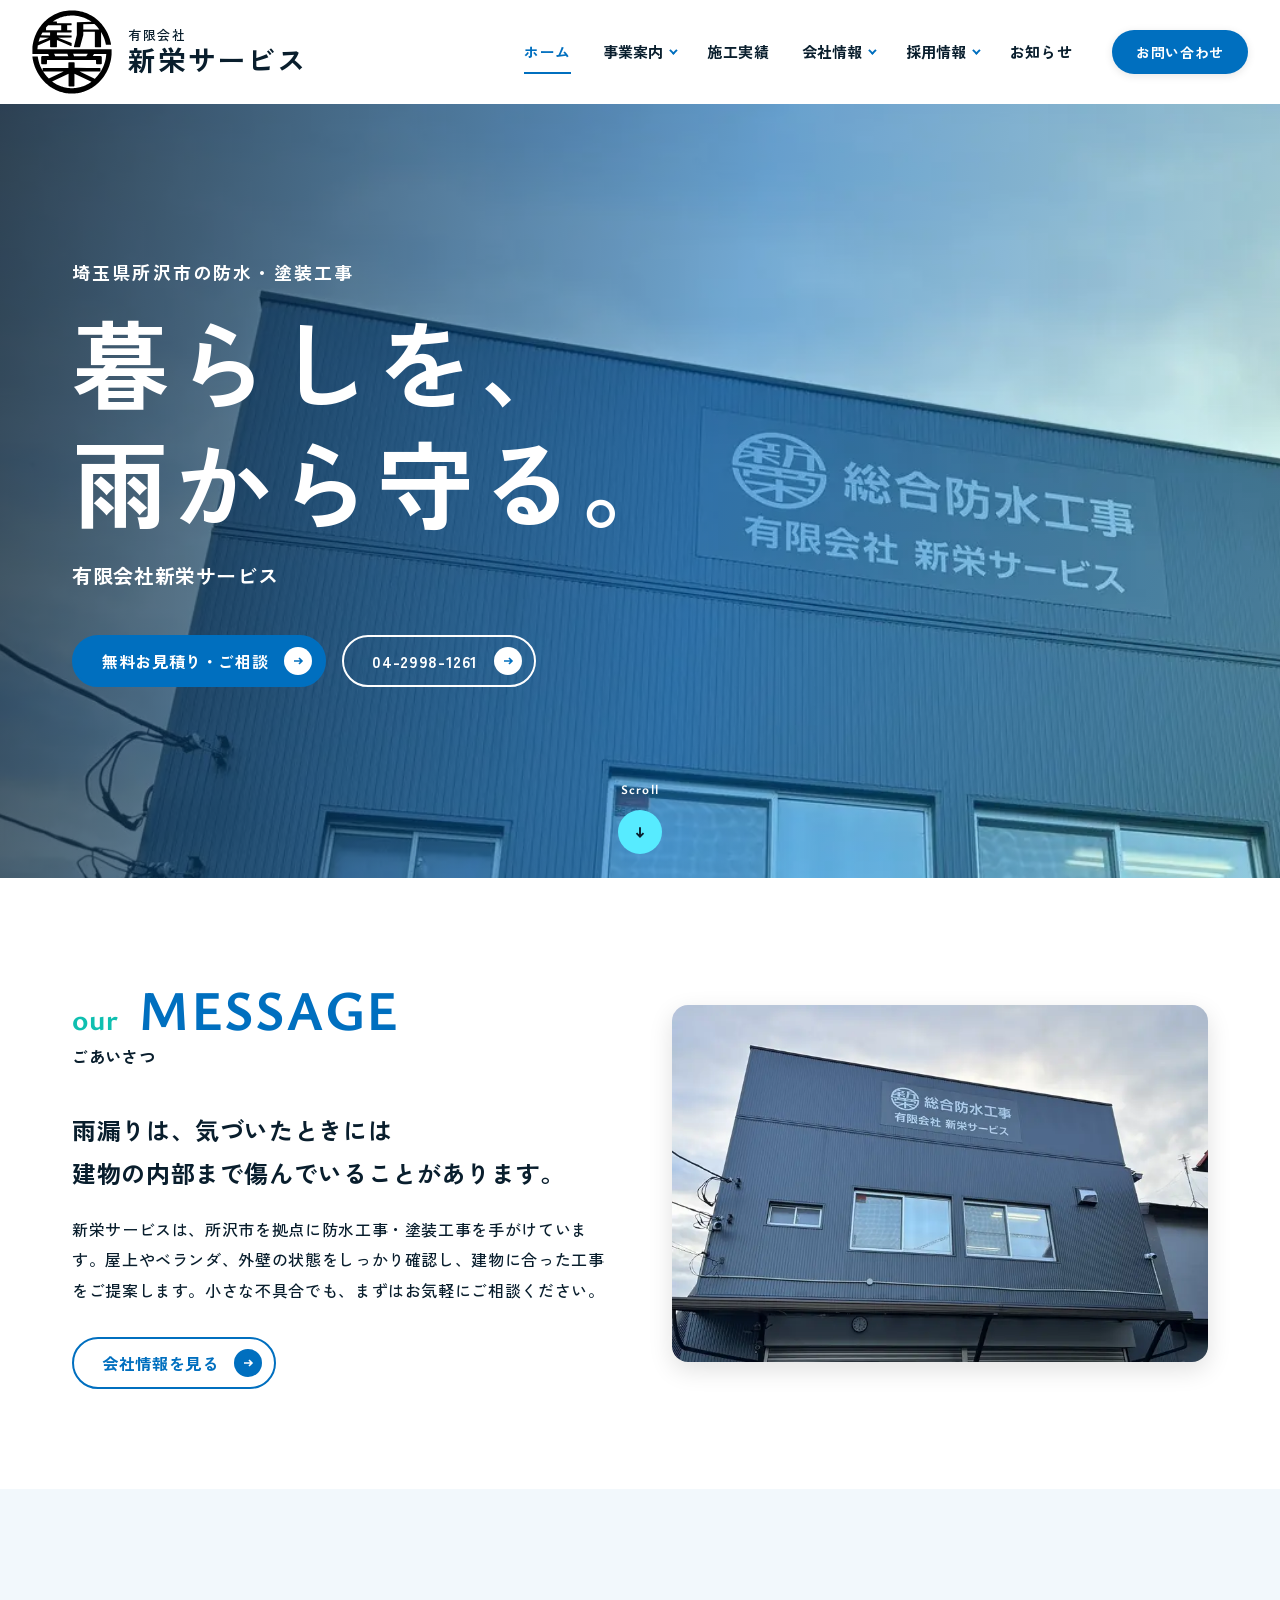
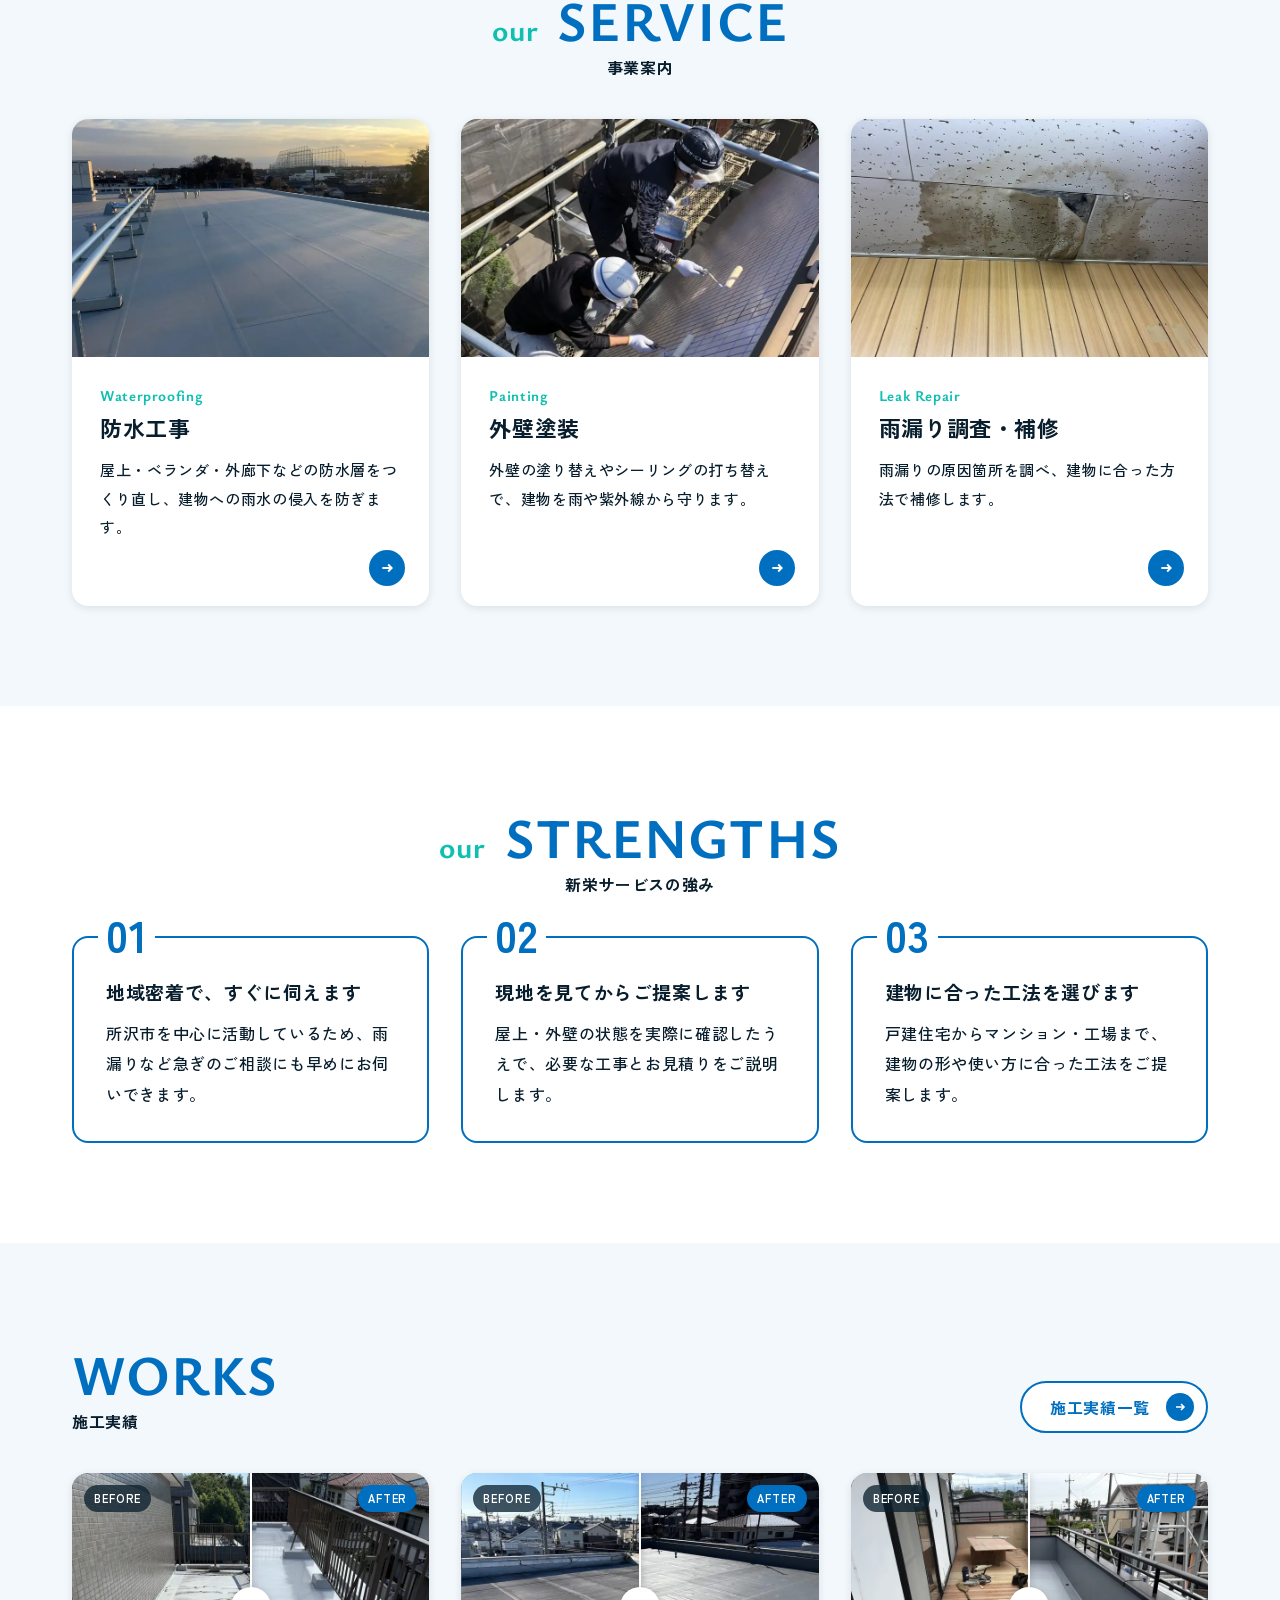
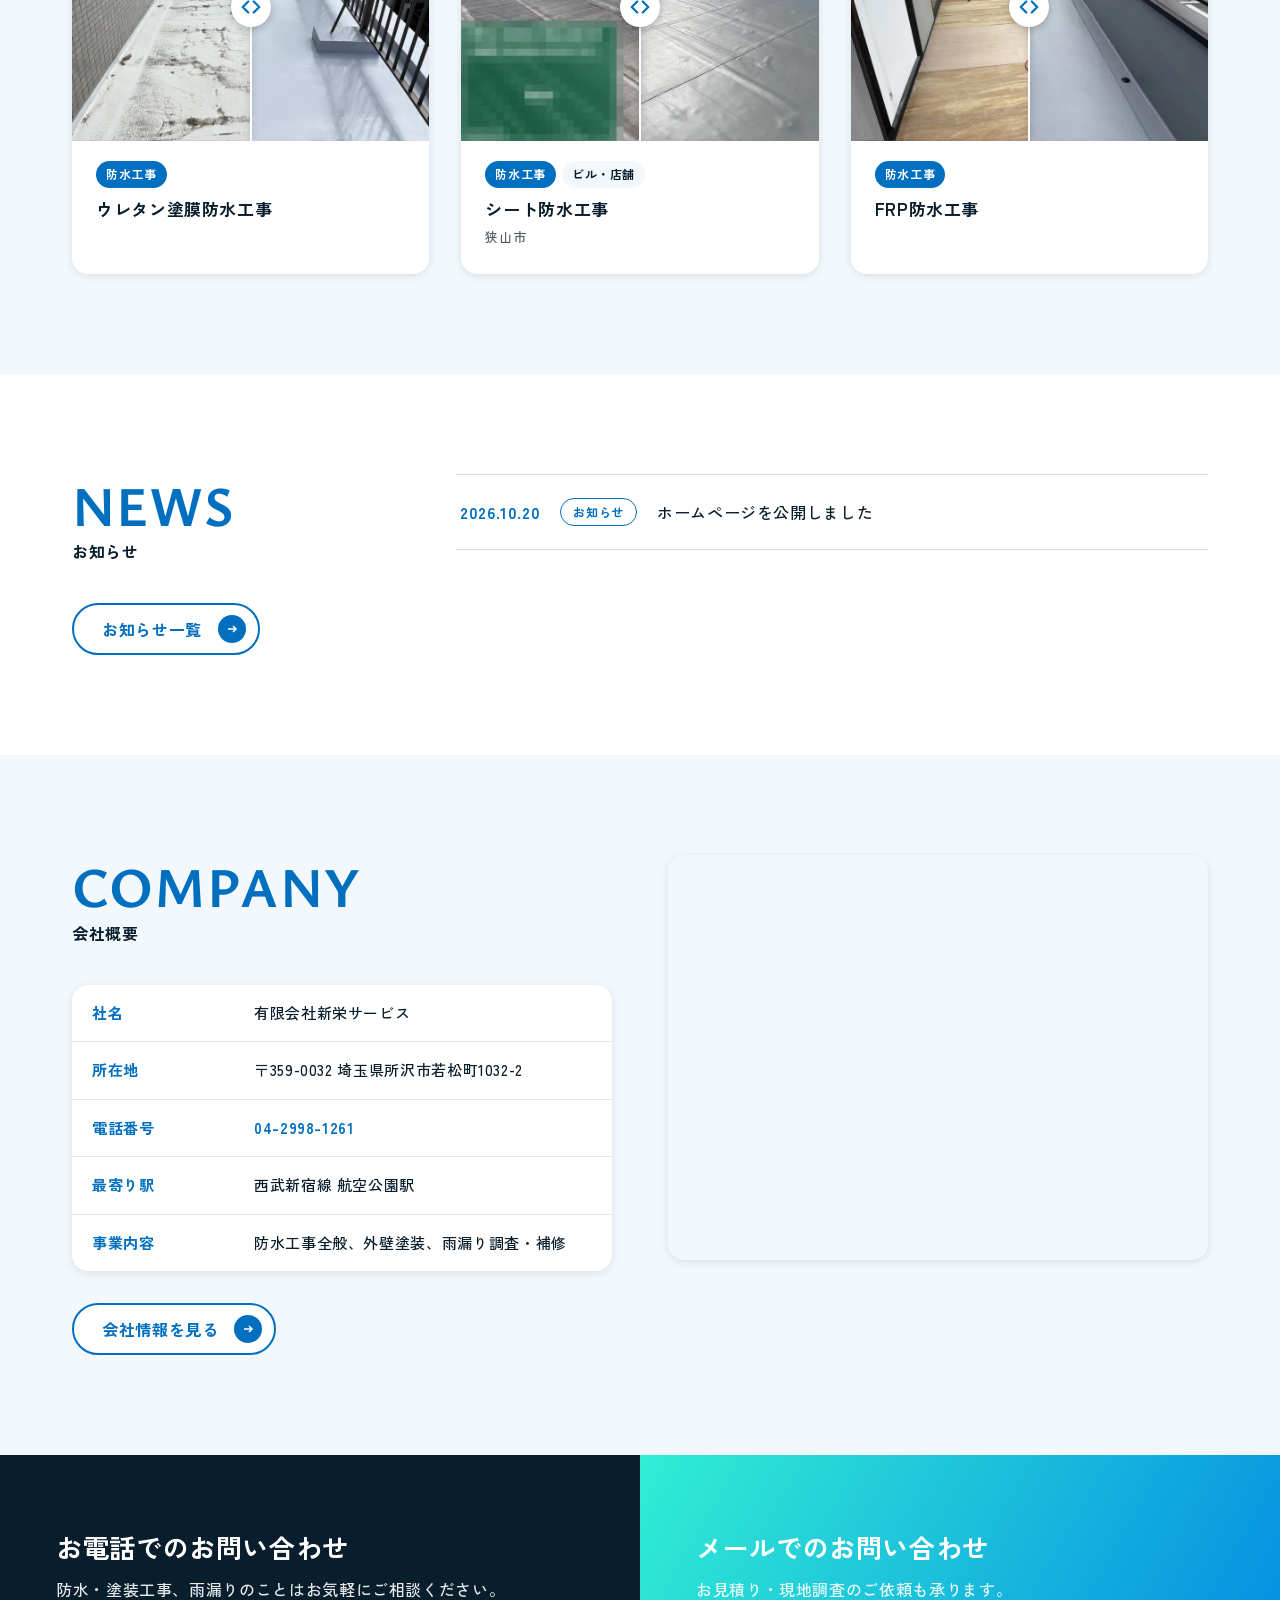
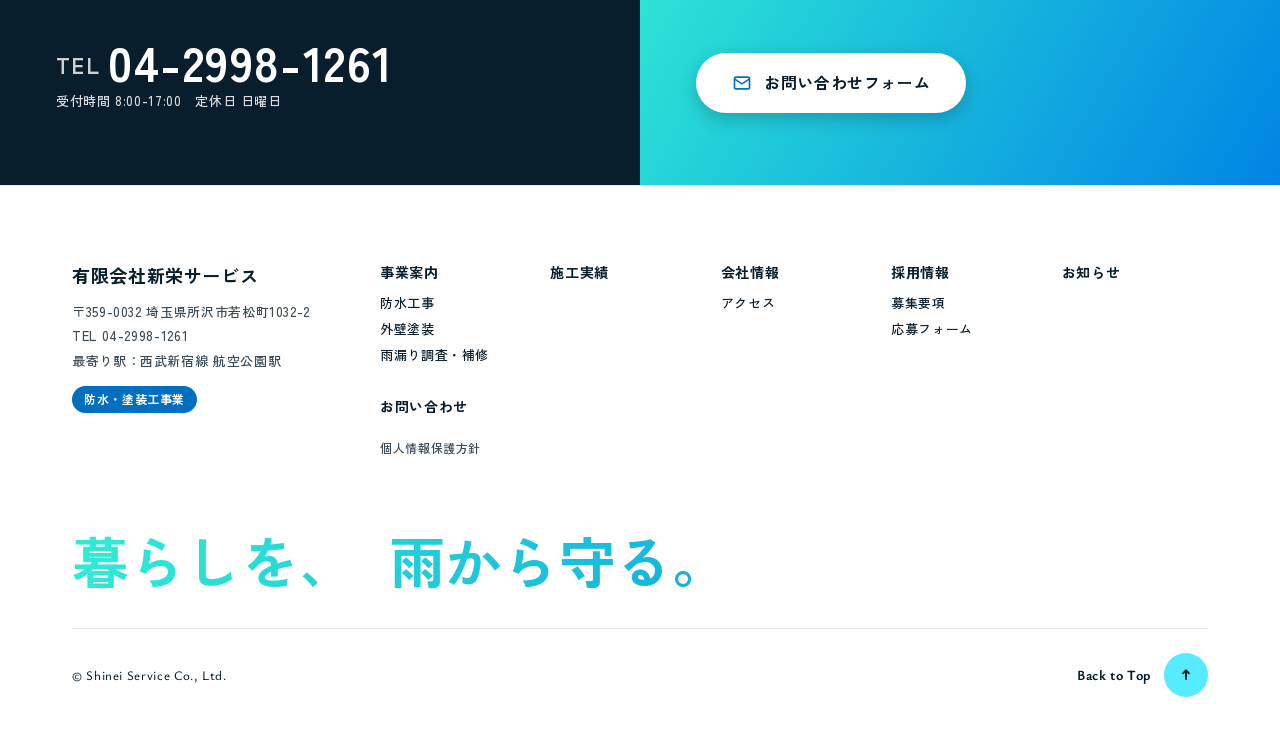
<file: index.html>
<!doctype html>
<html lang="ja">
<head>
<meta charset="UTF-8">
<meta name="viewport" content="width=device-width, initial-scale=1.0">
<title>所沢市の防水工事・外壁塗装・雨漏り補修｜有限会社新栄サービス</title>
<meta name="description" content="有限会社新栄サービスは埼玉県所沢市の防水・塗装工事会社です（1991年創業）。屋上・ベランダの防水工事、外壁塗装、雨漏りの調査・補修は無料でお見積りします。所沢市・狭山市・入間市など埼玉県西部と東京都多摩北部に対応。">
<meta property="og:locale" content="ja_JP">
<meta property="og:site_name" content="有限会社新栄サービス">
<meta property="og:type" content="website">
<meta property="og:title" content="所沢市の防水工事・外壁塗装・雨漏り補修｜有限会社新栄サービス">
<meta property="og:description" content="有限会社新栄サービスは埼玉県所沢市の防水・塗装工事会社です（1991年創業）。屋上・ベランダの防水工事、外壁塗装、雨漏りの調査・補修は無料でお見積りします。所沢市・狭山市・入間市など埼玉県西部と東京都多摩北部に対応。">
<meta property="og:image" content="https://shinei1991.jp/assets/img/common/ogp.jpg">
<meta property="og:image:width" content="1200">
<meta property="og:image:height" content="630">
<meta name="twitter:card" content="summary_large_image">
<!-- ▼ 計測タグ（Google アナリティクス / タグマネージャー）は公開時にここへ追加 -->
<link rel="preload" as="image" href="assets/img/top/hero.webp" imagesrcset="assets/img/top/hero-800.webp 800w, assets/img/top/hero-1200.webp 1200w, assets/img/top/hero.webp 1477w" imagesizes="(max-width: 768px) 160vw, 140vw" fetchpriority="high">
<link rel="preconnect" href="https://fonts.googleapis.com">
<link rel="preconnect" href="https://fonts.gstatic.com" crossorigin>
<link rel="preload" as="style" href="https://fonts.googleapis.com/css2?family=Ysabeau:wght@700&family=Zen+Kaku+Gothic+New:wght@500;700&display=swap">
<link rel="stylesheet" href="https://fonts.googleapis.com/css2?family=Ysabeau:wght@700&family=Zen+Kaku+Gothic+New:wght@500;700&display=swap" media="print" onload="this.media='all'">
<noscript><link rel="stylesheet" href="https://fonts.googleapis.com/css2?family=Ysabeau:wght@700&family=Zen+Kaku+Gothic+New:wght@500;700&display=swap"></noscript>
<link rel="stylesheet" href="assets/css/style.css?v=20261025">
<!-- ▼ SEO（canonical / 構造化データ） -->
<link rel="canonical" href="https://shinei1991.jp/">
<meta property="og:url" content="https://shinei1991.jp/">
<link rel="icon" href="assets/img/common/logo.svg" type="image/svg+xml">
<link rel="apple-touch-icon" href="assets/img/common/apple-touch-icon.png">
<meta name="theme-color" content="#0084E4">
<script type="application/ld+json">
{
  "@context": "https://schema.org",
  "@type": "HomeAndConstructionBusiness",
  "@id": "https://shinei1991.jp/#organization",
  "name": "有限会社新栄サービス",
  "alternateName": "新栄サービス",
  "url": "https://shinei1991.jp/",
  "logo": "https://shinei1991.jp/assets/img/common/logo.svg",
  "image": "https://shinei1991.jp/assets/img/common/ogp.jpg",
  "description": "埼玉県所沢市の防水工事・外壁塗装・雨漏り調査と補修の専門会社。",
  "telephone": "+81-4-2998-1261",
  "foundingDate": "1991-03",
  "address": {
    "@type": "PostalAddress",
    "postalCode": "359-0032",
    "addressRegion": "埼玉県",
    "addressLocality": "所沢市",
    "streetAddress": "若松町1032-2",
    "addressCountry": "JP"
  },
  "openingHoursSpecification": [
    {
      "@type": "OpeningHoursSpecification",
      "dayOfWeek": [
        "Monday",
        "Tuesday",
        "Wednesday",
        "Thursday",
        "Friday",
        "Saturday"
      ],
      "opens": "08:00",
      "closes": "17:00"
    }
  ],
  "areaServed": [
    {
      "@type": "City",
      "name": "所沢市"
    },
    {
      "@type": "City",
      "name": "狭山市"
    },
    {
      "@type": "City",
      "name": "入間市"
    },
    {
      "@type": "City",
      "name": "川越市"
    },
    {
      "@type": "City",
      "name": "新座市"
    },
    {
      "@type": "City",
      "name": "三芳町"
    },
    {
      "@type": "City",
      "name": "東村山市"
    },
    {
      "@type": "City",
      "name": "清瀬市"
    },
    {
      "@type": "City",
      "name": "東大和市"
    }
  ],
  "hasOfferCatalog": {
    "@type": "OfferCatalog",
    "name": "事業内容",
    "itemListElement": [
      {
        "@type": "Offer",
        "itemOffered": {
          "@type": "Service",
          "name": "防水工事",
          "url": "https://shinei1991.jp/waterproofing.html"
        }
      },
      {
        "@type": "Offer",
        "itemOffered": {
          "@type": "Service",
          "name": "外壁塗装",
          "url": "https://shinei1991.jp/painting.html"
        }
      },
      {
        "@type": "Offer",
        "itemOffered": {
          "@type": "Service",
          "name": "雨漏り調査・補修",
          "url": "https://shinei1991.jp/repair.html"
        }
      }
    ]
  }
}
</script>
<script type="application/ld+json">
{
  "@context": "https://schema.org",
  "@type": "WebSite",
  "@id": "https://shinei1991.jp/#website",
  "url": "https://shinei1991.jp/",
  "name": "有限会社新栄サービス",
  "inLanguage": "ja",
  "publisher": {
    "@id": "https://shinei1991.jp/#organization"
  }
}
</script>
</head>

<body class="page-home">

<div class="c-loading" id="loading" aria-hidden="true">
  <div class="c-loading__center">
    <svg class="c-loading__emblem" viewBox="0 0 3956 4135" focusable="false">
      <defs>
        <clipPath id="loadingClip"><path fill-rule="evenodd" clip-rule="evenodd" d="M524.3,2984.4 502.8,2948.4 481.4,2910.1 442.8,2833.5 424.7,2793.6 406.9,2751.2 375.4,2667.0 347.4,2579.3 322.5,2486.3 301.4,2390.2 284.1,2291.4 272.6,2286.5 147.8,2286.3 23.3,2288.1 20.0,2298.8 20.0,2303.6 27.3,2359.0 40.0,2435.8 56.2,2513.9 72.4,2579.8 90.8,2645.1 111.3,2709.9 134.5,2776.0 159.2,2839.6 186.7,2904.3 215.3,2966.5 246.7,3029.7 277.1,3086.5 310.2,3143.8 345.1,3200.1 381.7,3255.1 418.8,3307.2 458.7,3359.7 500.2,3410.9 543.2,3460.7 587.8,3509.1 633.9,3556.1 680.4,3600.8 728.8,3644.2 776.8,3684.6 827.6,3724.5 877.9,3761.5 930.9,3797.9 983.2,3831.4 1038.2,3864.1 1094.1,3894.9 1150.9,3923.8 1208.6,3950.8 1267.1,3975.8 1326.4,3998.9 1384.5,4019.3 1445.1,4038.4 1504.4,4054.9 1566.2,4069.9 1626.5,4082.5 1689.3,4093.3 1750.5,4101.8 1814.0,4108.5 1875.9,4112.9 1938.0,4115.2 2000.4,4115.4 2062.9,4113.5 2125.6,4109.5 2188.0,4103.4 2249.9,4095.2 2311.3,4085.0 2372.0,4072.8 2432.2,4058.6 2493.6,4041.8 2552.5,4023.7 2612.4,4003.0 2671.6,3980.3 2729.9,3955.6 2787.3,3929.1 2843.9,3900.6 2899.4,3870.3 2954.0,3838.2 3007.5,3804.2 3060.0,3768.6 3111.3,3731.1 3163.0,3690.8 3213.5,3648.6 3262.7,3604.8 3310.5,3559.2 3356.9,3511.9 3401.8,3463.1 3444.0,3414.2 3486.0,3362.2 3525.2,3310.3 3562.9,3257.1 3599.1,3202.4 3635.0,3144.2 3668.9,3085.3 3701.0,3025.4 3731.2,2964.6 3759.4,2903.0 3785.8,2840.4 3810.1,2777.1 3831.9,2714.9 3852.3,2650.1 3870.1,2586.6 3885.9,2522.6 3899.8,2458.0 3912.6,2386.9 3922.7,2317.3 3932.1,2229.1 3931.3,2211.6 3932.7,2208.2 3935.9,2205.5 3935.9,1933.5 267.3,1934.1 287.8,1741.6 894.5,1480.1 895.4,1814.4 896.1,1817.8 898.2,1820.8 903.2,1824.5 909.5,1827.3 925.3,1830.7 1201.3,1830.7 1213.0,1828.9 1221.2,1825.9 1228.1,1821.3 1231.5,1816.7 1232.8,1811.1 1233.5,1478.3 1922.8,1772.3 1934.9,1776.3 1942.9,1777.1 1950.7,1775.6 1958.0,1770.9 1959.9,1628.0 1289.8,1360.2 1928.5,1357.9 1939.3,1355.1 1947.3,1351.3 1953.4,1346.4 1956.4,1340.4 1959.2,1313.8 1958.7,1285.3 1956.1,1263.2 1954.5,1260.3 1950.5,1256.5 1938.7,1251.1 1926.3,1249.2 1233.3,1248.9 1233.3,1103.4 1919.5,1103.2 1932.8,1101.6 1943.8,1098.3 1952.3,1092.9 1955.9,1087.0 1958.1,1075.0 1959.1,1063.0 1958.3,1010.6 1951.3,1003.5 1942.9,998.5 1933.5,995.3 1921.3,993.7 1739.3,991.9 1739.2,753.0 1920.4,752.7 1932.8,751.2 1944.3,747.3 1952.6,742.0 1958.2,736.3 1956.5,663.6 1955.1,659.2 1949.7,654.4 1937.3,649.6 1922.2,647.6 1234.0,647.5 1231.6,581.9 1228.1,575.3 1219.5,569.7 1211.2,567.2 1203.4,566.3 1029.4,563.9 1086.9,526.0 1145.6,490.8 1205.6,458.1 1268.4,427.3 1330.5,400.0 1395.4,374.7 1459.4,352.7 1526.2,332.9 1570.5,321.5 1615.2,311.2 1660.1,302.2 1707.3,294.0 1752.8,287.5 1800.6,282.0 1848.5,277.8 1894.7,275.0 1941.0,273.5 1989.3,273.2 2035.4,274.3 2083.4,276.6 2131.3,280.3 2177.0,285.2 2224.4,291.5 2269.7,298.8 2316.6,307.8 2361.4,317.6 2405.8,328.7 2449.9,341.0 2495.6,355.1 2538.9,369.8 2581.9,385.8 2624.5,403.0 2666.6,421.4 2708.3,441.0 2749.5,461.8 2790.2,483.8 2830.3,507.0 2869.8,531.4 2908.8,557.0 2945.5,582.7 2247.4,599.2 2238.6,600.2 2230.9,602.6 2224.1,606.7 2217.9,612.7 2217.6,1229.5 2071.7,1811.5 2071.9,1817.1 2075.0,1821.7 2082.1,1826.4 2090.7,1829.4 2101.7,1831.0 2347.9,1830.7 2357.1,1829.3 2364.3,1826.4 2369.9,1821.9 2374.2,1816.0 2378.3,1806.9 2381.6,1796.0 2536.6,1228.8 2536.9,1072.2 3108.1,1072.2 3108.6,1815.4 3110.5,1820.5 3117.3,1825.5 3129.0,1829.1 3140.5,1830.6 3388.8,1830.3 3396.2,1829.3 3404.2,1826.2 3411.1,1821.2 3414.6,1816.3 3415.9,1810.5 3416.5,1086.6 3457.6,1155.7 3495.9,1228.2 3530.5,1302.3 3561.4,1377.9 3589.5,1456.7 3614.6,1538.9 3636.1,1622.4 3654.6,1709.0 3911.2,1708.9 3900.5,1651.1 3888.0,1592.0 3874.0,1533.5 3858.4,1475.7 3841.3,1418.4 3822.6,1361.7 3802.3,1305.5 3780.6,1249.8 3756.4,1192.7 3730.6,1136.2 3709.4,1093.4 3683.9,1045.5 3655.3,994.9 3624.4,943.6 3593.4,895.2 3560.0,846.3 3503.2,769.6 3442.1,694.7 3377.8,623.3 3310.6,555.5 3240.5,491.4 3167.6,430.9 3092.1,374.3 3014.0,321.6 2933.6,272.9 2851.0,228.2 2766.2,187.6 2679.4,151.2 2590.7,119.0 2500.2,91.2 2408.1,67.9 2316.4,49.4 2221.4,35.0 2127.2,25.4 2078.6,22.3 2029.7,20.3 1933.3,20.0 1837.0,24.3 1743.0,33.0 1648.0,46.6 1553.9,64.9 1461.0,87.7 1369.4,115.1 1279.4,147.0 1192.8,182.6 1106.3,223.2 1023.5,267.3 982.1,291.4 941.2,316.5 862.9,368.8 822.2,398.3 783.8,427.7 746.1,458.1 709.1,489.5 671.3,523.3 634.5,558.0 598.7,593.4 563.9,629.7 530.1,666.7 497.3,704.4 465.5,742.9 434.8,782.1 405.0,822.0 376.3,862.5 348.6,903.7 320.9,947.3 295.3,989.8 270.8,1032.8 247.3,1076.5 224.0,1122.5 202.7,1167.3 181.6,1214.5 162.5,1260.4 143.7,1308.6 126.7,1355.5 110.2,1404.7 95.4,1452.4 81.2,1502.6 68.2,1553.1 56.8,1602.1 37.0,1703.2 28.7,1755.3 21.6,1807.7 20.0,2158.6 25.7,2168.0 800.7,2167.9 802.4,2171.7 823.2,2220.7 839.8,2266.6 504.4,2268.7 489.1,2272.9 478.3,2277.4 469.6,2283.5 463.8,2290.2 458.3,2300.7 454.5,2314.5 455.0,2639.7 460.8,2651.8 469.1,2659.8 475.8,2663.3 483.3,2665.8 502.3,2668.7 570.5,2669.6 638.5,2668.4 716.2,2664.4 735.7,2650.9 740.7,2555.4 741.3,2459.0 1630.4,2455.7 2512.7,2456.2 3166.1,2459.2 3167.6,2638.0 3172.9,2650.5 3179.9,2658.8 3189.1,2664.1 3205.9,2668.5 3413.3,2668.0 3429.9,2663.0 3439.6,2657.4 3447.0,2649.0 3452.0,2636.3 3451.1,2309.8 3448.2,2300.8 3443.3,2291.6 3435.8,2283.3 3425.1,2276.5 3412.3,2271.9 3393.3,2267.7 3005.2,2266.6 3068.6,2167.4 3672.0,2167.5 3667.2,2228.0 3660.2,2290.1 3648.2,2369.5 3633.3,2446.1 3615.2,2521.9 3593.9,2596.7 3569.5,2670.4 3542.0,2743.1 3511.2,2814.7 3477.4,2885.0 3442.4,2950.6 3404.9,3014.3 3366.8,3073.1 3325.1,3131.6 3280.7,3188.9 3231.8,3247.4 3175.3,3310.9 3100.1,3392.0 3101.3,3388.8 2353.6,3032.6 3354.1,3030.7 3365.7,3026.6 3375.3,3019.4 3382.6,3009.7 3386.6,2999.0 3387.1,2943.8 3385.6,2885.4 3383.3,2877.6 3379.6,2870.1 3376.3,2865.4 3371.0,2860.4 3359.4,2854.4 3342.3,2851.4 2724.3,2851.7 2108.4,2848.3 2107.8,2602.9 2103.7,2591.1 2096.4,2581.9 2086.6,2575.6 2072.9,2571.6 1835.2,2571.5 1819.7,2576.4 1810.9,2582.3 1804.1,2592.5 1798.6,2610.3 1798.7,2850.1 1795.3,2851.1 562.8,2851.7 551.0,2854.5 540.6,2859.9 532.1,2868.1 527.4,2876.3 525.5,2892.3 524.2,2921.5ZM3327.2,954.4 3328.3,956.9 2536.9,957.1 2536.3,702.6 3085.9,690.0 3152.3,752.4 3213.9,816.4 3271.6,883.0ZM2098.0,3740.8 2099.4,3134.8 2939.3,3533.7 2889.1,3568.6 2831.5,3605.2 2774.5,3638.5 2714.5,3670.5 2653.1,3700.4 2592.1,3727.2 2533.8,3750.3 2473.0,3771.5 2413.6,3789.6 2351.7,3805.7 2289.3,3819.4 2226.6,3830.4 2163.5,3839.0 2100.1,3845.0 2036.5,3848.5 1970.8,3849.4 1907.0,3847.7 1841.2,3843.4 1775.4,3836.4 1711.7,3827.1 1646.2,3814.8 1579.3,3799.7 1519.2,3783.6 1458.1,3764.4 1397.9,3742.8 1338.7,3718.9 1278.6,3691.8 1219.6,3662.4 1161.8,3630.7 1103.4,3595.8 1044.7,3557.6 993.6,3521.4 1807.9,3137.4 1808.3,3738.4 1809.9,3742.5 1814.3,3749.3 1821.8,3755.4 1830.9,3759.4 1841.2,3762.0 2069.1,3761.9 2081.9,3758.6 2091.4,3753.6 2096.6,3747.2ZM2759.4,2157.7 2681.4,2276.8 2081.1,2277.2 2035.5,2158.0ZM1748.4,2157.6 1793.0,2277.0 1147.8,2277.0 1095.3,2158.0ZM531.3,3005.1 536.2,3010.9 539.4,3012.5 541.4,3020.4 546.3,3025.7 555.3,3029.5 570.0,3031.4 1566.1,3033.5 834.2,3376.3 796.7,3340.0 760.6,3302.4 724.5,3262.2 687.1,3217.8 653.4,3175.4 619.5,3130.6 584.3,3081.8 547.7,3029.0 533.8,3018.0ZM1444.5,752.7 1444.9,992.6 695.2,993.1 694.0,863.5 797.4,752.5ZM894.5,1102.9 894.2,1249.2 441.7,1248.9 519.8,1103.3ZM837.9,1359.9 838.1,1360.8 325.2,1568.5 336.2,1525.0 350.4,1478.4 367.7,1428.0 393.7,1357.9Z"/></clipPath>
        <linearGradient id="loadingGrad" x1="0" y1="0" x2="1" y2="1">
          <stop offset="0" stop-color="#31EED4"/><stop offset="1" stop-color="#0084E4"/>
        </linearGradient>
      </defs>
      <g clip-path="url(#loadingClip)">
        <rect width="3956" height="4135" fill="#DCE7EF"/>
        <g id="loadingLevel" transform="translate(0 4175)">
          <path class="c-loading__wave -back" d="M0,105 L82,92 L165,74 L247,50 L330,23 L412,-6 L494,-34 L577,-60 L659,-82 L742,-98 L824,-108 L907,-110 L989,-105 L1071,-92 L1154,-74 L1236,-50 L1319,-23 L1401,6 L1484,34 L1566,60 L1648,82 L1731,98 L1813,108 L1896,110 L1978,105 L2060,92 L2143,74 L2225,50 L2308,23 L2390,-6 L2472,-34 L2555,-60 L2637,-82 L2720,-98 L2802,-108 L2885,-110 L2967,-105 L3049,-92 L3132,-74 L3214,-50 L3297,-23 L3379,6 L3462,34 L3544,60 L3626,82 L3709,98 L3791,108 L3874,110 L3956,105 L4038,92 L4121,74 L4203,50 L4286,23 L4368,-6 L4450,-34 L4533,-60 L4615,-82 L4698,-98 L4780,-108 L4863,-110 L4945,-105 L5027,-92 L5110,-74 L5192,-50 L5275,-23 L5357,6 L5440,34 L5522,60 L5604,82 L5687,98 L5769,108 L5852,110 L5934,105 L6016,92 L6099,74 L6181,50 L6264,23 L6346,-6 L6428,-34 L6511,-60 L6593,-82 L6676,-98 L6758,-108 L6841,-110 L6923,-105 L7005,-92 L7088,-74 L7170,-50 L7253,-23 L7335,6 L7418,34 L7500,60 L7582,82 L7665,98 L7747,108 L7830,110 L7912,105 V4535 H0 Z" fill="#0FBFB0" opacity=".45"/>
          <path class="c-loading__wave -front" d="M0,0 L82,31 L165,60 L247,85 L330,104 L412,116 L494,120 L577,116 L659,104 L742,85 L824,60 L907,31 L989,0 L1071,-31 L1154,-60 L1236,-85 L1319,-104 L1401,-116 L1484,-120 L1566,-116 L1648,-104 L1731,-85 L1813,-60 L1896,-31 L1978,-0 L2060,31 L2143,60 L2225,85 L2308,104 L2390,116 L2472,120 L2555,116 L2637,104 L2720,85 L2802,60 L2885,31 L2967,0 L3049,-31 L3132,-60 L3214,-85 L3297,-104 L3379,-116 L3462,-120 L3544,-116 L3626,-104 L3709,-85 L3791,-60 L3874,-31 L3956,-0 L4038,31 L4121,60 L4203,85 L4286,104 L4368,116 L4450,120 L4533,116 L4615,104 L4698,85 L4780,60 L4863,31 L4945,0 L5027,-31 L5110,-60 L5192,-85 L5275,-104 L5357,-116 L5440,-120 L5522,-116 L5604,-104 L5687,-85 L5769,-60 L5852,-31 L5934,-0 L6016,31 L6099,60 L6181,85 L6264,104 L6346,116 L6428,120 L6511,116 L6593,104 L6676,85 L6758,60 L6841,31 L6923,0 L7005,-31 L7088,-60 L7170,-85 L7253,-104 L7335,-116 L7418,-120 L7500,-116 L7582,-104 L7665,-85 L7747,-60 L7830,-31 L7912,-0 V4535 H0 Z" fill="url(#loadingGrad)"/>
        </g>
      </g>
    </svg>
    <p class="c-loading__num"><span id="loadingNum">0</span>%</p>
  </div>
  <div class="c-loading__flood"></div>
</div>
<script>/* トップページは毎回表示。下層ページは同じ訪問中の2回目以降は省略 */try{if(!document.body.classList.contains('page-home')&&sessionStorage.getItem('shinei-loaded')){document.getElementById('loading').className+=' is-done';}}catch(e){}</script>

<header class="l-header" id="header">
  <div class="l-header__inner">
    <div class="l-header__logo"><a href="index.html"><img src="assets/img/common/logo.svg" alt="" width="81" height="84"><span class="l-header__name"><small>有限会社</small>新栄サービス</span></a></div>
    <nav class="c-gmenu" aria-label="グローバルメニュー">
      <ul class="c-gmenu__list">
        <li class="-here"><a href="index.html" aria-current="page">ホーム</a></li>
        <li class="-mega">
          <button class="c-gmenu__trigger" type="button" aria-expanded="false">事業案内</button>
          <div class="c-mega"><div class="c-mega__inner">
            <a class="c-mega__top" href="service.html">事業案内トップ</a>
            <ul class="c-mega__links"><li><a href="waterproofing.html">防水工事</a></li><li><a href="painting.html">外壁塗装</a></li><li><a href="repair.html">雨漏り調査・補修</a></li></ul>
          </div></div>
        </li>
        <li class=""><a href="works.html">施工実績</a></li>
        <li class="-mega">
          <button class="c-gmenu__trigger" type="button" aria-expanded="false">会社情報</button>
          <div class="c-mega"><div class="c-mega__inner">
            <a class="c-mega__top" href="company.html">会社概要</a>
            <ul class="c-mega__links"><li><a href="company.html#access">アクセス</a></li></ul>
          </div></div>
        </li>
        <li class="-mega">
          <button class="c-gmenu__trigger" type="button" aria-expanded="false">採用情報</button>
          <div class="c-mega"><div class="c-mega__inner">
            <a class="c-mega__top" href="recruit.html">採用情報トップ</a>
            <ul class="c-mega__links"><li><a href="recruit.html#requirements">募集要項</a></li><li><a href="contact.html?type=recruit">応募フォーム</a></li></ul>
          </div></div>
        </li>
        <li class=""><a href="news.html">お知らせ</a></li>
      </ul>
    </nav>
    <div class="l-header__btns">
      <a href="tel:0429981261" class="c-header-tel">04-2998-1261</a>
      <a href="contact.html" class="c-btn-contact">お問い合わせ</a>
    </div>
    <button class="c-hamburger" id="hamburger" type="button" aria-label="メニューを開く" aria-expanded="false" aria-controls="spnav">
      <span></span><span></span><span></span>
    </button>
  </div>
</header>

<div class="c-spnav" id="spnav" aria-hidden="true">
  <div class="c-spnav__inner">
    <ul class="c-spnav__list">
      <li><a href="index.html">ホーム</a></li>
      <li class="-acc">
        <button type="button" class="c-spnav__toggle" aria-expanded="false">事業案内</button>
        <ul><li><a href="service.html">事業案内トップ</a></li><li><a href="waterproofing.html">防水工事</a></li><li><a href="painting.html">外壁塗装</a></li><li><a href="repair.html">雨漏り調査・補修</a></li></ul>
      </li>
      <li><a href="works.html">施工実績</a></li>
      <li class="-acc">
        <button type="button" class="c-spnav__toggle" aria-expanded="false">会社情報</button>
        <ul><li><a href="company.html">会社概要</a></li><li><a href="company.html#access">アクセス</a></li></ul>
      </li>
      <li class="-acc">
        <button type="button" class="c-spnav__toggle" aria-expanded="false">採用情報</button>
        <ul><li><a href="recruit.html">採用情報トップ</a></li><li><a href="recruit.html#requirements">募集要項</a></li><li><a href="contact.html?type=recruit">応募フォーム</a></li></ul>
      </li>
      <li><a href="news.html">お知らせ</a></li>
      <li><a href="contact.html">お問い合わせ</a></li>
      <li><a href="tel:0429981261">お電話：04-2998-1261</a></li>
      <li class="-small"><a href="privacy.html">個人情報保護方針</a></li>
    </ul>
  </div>
</div>

<main class="l-main">

<section class="p-hero">
  <!-- 画像差し替え：assets/img/top/hero.jpg -->
  <div class="p-hero__img"><img src="assets/img/top/hero.webp" srcset="assets/img/top/hero-800.webp 800w, assets/img/top/hero-1200.webp 1200w, assets/img/top/hero.webp 1477w" sizes="(max-width: 768px) 160vw, 140vw" width="1477" height="1108" alt="" class="c-img" fetchpriority="high" decoding="async"></div>
  <div class="p-hero__inner">
    <p class="p-hero__sub">埼玉県所沢市の防水・塗装工事</p>
    <h1 class="p-hero__catch -draft">暮らしを、<br>雨から守る。</h1>
    <p class="p-hero__name">有限会社新栄サービス</p>
    <div class="p-hero__btns">
      <a href="contact.html" class="c-btn -fill"><span>無料お見積り・ご相談</span></a>
      <a href="tel:0429981261" class="c-btn -white"><span>04-2998-1261</span></a>
    </div>
  </div>
  <a href="#message" class="c-scroll" aria-label="下へスクロール"><span>Scroll</span></a>
</section>

<section class="l-sec" id="message">
  <div class="l-container p-message">
    <div class="p-message__text">
      <h2 class="c-sec-title"><span class="-en"><small>our</small> MESSAGE</span><span class="-jp">ごあいさつ</span></h2>
      <p class="p-message__lead">雨漏りは、気づいたときには<br>建物の内部まで傷んでいることがあります。</p>
      <p>新栄サービスは、所沢市を拠点に防水工事・塗装工事を手がけています。屋上やベランダ、外壁の状態をしっかり確認し、建物に合った工事をご提案します。小さな不具合でも、まずはお気軽にご相談ください。</p>
      <div class="c-align-l"><a href="company.html" class="c-btn"><span>会社情報を見る</span></a></div>
    </div>
    <!-- 画像差し替え：assets/img/top/message.jpg -->
    <figure class="p-message__img"><img src="assets/img/top/message.webp" srcset="assets/img/top/message-800.webp 800w, assets/img/top/message.webp 1200w" sizes="(max-width: 768px) 92vw, 50vw" width="1200" height="800" alt="有限会社新栄サービスの社屋" class="c-img" decoding="async" loading="lazy"></figure>
  </div>
</section>

<section class="l-sec -pale">
  <div class="l-container">
    <h2 class="c-sec-title -center"><span class="-en"><small>our</small> SERVICE</span><span class="-jp">事業案内</span></h2>
    <ul class="c-svc-grid">
      <li>
        <a href="waterproofing.html" class="c-svc-card">
          <!-- 画像：assets/img/service/waterproofing-roof.jpg -->
          <figure><img src="assets/img/service/waterproofing-roof.webp" srcset="assets/img/service/waterproofing-roof-800.webp 800w, assets/img/service/waterproofing-roof.webp 1200w" sizes="(max-width: 768px) 92vw, 50vw" width="1200" height="800" alt="防水工事" class="c-img" decoding="async" loading="lazy"></figure>
          <div class="c-svc-card__body">
            <p class="-en">Waterproofing</p>
            <h3>防水工事</h3>
            <p>屋上・ベランダ・外廊下などの防水層をつくり直し、建物への雨水の侵入を防ぎます。</p>
            <span class="c-arrow" aria-hidden="true"></span>
          </div>
        </a>
      </li>
      <li>
        <a href="painting.html" class="c-svc-card">
          <!-- 画像：assets/img/service/painting-work.jpg -->
          <figure><img src="assets/img/service/painting-work.webp" srcset="assets/img/service/painting-work-800.webp 800w, assets/img/service/painting-work.webp 1200w" sizes="(max-width: 768px) 92vw, 50vw" width="1200" height="800" alt="外壁塗装" class="c-img" decoding="async" loading="lazy"></figure>
          <div class="c-svc-card__body">
            <p class="-en">Painting</p>
            <h3>外壁塗装</h3>
            <p class="-draft">外壁の塗り替えやシーリングの打ち替えで、建物を雨や紫外線から守ります。</p>
            <span class="c-arrow" aria-hidden="true"></span>
          </div>
        </a>
      </li>
      <li>
        <a href="repair.html" class="c-svc-card">
          <!-- 画像：assets/img/service/repair-leak.jpg -->
          <figure><img src="assets/img/service/repair-leak.webp" srcset="assets/img/service/repair-leak-800.webp 800w, assets/img/service/repair-leak.webp 1200w" sizes="(max-width: 768px) 92vw, 50vw" width="1200" height="800" alt="雨漏り調査・補修" class="c-img" decoding="async" loading="lazy"></figure>
          <div class="c-svc-card__body">
            <p class="-en">Leak Repair</p>
            <h3>雨漏り調査・補修</h3>
            <p>雨漏りの原因箇所を調べ、建物に合った方法で補修します。</p>
            <span class="c-arrow" aria-hidden="true"></span>
          </div>
        </a>
      </li>
    </ul>
  </div>
</section>

<section class="l-sec">
  <div class="l-container">
    <h2 class="c-sec-title -center"><span class="-en"><small>our</small> STRENGTHS</span><span class="-jp">新栄サービスの強み</span></h2>
    <ol class="c-points">
      <li><span class="-num">01</span><h3>地域密着で、すぐに伺えます</h3><p>所沢市を中心に活動しているため、雨漏りなど急ぎのご相談にも早めにお伺いできます。</p></li>
      <li><span class="-num">02</span><h3>現地を見てからご提案します</h3><p>屋上・外壁の状態を実際に確認したうえで、必要な工事とお見積りをご説明します。</p></li>
      <li><span class="-num">03</span><h3>建物に合った工法を選びます</h3><p>戸建住宅からマンション・工場まで、建物の形や使い方に合った工法をご提案します。</p></li>
    </ol>
  </div>
</section>

<section class="l-sec -pale">
  <div class="l-container">
    <div class="c-sec-head">
      <h2 class="c-sec-title"><span class="-en">WORKS</span><span class="-jp">施工実績</span></h2>
      <a href="works.html" class="c-btn"><span>施工実績一覧</span></a>
    </div>
    <ul class="c-works-grid">
      <li class="c-works-card" data-cat="waterproofing">
        <!-- 画像：assets/img/works/urethane_before.jpg（施工前）／urethane_after.jpg（施工後） -->
        <div class="c-ba" style="--pos:50%">
          <img src="assets/img/works/urethane_after.webp" srcset="assets/img/works/urethane_after-800.webp 800w, assets/img/works/urethane_after.webp 1200w" sizes="(max-width: 768px) 92vw, 380px" width="1200" height="900" alt="ウレタン塗膜防水工事の施工後" class="c-ba__img" loading="lazy" decoding="async">
          <div class="c-ba__before"><img src="assets/img/works/urethane_before.webp" srcset="assets/img/works/urethane_before-800.webp 800w, assets/img/works/urethane_before.webp 1200w" sizes="(max-width: 768px) 92vw, 380px" width="1200" height="900" alt="ウレタン塗膜防水工事の施工前" class="c-ba__img" loading="lazy" decoding="async"></div>
          <span class="c-ba__label -before" aria-hidden="true">BEFORE</span>
          <span class="c-ba__label -after" aria-hidden="true">AFTER</span>
          <span class="c-ba__handle" aria-hidden="true"></span>
          <input type="range" class="c-ba__range" min="0" max="100" value="50" aria-label="ウレタン塗膜防水工事：施工前と施工後を見比べる">
        </div>
        <div class="c-works-card__body">
          <p class="c-works-card__tags"><span class="-waterproofing">防水工事</span></p>
          <h3>ウレタン塗膜防水工事</h3>
        </div>
      </li>
      <li class="c-works-card" data-cat="waterproofing">
        <!-- 画像：assets/img/works/sheet_before.jpg（施工前）／sheet_after.jpg（施工後） -->
        <div class="c-ba" style="--pos:50%">
          <img src="assets/img/works/sheet_after.webp" srcset="assets/img/works/sheet_after-800.webp 800w, assets/img/works/sheet_after.webp 1200w" sizes="(max-width: 768px) 92vw, 380px" width="1200" height="900" alt="シート防水工事の施工後" class="c-ba__img" loading="lazy" decoding="async">
          <div class="c-ba__before"><img src="assets/img/works/sheet_before.webp" srcset="assets/img/works/sheet_before-800.webp 800w, assets/img/works/sheet_before.webp 1200w" sizes="(max-width: 768px) 92vw, 380px" width="1200" height="900" alt="シート防水工事の施工前" class="c-ba__img" loading="lazy" decoding="async"></div>
          <span class="c-ba__label -before" aria-hidden="true">BEFORE</span>
          <span class="c-ba__label -after" aria-hidden="true">AFTER</span>
          <span class="c-ba__handle" aria-hidden="true"></span>
          <input type="range" class="c-ba__range" min="0" max="100" value="50" aria-label="シート防水工事：施工前と施工後を見比べる">
        </div>
        <div class="c-works-card__body">
          <p class="c-works-card__tags"><span class="-waterproofing">防水工事</span><span>ビル・店舗</span></p>
          <h3>シート防水工事</h3>
          <p class="c-works-card__place">狭山市</p>
        </div>
      </li>
      <li class="c-works-card" data-cat="waterproofing">
        <!-- 画像：assets/img/works/frp_before.jpg（施工前）／frp_after.jpg（施工後） -->
        <div class="c-ba" style="--pos:50%">
          <img src="assets/img/works/frp_after.webp" srcset="assets/img/works/frp_after-800.webp 800w, assets/img/works/frp_after.webp 1200w" sizes="(max-width: 768px) 92vw, 380px" width="1200" height="900" alt="FRP防水工事の施工後" class="c-ba__img" loading="lazy" decoding="async">
          <div class="c-ba__before"><img src="assets/img/works/frp_before.webp" srcset="assets/img/works/frp_before-800.webp 800w, assets/img/works/frp_before.webp 1200w" sizes="(max-width: 768px) 92vw, 380px" width="1200" height="900" alt="FRP防水工事の施工前" class="c-ba__img" loading="lazy" decoding="async"></div>
          <span class="c-ba__label -before" aria-hidden="true">BEFORE</span>
          <span class="c-ba__label -after" aria-hidden="true">AFTER</span>
          <span class="c-ba__handle" aria-hidden="true"></span>
          <input type="range" class="c-ba__range" min="0" max="100" value="50" aria-label="FRP防水工事：施工前と施工後を見比べる">
        </div>
        <div class="c-works-card__body">
          <p class="c-works-card__tags"><span class="-waterproofing">防水工事</span></p>
          <h3>FRP防水工事</h3>
        </div>
      </li>
    </ul>
  </div>
</section>

<section class="l-sec">
  <div class="l-container p-top-news">
    <div>
      <h2 class="c-sec-title"><span class="-en">NEWS</span><span class="-jp">お知らせ</span></h2>
      <div class="c-align-l"><a href="news.html" class="c-btn"><span>お知らせ一覧</span></a></div>
    </div>
    <ul class="c-news">
      <li><span class="-date">2026.10.20</span><span class="-cat">お知らせ</span><span class="-ttl">ホームページを公開しました</span></li>
    </ul>
  </div>
</section>

<section class="l-sec -pale">
  <div class="l-container p-top-company">
    <div>
      <h2 class="c-sec-title"><span class="-en">COMPANY</span><span class="-jp">会社概要</span></h2>
      <table class="c-table -compact"><tbody>
        <tr><th scope="row">社名</th><td>有限会社新栄サービス</td></tr>
        <tr><th scope="row">所在地</th><td>〒359-0032 埼玉県所沢市若松町1032-2</td></tr>
        <tr><th scope="row">電話番号</th><td><a href="tel:0429981261">04-2998-1261</a></td></tr>
        <tr><th scope="row">最寄り駅</th><td>西武新宿線 航空公園駅</td></tr>
        <tr><th scope="row">事業内容</th><td>防水工事全般、外壁塗装、雨漏り調査・補修</td></tr>
      </tbody></table>
      <div class="c-align-l"><a href="company.html" class="c-btn"><span>会社情報を見る</span></a></div>
    </div>
    <div class="c-map">
      <iframe src="https://www.google.com/maps?q=埼玉県所沢市若松町1032-2&amp;output=embed" title="有限会社新栄サービスの地図" loading="lazy" referrerpolicy="no-referrer-when-downgrade"></iframe>
    </div>
  </div>
</section>

</main>

<section class="c-cta">
  <div class="c-cta__box -main">
    <div class="c-cta__head">
      <h2>お電話でのお問い合わせ</h2>
      <p>防水・塗装工事、雨漏りのことはお気軽にご相談ください。</p>
    </div>
    <div class="c-cta__actions">
      <div class="c-cta__tel">
        <a href="tel:0429981261">04-2998-1261</a>
        <p>受付時間 8:00-17:00　定休日 日曜日</p>
      </div>
    </div>
  </div>
  <div class="c-cta__box -sub">
    <div class="c-cta__head">
      <h2>メールでのお問い合わせ</h2>
      <p>お見積り・現地調査のご依頼も承ります。</p>
    </div>
    <div class="c-cta__actions">
      <a href="contact.html" class="c-cta__form">お問い合わせフォーム</a>
    </div>
  </div>
</section>

<footer class="l-footer">
  <div class="l-footer__inner">
    <div class="l-footer__top">
      <div class="l-footer__title">
        有限会社新栄サービス
        <address>
          〒359-0032 埼玉県所沢市若松町1032-2<br>
          TEL <a href="tel:0429981261">04-2998-1261</a><br>
          最寄り駅：西武新宿線 航空公園駅
        </address>
        <p class="l-footer__biz">防水・塗装工事業</p>
      </div>
      <nav class="l-footer__nav" aria-label="フッターメニュー">
        <div><p class="-head"><a href="service.html">事業案内</a></p><ul><li><a href="waterproofing.html">防水工事</a></li><li><a href="painting.html">外壁塗装</a></li><li><a href="repair.html">雨漏り調査・補修</a></li></ul></div><div><p class="-head"><a href="works.html">施工実績</a></p></div><div><p class="-head"><a href="company.html">会社情報</a></p><ul><li><a href="company.html#access">アクセス</a></li></ul></div><div><p class="-head"><a href="recruit.html">採用情報</a></p><ul><li><a href="recruit.html#requirements">募集要項</a></li><li><a href="contact.html?type=recruit">応募フォーム</a></li></ul></div><div><p class="-head"><a href="news.html">お知らせ</a></p></div><div><p class="-head"><a href="contact.html">お問い合わせ</a></p><p class="-small"><a href="privacy.html">個人情報保護方針</a></p></div>
      </nav>
    </div>
    <div class="l-footer__copy">
      <p class="-draft"><span>暮らしを、</span><span>雨から守る。</span></p>
    </div>
    <div class="l-footer__bottom">
      <small>&copy; Shinei Service Co., Ltd.</small>
      <a class="c-pagetop" href="#" aria-label="ページトップへ戻る"><span>Back to Top</span></a>
    </div>
  </div>
</footer>

<script src="assets/js/main.js?v=20261025"></script>
</body>
</html>
</file>
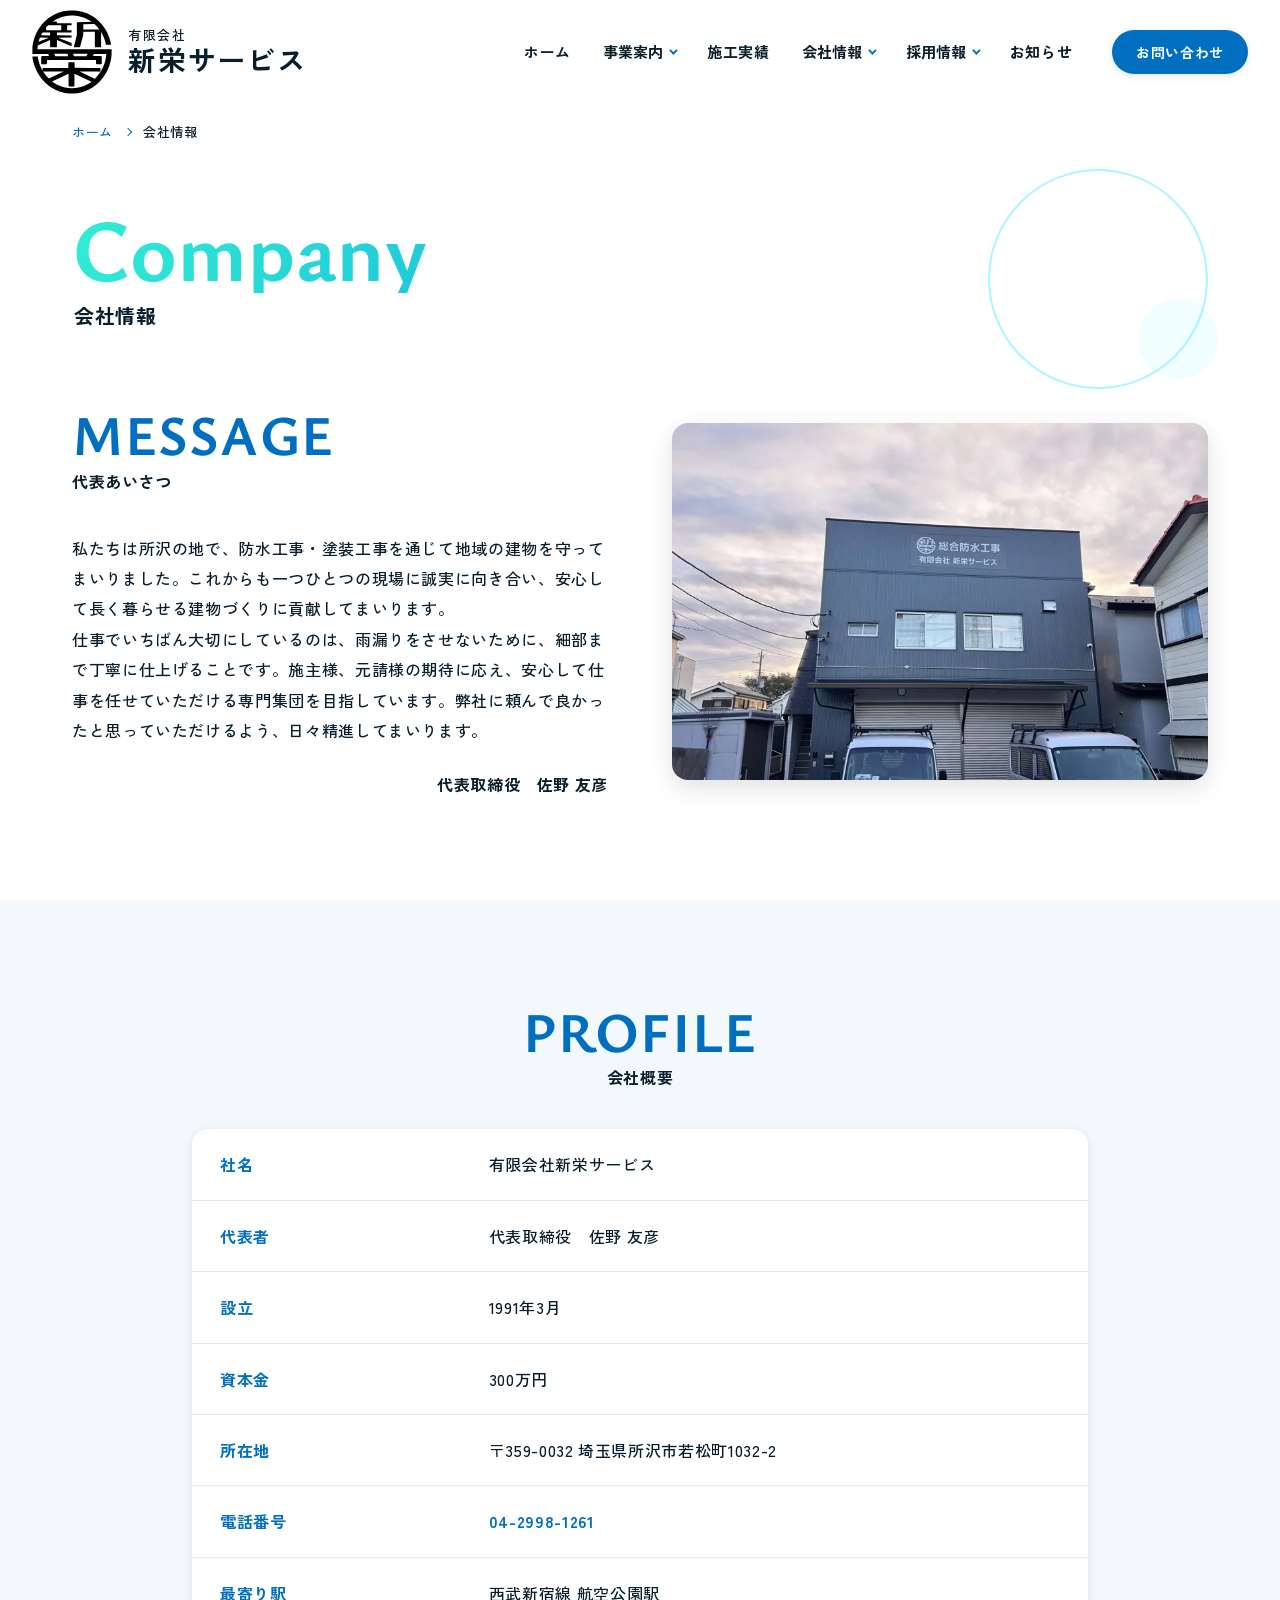
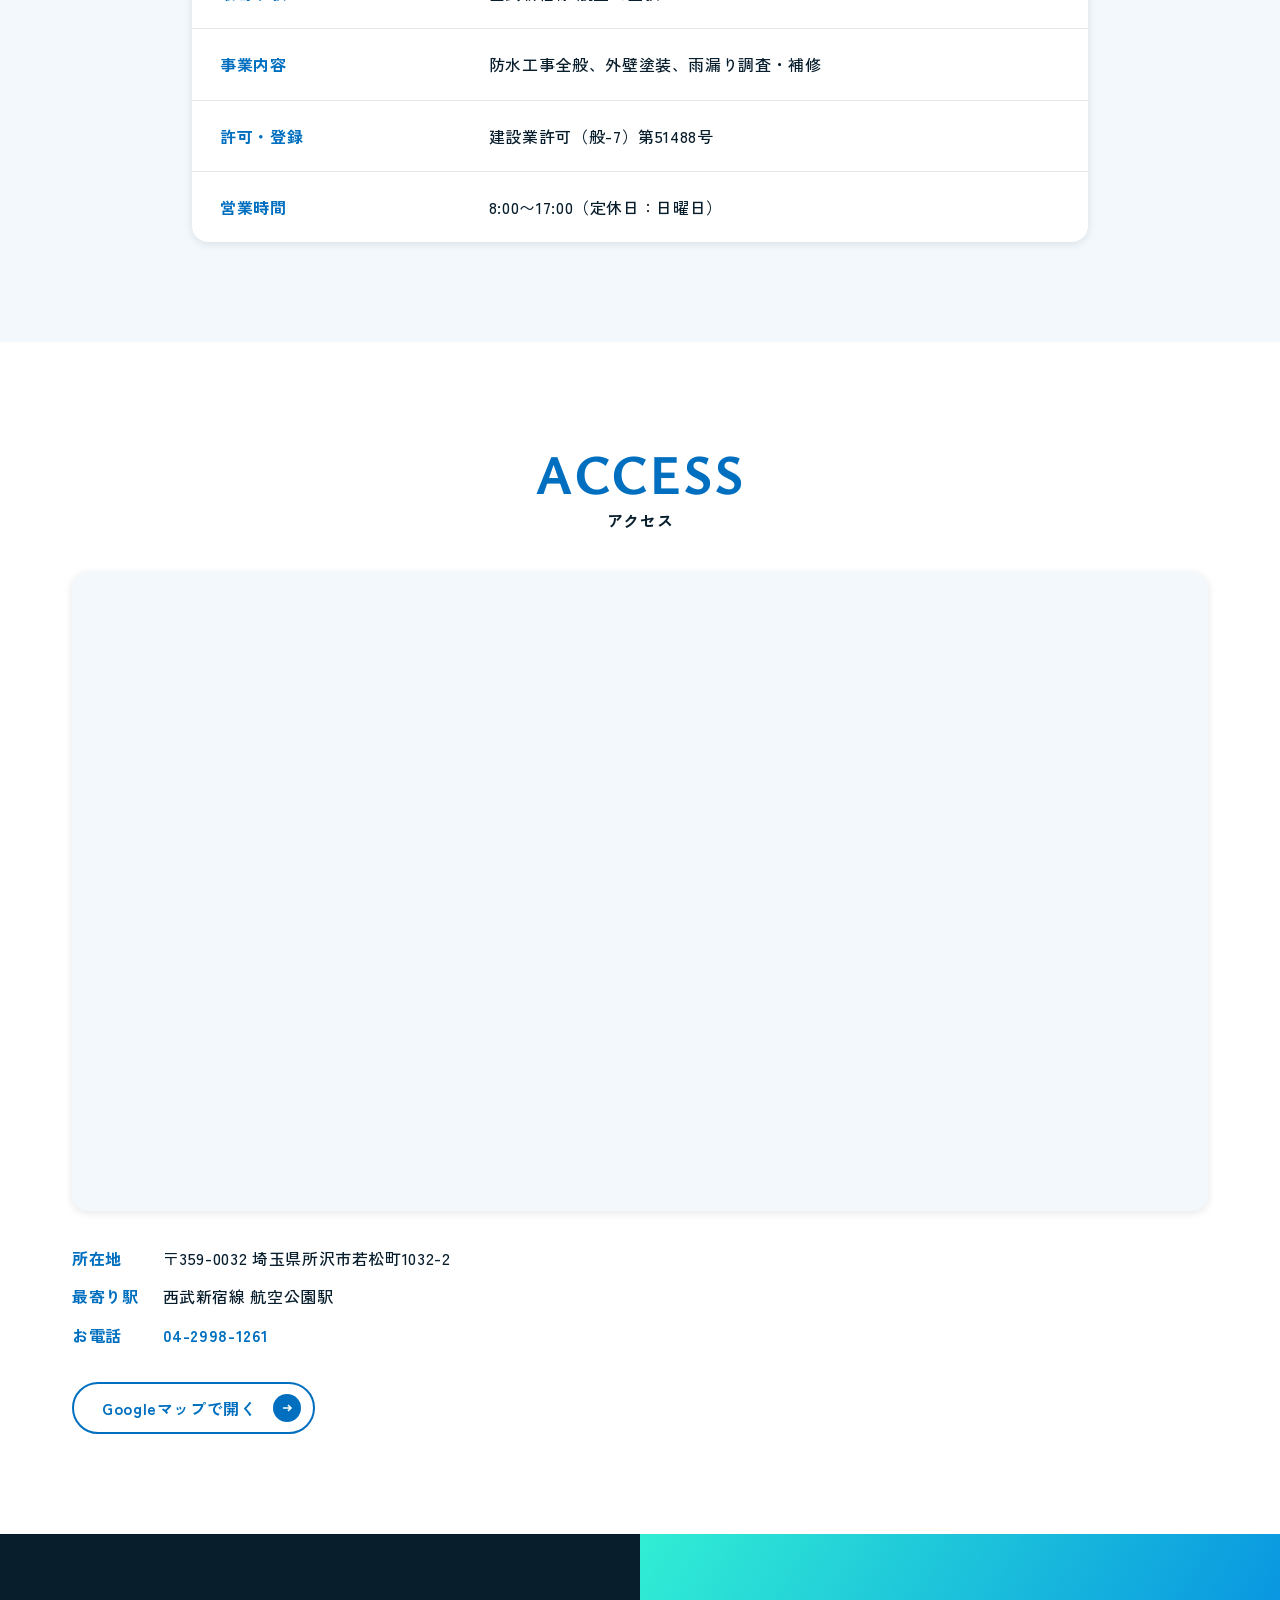
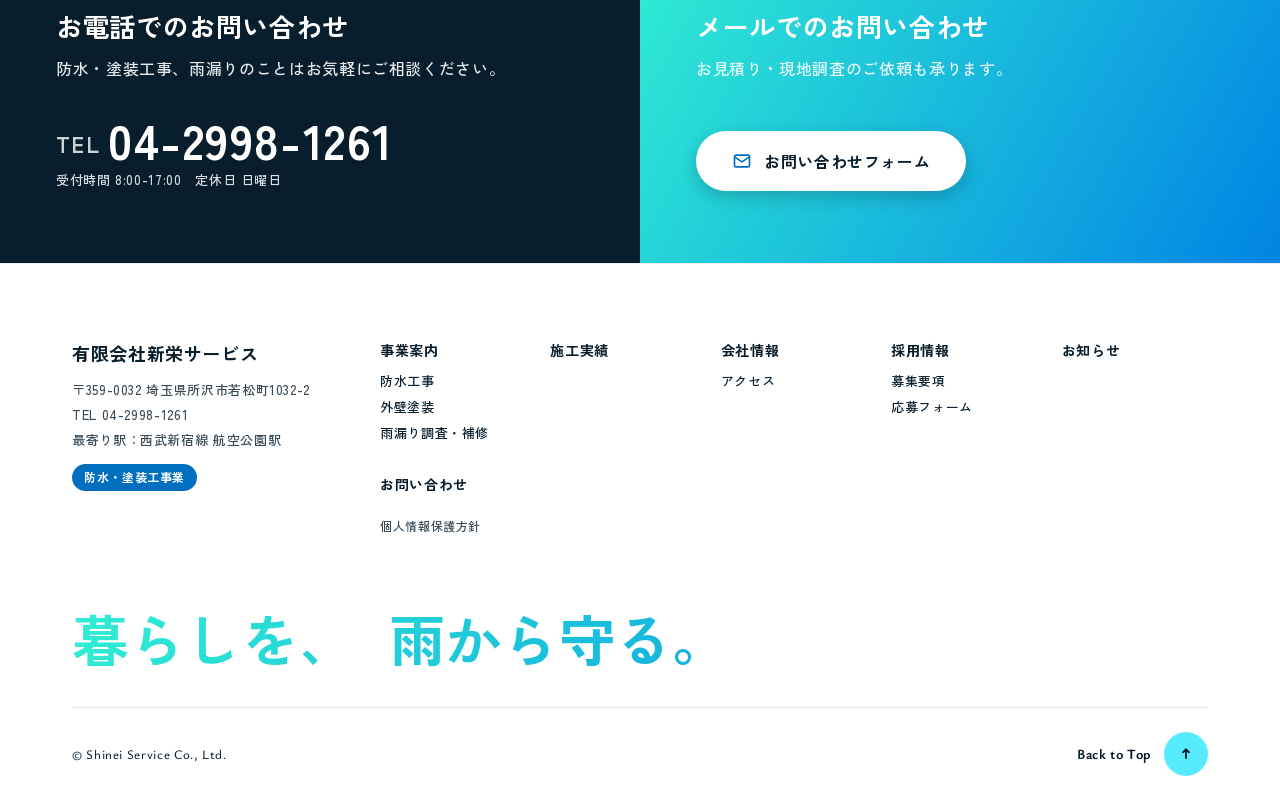
<file: company.html>
<!doctype html>
<html lang="ja">
<head>
<meta charset="UTF-8">
<meta name="viewport" content="width=device-width, initial-scale=1.0">
<title>会社情報｜埼玉県所沢市の防水・塗装工事｜有限会社新栄サービス</title>
<meta name="description" content="有限会社新栄サービスの会社概要とアクセス。〒359-0032 埼玉県所沢市若松町1032-2（最寄り駅：航空公園駅）。">
<meta property="og:locale" content="ja_JP">
<meta property="og:site_name" content="有限会社新栄サービス">
<meta property="og:type" content="article">
<meta property="og:title" content="会社情報｜埼玉県所沢市の防水・塗装工事｜有限会社新栄サービス">
<meta property="og:description" content="有限会社新栄サービスの会社概要とアクセス。〒359-0032 埼玉県所沢市若松町1032-2（最寄り駅：航空公園駅）。">
<meta property="og:image" content="https://shinei1991.jp/assets/img/common/ogp.jpg">
<meta property="og:image:width" content="1200">
<meta property="og:image:height" content="630">
<meta name="twitter:card" content="summary_large_image">
<!-- ▼ 計測タグ（Google アナリティクス / タグマネージャー）は公開時にここへ追加 -->
<link rel="preconnect" href="https://fonts.googleapis.com">
<link rel="preconnect" href="https://fonts.gstatic.com" crossorigin>
<link rel="preload" as="style" href="https://fonts.googleapis.com/css2?family=Ysabeau:wght@700&family=Zen+Kaku+Gothic+New:wght@500;700&display=swap">
<link rel="stylesheet" href="https://fonts.googleapis.com/css2?family=Ysabeau:wght@700&family=Zen+Kaku+Gothic+New:wght@500;700&display=swap" media="print" onload="this.media='all'">
<noscript><link rel="stylesheet" href="https://fonts.googleapis.com/css2?family=Ysabeau:wght@700&family=Zen+Kaku+Gothic+New:wght@500;700&display=swap"></noscript>
<link rel="stylesheet" href="assets/css/style.css?v=20261025">
<!-- ▼ SEO（canonical / 構造化データ） -->
<link rel="canonical" href="https://shinei1991.jp/company.html">
<meta property="og:url" content="https://shinei1991.jp/company.html">
<link rel="icon" href="assets/img/common/logo.svg" type="image/svg+xml">
<link rel="apple-touch-icon" href="assets/img/common/apple-touch-icon.png">
<meta name="theme-color" content="#0084E4">
<script type="application/ld+json">
{
  "@context": "https://schema.org",
  "@type": "BreadcrumbList",
  "itemListElement": [
    {
      "@type": "ListItem",
      "position": 1,
      "name": "ホーム",
      "item": "https://shinei1991.jp/"
    },
    {
      "@type": "ListItem",
      "position": 2,
      "name": "会社情報",
      "item": "https://shinei1991.jp/company.html"
    }
  ]
}
</script>
</head>

<body class="page-company">

<div class="c-loading" id="loading" aria-hidden="true">
  <div class="c-loading__center">
    <svg class="c-loading__emblem" viewBox="0 0 3956 4135" focusable="false">
      <defs>
        <clipPath id="loadingClip"><path fill-rule="evenodd" clip-rule="evenodd" d="M524.3,2984.4 502.8,2948.4 481.4,2910.1 442.8,2833.5 424.7,2793.6 406.9,2751.2 375.4,2667.0 347.4,2579.3 322.5,2486.3 301.4,2390.2 284.1,2291.4 272.6,2286.5 147.8,2286.3 23.3,2288.1 20.0,2298.8 20.0,2303.6 27.3,2359.0 40.0,2435.8 56.2,2513.9 72.4,2579.8 90.8,2645.1 111.3,2709.9 134.5,2776.0 159.2,2839.6 186.7,2904.3 215.3,2966.5 246.7,3029.7 277.1,3086.5 310.2,3143.8 345.1,3200.1 381.7,3255.1 418.8,3307.2 458.7,3359.7 500.2,3410.9 543.2,3460.7 587.8,3509.1 633.9,3556.1 680.4,3600.8 728.8,3644.2 776.8,3684.6 827.6,3724.5 877.9,3761.5 930.9,3797.9 983.2,3831.4 1038.2,3864.1 1094.1,3894.9 1150.9,3923.8 1208.6,3950.8 1267.1,3975.8 1326.4,3998.9 1384.5,4019.3 1445.1,4038.4 1504.4,4054.9 1566.2,4069.9 1626.5,4082.5 1689.3,4093.3 1750.5,4101.8 1814.0,4108.5 1875.9,4112.9 1938.0,4115.2 2000.4,4115.4 2062.9,4113.5 2125.6,4109.5 2188.0,4103.4 2249.9,4095.2 2311.3,4085.0 2372.0,4072.8 2432.2,4058.6 2493.6,4041.8 2552.5,4023.7 2612.4,4003.0 2671.6,3980.3 2729.9,3955.6 2787.3,3929.1 2843.9,3900.6 2899.4,3870.3 2954.0,3838.2 3007.5,3804.2 3060.0,3768.6 3111.3,3731.1 3163.0,3690.8 3213.5,3648.6 3262.7,3604.8 3310.5,3559.2 3356.9,3511.9 3401.8,3463.1 3444.0,3414.2 3486.0,3362.2 3525.2,3310.3 3562.9,3257.1 3599.1,3202.4 3635.0,3144.2 3668.9,3085.3 3701.0,3025.4 3731.2,2964.6 3759.4,2903.0 3785.8,2840.4 3810.1,2777.1 3831.9,2714.9 3852.3,2650.1 3870.1,2586.6 3885.9,2522.6 3899.8,2458.0 3912.6,2386.9 3922.7,2317.3 3932.1,2229.1 3931.3,2211.6 3932.7,2208.2 3935.9,2205.5 3935.9,1933.5 267.3,1934.1 287.8,1741.6 894.5,1480.1 895.4,1814.4 896.1,1817.8 898.2,1820.8 903.2,1824.5 909.5,1827.3 925.3,1830.7 1201.3,1830.7 1213.0,1828.9 1221.2,1825.9 1228.1,1821.3 1231.5,1816.7 1232.8,1811.1 1233.5,1478.3 1922.8,1772.3 1934.9,1776.3 1942.9,1777.1 1950.7,1775.6 1958.0,1770.9 1959.9,1628.0 1289.8,1360.2 1928.5,1357.9 1939.3,1355.1 1947.3,1351.3 1953.4,1346.4 1956.4,1340.4 1959.2,1313.8 1958.7,1285.3 1956.1,1263.2 1954.5,1260.3 1950.5,1256.5 1938.7,1251.1 1926.3,1249.2 1233.3,1248.9 1233.3,1103.4 1919.5,1103.2 1932.8,1101.6 1943.8,1098.3 1952.3,1092.9 1955.9,1087.0 1958.1,1075.0 1959.1,1063.0 1958.3,1010.6 1951.3,1003.5 1942.9,998.5 1933.5,995.3 1921.3,993.7 1739.3,991.9 1739.2,753.0 1920.4,752.7 1932.8,751.2 1944.3,747.3 1952.6,742.0 1958.2,736.3 1956.5,663.6 1955.1,659.2 1949.7,654.4 1937.3,649.6 1922.2,647.6 1234.0,647.5 1231.6,581.9 1228.1,575.3 1219.5,569.7 1211.2,567.2 1203.4,566.3 1029.4,563.9 1086.9,526.0 1145.6,490.8 1205.6,458.1 1268.4,427.3 1330.5,400.0 1395.4,374.7 1459.4,352.7 1526.2,332.9 1570.5,321.5 1615.2,311.2 1660.1,302.2 1707.3,294.0 1752.8,287.5 1800.6,282.0 1848.5,277.8 1894.7,275.0 1941.0,273.5 1989.3,273.2 2035.4,274.3 2083.4,276.6 2131.3,280.3 2177.0,285.2 2224.4,291.5 2269.7,298.8 2316.6,307.8 2361.4,317.6 2405.8,328.7 2449.9,341.0 2495.6,355.1 2538.9,369.8 2581.9,385.8 2624.5,403.0 2666.6,421.4 2708.3,441.0 2749.5,461.8 2790.2,483.8 2830.3,507.0 2869.8,531.4 2908.8,557.0 2945.5,582.7 2247.4,599.2 2238.6,600.2 2230.9,602.6 2224.1,606.7 2217.9,612.7 2217.6,1229.5 2071.7,1811.5 2071.9,1817.1 2075.0,1821.7 2082.1,1826.4 2090.7,1829.4 2101.7,1831.0 2347.9,1830.7 2357.1,1829.3 2364.3,1826.4 2369.9,1821.9 2374.2,1816.0 2378.3,1806.9 2381.6,1796.0 2536.6,1228.8 2536.9,1072.2 3108.1,1072.2 3108.6,1815.4 3110.5,1820.5 3117.3,1825.5 3129.0,1829.1 3140.5,1830.6 3388.8,1830.3 3396.2,1829.3 3404.2,1826.2 3411.1,1821.2 3414.6,1816.3 3415.9,1810.5 3416.5,1086.6 3457.6,1155.7 3495.9,1228.2 3530.5,1302.3 3561.4,1377.9 3589.5,1456.7 3614.6,1538.9 3636.1,1622.4 3654.6,1709.0 3911.2,1708.9 3900.5,1651.1 3888.0,1592.0 3874.0,1533.5 3858.4,1475.7 3841.3,1418.4 3822.6,1361.7 3802.3,1305.5 3780.6,1249.8 3756.4,1192.7 3730.6,1136.2 3709.4,1093.4 3683.9,1045.5 3655.3,994.9 3624.4,943.6 3593.4,895.2 3560.0,846.3 3503.2,769.6 3442.1,694.7 3377.8,623.3 3310.6,555.5 3240.5,491.4 3167.6,430.9 3092.1,374.3 3014.0,321.6 2933.6,272.9 2851.0,228.2 2766.2,187.6 2679.4,151.2 2590.7,119.0 2500.2,91.2 2408.1,67.9 2316.4,49.4 2221.4,35.0 2127.2,25.4 2078.6,22.3 2029.7,20.3 1933.3,20.0 1837.0,24.3 1743.0,33.0 1648.0,46.6 1553.9,64.9 1461.0,87.7 1369.4,115.1 1279.4,147.0 1192.8,182.6 1106.3,223.2 1023.5,267.3 982.1,291.4 941.2,316.5 862.9,368.8 822.2,398.3 783.8,427.7 746.1,458.1 709.1,489.5 671.3,523.3 634.5,558.0 598.7,593.4 563.9,629.7 530.1,666.7 497.3,704.4 465.5,742.9 434.8,782.1 405.0,822.0 376.3,862.5 348.6,903.7 320.9,947.3 295.3,989.8 270.8,1032.8 247.3,1076.5 224.0,1122.5 202.7,1167.3 181.6,1214.5 162.5,1260.4 143.7,1308.6 126.7,1355.5 110.2,1404.7 95.4,1452.4 81.2,1502.6 68.2,1553.1 56.8,1602.1 37.0,1703.2 28.7,1755.3 21.6,1807.7 20.0,2158.6 25.7,2168.0 800.7,2167.9 802.4,2171.7 823.2,2220.7 839.8,2266.6 504.4,2268.7 489.1,2272.9 478.3,2277.4 469.6,2283.5 463.8,2290.2 458.3,2300.7 454.5,2314.5 455.0,2639.7 460.8,2651.8 469.1,2659.8 475.8,2663.3 483.3,2665.8 502.3,2668.7 570.5,2669.6 638.5,2668.4 716.2,2664.4 735.7,2650.9 740.7,2555.4 741.3,2459.0 1630.4,2455.7 2512.7,2456.2 3166.1,2459.2 3167.6,2638.0 3172.9,2650.5 3179.9,2658.8 3189.1,2664.1 3205.9,2668.5 3413.3,2668.0 3429.9,2663.0 3439.6,2657.4 3447.0,2649.0 3452.0,2636.3 3451.1,2309.8 3448.2,2300.8 3443.3,2291.6 3435.8,2283.3 3425.1,2276.5 3412.3,2271.9 3393.3,2267.7 3005.2,2266.6 3068.6,2167.4 3672.0,2167.5 3667.2,2228.0 3660.2,2290.1 3648.2,2369.5 3633.3,2446.1 3615.2,2521.9 3593.9,2596.7 3569.5,2670.4 3542.0,2743.1 3511.2,2814.7 3477.4,2885.0 3442.4,2950.6 3404.9,3014.3 3366.8,3073.1 3325.1,3131.6 3280.7,3188.9 3231.8,3247.4 3175.3,3310.9 3100.1,3392.0 3101.3,3388.8 2353.6,3032.6 3354.1,3030.7 3365.7,3026.6 3375.3,3019.4 3382.6,3009.7 3386.6,2999.0 3387.1,2943.8 3385.6,2885.4 3383.3,2877.6 3379.6,2870.1 3376.3,2865.4 3371.0,2860.4 3359.4,2854.4 3342.3,2851.4 2724.3,2851.7 2108.4,2848.3 2107.8,2602.9 2103.7,2591.1 2096.4,2581.9 2086.6,2575.6 2072.9,2571.6 1835.2,2571.5 1819.7,2576.4 1810.9,2582.3 1804.1,2592.5 1798.6,2610.3 1798.7,2850.1 1795.3,2851.1 562.8,2851.7 551.0,2854.5 540.6,2859.9 532.1,2868.1 527.4,2876.3 525.5,2892.3 524.2,2921.5ZM3327.2,954.4 3328.3,956.9 2536.9,957.1 2536.3,702.6 3085.9,690.0 3152.3,752.4 3213.9,816.4 3271.6,883.0ZM2098.0,3740.8 2099.4,3134.8 2939.3,3533.7 2889.1,3568.6 2831.5,3605.2 2774.5,3638.5 2714.5,3670.5 2653.1,3700.4 2592.1,3727.2 2533.8,3750.3 2473.0,3771.5 2413.6,3789.6 2351.7,3805.7 2289.3,3819.4 2226.6,3830.4 2163.5,3839.0 2100.1,3845.0 2036.5,3848.5 1970.8,3849.4 1907.0,3847.7 1841.2,3843.4 1775.4,3836.4 1711.7,3827.1 1646.2,3814.8 1579.3,3799.7 1519.2,3783.6 1458.1,3764.4 1397.9,3742.8 1338.7,3718.9 1278.6,3691.8 1219.6,3662.4 1161.8,3630.7 1103.4,3595.8 1044.7,3557.6 993.6,3521.4 1807.9,3137.4 1808.3,3738.4 1809.9,3742.5 1814.3,3749.3 1821.8,3755.4 1830.9,3759.4 1841.2,3762.0 2069.1,3761.9 2081.9,3758.6 2091.4,3753.6 2096.6,3747.2ZM2759.4,2157.7 2681.4,2276.8 2081.1,2277.2 2035.5,2158.0ZM1748.4,2157.6 1793.0,2277.0 1147.8,2277.0 1095.3,2158.0ZM531.3,3005.1 536.2,3010.9 539.4,3012.5 541.4,3020.4 546.3,3025.7 555.3,3029.5 570.0,3031.4 1566.1,3033.5 834.2,3376.3 796.7,3340.0 760.6,3302.4 724.5,3262.2 687.1,3217.8 653.4,3175.4 619.5,3130.6 584.3,3081.8 547.7,3029.0 533.8,3018.0ZM1444.5,752.7 1444.9,992.6 695.2,993.1 694.0,863.5 797.4,752.5ZM894.5,1102.9 894.2,1249.2 441.7,1248.9 519.8,1103.3ZM837.9,1359.9 838.1,1360.8 325.2,1568.5 336.2,1525.0 350.4,1478.4 367.7,1428.0 393.7,1357.9Z"/></clipPath>
        <linearGradient id="loadingGrad" x1="0" y1="0" x2="1" y2="1">
          <stop offset="0" stop-color="#31EED4"/><stop offset="1" stop-color="#0084E4"/>
        </linearGradient>
      </defs>
      <g clip-path="url(#loadingClip)">
        <rect width="3956" height="4135" fill="#DCE7EF"/>
        <g id="loadingLevel" transform="translate(0 4175)">
          <path class="c-loading__wave -back" d="M0,105 L82,92 L165,74 L247,50 L330,23 L412,-6 L494,-34 L577,-60 L659,-82 L742,-98 L824,-108 L907,-110 L989,-105 L1071,-92 L1154,-74 L1236,-50 L1319,-23 L1401,6 L1484,34 L1566,60 L1648,82 L1731,98 L1813,108 L1896,110 L1978,105 L2060,92 L2143,74 L2225,50 L2308,23 L2390,-6 L2472,-34 L2555,-60 L2637,-82 L2720,-98 L2802,-108 L2885,-110 L2967,-105 L3049,-92 L3132,-74 L3214,-50 L3297,-23 L3379,6 L3462,34 L3544,60 L3626,82 L3709,98 L3791,108 L3874,110 L3956,105 L4038,92 L4121,74 L4203,50 L4286,23 L4368,-6 L4450,-34 L4533,-60 L4615,-82 L4698,-98 L4780,-108 L4863,-110 L4945,-105 L5027,-92 L5110,-74 L5192,-50 L5275,-23 L5357,6 L5440,34 L5522,60 L5604,82 L5687,98 L5769,108 L5852,110 L5934,105 L6016,92 L6099,74 L6181,50 L6264,23 L6346,-6 L6428,-34 L6511,-60 L6593,-82 L6676,-98 L6758,-108 L6841,-110 L6923,-105 L7005,-92 L7088,-74 L7170,-50 L7253,-23 L7335,6 L7418,34 L7500,60 L7582,82 L7665,98 L7747,108 L7830,110 L7912,105 V4535 H0 Z" fill="#0FBFB0" opacity=".45"/>
          <path class="c-loading__wave -front" d="M0,0 L82,31 L165,60 L247,85 L330,104 L412,116 L494,120 L577,116 L659,104 L742,85 L824,60 L907,31 L989,0 L1071,-31 L1154,-60 L1236,-85 L1319,-104 L1401,-116 L1484,-120 L1566,-116 L1648,-104 L1731,-85 L1813,-60 L1896,-31 L1978,-0 L2060,31 L2143,60 L2225,85 L2308,104 L2390,116 L2472,120 L2555,116 L2637,104 L2720,85 L2802,60 L2885,31 L2967,0 L3049,-31 L3132,-60 L3214,-85 L3297,-104 L3379,-116 L3462,-120 L3544,-116 L3626,-104 L3709,-85 L3791,-60 L3874,-31 L3956,-0 L4038,31 L4121,60 L4203,85 L4286,104 L4368,116 L4450,120 L4533,116 L4615,104 L4698,85 L4780,60 L4863,31 L4945,0 L5027,-31 L5110,-60 L5192,-85 L5275,-104 L5357,-116 L5440,-120 L5522,-116 L5604,-104 L5687,-85 L5769,-60 L5852,-31 L5934,-0 L6016,31 L6099,60 L6181,85 L6264,104 L6346,116 L6428,120 L6511,116 L6593,104 L6676,85 L6758,60 L6841,31 L6923,0 L7005,-31 L7088,-60 L7170,-85 L7253,-104 L7335,-116 L7418,-120 L7500,-116 L7582,-104 L7665,-85 L7747,-60 L7830,-31 L7912,-0 V4535 H0 Z" fill="url(#loadingGrad)"/>
        </g>
      </g>
    </svg>
    <p class="c-loading__num"><span id="loadingNum">0</span>%</p>
  </div>
  <div class="c-loading__flood"></div>
</div>
<script>/* トップページは毎回表示。下層ページは同じ訪問中の2回目以降は省略 */try{if(!document.body.classList.contains('page-home')&&sessionStorage.getItem('shinei-loaded')){document.getElementById('loading').className+=' is-done';}}catch(e){}</script>

<header class="l-header" id="header">
  <div class="l-header__inner">
    <div class="l-header__logo"><a href="index.html"><img src="assets/img/common/logo.svg" alt="" width="81" height="84"><span class="l-header__name"><small>有限会社</small>新栄サービス</span></a></div>
    <nav class="c-gmenu" aria-label="グローバルメニュー">
      <ul class="c-gmenu__list">
        <li class=""><a href="index.html">ホーム</a></li>
        <li class="-mega">
          <button class="c-gmenu__trigger" type="button" aria-expanded="false">事業案内</button>
          <div class="c-mega"><div class="c-mega__inner">
            <a class="c-mega__top" href="service.html">事業案内トップ</a>
            <ul class="c-mega__links"><li><a href="waterproofing.html">防水工事</a></li><li><a href="painting.html">外壁塗装</a></li><li><a href="repair.html">雨漏り調査・補修</a></li></ul>
          </div></div>
        </li>
        <li class=""><a href="works.html">施工実績</a></li>
        <li class="-mega -here">
          <button class="c-gmenu__trigger" type="button" aria-expanded="false">会社情報</button>
          <div class="c-mega"><div class="c-mega__inner">
            <a class="c-mega__top" href="company.html">会社概要</a>
            <ul class="c-mega__links"><li><a href="company.html#access">アクセス</a></li></ul>
          </div></div>
        </li>
        <li class="-mega">
          <button class="c-gmenu__trigger" type="button" aria-expanded="false">採用情報</button>
          <div class="c-mega"><div class="c-mega__inner">
            <a class="c-mega__top" href="recruit.html">採用情報トップ</a>
            <ul class="c-mega__links"><li><a href="recruit.html#requirements">募集要項</a></li><li><a href="contact.html?type=recruit">応募フォーム</a></li></ul>
          </div></div>
        </li>
        <li class=""><a href="news.html">お知らせ</a></li>
      </ul>
    </nav>
    <div class="l-header__btns">
      <a href="tel:0429981261" class="c-header-tel">04-2998-1261</a>
      <a href="contact.html" class="c-btn-contact">お問い合わせ</a>
    </div>
    <button class="c-hamburger" id="hamburger" type="button" aria-label="メニューを開く" aria-expanded="false" aria-controls="spnav">
      <span></span><span></span><span></span>
    </button>
  </div>
</header>

<div class="c-spnav" id="spnav" aria-hidden="true">
  <div class="c-spnav__inner">
    <ul class="c-spnav__list">
      <li><a href="index.html">ホーム</a></li>
      <li class="-acc">
        <button type="button" class="c-spnav__toggle" aria-expanded="false">事業案内</button>
        <ul><li><a href="service.html">事業案内トップ</a></li><li><a href="waterproofing.html">防水工事</a></li><li><a href="painting.html">外壁塗装</a></li><li><a href="repair.html">雨漏り調査・補修</a></li></ul>
      </li>
      <li><a href="works.html">施工実績</a></li>
      <li class="-acc">
        <button type="button" class="c-spnav__toggle" aria-expanded="false">会社情報</button>
        <ul><li><a href="company.html">会社概要</a></li><li><a href="company.html#access">アクセス</a></li></ul>
      </li>
      <li class="-acc">
        <button type="button" class="c-spnav__toggle" aria-expanded="false">採用情報</button>
        <ul><li><a href="recruit.html">採用情報トップ</a></li><li><a href="recruit.html#requirements">募集要項</a></li><li><a href="contact.html?type=recruit">応募フォーム</a></li></ul>
      </li>
      <li><a href="news.html">お知らせ</a></li>
      <li><a href="contact.html">お問い合わせ</a></li>
      <li><a href="tel:0429981261">お電話：04-2998-1261</a></li>
      <li class="-small"><a href="privacy.html">個人情報保護方針</a></li>
    </ul>
  </div>
</div>

<nav class="c-breadcrumb" aria-label="パンくずリスト"><ol><li><a href="index.html">ホーム</a></li><li aria-current="page">会社情報</li></ol></nav>

<section class="c-pagetitle">
  <h1><span class="-en">Company</span><span class="-jp">会社情報</span></h1>
  <span class="c-pagetitle__deco" aria-hidden="true"></span>
</section>

<main class="l-main">

<section class="l-sec -top0">
  <div class="l-container p-message">
    <div class="p-message__text">
      <h2 class="c-sec-title"><span class="-en">MESSAGE</span><span class="-jp">代表あいさつ</span></h2>
      <p>私たちは所沢の地で、防水工事・塗装工事を通じて地域の建物を守ってまいりました。これからも一つひとつの現場に誠実に向き合い、安心して長く暮らせる建物づくりに貢献してまいります。</p>
      <p class="-draft">仕事でいちばん大切にしているのは、雨漏りをさせないために、細部まで丁寧に仕上げることです。施主様、元請様の期待に応え、安心して仕事を任せていただける専門集団を目指しています。弊社に頼んで良かったと思っていただけるよう、日々精進してまいります。</p>
      <p class="p-message__sign">代表取締役　佐野 友彦</p>
    </div>
    <!-- 画像差し替え：assets/img/company/company.jpg -->
    <figure class="p-message__img"><img src="assets/img/company/company.webp" srcset="assets/img/company/company-800.webp 800w, assets/img/company/company.webp 1200w" sizes="(max-width: 768px) 92vw, 50vw" width="1200" height="800" alt="有限会社新栄サービスの社屋" class="c-img" decoding="async" loading="lazy"></figure>
  </div>
</section>

<section class="l-sec -pale">
  <div class="l-container -narrow">
    <h2 class="c-sec-title -center"><span class="-en">PROFILE</span><span class="-jp">会社概要</span></h2>
    <table class="c-table"><tbody>
        <tr><th scope="row">社名</th><td>有限会社新栄サービス</td></tr>
        <tr><th scope="row">代表者</th><td>代表取締役　佐野 友彦</td></tr>
        <tr><th scope="row">設立</th><td>1991年3月</td></tr>
        <tr><th scope="row">資本金</th><td>300万円</td></tr>
        <tr><th scope="row">所在地</th><td>〒359-0032 埼玉県所沢市若松町1032-2</td></tr>
        <tr><th scope="row">電話番号</th><td><a href="tel:0429981261">04-2998-1261</a></td></tr>
        <tr><th scope="row">最寄り駅</th><td>西武新宿線 航空公園駅</td></tr>
        <tr><th scope="row">事業内容</th><td>防水工事全般、外壁塗装、雨漏り調査・補修</td></tr>
        <tr><th scope="row">許可・登録</th><td>建設業許可（般-7）第51488号</td></tr>
        <tr><th scope="row">営業時間</th><td>8:00〜17:00（定休日：日曜日）</td></tr>
      </tbody></table>
  </div>
</section>

<section class="l-sec" id="access">
  <div class="l-container">
    <h2 class="c-sec-title -center"><span class="-en">ACCESS</span><span class="-jp">アクセス</span></h2>
    <div class="p-access">
      <div class="c-map -tall">
        <iframe src="https://www.google.com/maps?q=埼玉県所沢市若松町1032-2&amp;output=embed" title="有限会社新栄サービスの地図" loading="lazy" referrerpolicy="no-referrer-when-downgrade"></iframe>
      </div>
      <dl class="p-access__info">
        <dt>所在地</dt><dd>〒359-0032 埼玉県所沢市若松町1032-2</dd>
        <dt>最寄り駅</dt><dd>西武新宿線 航空公園駅</dd>
        <dt>お電話</dt><dd><a href="tel:0429981261">04-2998-1261</a></dd>
      </dl>
      <a href="https://www.google.com/maps/search/?api=1&amp;query=埼玉県所沢市若松町1032-2" class="c-btn" target="_blank" rel="noopener"><span>Googleマップで開く</span></a>
    </div>
  </div>
</section>

</main>

<section class="c-cta">
  <div class="c-cta__box -main">
    <div class="c-cta__head">
      <h2>お電話でのお問い合わせ</h2>
      <p>防水・塗装工事、雨漏りのことはお気軽にご相談ください。</p>
    </div>
    <div class="c-cta__actions">
      <div class="c-cta__tel">
        <a href="tel:0429981261">04-2998-1261</a>
        <p>受付時間 8:00-17:00　定休日 日曜日</p>
      </div>
    </div>
  </div>
  <div class="c-cta__box -sub">
    <div class="c-cta__head">
      <h2>メールでのお問い合わせ</h2>
      <p>お見積り・現地調査のご依頼も承ります。</p>
    </div>
    <div class="c-cta__actions">
      <a href="contact.html" class="c-cta__form">お問い合わせフォーム</a>
    </div>
  </div>
</section>

<footer class="l-footer">
  <div class="l-footer__inner">
    <div class="l-footer__top">
      <div class="l-footer__title">
        有限会社新栄サービス
        <address>
          〒359-0032 埼玉県所沢市若松町1032-2<br>
          TEL <a href="tel:0429981261">04-2998-1261</a><br>
          最寄り駅：西武新宿線 航空公園駅
        </address>
        <p class="l-footer__biz">防水・塗装工事業</p>
      </div>
      <nav class="l-footer__nav" aria-label="フッターメニュー">
        <div><p class="-head"><a href="service.html">事業案内</a></p><ul><li><a href="waterproofing.html">防水工事</a></li><li><a href="painting.html">外壁塗装</a></li><li><a href="repair.html">雨漏り調査・補修</a></li></ul></div><div><p class="-head"><a href="works.html">施工実績</a></p></div><div><p class="-head"><a href="company.html">会社情報</a></p><ul><li><a href="company.html#access">アクセス</a></li></ul></div><div><p class="-head"><a href="recruit.html">採用情報</a></p><ul><li><a href="recruit.html#requirements">募集要項</a></li><li><a href="contact.html?type=recruit">応募フォーム</a></li></ul></div><div><p class="-head"><a href="news.html">お知らせ</a></p></div><div><p class="-head"><a href="contact.html">お問い合わせ</a></p><p class="-small"><a href="privacy.html">個人情報保護方針</a></p></div>
      </nav>
    </div>
    <div class="l-footer__copy">
      <p class="-draft"><span>暮らしを、</span><span>雨から守る。</span></p>
    </div>
    <div class="l-footer__bottom">
      <small>&copy; Shinei Service Co., Ltd.</small>
      <a class="c-pagetop" href="#" aria-label="ページトップへ戻る"><span>Back to Top</span></a>
    </div>
  </div>
</footer>

<script src="assets/js/main.js?v=20261025"></script>
</body>
</html>
</file>
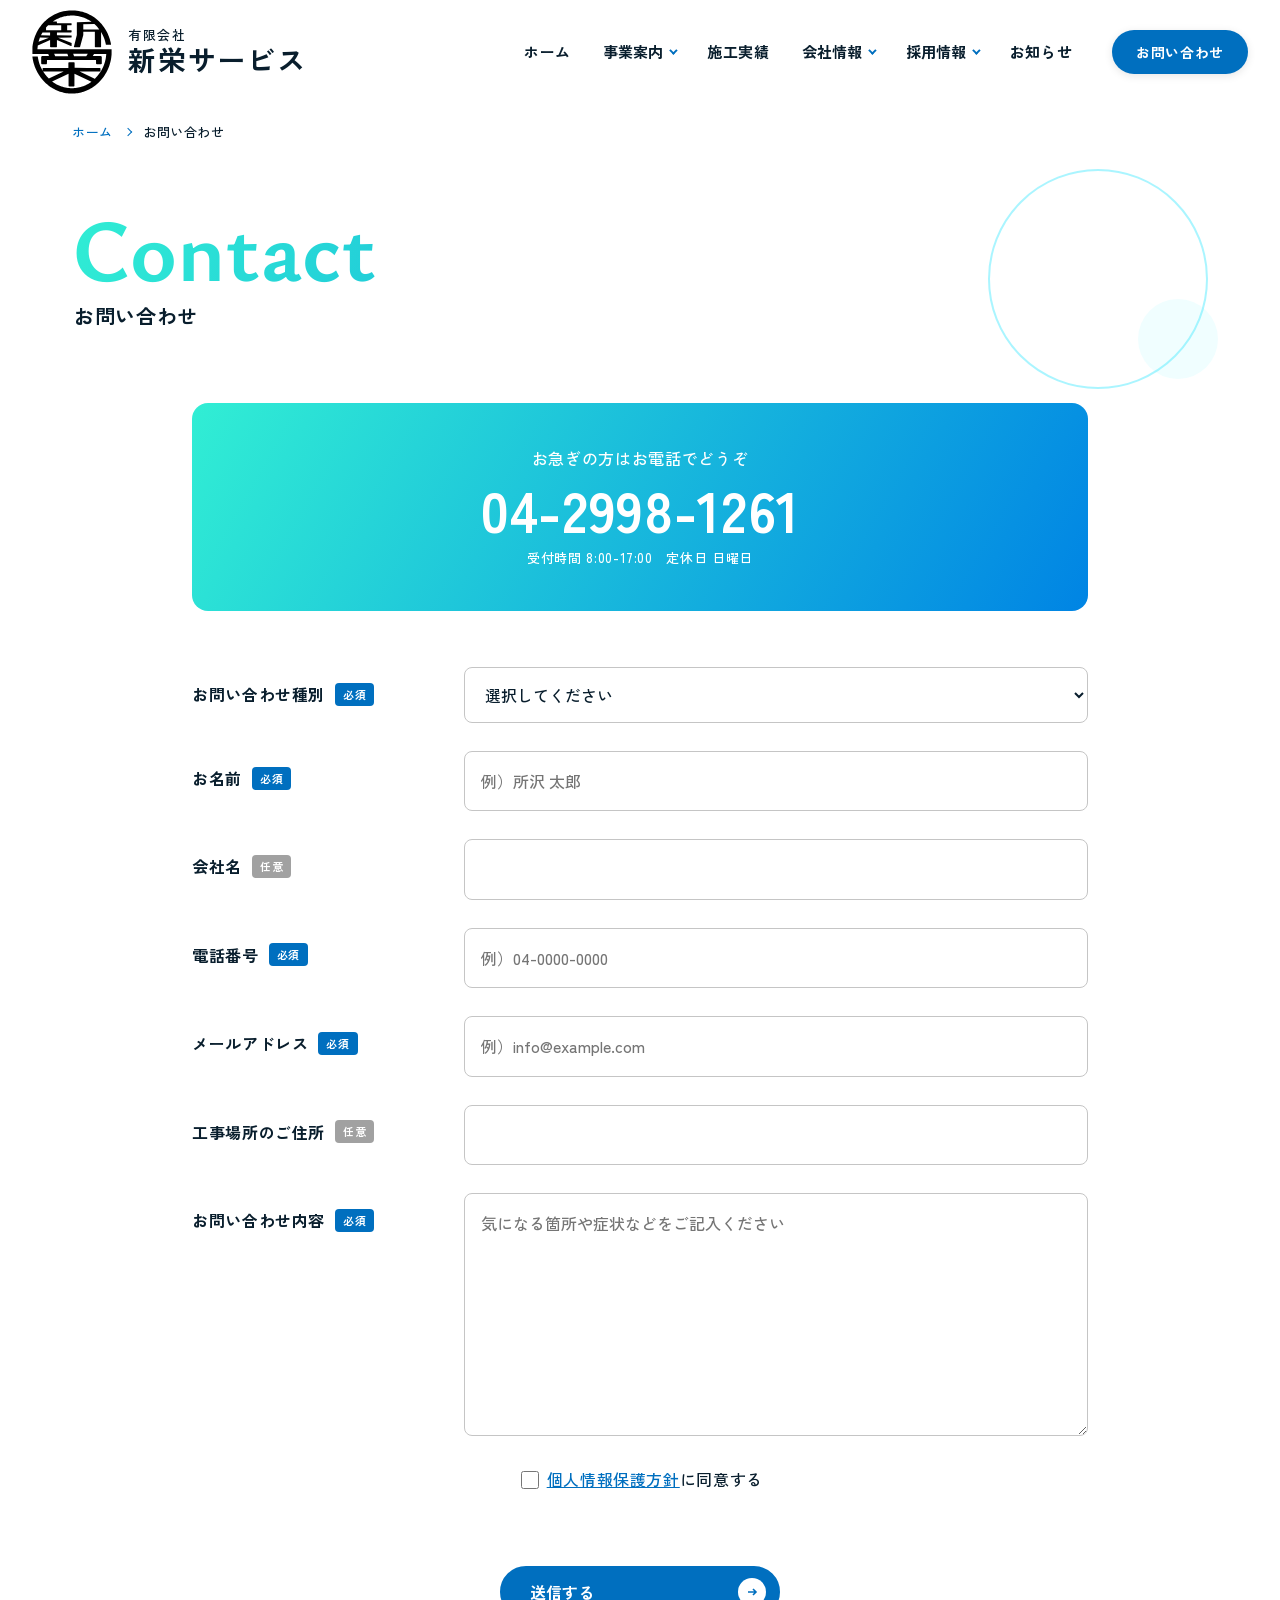
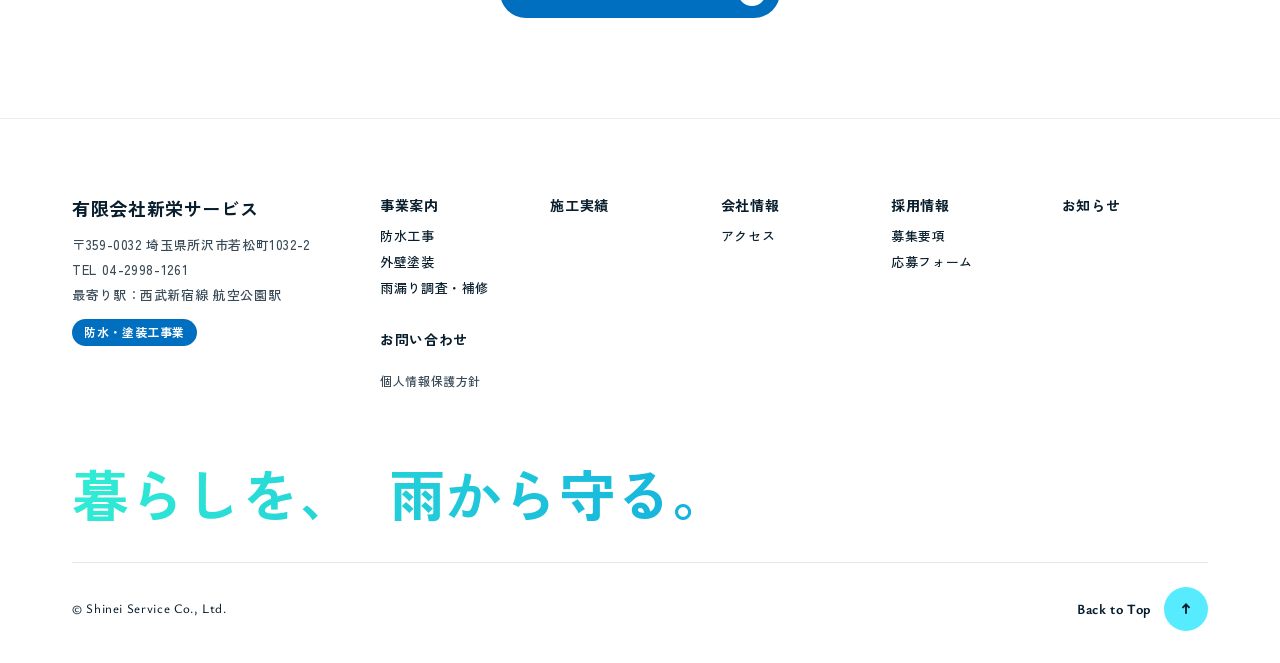
<file: contact.html>
<!doctype html>
<html lang="ja">
<head>
<meta charset="UTF-8">
<meta name="viewport" content="width=device-width, initial-scale=1.0">
<title>お問い合わせ｜埼玉県所沢市の防水・塗装工事｜有限会社新栄サービス</title>
<meta name="description" content="有限会社新栄サービスへのお問い合わせ。防水工事・外壁塗装・雨漏りのご相談、お見積りのご依頼はこちらから。">
<meta property="og:locale" content="ja_JP">
<meta property="og:site_name" content="有限会社新栄サービス">
<meta property="og:type" content="article">
<meta property="og:title" content="お問い合わせ｜埼玉県所沢市の防水・塗装工事｜有限会社新栄サービス">
<meta property="og:description" content="有限会社新栄サービスへのお問い合わせ。防水工事・外壁塗装・雨漏りのご相談、お見積りのご依頼はこちらから。">
<meta property="og:image" content="https://shinei1991.jp/assets/img/common/ogp.jpg">
<meta property="og:image:width" content="1200">
<meta property="og:image:height" content="630">
<meta name="twitter:card" content="summary_large_image">
<!-- ▼ 計測タグ（Google アナリティクス / タグマネージャー）は公開時にここへ追加 -->
<link rel="preconnect" href="https://fonts.googleapis.com">
<link rel="preconnect" href="https://fonts.gstatic.com" crossorigin>
<link rel="preload" as="style" href="https://fonts.googleapis.com/css2?family=Ysabeau:wght@700&family=Zen+Kaku+Gothic+New:wght@500;700&display=swap">
<link rel="stylesheet" href="https://fonts.googleapis.com/css2?family=Ysabeau:wght@700&family=Zen+Kaku+Gothic+New:wght@500;700&display=swap" media="print" onload="this.media='all'">
<noscript><link rel="stylesheet" href="https://fonts.googleapis.com/css2?family=Ysabeau:wght@700&family=Zen+Kaku+Gothic+New:wght@500;700&display=swap"></noscript>
<link rel="stylesheet" href="assets/css/style.css?v=20261025">
<!-- ▼ SEO（canonical / 構造化データ） -->
<link rel="canonical" href="https://shinei1991.jp/contact.html">
<meta property="og:url" content="https://shinei1991.jp/contact.html">
<link rel="icon" href="assets/img/common/logo.svg" type="image/svg+xml">
<link rel="apple-touch-icon" href="assets/img/common/apple-touch-icon.png">
<meta name="theme-color" content="#0084E4">
<script type="application/ld+json">
{
  "@context": "https://schema.org",
  "@type": "BreadcrumbList",
  "itemListElement": [
    {
      "@type": "ListItem",
      "position": 1,
      "name": "ホーム",
      "item": "https://shinei1991.jp/"
    },
    {
      "@type": "ListItem",
      "position": 2,
      "name": "お問い合わせ",
      "item": "https://shinei1991.jp/contact.html"
    }
  ]
}
</script>
</head>

<body class="page-contact">

<div class="c-loading" id="loading" aria-hidden="true">
  <div class="c-loading__center">
    <svg class="c-loading__emblem" viewBox="0 0 3956 4135" focusable="false">
      <defs>
        <clipPath id="loadingClip"><path fill-rule="evenodd" clip-rule="evenodd" d="M524.3,2984.4 502.8,2948.4 481.4,2910.1 442.8,2833.5 424.7,2793.6 406.9,2751.2 375.4,2667.0 347.4,2579.3 322.5,2486.3 301.4,2390.2 284.1,2291.4 272.6,2286.5 147.8,2286.3 23.3,2288.1 20.0,2298.8 20.0,2303.6 27.3,2359.0 40.0,2435.8 56.2,2513.9 72.4,2579.8 90.8,2645.1 111.3,2709.9 134.5,2776.0 159.2,2839.6 186.7,2904.3 215.3,2966.5 246.7,3029.7 277.1,3086.5 310.2,3143.8 345.1,3200.1 381.7,3255.1 418.8,3307.2 458.7,3359.7 500.2,3410.9 543.2,3460.7 587.8,3509.1 633.9,3556.1 680.4,3600.8 728.8,3644.2 776.8,3684.6 827.6,3724.5 877.9,3761.5 930.9,3797.9 983.2,3831.4 1038.2,3864.1 1094.1,3894.9 1150.9,3923.8 1208.6,3950.8 1267.1,3975.8 1326.4,3998.9 1384.5,4019.3 1445.1,4038.4 1504.4,4054.9 1566.2,4069.9 1626.5,4082.5 1689.3,4093.3 1750.5,4101.8 1814.0,4108.5 1875.9,4112.9 1938.0,4115.2 2000.4,4115.4 2062.9,4113.5 2125.6,4109.5 2188.0,4103.4 2249.9,4095.2 2311.3,4085.0 2372.0,4072.8 2432.2,4058.6 2493.6,4041.8 2552.5,4023.7 2612.4,4003.0 2671.6,3980.3 2729.9,3955.6 2787.3,3929.1 2843.9,3900.6 2899.4,3870.3 2954.0,3838.2 3007.5,3804.2 3060.0,3768.6 3111.3,3731.1 3163.0,3690.8 3213.5,3648.6 3262.7,3604.8 3310.5,3559.2 3356.9,3511.9 3401.8,3463.1 3444.0,3414.2 3486.0,3362.2 3525.2,3310.3 3562.9,3257.1 3599.1,3202.4 3635.0,3144.2 3668.9,3085.3 3701.0,3025.4 3731.2,2964.6 3759.4,2903.0 3785.8,2840.4 3810.1,2777.1 3831.9,2714.9 3852.3,2650.1 3870.1,2586.6 3885.9,2522.6 3899.8,2458.0 3912.6,2386.9 3922.7,2317.3 3932.1,2229.1 3931.3,2211.6 3932.7,2208.2 3935.9,2205.5 3935.9,1933.5 267.3,1934.1 287.8,1741.6 894.5,1480.1 895.4,1814.4 896.1,1817.8 898.2,1820.8 903.2,1824.5 909.5,1827.3 925.3,1830.7 1201.3,1830.7 1213.0,1828.9 1221.2,1825.9 1228.1,1821.3 1231.5,1816.7 1232.8,1811.1 1233.5,1478.3 1922.8,1772.3 1934.9,1776.3 1942.9,1777.1 1950.7,1775.6 1958.0,1770.9 1959.9,1628.0 1289.8,1360.2 1928.5,1357.9 1939.3,1355.1 1947.3,1351.3 1953.4,1346.4 1956.4,1340.4 1959.2,1313.8 1958.7,1285.3 1956.1,1263.2 1954.5,1260.3 1950.5,1256.5 1938.7,1251.1 1926.3,1249.2 1233.3,1248.9 1233.3,1103.4 1919.5,1103.2 1932.8,1101.6 1943.8,1098.3 1952.3,1092.9 1955.9,1087.0 1958.1,1075.0 1959.1,1063.0 1958.3,1010.6 1951.3,1003.5 1942.9,998.5 1933.5,995.3 1921.3,993.7 1739.3,991.9 1739.2,753.0 1920.4,752.7 1932.8,751.2 1944.3,747.3 1952.6,742.0 1958.2,736.3 1956.5,663.6 1955.1,659.2 1949.7,654.4 1937.3,649.6 1922.2,647.6 1234.0,647.5 1231.6,581.9 1228.1,575.3 1219.5,569.7 1211.2,567.2 1203.4,566.3 1029.4,563.9 1086.9,526.0 1145.6,490.8 1205.6,458.1 1268.4,427.3 1330.5,400.0 1395.4,374.7 1459.4,352.7 1526.2,332.9 1570.5,321.5 1615.2,311.2 1660.1,302.2 1707.3,294.0 1752.8,287.5 1800.6,282.0 1848.5,277.8 1894.7,275.0 1941.0,273.5 1989.3,273.2 2035.4,274.3 2083.4,276.6 2131.3,280.3 2177.0,285.2 2224.4,291.5 2269.7,298.8 2316.6,307.8 2361.4,317.6 2405.8,328.7 2449.9,341.0 2495.6,355.1 2538.9,369.8 2581.9,385.8 2624.5,403.0 2666.6,421.4 2708.3,441.0 2749.5,461.8 2790.2,483.8 2830.3,507.0 2869.8,531.4 2908.8,557.0 2945.5,582.7 2247.4,599.2 2238.6,600.2 2230.9,602.6 2224.1,606.7 2217.9,612.7 2217.6,1229.5 2071.7,1811.5 2071.9,1817.1 2075.0,1821.7 2082.1,1826.4 2090.7,1829.4 2101.7,1831.0 2347.9,1830.7 2357.1,1829.3 2364.3,1826.4 2369.9,1821.9 2374.2,1816.0 2378.3,1806.9 2381.6,1796.0 2536.6,1228.8 2536.9,1072.2 3108.1,1072.2 3108.6,1815.4 3110.5,1820.5 3117.3,1825.5 3129.0,1829.1 3140.5,1830.6 3388.8,1830.3 3396.2,1829.3 3404.2,1826.2 3411.1,1821.2 3414.6,1816.3 3415.9,1810.5 3416.5,1086.6 3457.6,1155.7 3495.9,1228.2 3530.5,1302.3 3561.4,1377.9 3589.5,1456.7 3614.6,1538.9 3636.1,1622.4 3654.6,1709.0 3911.2,1708.9 3900.5,1651.1 3888.0,1592.0 3874.0,1533.5 3858.4,1475.7 3841.3,1418.4 3822.6,1361.7 3802.3,1305.5 3780.6,1249.8 3756.4,1192.7 3730.6,1136.2 3709.4,1093.4 3683.9,1045.5 3655.3,994.9 3624.4,943.6 3593.4,895.2 3560.0,846.3 3503.2,769.6 3442.1,694.7 3377.8,623.3 3310.6,555.5 3240.5,491.4 3167.6,430.9 3092.1,374.3 3014.0,321.6 2933.6,272.9 2851.0,228.2 2766.2,187.6 2679.4,151.2 2590.7,119.0 2500.2,91.2 2408.1,67.9 2316.4,49.4 2221.4,35.0 2127.2,25.4 2078.6,22.3 2029.7,20.3 1933.3,20.0 1837.0,24.3 1743.0,33.0 1648.0,46.6 1553.9,64.9 1461.0,87.7 1369.4,115.1 1279.4,147.0 1192.8,182.6 1106.3,223.2 1023.5,267.3 982.1,291.4 941.2,316.5 862.9,368.8 822.2,398.3 783.8,427.7 746.1,458.1 709.1,489.5 671.3,523.3 634.5,558.0 598.7,593.4 563.9,629.7 530.1,666.7 497.3,704.4 465.5,742.9 434.8,782.1 405.0,822.0 376.3,862.5 348.6,903.7 320.9,947.3 295.3,989.8 270.8,1032.8 247.3,1076.5 224.0,1122.5 202.7,1167.3 181.6,1214.5 162.5,1260.4 143.7,1308.6 126.7,1355.5 110.2,1404.7 95.4,1452.4 81.2,1502.6 68.2,1553.1 56.8,1602.1 37.0,1703.2 28.7,1755.3 21.6,1807.7 20.0,2158.6 25.7,2168.0 800.7,2167.9 802.4,2171.7 823.2,2220.7 839.8,2266.6 504.4,2268.7 489.1,2272.9 478.3,2277.4 469.6,2283.5 463.8,2290.2 458.3,2300.7 454.5,2314.5 455.0,2639.7 460.8,2651.8 469.1,2659.8 475.8,2663.3 483.3,2665.8 502.3,2668.7 570.5,2669.6 638.5,2668.4 716.2,2664.4 735.7,2650.9 740.7,2555.4 741.3,2459.0 1630.4,2455.7 2512.7,2456.2 3166.1,2459.2 3167.6,2638.0 3172.9,2650.5 3179.9,2658.8 3189.1,2664.1 3205.9,2668.5 3413.3,2668.0 3429.9,2663.0 3439.6,2657.4 3447.0,2649.0 3452.0,2636.3 3451.1,2309.8 3448.2,2300.8 3443.3,2291.6 3435.8,2283.3 3425.1,2276.5 3412.3,2271.9 3393.3,2267.7 3005.2,2266.6 3068.6,2167.4 3672.0,2167.5 3667.2,2228.0 3660.2,2290.1 3648.2,2369.5 3633.3,2446.1 3615.2,2521.9 3593.9,2596.7 3569.5,2670.4 3542.0,2743.1 3511.2,2814.7 3477.4,2885.0 3442.4,2950.6 3404.9,3014.3 3366.8,3073.1 3325.1,3131.6 3280.7,3188.9 3231.8,3247.4 3175.3,3310.9 3100.1,3392.0 3101.3,3388.8 2353.6,3032.6 3354.1,3030.7 3365.7,3026.6 3375.3,3019.4 3382.6,3009.7 3386.6,2999.0 3387.1,2943.8 3385.6,2885.4 3383.3,2877.6 3379.6,2870.1 3376.3,2865.4 3371.0,2860.4 3359.4,2854.4 3342.3,2851.4 2724.3,2851.7 2108.4,2848.3 2107.8,2602.9 2103.7,2591.1 2096.4,2581.9 2086.6,2575.6 2072.9,2571.6 1835.2,2571.5 1819.7,2576.4 1810.9,2582.3 1804.1,2592.5 1798.6,2610.3 1798.7,2850.1 1795.3,2851.1 562.8,2851.7 551.0,2854.5 540.6,2859.9 532.1,2868.1 527.4,2876.3 525.5,2892.3 524.2,2921.5ZM3327.2,954.4 3328.3,956.9 2536.9,957.1 2536.3,702.6 3085.9,690.0 3152.3,752.4 3213.9,816.4 3271.6,883.0ZM2098.0,3740.8 2099.4,3134.8 2939.3,3533.7 2889.1,3568.6 2831.5,3605.2 2774.5,3638.5 2714.5,3670.5 2653.1,3700.4 2592.1,3727.2 2533.8,3750.3 2473.0,3771.5 2413.6,3789.6 2351.7,3805.7 2289.3,3819.4 2226.6,3830.4 2163.5,3839.0 2100.1,3845.0 2036.5,3848.5 1970.8,3849.4 1907.0,3847.7 1841.2,3843.4 1775.4,3836.4 1711.7,3827.1 1646.2,3814.8 1579.3,3799.7 1519.2,3783.6 1458.1,3764.4 1397.9,3742.8 1338.7,3718.9 1278.6,3691.8 1219.6,3662.4 1161.8,3630.7 1103.4,3595.8 1044.7,3557.6 993.6,3521.4 1807.9,3137.4 1808.3,3738.4 1809.9,3742.5 1814.3,3749.3 1821.8,3755.4 1830.9,3759.4 1841.2,3762.0 2069.1,3761.9 2081.9,3758.6 2091.4,3753.6 2096.6,3747.2ZM2759.4,2157.7 2681.4,2276.8 2081.1,2277.2 2035.5,2158.0ZM1748.4,2157.6 1793.0,2277.0 1147.8,2277.0 1095.3,2158.0ZM531.3,3005.1 536.2,3010.9 539.4,3012.5 541.4,3020.4 546.3,3025.7 555.3,3029.5 570.0,3031.4 1566.1,3033.5 834.2,3376.3 796.7,3340.0 760.6,3302.4 724.5,3262.2 687.1,3217.8 653.4,3175.4 619.5,3130.6 584.3,3081.8 547.7,3029.0 533.8,3018.0ZM1444.5,752.7 1444.9,992.6 695.2,993.1 694.0,863.5 797.4,752.5ZM894.5,1102.9 894.2,1249.2 441.7,1248.9 519.8,1103.3ZM837.9,1359.9 838.1,1360.8 325.2,1568.5 336.2,1525.0 350.4,1478.4 367.7,1428.0 393.7,1357.9Z"/></clipPath>
        <linearGradient id="loadingGrad" x1="0" y1="0" x2="1" y2="1">
          <stop offset="0" stop-color="#31EED4"/><stop offset="1" stop-color="#0084E4"/>
        </linearGradient>
      </defs>
      <g clip-path="url(#loadingClip)">
        <rect width="3956" height="4135" fill="#DCE7EF"/>
        <g id="loadingLevel" transform="translate(0 4175)">
          <path class="c-loading__wave -back" d="M0,105 L82,92 L165,74 L247,50 L330,23 L412,-6 L494,-34 L577,-60 L659,-82 L742,-98 L824,-108 L907,-110 L989,-105 L1071,-92 L1154,-74 L1236,-50 L1319,-23 L1401,6 L1484,34 L1566,60 L1648,82 L1731,98 L1813,108 L1896,110 L1978,105 L2060,92 L2143,74 L2225,50 L2308,23 L2390,-6 L2472,-34 L2555,-60 L2637,-82 L2720,-98 L2802,-108 L2885,-110 L2967,-105 L3049,-92 L3132,-74 L3214,-50 L3297,-23 L3379,6 L3462,34 L3544,60 L3626,82 L3709,98 L3791,108 L3874,110 L3956,105 L4038,92 L4121,74 L4203,50 L4286,23 L4368,-6 L4450,-34 L4533,-60 L4615,-82 L4698,-98 L4780,-108 L4863,-110 L4945,-105 L5027,-92 L5110,-74 L5192,-50 L5275,-23 L5357,6 L5440,34 L5522,60 L5604,82 L5687,98 L5769,108 L5852,110 L5934,105 L6016,92 L6099,74 L6181,50 L6264,23 L6346,-6 L6428,-34 L6511,-60 L6593,-82 L6676,-98 L6758,-108 L6841,-110 L6923,-105 L7005,-92 L7088,-74 L7170,-50 L7253,-23 L7335,6 L7418,34 L7500,60 L7582,82 L7665,98 L7747,108 L7830,110 L7912,105 V4535 H0 Z" fill="#0FBFB0" opacity=".45"/>
          <path class="c-loading__wave -front" d="M0,0 L82,31 L165,60 L247,85 L330,104 L412,116 L494,120 L577,116 L659,104 L742,85 L824,60 L907,31 L989,0 L1071,-31 L1154,-60 L1236,-85 L1319,-104 L1401,-116 L1484,-120 L1566,-116 L1648,-104 L1731,-85 L1813,-60 L1896,-31 L1978,-0 L2060,31 L2143,60 L2225,85 L2308,104 L2390,116 L2472,120 L2555,116 L2637,104 L2720,85 L2802,60 L2885,31 L2967,0 L3049,-31 L3132,-60 L3214,-85 L3297,-104 L3379,-116 L3462,-120 L3544,-116 L3626,-104 L3709,-85 L3791,-60 L3874,-31 L3956,-0 L4038,31 L4121,60 L4203,85 L4286,104 L4368,116 L4450,120 L4533,116 L4615,104 L4698,85 L4780,60 L4863,31 L4945,0 L5027,-31 L5110,-60 L5192,-85 L5275,-104 L5357,-116 L5440,-120 L5522,-116 L5604,-104 L5687,-85 L5769,-60 L5852,-31 L5934,-0 L6016,31 L6099,60 L6181,85 L6264,104 L6346,116 L6428,120 L6511,116 L6593,104 L6676,85 L6758,60 L6841,31 L6923,0 L7005,-31 L7088,-60 L7170,-85 L7253,-104 L7335,-116 L7418,-120 L7500,-116 L7582,-104 L7665,-85 L7747,-60 L7830,-31 L7912,-0 V4535 H0 Z" fill="url(#loadingGrad)"/>
        </g>
      </g>
    </svg>
    <p class="c-loading__num"><span id="loadingNum">0</span>%</p>
  </div>
  <div class="c-loading__flood"></div>
</div>
<script>/* トップページは毎回表示。下層ページは同じ訪問中の2回目以降は省略 */try{if(!document.body.classList.contains('page-home')&&sessionStorage.getItem('shinei-loaded')){document.getElementById('loading').className+=' is-done';}}catch(e){}</script>

<header class="l-header" id="header">
  <div class="l-header__inner">
    <div class="l-header__logo"><a href="index.html"><img src="assets/img/common/logo.svg" alt="" width="81" height="84"><span class="l-header__name"><small>有限会社</small>新栄サービス</span></a></div>
    <nav class="c-gmenu" aria-label="グローバルメニュー">
      <ul class="c-gmenu__list">
        <li class=""><a href="index.html">ホーム</a></li>
        <li class="-mega">
          <button class="c-gmenu__trigger" type="button" aria-expanded="false">事業案内</button>
          <div class="c-mega"><div class="c-mega__inner">
            <a class="c-mega__top" href="service.html">事業案内トップ</a>
            <ul class="c-mega__links"><li><a href="waterproofing.html">防水工事</a></li><li><a href="painting.html">外壁塗装</a></li><li><a href="repair.html">雨漏り調査・補修</a></li></ul>
          </div></div>
        </li>
        <li class=""><a href="works.html">施工実績</a></li>
        <li class="-mega">
          <button class="c-gmenu__trigger" type="button" aria-expanded="false">会社情報</button>
          <div class="c-mega"><div class="c-mega__inner">
            <a class="c-mega__top" href="company.html">会社概要</a>
            <ul class="c-mega__links"><li><a href="company.html#access">アクセス</a></li></ul>
          </div></div>
        </li>
        <li class="-mega">
          <button class="c-gmenu__trigger" type="button" aria-expanded="false">採用情報</button>
          <div class="c-mega"><div class="c-mega__inner">
            <a class="c-mega__top" href="recruit.html">採用情報トップ</a>
            <ul class="c-mega__links"><li><a href="recruit.html#requirements">募集要項</a></li><li><a href="contact.html?type=recruit">応募フォーム</a></li></ul>
          </div></div>
        </li>
        <li class=""><a href="news.html">お知らせ</a></li>
      </ul>
    </nav>
    <div class="l-header__btns">
      <a href="tel:0429981261" class="c-header-tel">04-2998-1261</a>
      <a href="contact.html" class="c-btn-contact">お問い合わせ</a>
    </div>
    <button class="c-hamburger" id="hamburger" type="button" aria-label="メニューを開く" aria-expanded="false" aria-controls="spnav">
      <span></span><span></span><span></span>
    </button>
  </div>
</header>

<div class="c-spnav" id="spnav" aria-hidden="true">
  <div class="c-spnav__inner">
    <ul class="c-spnav__list">
      <li><a href="index.html">ホーム</a></li>
      <li class="-acc">
        <button type="button" class="c-spnav__toggle" aria-expanded="false">事業案内</button>
        <ul><li><a href="service.html">事業案内トップ</a></li><li><a href="waterproofing.html">防水工事</a></li><li><a href="painting.html">外壁塗装</a></li><li><a href="repair.html">雨漏り調査・補修</a></li></ul>
      </li>
      <li><a href="works.html">施工実績</a></li>
      <li class="-acc">
        <button type="button" class="c-spnav__toggle" aria-expanded="false">会社情報</button>
        <ul><li><a href="company.html">会社概要</a></li><li><a href="company.html#access">アクセス</a></li></ul>
      </li>
      <li class="-acc">
        <button type="button" class="c-spnav__toggle" aria-expanded="false">採用情報</button>
        <ul><li><a href="recruit.html">採用情報トップ</a></li><li><a href="recruit.html#requirements">募集要項</a></li><li><a href="contact.html?type=recruit">応募フォーム</a></li></ul>
      </li>
      <li><a href="news.html">お知らせ</a></li>
      <li><a href="contact.html">お問い合わせ</a></li>
      <li><a href="tel:0429981261">お電話：04-2998-1261</a></li>
      <li class="-small"><a href="privacy.html">個人情報保護方針</a></li>
    </ul>
  </div>
</div>

<nav class="c-breadcrumb" aria-label="パンくずリスト"><ol><li><a href="index.html">ホーム</a></li><li aria-current="page">お問い合わせ</li></ol></nav>

<section class="c-pagetitle">
  <h1><span class="-en">Contact</span><span class="-jp">お問い合わせ</span></h1>
  <span class="c-pagetitle__deco" aria-hidden="true"></span>
</section>

<main class="l-main">

<section class="l-sec -top0">
  <div class="l-container -narrow">
    <div class="p-contact-tel">
      <p>お急ぎの方はお電話でどうぞ</p>
      <a href="tel:0429981261">04-2998-1261</a>
      <p class="-small">受付時間 8:00-17:00　定休日 日曜日</p>
    </div>

    <!--
      ▼ 送信先の設定
      このフォームは見た目のみで、まだ送信先がありません。
      form の action にフォーム送信サービス（formrun、Googleフォーム連携、サーバーのPHP等）のURLを入れ、
      data-endpoint="ready" に変更すると送信されます。
    -->
    <form class="c-form" id="contactForm" action="" method="post" data-endpoint="" novalidate>
      <div class="c-form__row">
        <label for="f-type">お問い合わせ種別<span class="-req">必須</span></label>
        <select id="f-type" name="type" required>
          <option value="">選択してください</option>
          <option value="estimate">お見積り・現地調査のご依頼</option>
          <option value="leak">雨漏りのご相談</option>
          <option value="recruit">採用への応募・お問い合わせ</option>
          <option value="other">その他</option>
        </select>
      </div>
      <div class="c-form__row">
        <label for="f-name">お名前<span class="-req">必須</span></label>
        <input id="f-name" name="name" type="text" autocomplete="name" required placeholder="例）所沢 太郎">
      </div>
      <div class="c-form__row">
        <label for="f-company">会社名<span class="-opt">任意</span></label>
        <input id="f-company" name="company" type="text" autocomplete="organization">
      </div>
      <div class="c-form__row">
        <label for="f-tel">電話番号<span class="-req">必須</span></label>
        <input id="f-tel" name="tel" type="tel" autocomplete="tel" required placeholder="例）04-0000-0000">
      </div>
      <div class="c-form__row">
        <label for="f-mail">メールアドレス<span class="-req">必須</span></label>
        <input id="f-mail" name="email" type="email" autocomplete="email" required placeholder="例）info@example.com">
      </div>
      <div class="c-form__row">
        <label for="f-addr">工事場所のご住所<span class="-opt">任意</span></label>
        <input id="f-addr" name="address" type="text" autocomplete="street-address">
      </div>
      <div class="c-form__row">
        <label for="f-msg">お問い合わせ内容<span class="-req">必須</span></label>
        <textarea id="f-msg" name="message" rows="7" required placeholder="気になる箇所や症状などをご記入ください"></textarea>
      </div>
      <div class="c-form__agree">
        <label><input type="checkbox" name="agree" required> <a href="privacy.html" target="_blank">個人情報保護方針</a>に同意する</label>
      </div>
      <p class="c-form__msg" id="formMsg" role="status" aria-live="polite"></p>
      <div class="c-form__submit"><button type="submit" class="c-btn -fill"><span>送信する</span></button></div>
    </form>
  </div>
</section>

</main>


<footer class="l-footer">
  <div class="l-footer__inner">
    <div class="l-footer__top">
      <div class="l-footer__title">
        有限会社新栄サービス
        <address>
          〒359-0032 埼玉県所沢市若松町1032-2<br>
          TEL <a href="tel:0429981261">04-2998-1261</a><br>
          最寄り駅：西武新宿線 航空公園駅
        </address>
        <p class="l-footer__biz">防水・塗装工事業</p>
      </div>
      <nav class="l-footer__nav" aria-label="フッターメニュー">
        <div><p class="-head"><a href="service.html">事業案内</a></p><ul><li><a href="waterproofing.html">防水工事</a></li><li><a href="painting.html">外壁塗装</a></li><li><a href="repair.html">雨漏り調査・補修</a></li></ul></div><div><p class="-head"><a href="works.html">施工実績</a></p></div><div><p class="-head"><a href="company.html">会社情報</a></p><ul><li><a href="company.html#access">アクセス</a></li></ul></div><div><p class="-head"><a href="recruit.html">採用情報</a></p><ul><li><a href="recruit.html#requirements">募集要項</a></li><li><a href="contact.html?type=recruit">応募フォーム</a></li></ul></div><div><p class="-head"><a href="news.html">お知らせ</a></p></div><div><p class="-head"><a href="contact.html">お問い合わせ</a></p><p class="-small"><a href="privacy.html">個人情報保護方針</a></p></div>
      </nav>
    </div>
    <div class="l-footer__copy">
      <p class="-draft"><span>暮らしを、</span><span>雨から守る。</span></p>
    </div>
    <div class="l-footer__bottom">
      <small>&copy; Shinei Service Co., Ltd.</small>
      <a class="c-pagetop" href="#" aria-label="ページトップへ戻る"><span>Back to Top</span></a>
    </div>
  </div>
</footer>

<script src="assets/js/main.js?v=20261025"></script>
</body>
</html>
</file>
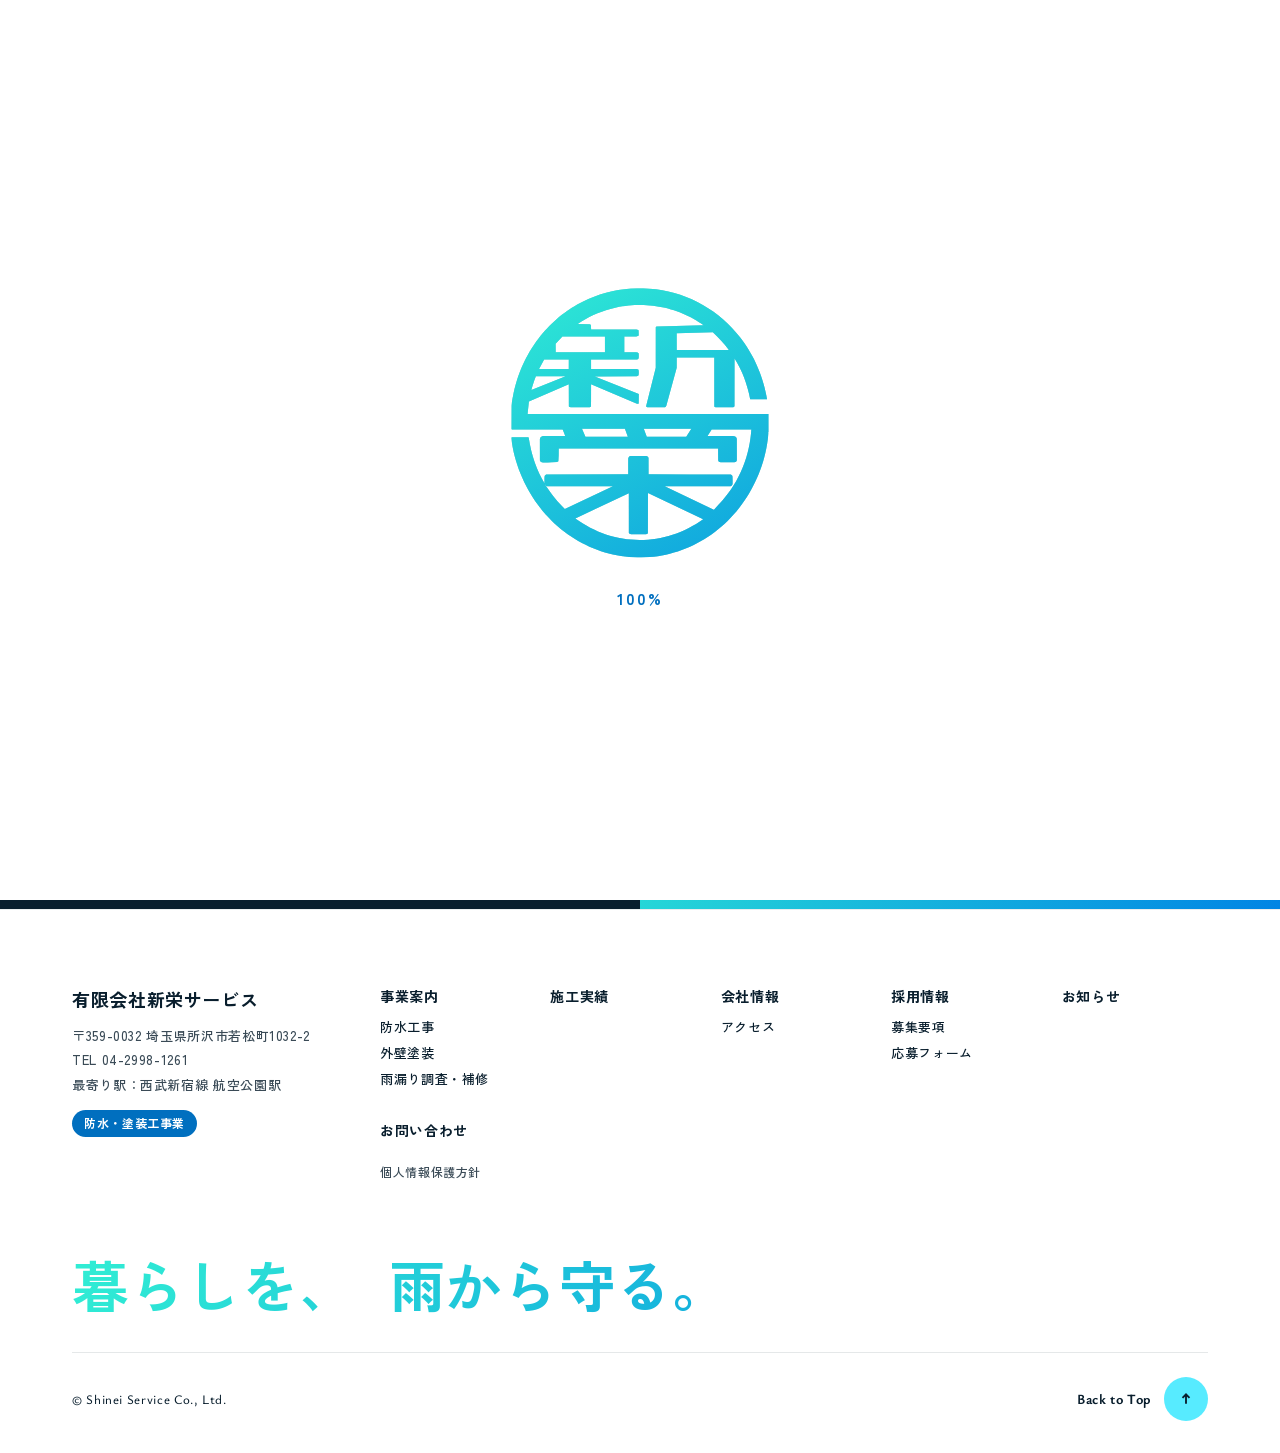
<file: news.html>
<!doctype html>
<html lang="ja">
<head>
<meta charset="UTF-8">
<meta name="viewport" content="width=device-width, initial-scale=1.0">
<title>お知らせ｜埼玉県所沢市の防水・塗装工事｜有限会社新栄サービス</title>
<meta name="description" content="有限会社新栄サービスからのお知らせ。">
<meta property="og:locale" content="ja_JP">
<meta property="og:site_name" content="有限会社新栄サービス">
<meta property="og:type" content="article">
<meta property="og:title" content="お知らせ｜埼玉県所沢市の防水・塗装工事｜有限会社新栄サービス">
<meta property="og:description" content="有限会社新栄サービスからのお知らせ。">
<meta property="og:image" content="https://shinei1991.jp/assets/img/common/ogp.jpg">
<meta property="og:image:width" content="1200">
<meta property="og:image:height" content="630">
<meta name="twitter:card" content="summary_large_image">
<!-- ▼ 計測タグ（Google アナリティクス / タグマネージャー）は公開時にここへ追加 -->
<link rel="preconnect" href="https://fonts.googleapis.com">
<link rel="preconnect" href="https://fonts.gstatic.com" crossorigin>
<link rel="preload" as="style" href="https://fonts.googleapis.com/css2?family=Ysabeau:wght@700&family=Zen+Kaku+Gothic+New:wght@500;700&display=swap">
<link rel="stylesheet" href="https://fonts.googleapis.com/css2?family=Ysabeau:wght@700&family=Zen+Kaku+Gothic+New:wght@500;700&display=swap" media="print" onload="this.media='all'">
<noscript><link rel="stylesheet" href="https://fonts.googleapis.com/css2?family=Ysabeau:wght@700&family=Zen+Kaku+Gothic+New:wght@500;700&display=swap"></noscript>
<link rel="stylesheet" href="assets/css/style.css?v=20261025">
<!-- ▼ SEO（canonical / 構造化データ） -->
<link rel="canonical" href="https://shinei1991.jp/news.html">
<meta property="og:url" content="https://shinei1991.jp/news.html">
<link rel="icon" href="assets/img/common/logo.svg" type="image/svg+xml">
<link rel="apple-touch-icon" href="assets/img/common/apple-touch-icon.png">
<meta name="theme-color" content="#0084E4">
<script type="application/ld+json">
{
  "@context": "https://schema.org",
  "@type": "BreadcrumbList",
  "itemListElement": [
    {
      "@type": "ListItem",
      "position": 1,
      "name": "ホーム",
      "item": "https://shinei1991.jp/"
    },
    {
      "@type": "ListItem",
      "position": 2,
      "name": "お知らせ",
      "item": "https://shinei1991.jp/news.html"
    }
  ]
}
</script>
</head>

<body class="page-news">

<div class="c-loading" id="loading" aria-hidden="true">
  <div class="c-loading__center">
    <svg class="c-loading__emblem" viewBox="0 0 3956 4135" focusable="false">
      <defs>
        <clipPath id="loadingClip"><path fill-rule="evenodd" clip-rule="evenodd" d="M524.3,2984.4 502.8,2948.4 481.4,2910.1 442.8,2833.5 424.7,2793.6 406.9,2751.2 375.4,2667.0 347.4,2579.3 322.5,2486.3 301.4,2390.2 284.1,2291.4 272.6,2286.5 147.8,2286.3 23.3,2288.1 20.0,2298.8 20.0,2303.6 27.3,2359.0 40.0,2435.8 56.2,2513.9 72.4,2579.8 90.8,2645.1 111.3,2709.9 134.5,2776.0 159.2,2839.6 186.7,2904.3 215.3,2966.5 246.7,3029.7 277.1,3086.5 310.2,3143.8 345.1,3200.1 381.7,3255.1 418.8,3307.2 458.7,3359.7 500.2,3410.9 543.2,3460.7 587.8,3509.1 633.9,3556.1 680.4,3600.8 728.8,3644.2 776.8,3684.6 827.6,3724.5 877.9,3761.5 930.9,3797.9 983.2,3831.4 1038.2,3864.1 1094.1,3894.9 1150.9,3923.8 1208.6,3950.8 1267.1,3975.8 1326.4,3998.9 1384.5,4019.3 1445.1,4038.4 1504.4,4054.9 1566.2,4069.9 1626.5,4082.5 1689.3,4093.3 1750.5,4101.8 1814.0,4108.5 1875.9,4112.9 1938.0,4115.2 2000.4,4115.4 2062.9,4113.5 2125.6,4109.5 2188.0,4103.4 2249.9,4095.2 2311.3,4085.0 2372.0,4072.8 2432.2,4058.6 2493.6,4041.8 2552.5,4023.7 2612.4,4003.0 2671.6,3980.3 2729.9,3955.6 2787.3,3929.1 2843.9,3900.6 2899.4,3870.3 2954.0,3838.2 3007.5,3804.2 3060.0,3768.6 3111.3,3731.1 3163.0,3690.8 3213.5,3648.6 3262.7,3604.8 3310.5,3559.2 3356.9,3511.9 3401.8,3463.1 3444.0,3414.2 3486.0,3362.2 3525.2,3310.3 3562.9,3257.1 3599.1,3202.4 3635.0,3144.2 3668.9,3085.3 3701.0,3025.4 3731.2,2964.6 3759.4,2903.0 3785.8,2840.4 3810.1,2777.1 3831.9,2714.9 3852.3,2650.1 3870.1,2586.6 3885.9,2522.6 3899.8,2458.0 3912.6,2386.9 3922.7,2317.3 3932.1,2229.1 3931.3,2211.6 3932.7,2208.2 3935.9,2205.5 3935.9,1933.5 267.3,1934.1 287.8,1741.6 894.5,1480.1 895.4,1814.4 896.1,1817.8 898.2,1820.8 903.2,1824.5 909.5,1827.3 925.3,1830.7 1201.3,1830.7 1213.0,1828.9 1221.2,1825.9 1228.1,1821.3 1231.5,1816.7 1232.8,1811.1 1233.5,1478.3 1922.8,1772.3 1934.9,1776.3 1942.9,1777.1 1950.7,1775.6 1958.0,1770.9 1959.9,1628.0 1289.8,1360.2 1928.5,1357.9 1939.3,1355.1 1947.3,1351.3 1953.4,1346.4 1956.4,1340.4 1959.2,1313.8 1958.7,1285.3 1956.1,1263.2 1954.5,1260.3 1950.5,1256.5 1938.7,1251.1 1926.3,1249.2 1233.3,1248.9 1233.3,1103.4 1919.5,1103.2 1932.8,1101.6 1943.8,1098.3 1952.3,1092.9 1955.9,1087.0 1958.1,1075.0 1959.1,1063.0 1958.3,1010.6 1951.3,1003.5 1942.9,998.5 1933.5,995.3 1921.3,993.7 1739.3,991.9 1739.2,753.0 1920.4,752.7 1932.8,751.2 1944.3,747.3 1952.6,742.0 1958.2,736.3 1956.5,663.6 1955.1,659.2 1949.7,654.4 1937.3,649.6 1922.2,647.6 1234.0,647.5 1231.6,581.9 1228.1,575.3 1219.5,569.7 1211.2,567.2 1203.4,566.3 1029.4,563.9 1086.9,526.0 1145.6,490.8 1205.6,458.1 1268.4,427.3 1330.5,400.0 1395.4,374.7 1459.4,352.7 1526.2,332.9 1570.5,321.5 1615.2,311.2 1660.1,302.2 1707.3,294.0 1752.8,287.5 1800.6,282.0 1848.5,277.8 1894.7,275.0 1941.0,273.5 1989.3,273.2 2035.4,274.3 2083.4,276.6 2131.3,280.3 2177.0,285.2 2224.4,291.5 2269.7,298.8 2316.6,307.8 2361.4,317.6 2405.8,328.7 2449.9,341.0 2495.6,355.1 2538.9,369.8 2581.9,385.8 2624.5,403.0 2666.6,421.4 2708.3,441.0 2749.5,461.8 2790.2,483.8 2830.3,507.0 2869.8,531.4 2908.8,557.0 2945.5,582.7 2247.4,599.2 2238.6,600.2 2230.9,602.6 2224.1,606.7 2217.9,612.7 2217.6,1229.5 2071.7,1811.5 2071.9,1817.1 2075.0,1821.7 2082.1,1826.4 2090.7,1829.4 2101.7,1831.0 2347.9,1830.7 2357.1,1829.3 2364.3,1826.4 2369.9,1821.9 2374.2,1816.0 2378.3,1806.9 2381.6,1796.0 2536.6,1228.8 2536.9,1072.2 3108.1,1072.2 3108.6,1815.4 3110.5,1820.5 3117.3,1825.5 3129.0,1829.1 3140.5,1830.6 3388.8,1830.3 3396.2,1829.3 3404.2,1826.2 3411.1,1821.2 3414.6,1816.3 3415.9,1810.5 3416.5,1086.6 3457.6,1155.7 3495.9,1228.2 3530.5,1302.3 3561.4,1377.9 3589.5,1456.7 3614.6,1538.9 3636.1,1622.4 3654.6,1709.0 3911.2,1708.9 3900.5,1651.1 3888.0,1592.0 3874.0,1533.5 3858.4,1475.7 3841.3,1418.4 3822.6,1361.7 3802.3,1305.5 3780.6,1249.8 3756.4,1192.7 3730.6,1136.2 3709.4,1093.4 3683.9,1045.5 3655.3,994.9 3624.4,943.6 3593.4,895.2 3560.0,846.3 3503.2,769.6 3442.1,694.7 3377.8,623.3 3310.6,555.5 3240.5,491.4 3167.6,430.9 3092.1,374.3 3014.0,321.6 2933.6,272.9 2851.0,228.2 2766.2,187.6 2679.4,151.2 2590.7,119.0 2500.2,91.2 2408.1,67.9 2316.4,49.4 2221.4,35.0 2127.2,25.4 2078.6,22.3 2029.7,20.3 1933.3,20.0 1837.0,24.3 1743.0,33.0 1648.0,46.6 1553.9,64.9 1461.0,87.7 1369.4,115.1 1279.4,147.0 1192.8,182.6 1106.3,223.2 1023.5,267.3 982.1,291.4 941.2,316.5 862.9,368.8 822.2,398.3 783.8,427.7 746.1,458.1 709.1,489.5 671.3,523.3 634.5,558.0 598.7,593.4 563.9,629.7 530.1,666.7 497.3,704.4 465.5,742.9 434.8,782.1 405.0,822.0 376.3,862.5 348.6,903.7 320.9,947.3 295.3,989.8 270.8,1032.8 247.3,1076.5 224.0,1122.5 202.7,1167.3 181.6,1214.5 162.5,1260.4 143.7,1308.6 126.7,1355.5 110.2,1404.7 95.4,1452.4 81.2,1502.6 68.2,1553.1 56.8,1602.1 37.0,1703.2 28.7,1755.3 21.6,1807.7 20.0,2158.6 25.7,2168.0 800.7,2167.9 802.4,2171.7 823.2,2220.7 839.8,2266.6 504.4,2268.7 489.1,2272.9 478.3,2277.4 469.6,2283.5 463.8,2290.2 458.3,2300.7 454.5,2314.5 455.0,2639.7 460.8,2651.8 469.1,2659.8 475.8,2663.3 483.3,2665.8 502.3,2668.7 570.5,2669.6 638.5,2668.4 716.2,2664.4 735.7,2650.9 740.7,2555.4 741.3,2459.0 1630.4,2455.7 2512.7,2456.2 3166.1,2459.2 3167.6,2638.0 3172.9,2650.5 3179.9,2658.8 3189.1,2664.1 3205.9,2668.5 3413.3,2668.0 3429.9,2663.0 3439.6,2657.4 3447.0,2649.0 3452.0,2636.3 3451.1,2309.8 3448.2,2300.8 3443.3,2291.6 3435.8,2283.3 3425.1,2276.5 3412.3,2271.9 3393.3,2267.7 3005.2,2266.6 3068.6,2167.4 3672.0,2167.5 3667.2,2228.0 3660.2,2290.1 3648.2,2369.5 3633.3,2446.1 3615.2,2521.9 3593.9,2596.7 3569.5,2670.4 3542.0,2743.1 3511.2,2814.7 3477.4,2885.0 3442.4,2950.6 3404.9,3014.3 3366.8,3073.1 3325.1,3131.6 3280.7,3188.9 3231.8,3247.4 3175.3,3310.9 3100.1,3392.0 3101.3,3388.8 2353.6,3032.6 3354.1,3030.7 3365.7,3026.6 3375.3,3019.4 3382.6,3009.7 3386.6,2999.0 3387.1,2943.8 3385.6,2885.4 3383.3,2877.6 3379.6,2870.1 3376.3,2865.4 3371.0,2860.4 3359.4,2854.4 3342.3,2851.4 2724.3,2851.7 2108.4,2848.3 2107.8,2602.9 2103.7,2591.1 2096.4,2581.9 2086.6,2575.6 2072.9,2571.6 1835.2,2571.5 1819.7,2576.4 1810.9,2582.3 1804.1,2592.5 1798.6,2610.3 1798.7,2850.1 1795.3,2851.1 562.8,2851.7 551.0,2854.5 540.6,2859.9 532.1,2868.1 527.4,2876.3 525.5,2892.3 524.2,2921.5ZM3327.2,954.4 3328.3,956.9 2536.9,957.1 2536.3,702.6 3085.9,690.0 3152.3,752.4 3213.9,816.4 3271.6,883.0ZM2098.0,3740.8 2099.4,3134.8 2939.3,3533.7 2889.1,3568.6 2831.5,3605.2 2774.5,3638.5 2714.5,3670.5 2653.1,3700.4 2592.1,3727.2 2533.8,3750.3 2473.0,3771.5 2413.6,3789.6 2351.7,3805.7 2289.3,3819.4 2226.6,3830.4 2163.5,3839.0 2100.1,3845.0 2036.5,3848.5 1970.8,3849.4 1907.0,3847.7 1841.2,3843.4 1775.4,3836.4 1711.7,3827.1 1646.2,3814.8 1579.3,3799.7 1519.2,3783.6 1458.1,3764.4 1397.9,3742.8 1338.7,3718.9 1278.6,3691.8 1219.6,3662.4 1161.8,3630.7 1103.4,3595.8 1044.7,3557.6 993.6,3521.4 1807.9,3137.4 1808.3,3738.4 1809.9,3742.5 1814.3,3749.3 1821.8,3755.4 1830.9,3759.4 1841.2,3762.0 2069.1,3761.9 2081.9,3758.6 2091.4,3753.6 2096.6,3747.2ZM2759.4,2157.7 2681.4,2276.8 2081.1,2277.2 2035.5,2158.0ZM1748.4,2157.6 1793.0,2277.0 1147.8,2277.0 1095.3,2158.0ZM531.3,3005.1 536.2,3010.9 539.4,3012.5 541.4,3020.4 546.3,3025.7 555.3,3029.5 570.0,3031.4 1566.1,3033.5 834.2,3376.3 796.7,3340.0 760.6,3302.4 724.5,3262.2 687.1,3217.8 653.4,3175.4 619.5,3130.6 584.3,3081.8 547.7,3029.0 533.8,3018.0ZM1444.5,752.7 1444.9,992.6 695.2,993.1 694.0,863.5 797.4,752.5ZM894.5,1102.9 894.2,1249.2 441.7,1248.9 519.8,1103.3ZM837.9,1359.9 838.1,1360.8 325.2,1568.5 336.2,1525.0 350.4,1478.4 367.7,1428.0 393.7,1357.9Z"/></clipPath>
        <linearGradient id="loadingGrad" x1="0" y1="0" x2="1" y2="1">
          <stop offset="0" stop-color="#31EED4"/><stop offset="1" stop-color="#0084E4"/>
        </linearGradient>
      </defs>
      <g clip-path="url(#loadingClip)">
        <rect width="3956" height="4135" fill="#DCE7EF"/>
        <g id="loadingLevel" transform="translate(0 4175)">
          <path class="c-loading__wave -back" d="M0,105 L82,92 L165,74 L247,50 L330,23 L412,-6 L494,-34 L577,-60 L659,-82 L742,-98 L824,-108 L907,-110 L989,-105 L1071,-92 L1154,-74 L1236,-50 L1319,-23 L1401,6 L1484,34 L1566,60 L1648,82 L1731,98 L1813,108 L1896,110 L1978,105 L2060,92 L2143,74 L2225,50 L2308,23 L2390,-6 L2472,-34 L2555,-60 L2637,-82 L2720,-98 L2802,-108 L2885,-110 L2967,-105 L3049,-92 L3132,-74 L3214,-50 L3297,-23 L3379,6 L3462,34 L3544,60 L3626,82 L3709,98 L3791,108 L3874,110 L3956,105 L4038,92 L4121,74 L4203,50 L4286,23 L4368,-6 L4450,-34 L4533,-60 L4615,-82 L4698,-98 L4780,-108 L4863,-110 L4945,-105 L5027,-92 L5110,-74 L5192,-50 L5275,-23 L5357,6 L5440,34 L5522,60 L5604,82 L5687,98 L5769,108 L5852,110 L5934,105 L6016,92 L6099,74 L6181,50 L6264,23 L6346,-6 L6428,-34 L6511,-60 L6593,-82 L6676,-98 L6758,-108 L6841,-110 L6923,-105 L7005,-92 L7088,-74 L7170,-50 L7253,-23 L7335,6 L7418,34 L7500,60 L7582,82 L7665,98 L7747,108 L7830,110 L7912,105 V4535 H0 Z" fill="#0FBFB0" opacity=".45"/>
          <path class="c-loading__wave -front" d="M0,0 L82,31 L165,60 L247,85 L330,104 L412,116 L494,120 L577,116 L659,104 L742,85 L824,60 L907,31 L989,0 L1071,-31 L1154,-60 L1236,-85 L1319,-104 L1401,-116 L1484,-120 L1566,-116 L1648,-104 L1731,-85 L1813,-60 L1896,-31 L1978,-0 L2060,31 L2143,60 L2225,85 L2308,104 L2390,116 L2472,120 L2555,116 L2637,104 L2720,85 L2802,60 L2885,31 L2967,0 L3049,-31 L3132,-60 L3214,-85 L3297,-104 L3379,-116 L3462,-120 L3544,-116 L3626,-104 L3709,-85 L3791,-60 L3874,-31 L3956,-0 L4038,31 L4121,60 L4203,85 L4286,104 L4368,116 L4450,120 L4533,116 L4615,104 L4698,85 L4780,60 L4863,31 L4945,0 L5027,-31 L5110,-60 L5192,-85 L5275,-104 L5357,-116 L5440,-120 L5522,-116 L5604,-104 L5687,-85 L5769,-60 L5852,-31 L5934,-0 L6016,31 L6099,60 L6181,85 L6264,104 L6346,116 L6428,120 L6511,116 L6593,104 L6676,85 L6758,60 L6841,31 L6923,0 L7005,-31 L7088,-60 L7170,-85 L7253,-104 L7335,-116 L7418,-120 L7500,-116 L7582,-104 L7665,-85 L7747,-60 L7830,-31 L7912,-0 V4535 H0 Z" fill="url(#loadingGrad)"/>
        </g>
      </g>
    </svg>
    <p class="c-loading__num"><span id="loadingNum">0</span>%</p>
  </div>
  <div class="c-loading__flood"></div>
</div>
<script>/* トップページは毎回表示。下層ページは同じ訪問中の2回目以降は省略 */try{if(!document.body.classList.contains('page-home')&&sessionStorage.getItem('shinei-loaded')){document.getElementById('loading').className+=' is-done';}}catch(e){}</script>

<header class="l-header" id="header">
  <div class="l-header__inner">
    <div class="l-header__logo"><a href="index.html"><img src="assets/img/common/logo.svg" alt="" width="81" height="84"><span class="l-header__name"><small>有限会社</small>新栄サービス</span></a></div>
    <nav class="c-gmenu" aria-label="グローバルメニュー">
      <ul class="c-gmenu__list">
        <li class=""><a href="index.html">ホーム</a></li>
        <li class="-mega">
          <button class="c-gmenu__trigger" type="button" aria-expanded="false">事業案内</button>
          <div class="c-mega"><div class="c-mega__inner">
            <a class="c-mega__top" href="service.html">事業案内トップ</a>
            <ul class="c-mega__links"><li><a href="waterproofing.html">防水工事</a></li><li><a href="painting.html">外壁塗装</a></li><li><a href="repair.html">雨漏り調査・補修</a></li></ul>
          </div></div>
        </li>
        <li class=""><a href="works.html">施工実績</a></li>
        <li class="-mega">
          <button class="c-gmenu__trigger" type="button" aria-expanded="false">会社情報</button>
          <div class="c-mega"><div class="c-mega__inner">
            <a class="c-mega__top" href="company.html">会社概要</a>
            <ul class="c-mega__links"><li><a href="company.html#access">アクセス</a></li></ul>
          </div></div>
        </li>
        <li class="-mega">
          <button class="c-gmenu__trigger" type="button" aria-expanded="false">採用情報</button>
          <div class="c-mega"><div class="c-mega__inner">
            <a class="c-mega__top" href="recruit.html">採用情報トップ</a>
            <ul class="c-mega__links"><li><a href="recruit.html#requirements">募集要項</a></li><li><a href="contact.html?type=recruit">応募フォーム</a></li></ul>
          </div></div>
        </li>
        <li class="-here"><a href="news.html" aria-current="page">お知らせ</a></li>
      </ul>
    </nav>
    <div class="l-header__btns">
      <a href="tel:0429981261" class="c-header-tel">04-2998-1261</a>
      <a href="contact.html" class="c-btn-contact">お問い合わせ</a>
    </div>
    <button class="c-hamburger" id="hamburger" type="button" aria-label="メニューを開く" aria-expanded="false" aria-controls="spnav">
      <span></span><span></span><span></span>
    </button>
  </div>
</header>

<div class="c-spnav" id="spnav" aria-hidden="true">
  <div class="c-spnav__inner">
    <ul class="c-spnav__list">
      <li><a href="index.html">ホーム</a></li>
      <li class="-acc">
        <button type="button" class="c-spnav__toggle" aria-expanded="false">事業案内</button>
        <ul><li><a href="service.html">事業案内トップ</a></li><li><a href="waterproofing.html">防水工事</a></li><li><a href="painting.html">外壁塗装</a></li><li><a href="repair.html">雨漏り調査・補修</a></li></ul>
      </li>
      <li><a href="works.html">施工実績</a></li>
      <li class="-acc">
        <button type="button" class="c-spnav__toggle" aria-expanded="false">会社情報</button>
        <ul><li><a href="company.html">会社概要</a></li><li><a href="company.html#access">アクセス</a></li></ul>
      </li>
      <li class="-acc">
        <button type="button" class="c-spnav__toggle" aria-expanded="false">採用情報</button>
        <ul><li><a href="recruit.html">採用情報トップ</a></li><li><a href="recruit.html#requirements">募集要項</a></li><li><a href="contact.html?type=recruit">応募フォーム</a></li></ul>
      </li>
      <li><a href="news.html">お知らせ</a></li>
      <li><a href="contact.html">お問い合わせ</a></li>
      <li><a href="tel:0429981261">お電話：04-2998-1261</a></li>
      <li class="-small"><a href="privacy.html">個人情報保護方針</a></li>
    </ul>
  </div>
</div>

<nav class="c-breadcrumb" aria-label="パンくずリスト"><ol><li><a href="index.html">ホーム</a></li><li aria-current="page">お知らせ</li></ol></nav>

<section class="c-pagetitle">
  <h1><span class="-en">News</span><span class="-jp">お知らせ</span></h1>
  <span class="c-pagetitle__deco" aria-hidden="true"></span>
</section>

<main class="l-main">

<section class="l-sec -top0">
  <div class="l-container -narrow">
    <ul class="c-news">
      <li><span class="-date">2026.10.20</span><span class="-cat">お知らせ</span><span class="-ttl">ホームページを公開しました</span></li>
    </ul>
  </div>
</section>

</main>

<section class="c-cta">
  <div class="c-cta__box -main">
    <div class="c-cta__head">
      <h2>お電話でのお問い合わせ</h2>
      <p>防水・塗装工事、雨漏りのことはお気軽にご相談ください。</p>
    </div>
    <div class="c-cta__actions">
      <div class="c-cta__tel">
        <a href="tel:0429981261">04-2998-1261</a>
        <p>受付時間 8:00-17:00　定休日 日曜日</p>
      </div>
    </div>
  </div>
  <div class="c-cta__box -sub">
    <div class="c-cta__head">
      <h2>メールでのお問い合わせ</h2>
      <p>お見積り・現地調査のご依頼も承ります。</p>
    </div>
    <div class="c-cta__actions">
      <a href="contact.html" class="c-cta__form">お問い合わせフォーム</a>
    </div>
  </div>
</section>

<footer class="l-footer">
  <div class="l-footer__inner">
    <div class="l-footer__top">
      <div class="l-footer__title">
        有限会社新栄サービス
        <address>
          〒359-0032 埼玉県所沢市若松町1032-2<br>
          TEL <a href="tel:0429981261">04-2998-1261</a><br>
          最寄り駅：西武新宿線 航空公園駅
        </address>
        <p class="l-footer__biz">防水・塗装工事業</p>
      </div>
      <nav class="l-footer__nav" aria-label="フッターメニュー">
        <div><p class="-head"><a href="service.html">事業案内</a></p><ul><li><a href="waterproofing.html">防水工事</a></li><li><a href="painting.html">外壁塗装</a></li><li><a href="repair.html">雨漏り調査・補修</a></li></ul></div><div><p class="-head"><a href="works.html">施工実績</a></p></div><div><p class="-head"><a href="company.html">会社情報</a></p><ul><li><a href="company.html#access">アクセス</a></li></ul></div><div><p class="-head"><a href="recruit.html">採用情報</a></p><ul><li><a href="recruit.html#requirements">募集要項</a></li><li><a href="contact.html?type=recruit">応募フォーム</a></li></ul></div><div><p class="-head"><a href="news.html">お知らせ</a></p></div><div><p class="-head"><a href="contact.html">お問い合わせ</a></p><p class="-small"><a href="privacy.html">個人情報保護方針</a></p></div>
      </nav>
    </div>
    <div class="l-footer__copy">
      <p class="-draft"><span>暮らしを、</span><span>雨から守る。</span></p>
    </div>
    <div class="l-footer__bottom">
      <small>&copy; Shinei Service Co., Ltd.</small>
      <a class="c-pagetop" href="#" aria-label="ページトップへ戻る"><span>Back to Top</span></a>
    </div>
  </div>
</footer>

<script src="assets/js/main.js?v=20261025"></script>
</body>
</html>
</file>
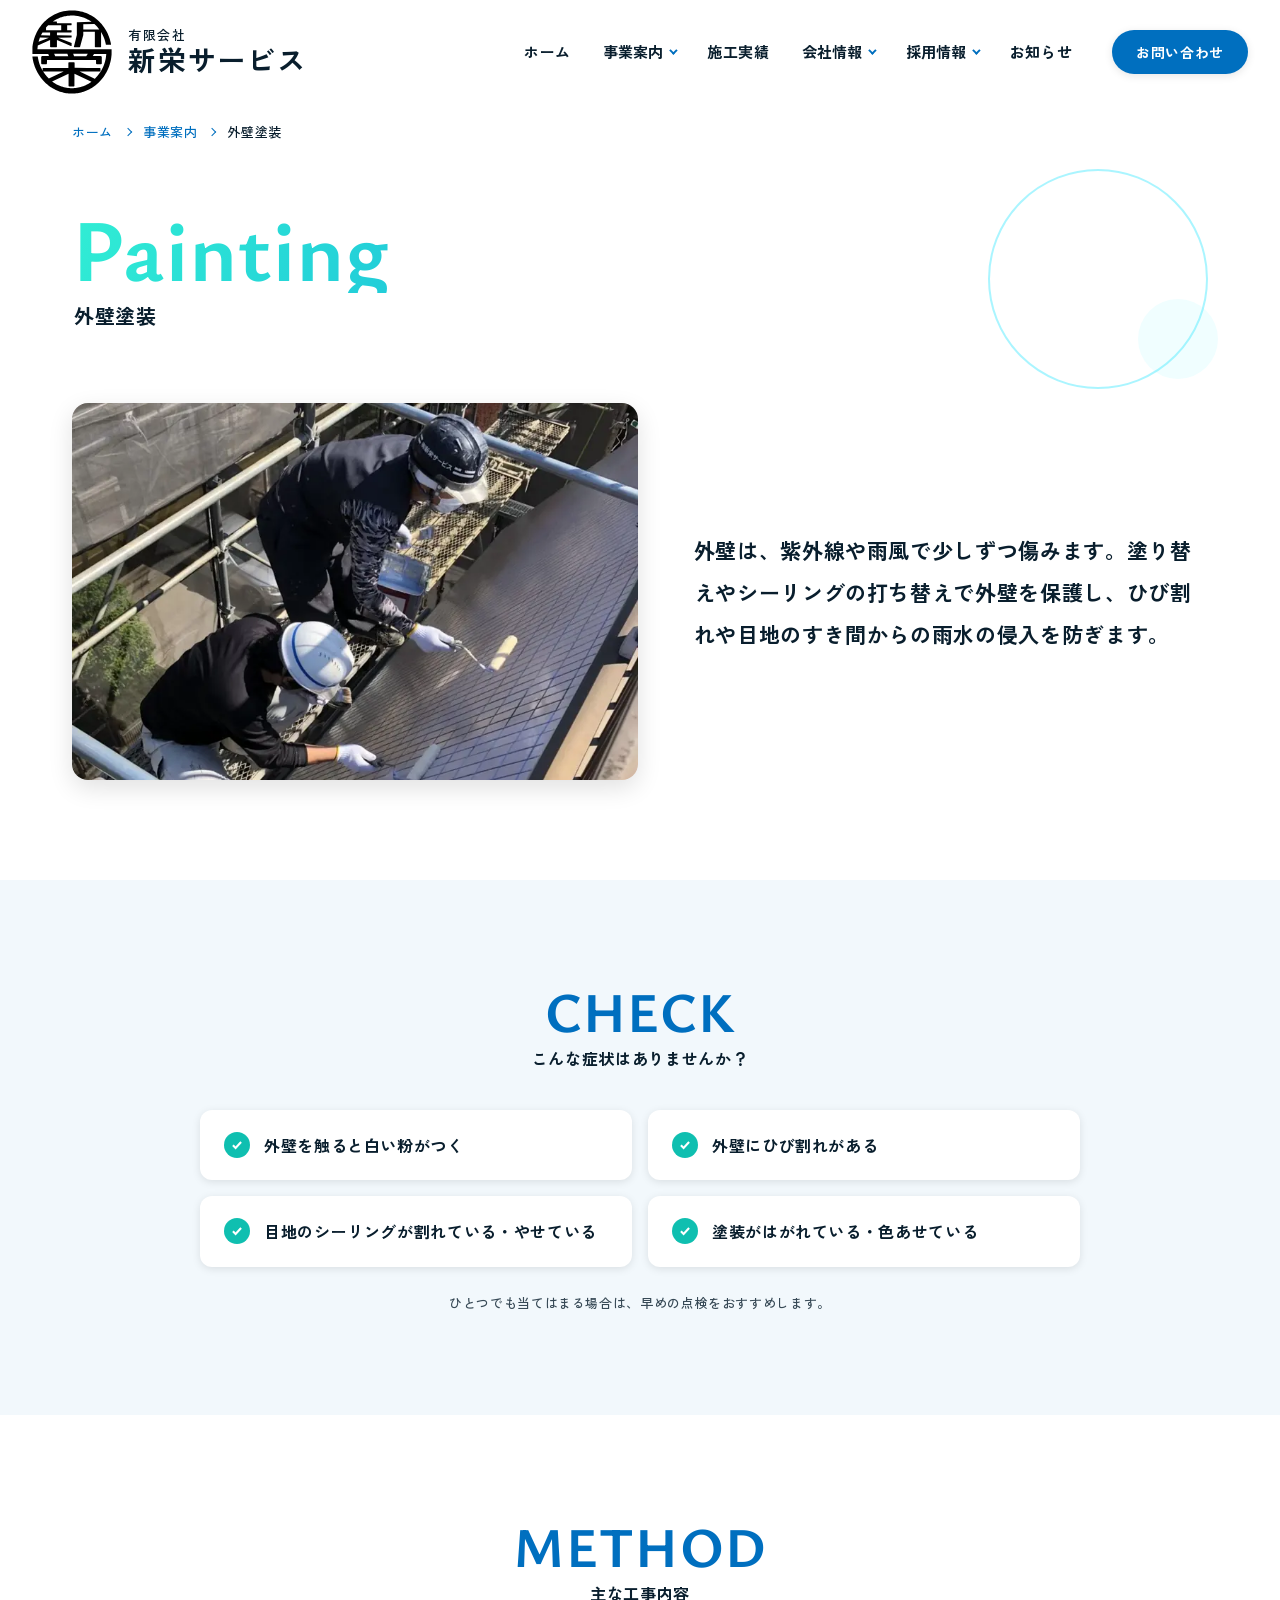
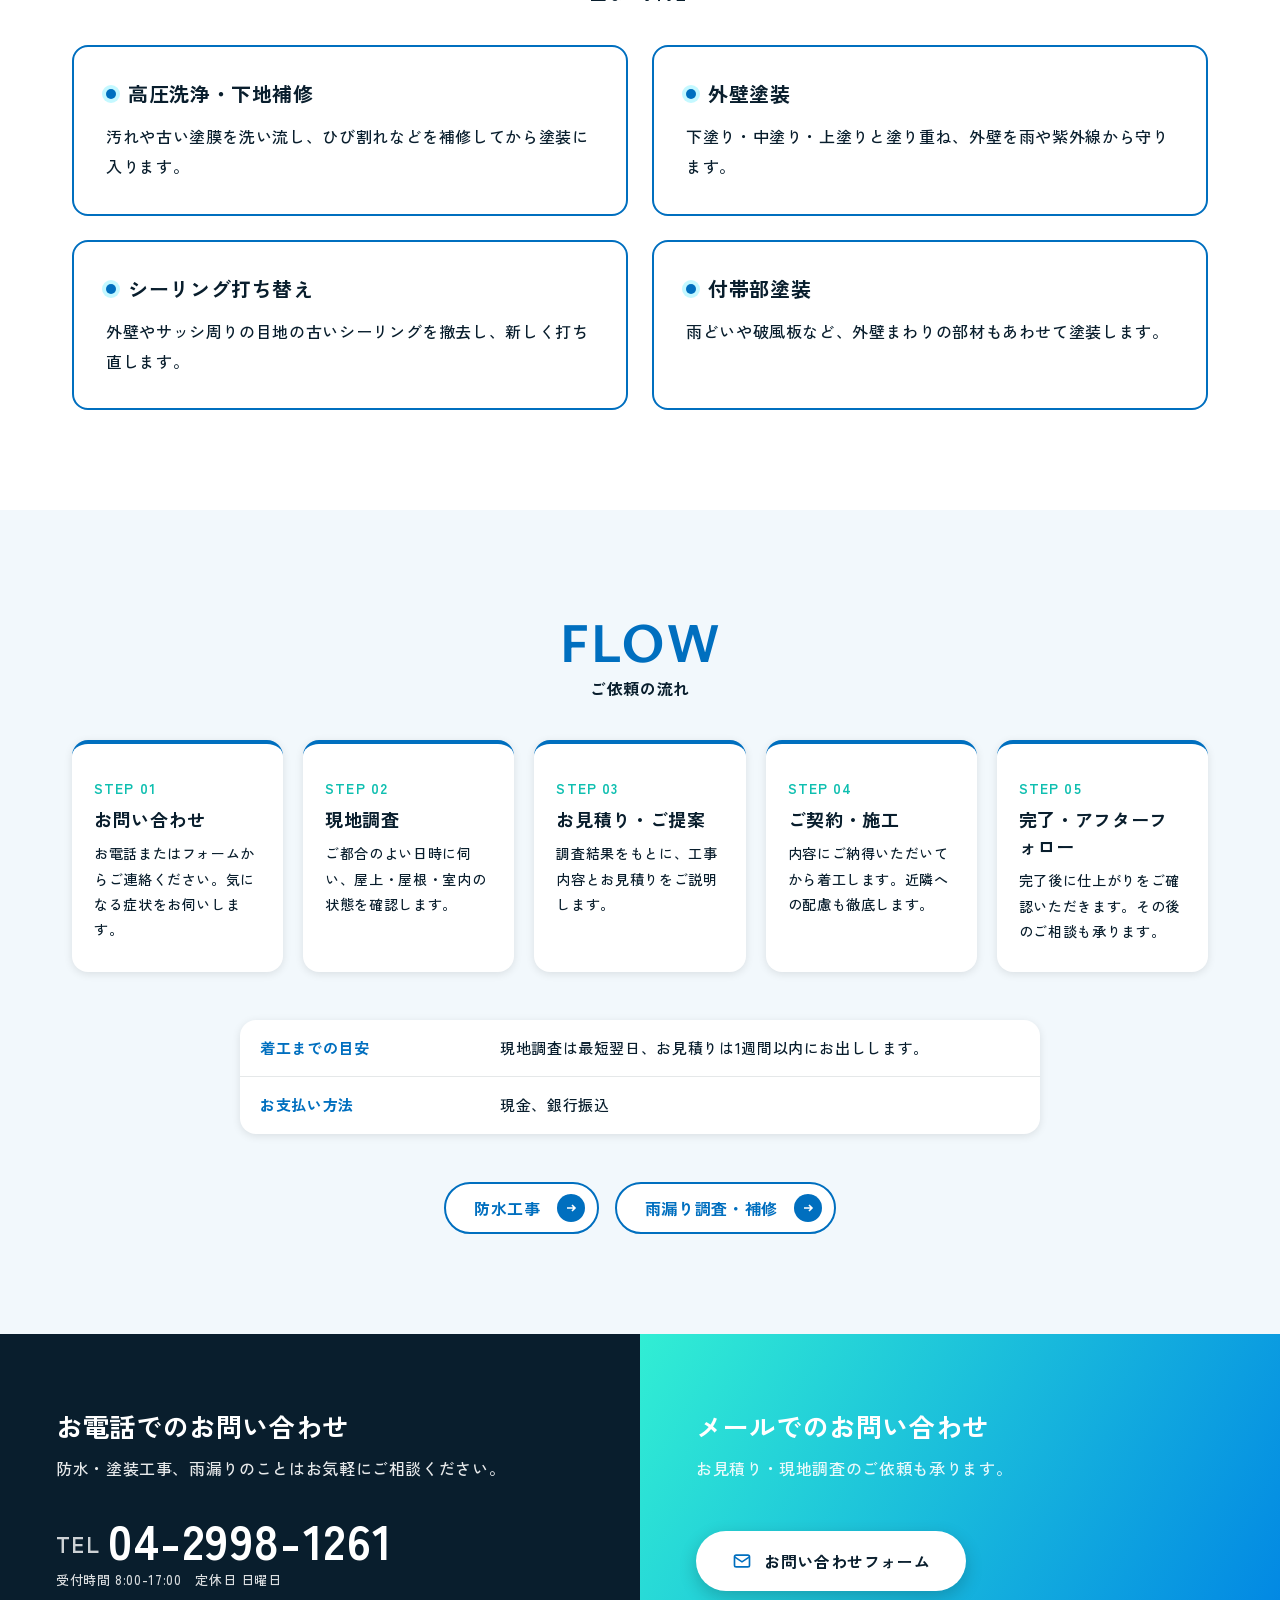
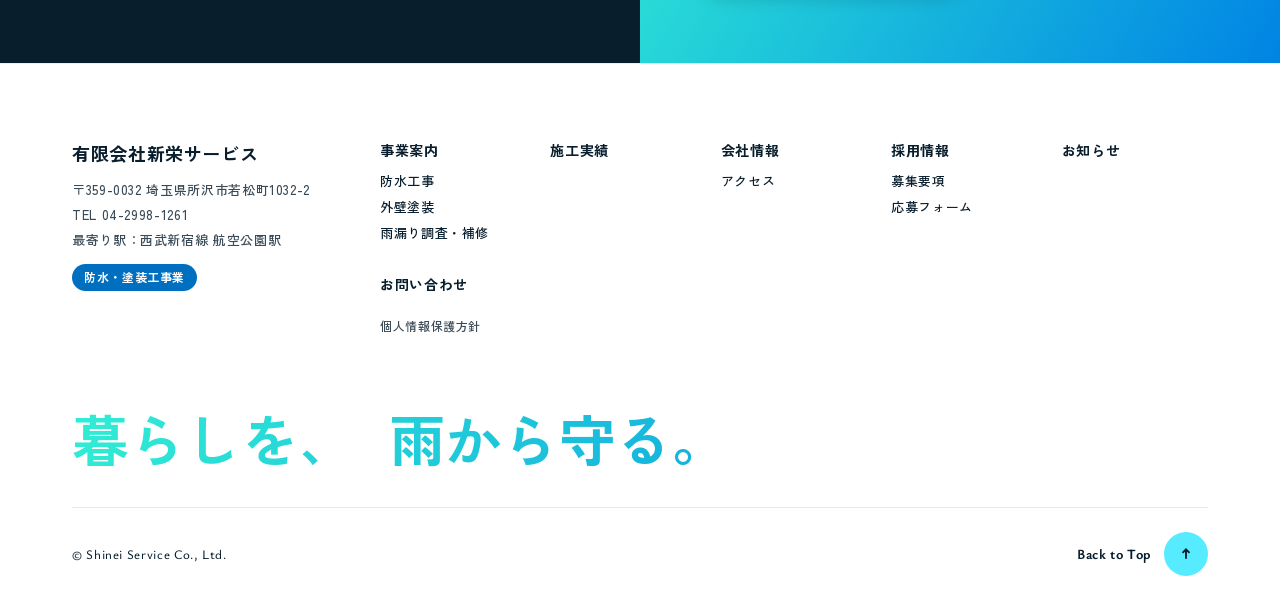
<file: painting.html>
<!doctype html>
<html lang="ja">
<head>
<meta charset="UTF-8">
<meta name="viewport" content="width=device-width, initial-scale=1.0">
<title>所沢市の外壁塗装・シーリング打ち替え｜有限会社新栄サービス</title>
<meta name="description" content="所沢市の外壁塗装なら有限会社新栄サービス。外壁の塗り替えやシーリングの打ち替えで、建物を雨や紫外線から守ります。高圧洗浄・下地補修から付帯部塗装まで対応。">
<meta property="og:locale" content="ja_JP">
<meta property="og:site_name" content="有限会社新栄サービス">
<meta property="og:type" content="article">
<meta property="og:title" content="所沢市の外壁塗装・シーリング打ち替え｜有限会社新栄サービス">
<meta property="og:description" content="所沢市の外壁塗装なら有限会社新栄サービス。外壁の塗り替えやシーリングの打ち替えで、建物を雨や紫外線から守ります。高圧洗浄・下地補修から付帯部塗装まで対応。">
<meta property="og:image" content="https://shinei1991.jp/assets/img/common/ogp.jpg">
<meta property="og:image:width" content="1200">
<meta property="og:image:height" content="630">
<meta name="twitter:card" content="summary_large_image">
<!-- ▼ 計測タグ（Google アナリティクス / タグマネージャー）は公開時にここへ追加 -->
<link rel="preconnect" href="https://fonts.googleapis.com">
<link rel="preconnect" href="https://fonts.gstatic.com" crossorigin>
<link rel="preload" as="style" href="https://fonts.googleapis.com/css2?family=Ysabeau:wght@700&family=Zen+Kaku+Gothic+New:wght@500;700&display=swap">
<link rel="stylesheet" href="https://fonts.googleapis.com/css2?family=Ysabeau:wght@700&family=Zen+Kaku+Gothic+New:wght@500;700&display=swap" media="print" onload="this.media='all'">
<noscript><link rel="stylesheet" href="https://fonts.googleapis.com/css2?family=Ysabeau:wght@700&family=Zen+Kaku+Gothic+New:wght@500;700&display=swap"></noscript>
<link rel="stylesheet" href="assets/css/style.css?v=20261025">
<!-- ▼ SEO（canonical / 構造化データ） -->
<link rel="canonical" href="https://shinei1991.jp/painting.html">
<meta property="og:url" content="https://shinei1991.jp/painting.html">
<link rel="icon" href="assets/img/common/logo.svg" type="image/svg+xml">
<link rel="apple-touch-icon" href="assets/img/common/apple-touch-icon.png">
<meta name="theme-color" content="#0084E4">
<script type="application/ld+json">
{
  "@context": "https://schema.org",
  "@type": "BreadcrumbList",
  "itemListElement": [
    {
      "@type": "ListItem",
      "position": 1,
      "name": "ホーム",
      "item": "https://shinei1991.jp/"
    },
    {
      "@type": "ListItem",
      "position": 2,
      "name": "事業案内",
      "item": "https://shinei1991.jp/service.html"
    },
    {
      "@type": "ListItem",
      "position": 3,
      "name": "外壁塗装",
      "item": "https://shinei1991.jp/painting.html"
    }
  ]
}
</script>
<script type="application/ld+json">
{
  "@context": "https://schema.org",
  "@type": "Service",
  "name": "外壁塗装",
  "serviceType": "外壁塗装",
  "description": "外壁の塗り替え、シーリング打ち替え、付帯部塗装",
  "url": "https://shinei1991.jp/painting.html",
  "provider": {
    "@id": "https://shinei1991.jp/#organization"
  },
  "areaServed": [
    {
      "@type": "City",
      "name": "所沢市"
    },
    {
      "@type": "City",
      "name": "狭山市"
    },
    {
      "@type": "City",
      "name": "入間市"
    },
    {
      "@type": "City",
      "name": "川越市"
    },
    {
      "@type": "City",
      "name": "新座市"
    },
    {
      "@type": "City",
      "name": "三芳町"
    },
    {
      "@type": "City",
      "name": "東村山市"
    },
    {
      "@type": "City",
      "name": "清瀬市"
    },
    {
      "@type": "City",
      "name": "東大和市"
    }
  ]
}
</script>
</head>

<body class="page-service">

<div class="c-loading" id="loading" aria-hidden="true">
  <div class="c-loading__center">
    <svg class="c-loading__emblem" viewBox="0 0 3956 4135" focusable="false">
      <defs>
        <clipPath id="loadingClip"><path fill-rule="evenodd" clip-rule="evenodd" d="M524.3,2984.4 502.8,2948.4 481.4,2910.1 442.8,2833.5 424.7,2793.6 406.9,2751.2 375.4,2667.0 347.4,2579.3 322.5,2486.3 301.4,2390.2 284.1,2291.4 272.6,2286.5 147.8,2286.3 23.3,2288.1 20.0,2298.8 20.0,2303.6 27.3,2359.0 40.0,2435.8 56.2,2513.9 72.4,2579.8 90.8,2645.1 111.3,2709.9 134.5,2776.0 159.2,2839.6 186.7,2904.3 215.3,2966.5 246.7,3029.7 277.1,3086.5 310.2,3143.8 345.1,3200.1 381.7,3255.1 418.8,3307.2 458.7,3359.7 500.2,3410.9 543.2,3460.7 587.8,3509.1 633.9,3556.1 680.4,3600.8 728.8,3644.2 776.8,3684.6 827.6,3724.5 877.9,3761.5 930.9,3797.9 983.2,3831.4 1038.2,3864.1 1094.1,3894.9 1150.9,3923.8 1208.6,3950.8 1267.1,3975.8 1326.4,3998.9 1384.5,4019.3 1445.1,4038.4 1504.4,4054.9 1566.2,4069.9 1626.5,4082.5 1689.3,4093.3 1750.5,4101.8 1814.0,4108.5 1875.9,4112.9 1938.0,4115.2 2000.4,4115.4 2062.9,4113.5 2125.6,4109.5 2188.0,4103.4 2249.9,4095.2 2311.3,4085.0 2372.0,4072.8 2432.2,4058.6 2493.6,4041.8 2552.5,4023.7 2612.4,4003.0 2671.6,3980.3 2729.9,3955.6 2787.3,3929.1 2843.9,3900.6 2899.4,3870.3 2954.0,3838.2 3007.5,3804.2 3060.0,3768.6 3111.3,3731.1 3163.0,3690.8 3213.5,3648.6 3262.7,3604.8 3310.5,3559.2 3356.9,3511.9 3401.8,3463.1 3444.0,3414.2 3486.0,3362.2 3525.2,3310.3 3562.9,3257.1 3599.1,3202.4 3635.0,3144.2 3668.9,3085.3 3701.0,3025.4 3731.2,2964.6 3759.4,2903.0 3785.8,2840.4 3810.1,2777.1 3831.9,2714.9 3852.3,2650.1 3870.1,2586.6 3885.9,2522.6 3899.8,2458.0 3912.6,2386.9 3922.7,2317.3 3932.1,2229.1 3931.3,2211.6 3932.7,2208.2 3935.9,2205.5 3935.9,1933.5 267.3,1934.1 287.8,1741.6 894.5,1480.1 895.4,1814.4 896.1,1817.8 898.2,1820.8 903.2,1824.5 909.5,1827.3 925.3,1830.7 1201.3,1830.7 1213.0,1828.9 1221.2,1825.9 1228.1,1821.3 1231.5,1816.7 1232.8,1811.1 1233.5,1478.3 1922.8,1772.3 1934.9,1776.3 1942.9,1777.1 1950.7,1775.6 1958.0,1770.9 1959.9,1628.0 1289.8,1360.2 1928.5,1357.9 1939.3,1355.1 1947.3,1351.3 1953.4,1346.4 1956.4,1340.4 1959.2,1313.8 1958.7,1285.3 1956.1,1263.2 1954.5,1260.3 1950.5,1256.5 1938.7,1251.1 1926.3,1249.2 1233.3,1248.9 1233.3,1103.4 1919.5,1103.2 1932.8,1101.6 1943.8,1098.3 1952.3,1092.9 1955.9,1087.0 1958.1,1075.0 1959.1,1063.0 1958.3,1010.6 1951.3,1003.5 1942.9,998.5 1933.5,995.3 1921.3,993.7 1739.3,991.9 1739.2,753.0 1920.4,752.7 1932.8,751.2 1944.3,747.3 1952.6,742.0 1958.2,736.3 1956.5,663.6 1955.1,659.2 1949.7,654.4 1937.3,649.6 1922.2,647.6 1234.0,647.5 1231.6,581.9 1228.1,575.3 1219.5,569.7 1211.2,567.2 1203.4,566.3 1029.4,563.9 1086.9,526.0 1145.6,490.8 1205.6,458.1 1268.4,427.3 1330.5,400.0 1395.4,374.7 1459.4,352.7 1526.2,332.9 1570.5,321.5 1615.2,311.2 1660.1,302.2 1707.3,294.0 1752.8,287.5 1800.6,282.0 1848.5,277.8 1894.7,275.0 1941.0,273.5 1989.3,273.2 2035.4,274.3 2083.4,276.6 2131.3,280.3 2177.0,285.2 2224.4,291.5 2269.7,298.8 2316.6,307.8 2361.4,317.6 2405.8,328.7 2449.9,341.0 2495.6,355.1 2538.9,369.8 2581.9,385.8 2624.5,403.0 2666.6,421.4 2708.3,441.0 2749.5,461.8 2790.2,483.8 2830.3,507.0 2869.8,531.4 2908.8,557.0 2945.5,582.7 2247.4,599.2 2238.6,600.2 2230.9,602.6 2224.1,606.7 2217.9,612.7 2217.6,1229.5 2071.7,1811.5 2071.9,1817.1 2075.0,1821.7 2082.1,1826.4 2090.7,1829.4 2101.7,1831.0 2347.9,1830.7 2357.1,1829.3 2364.3,1826.4 2369.9,1821.9 2374.2,1816.0 2378.3,1806.9 2381.6,1796.0 2536.6,1228.8 2536.9,1072.2 3108.1,1072.2 3108.6,1815.4 3110.5,1820.5 3117.3,1825.5 3129.0,1829.1 3140.5,1830.6 3388.8,1830.3 3396.2,1829.3 3404.2,1826.2 3411.1,1821.2 3414.6,1816.3 3415.9,1810.5 3416.5,1086.6 3457.6,1155.7 3495.9,1228.2 3530.5,1302.3 3561.4,1377.9 3589.5,1456.7 3614.6,1538.9 3636.1,1622.4 3654.6,1709.0 3911.2,1708.9 3900.5,1651.1 3888.0,1592.0 3874.0,1533.5 3858.4,1475.7 3841.3,1418.4 3822.6,1361.7 3802.3,1305.5 3780.6,1249.8 3756.4,1192.7 3730.6,1136.2 3709.4,1093.4 3683.9,1045.5 3655.3,994.9 3624.4,943.6 3593.4,895.2 3560.0,846.3 3503.2,769.6 3442.1,694.7 3377.8,623.3 3310.6,555.5 3240.5,491.4 3167.6,430.9 3092.1,374.3 3014.0,321.6 2933.6,272.9 2851.0,228.2 2766.2,187.6 2679.4,151.2 2590.7,119.0 2500.2,91.2 2408.1,67.9 2316.4,49.4 2221.4,35.0 2127.2,25.4 2078.6,22.3 2029.7,20.3 1933.3,20.0 1837.0,24.3 1743.0,33.0 1648.0,46.6 1553.9,64.9 1461.0,87.7 1369.4,115.1 1279.4,147.0 1192.8,182.6 1106.3,223.2 1023.5,267.3 982.1,291.4 941.2,316.5 862.9,368.8 822.2,398.3 783.8,427.7 746.1,458.1 709.1,489.5 671.3,523.3 634.5,558.0 598.7,593.4 563.9,629.7 530.1,666.7 497.3,704.4 465.5,742.9 434.8,782.1 405.0,822.0 376.3,862.5 348.6,903.7 320.9,947.3 295.3,989.8 270.8,1032.8 247.3,1076.5 224.0,1122.5 202.7,1167.3 181.6,1214.5 162.5,1260.4 143.7,1308.6 126.7,1355.5 110.2,1404.7 95.4,1452.4 81.2,1502.6 68.2,1553.1 56.8,1602.1 37.0,1703.2 28.7,1755.3 21.6,1807.7 20.0,2158.6 25.7,2168.0 800.7,2167.9 802.4,2171.7 823.2,2220.7 839.8,2266.6 504.4,2268.7 489.1,2272.9 478.3,2277.4 469.6,2283.5 463.8,2290.2 458.3,2300.7 454.5,2314.5 455.0,2639.7 460.8,2651.8 469.1,2659.8 475.8,2663.3 483.3,2665.8 502.3,2668.7 570.5,2669.6 638.5,2668.4 716.2,2664.4 735.7,2650.9 740.7,2555.4 741.3,2459.0 1630.4,2455.7 2512.7,2456.2 3166.1,2459.2 3167.6,2638.0 3172.9,2650.5 3179.9,2658.8 3189.1,2664.1 3205.9,2668.5 3413.3,2668.0 3429.9,2663.0 3439.6,2657.4 3447.0,2649.0 3452.0,2636.3 3451.1,2309.8 3448.2,2300.8 3443.3,2291.6 3435.8,2283.3 3425.1,2276.5 3412.3,2271.9 3393.3,2267.7 3005.2,2266.6 3068.6,2167.4 3672.0,2167.5 3667.2,2228.0 3660.2,2290.1 3648.2,2369.5 3633.3,2446.1 3615.2,2521.9 3593.9,2596.7 3569.5,2670.4 3542.0,2743.1 3511.2,2814.7 3477.4,2885.0 3442.4,2950.6 3404.9,3014.3 3366.8,3073.1 3325.1,3131.6 3280.7,3188.9 3231.8,3247.4 3175.3,3310.9 3100.1,3392.0 3101.3,3388.8 2353.6,3032.6 3354.1,3030.7 3365.7,3026.6 3375.3,3019.4 3382.6,3009.7 3386.6,2999.0 3387.1,2943.8 3385.6,2885.4 3383.3,2877.6 3379.6,2870.1 3376.3,2865.4 3371.0,2860.4 3359.4,2854.4 3342.3,2851.4 2724.3,2851.7 2108.4,2848.3 2107.8,2602.9 2103.7,2591.1 2096.4,2581.9 2086.6,2575.6 2072.9,2571.6 1835.2,2571.5 1819.7,2576.4 1810.9,2582.3 1804.1,2592.5 1798.6,2610.3 1798.7,2850.1 1795.3,2851.1 562.8,2851.7 551.0,2854.5 540.6,2859.9 532.1,2868.1 527.4,2876.3 525.5,2892.3 524.2,2921.5ZM3327.2,954.4 3328.3,956.9 2536.9,957.1 2536.3,702.6 3085.9,690.0 3152.3,752.4 3213.9,816.4 3271.6,883.0ZM2098.0,3740.8 2099.4,3134.8 2939.3,3533.7 2889.1,3568.6 2831.5,3605.2 2774.5,3638.5 2714.5,3670.5 2653.1,3700.4 2592.1,3727.2 2533.8,3750.3 2473.0,3771.5 2413.6,3789.6 2351.7,3805.7 2289.3,3819.4 2226.6,3830.4 2163.5,3839.0 2100.1,3845.0 2036.5,3848.5 1970.8,3849.4 1907.0,3847.7 1841.2,3843.4 1775.4,3836.4 1711.7,3827.1 1646.2,3814.8 1579.3,3799.7 1519.2,3783.6 1458.1,3764.4 1397.9,3742.8 1338.7,3718.9 1278.6,3691.8 1219.6,3662.4 1161.8,3630.7 1103.4,3595.8 1044.7,3557.6 993.6,3521.4 1807.9,3137.4 1808.3,3738.4 1809.9,3742.5 1814.3,3749.3 1821.8,3755.4 1830.9,3759.4 1841.2,3762.0 2069.1,3761.9 2081.9,3758.6 2091.4,3753.6 2096.6,3747.2ZM2759.4,2157.7 2681.4,2276.8 2081.1,2277.2 2035.5,2158.0ZM1748.4,2157.6 1793.0,2277.0 1147.8,2277.0 1095.3,2158.0ZM531.3,3005.1 536.2,3010.9 539.4,3012.5 541.4,3020.4 546.3,3025.7 555.3,3029.5 570.0,3031.4 1566.1,3033.5 834.2,3376.3 796.7,3340.0 760.6,3302.4 724.5,3262.2 687.1,3217.8 653.4,3175.4 619.5,3130.6 584.3,3081.8 547.7,3029.0 533.8,3018.0ZM1444.5,752.7 1444.9,992.6 695.2,993.1 694.0,863.5 797.4,752.5ZM894.5,1102.9 894.2,1249.2 441.7,1248.9 519.8,1103.3ZM837.9,1359.9 838.1,1360.8 325.2,1568.5 336.2,1525.0 350.4,1478.4 367.7,1428.0 393.7,1357.9Z"/></clipPath>
        <linearGradient id="loadingGrad" x1="0" y1="0" x2="1" y2="1">
          <stop offset="0" stop-color="#31EED4"/><stop offset="1" stop-color="#0084E4"/>
        </linearGradient>
      </defs>
      <g clip-path="url(#loadingClip)">
        <rect width="3956" height="4135" fill="#DCE7EF"/>
        <g id="loadingLevel" transform="translate(0 4175)">
          <path class="c-loading__wave -back" d="M0,105 L82,92 L165,74 L247,50 L330,23 L412,-6 L494,-34 L577,-60 L659,-82 L742,-98 L824,-108 L907,-110 L989,-105 L1071,-92 L1154,-74 L1236,-50 L1319,-23 L1401,6 L1484,34 L1566,60 L1648,82 L1731,98 L1813,108 L1896,110 L1978,105 L2060,92 L2143,74 L2225,50 L2308,23 L2390,-6 L2472,-34 L2555,-60 L2637,-82 L2720,-98 L2802,-108 L2885,-110 L2967,-105 L3049,-92 L3132,-74 L3214,-50 L3297,-23 L3379,6 L3462,34 L3544,60 L3626,82 L3709,98 L3791,108 L3874,110 L3956,105 L4038,92 L4121,74 L4203,50 L4286,23 L4368,-6 L4450,-34 L4533,-60 L4615,-82 L4698,-98 L4780,-108 L4863,-110 L4945,-105 L5027,-92 L5110,-74 L5192,-50 L5275,-23 L5357,6 L5440,34 L5522,60 L5604,82 L5687,98 L5769,108 L5852,110 L5934,105 L6016,92 L6099,74 L6181,50 L6264,23 L6346,-6 L6428,-34 L6511,-60 L6593,-82 L6676,-98 L6758,-108 L6841,-110 L6923,-105 L7005,-92 L7088,-74 L7170,-50 L7253,-23 L7335,6 L7418,34 L7500,60 L7582,82 L7665,98 L7747,108 L7830,110 L7912,105 V4535 H0 Z" fill="#0FBFB0" opacity=".45"/>
          <path class="c-loading__wave -front" d="M0,0 L82,31 L165,60 L247,85 L330,104 L412,116 L494,120 L577,116 L659,104 L742,85 L824,60 L907,31 L989,0 L1071,-31 L1154,-60 L1236,-85 L1319,-104 L1401,-116 L1484,-120 L1566,-116 L1648,-104 L1731,-85 L1813,-60 L1896,-31 L1978,-0 L2060,31 L2143,60 L2225,85 L2308,104 L2390,116 L2472,120 L2555,116 L2637,104 L2720,85 L2802,60 L2885,31 L2967,0 L3049,-31 L3132,-60 L3214,-85 L3297,-104 L3379,-116 L3462,-120 L3544,-116 L3626,-104 L3709,-85 L3791,-60 L3874,-31 L3956,-0 L4038,31 L4121,60 L4203,85 L4286,104 L4368,116 L4450,120 L4533,116 L4615,104 L4698,85 L4780,60 L4863,31 L4945,0 L5027,-31 L5110,-60 L5192,-85 L5275,-104 L5357,-116 L5440,-120 L5522,-116 L5604,-104 L5687,-85 L5769,-60 L5852,-31 L5934,-0 L6016,31 L6099,60 L6181,85 L6264,104 L6346,116 L6428,120 L6511,116 L6593,104 L6676,85 L6758,60 L6841,31 L6923,0 L7005,-31 L7088,-60 L7170,-85 L7253,-104 L7335,-116 L7418,-120 L7500,-116 L7582,-104 L7665,-85 L7747,-60 L7830,-31 L7912,-0 V4535 H0 Z" fill="url(#loadingGrad)"/>
        </g>
      </g>
    </svg>
    <p class="c-loading__num"><span id="loadingNum">0</span>%</p>
  </div>
  <div class="c-loading__flood"></div>
</div>
<script>/* トップページは毎回表示。下層ページは同じ訪問中の2回目以降は省略 */try{if(!document.body.classList.contains('page-home')&&sessionStorage.getItem('shinei-loaded')){document.getElementById('loading').className+=' is-done';}}catch(e){}</script>

<header class="l-header" id="header">
  <div class="l-header__inner">
    <div class="l-header__logo"><a href="index.html"><img src="assets/img/common/logo.svg" alt="" width="81" height="84"><span class="l-header__name"><small>有限会社</small>新栄サービス</span></a></div>
    <nav class="c-gmenu" aria-label="グローバルメニュー">
      <ul class="c-gmenu__list">
        <li class=""><a href="index.html">ホーム</a></li>
        <li class="-mega -here">
          <button class="c-gmenu__trigger" type="button" aria-expanded="false">事業案内</button>
          <div class="c-mega"><div class="c-mega__inner">
            <a class="c-mega__top" href="service.html">事業案内トップ</a>
            <ul class="c-mega__links"><li><a href="waterproofing.html">防水工事</a></li><li><a href="painting.html">外壁塗装</a></li><li><a href="repair.html">雨漏り調査・補修</a></li></ul>
          </div></div>
        </li>
        <li class=""><a href="works.html">施工実績</a></li>
        <li class="-mega">
          <button class="c-gmenu__trigger" type="button" aria-expanded="false">会社情報</button>
          <div class="c-mega"><div class="c-mega__inner">
            <a class="c-mega__top" href="company.html">会社概要</a>
            <ul class="c-mega__links"><li><a href="company.html#access">アクセス</a></li></ul>
          </div></div>
        </li>
        <li class="-mega">
          <button class="c-gmenu__trigger" type="button" aria-expanded="false">採用情報</button>
          <div class="c-mega"><div class="c-mega__inner">
            <a class="c-mega__top" href="recruit.html">採用情報トップ</a>
            <ul class="c-mega__links"><li><a href="recruit.html#requirements">募集要項</a></li><li><a href="contact.html?type=recruit">応募フォーム</a></li></ul>
          </div></div>
        </li>
        <li class=""><a href="news.html">お知らせ</a></li>
      </ul>
    </nav>
    <div class="l-header__btns">
      <a href="tel:0429981261" class="c-header-tel">04-2998-1261</a>
      <a href="contact.html" class="c-btn-contact">お問い合わせ</a>
    </div>
    <button class="c-hamburger" id="hamburger" type="button" aria-label="メニューを開く" aria-expanded="false" aria-controls="spnav">
      <span></span><span></span><span></span>
    </button>
  </div>
</header>

<div class="c-spnav" id="spnav" aria-hidden="true">
  <div class="c-spnav__inner">
    <ul class="c-spnav__list">
      <li><a href="index.html">ホーム</a></li>
      <li class="-acc">
        <button type="button" class="c-spnav__toggle" aria-expanded="false">事業案内</button>
        <ul><li><a href="service.html">事業案内トップ</a></li><li><a href="waterproofing.html">防水工事</a></li><li><a href="painting.html">外壁塗装</a></li><li><a href="repair.html">雨漏り調査・補修</a></li></ul>
      </li>
      <li><a href="works.html">施工実績</a></li>
      <li class="-acc">
        <button type="button" class="c-spnav__toggle" aria-expanded="false">会社情報</button>
        <ul><li><a href="company.html">会社概要</a></li><li><a href="company.html#access">アクセス</a></li></ul>
      </li>
      <li class="-acc">
        <button type="button" class="c-spnav__toggle" aria-expanded="false">採用情報</button>
        <ul><li><a href="recruit.html">採用情報トップ</a></li><li><a href="recruit.html#requirements">募集要項</a></li><li><a href="contact.html?type=recruit">応募フォーム</a></li></ul>
      </li>
      <li><a href="news.html">お知らせ</a></li>
      <li><a href="contact.html">お問い合わせ</a></li>
      <li><a href="tel:0429981261">お電話：04-2998-1261</a></li>
      <li class="-small"><a href="privacy.html">個人情報保護方針</a></li>
    </ul>
  </div>
</div>

<nav class="c-breadcrumb" aria-label="パンくずリスト"><ol><li><a href="index.html">ホーム</a></li><li><a href="service.html">事業案内</a></li><li aria-current="page">外壁塗装</li></ol></nav>

<section class="c-pagetitle">
  <h1><span class="-en">Painting</span><span class="-jp">外壁塗装</span></h1>
  <span class="c-pagetitle__deco" aria-hidden="true"></span>
</section>

<main class="l-main">

<section class="l-sec -top0">
  <div class="l-container p-detail-intro">
    <!-- 画像：assets/img/service/painting-work.jpg -->
    <figure><img src="assets/img/service/painting-work.webp" srcset="assets/img/service/painting-work-800.webp 800w, assets/img/service/painting-work.webp 1200w" sizes="(max-width: 768px) 92vw, 50vw" width="1200" height="800" alt="外壁塗装" class="c-img" decoding="async" loading="lazy"></figure>
    <div>
      <p class="c-lead -draft">外壁は、紫外線や雨風で少しずつ傷みます。塗り替えやシーリングの打ち替えで外壁を保護し、ひび割れや目地のすき間からの雨水の侵入を防ぎます。</p>
    </div>
  </div>
</section>

<section class="l-sec -pale">
  <div class="l-container">
    <h2 class="c-sec-title -center"><span class="-en">CHECK</span><span class="-jp">こんな症状はありませんか？</span></h2>
    <ul class="c-check -draft"><li>外壁を触ると白い粉がつく</li><li>外壁にひび割れがある</li><li>目地のシーリングが割れている・やせている</li><li>塗装がはがれている・色あせている</li></ul>
    <p class="c-note">ひとつでも当てはまる場合は、早めの点検をおすすめします。</p>
  </div>
</section>

<section class="l-sec">
  <div class="l-container">
    <h2 class="c-sec-title -center"><span class="-en">METHOD</span><span class="-jp">主な工事内容</span></h2>
    <ul class="c-method-grid -draft">
      <li class="c-method"><h3>高圧洗浄・下地補修</h3><p>汚れや古い塗膜を洗い流し、ひび割れなどを補修してから塗装に入ります。</p></li>
      <li class="c-method"><h3>外壁塗装</h3><p>下塗り・中塗り・上塗りと塗り重ね、外壁を雨や紫外線から守ります。</p></li>
      <li class="c-method"><h3>シーリング打ち替え</h3><p>外壁やサッシ周りの目地の古いシーリングを撤去し、新しく打ち直します。</p></li>
      <li class="c-method"><h3>付帯部塗装</h3><p>雨どいや破風板など、外壁まわりの部材もあわせて塗装します。</p></li>
    </ul>
  </div>
</section>

<section class="l-sec -pale">
  <div class="l-container">
    <h2 class="c-sec-title -center"><span class="-en">FLOW</span><span class="-jp">ご依頼の流れ</span></h2>
    <ol class="c-flow">
      <li><span class="-num">STEP 01</span><h3>お問い合わせ</h3><p>お電話またはフォームからご連絡ください。気になる症状をお伺いします。</p></li>
      <li><span class="-num">STEP 02</span><h3>現地調査</h3><p>ご都合のよい日時に伺い、屋上・屋根・室内の状態を確認します。</p></li>
      <li><span class="-num">STEP 03</span><h3>お見積り・ご提案</h3><p>調査結果をもとに、工事内容とお見積りをご説明します。</p></li>
      <li><span class="-num">STEP 04</span><h3>ご契約・施工</h3><p>内容にご納得いただいてから着工します。近隣への配慮も徹底します。</p></li>
      <li><span class="-num">STEP 05</span><h3>完了・アフターフォロー</h3><p>完了後に仕上がりをご確認いただきます。その後のご相談も承ります。</p></li>
    </ol>
    <div class="c-flow-info">
      <table class="c-table -compact"><tbody>
        <tr><th scope="row">着工までの目安</th><td>現地調査は最短翌日、お見積りは1週間以内にお出しします。</td></tr>
        <tr><th scope="row">お支払い方法</th><td>現金、銀行振込</td></tr>
      </tbody></table>
    </div>
    <ul class="c-btn-row"><li><a href="waterproofing.html" class="c-btn"><span>防水工事</span></a></li><li><a href="repair.html" class="c-btn"><span>雨漏り調査・補修</span></a></li></ul>
  </div>
</section>

</main>

<section class="c-cta">
  <div class="c-cta__box -main">
    <div class="c-cta__head">
      <h2>お電話でのお問い合わせ</h2>
      <p>防水・塗装工事、雨漏りのことはお気軽にご相談ください。</p>
    </div>
    <div class="c-cta__actions">
      <div class="c-cta__tel">
        <a href="tel:0429981261">04-2998-1261</a>
        <p>受付時間 8:00-17:00　定休日 日曜日</p>
      </div>
    </div>
  </div>
  <div class="c-cta__box -sub">
    <div class="c-cta__head">
      <h2>メールでのお問い合わせ</h2>
      <p>お見積り・現地調査のご依頼も承ります。</p>
    </div>
    <div class="c-cta__actions">
      <a href="contact.html" class="c-cta__form">お問い合わせフォーム</a>
    </div>
  </div>
</section>

<footer class="l-footer">
  <div class="l-footer__inner">
    <div class="l-footer__top">
      <div class="l-footer__title">
        有限会社新栄サービス
        <address>
          〒359-0032 埼玉県所沢市若松町1032-2<br>
          TEL <a href="tel:0429981261">04-2998-1261</a><br>
          最寄り駅：西武新宿線 航空公園駅
        </address>
        <p class="l-footer__biz">防水・塗装工事業</p>
      </div>
      <nav class="l-footer__nav" aria-label="フッターメニュー">
        <div><p class="-head"><a href="service.html">事業案内</a></p><ul><li><a href="waterproofing.html">防水工事</a></li><li><a href="painting.html">外壁塗装</a></li><li><a href="repair.html">雨漏り調査・補修</a></li></ul></div><div><p class="-head"><a href="works.html">施工実績</a></p></div><div><p class="-head"><a href="company.html">会社情報</a></p><ul><li><a href="company.html#access">アクセス</a></li></ul></div><div><p class="-head"><a href="recruit.html">採用情報</a></p><ul><li><a href="recruit.html#requirements">募集要項</a></li><li><a href="contact.html?type=recruit">応募フォーム</a></li></ul></div><div><p class="-head"><a href="news.html">お知らせ</a></p></div><div><p class="-head"><a href="contact.html">お問い合わせ</a></p><p class="-small"><a href="privacy.html">個人情報保護方針</a></p></div>
      </nav>
    </div>
    <div class="l-footer__copy">
      <p class="-draft"><span>暮らしを、</span><span>雨から守る。</span></p>
    </div>
    <div class="l-footer__bottom">
      <small>&copy; Shinei Service Co., Ltd.</small>
      <a class="c-pagetop" href="#" aria-label="ページトップへ戻る"><span>Back to Top</span></a>
    </div>
  </div>
</footer>

<script src="assets/js/main.js?v=20261025"></script>
</body>
</html>
</file>
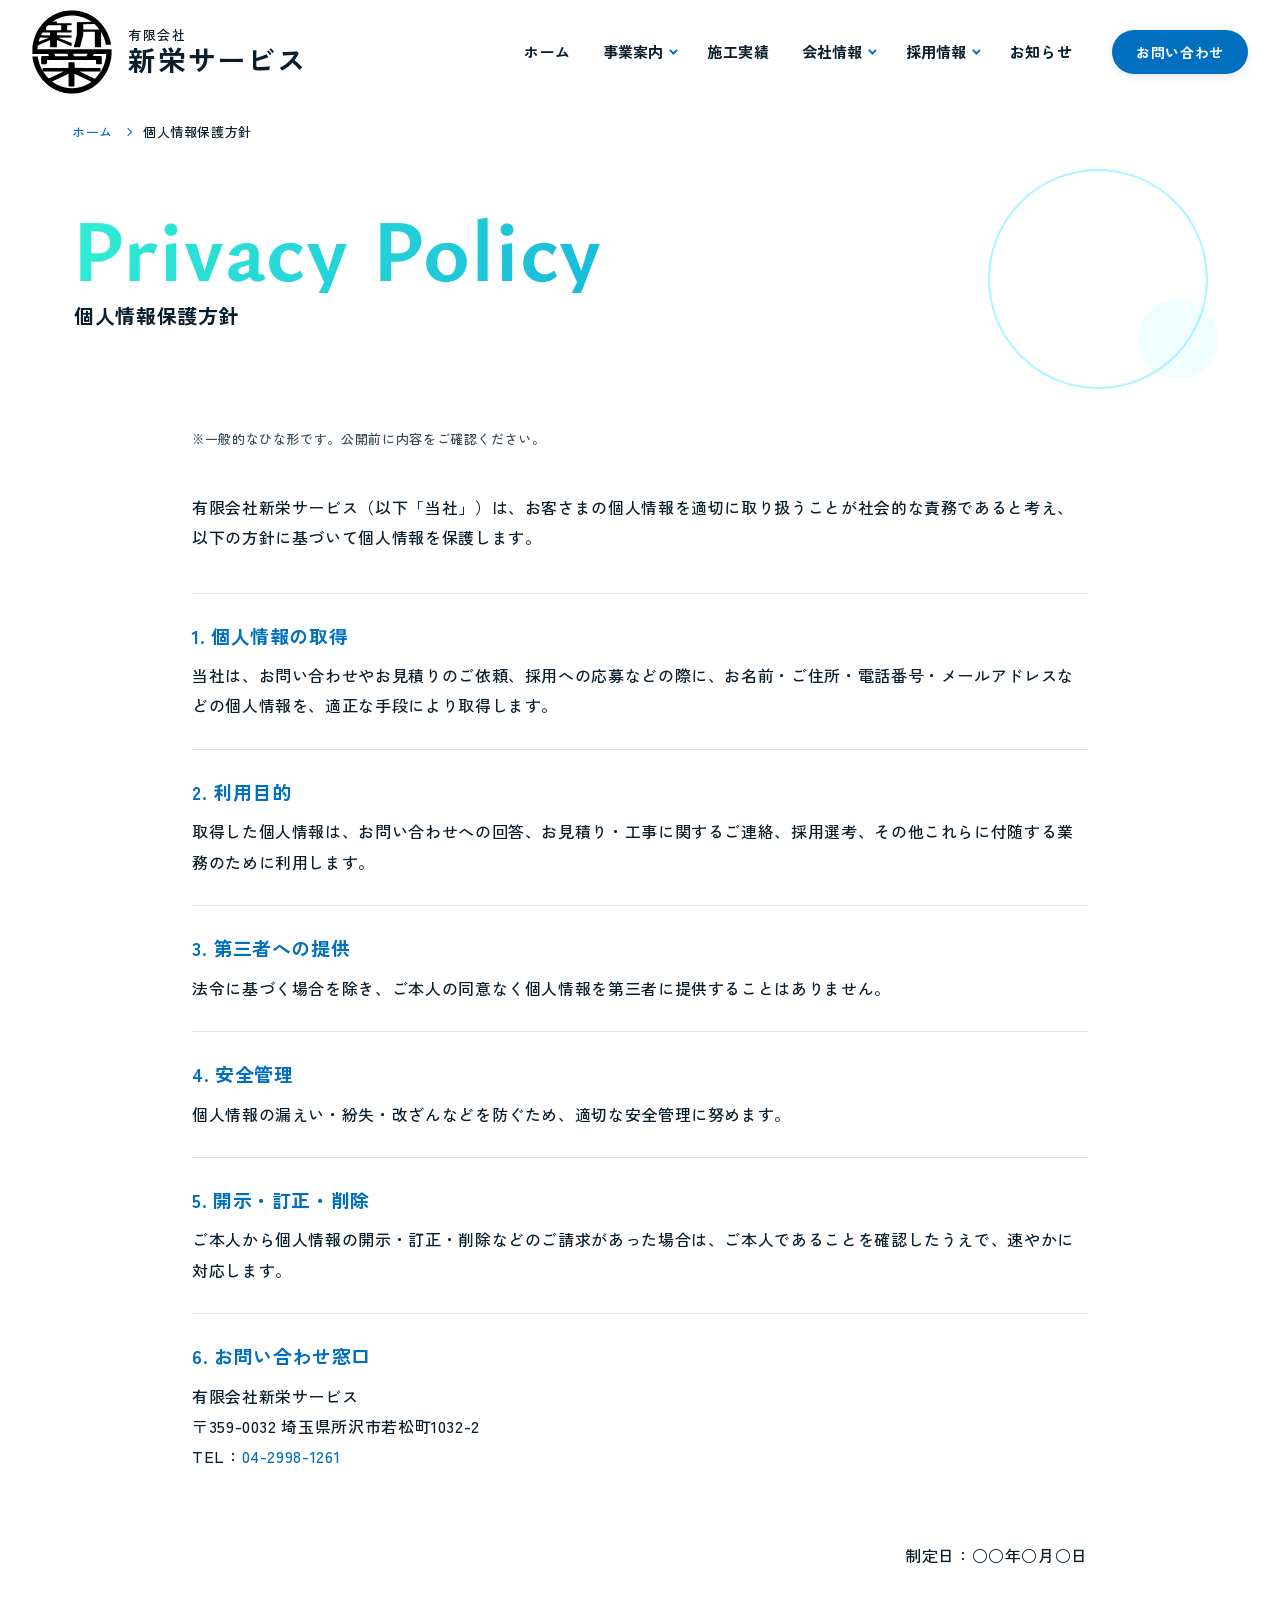
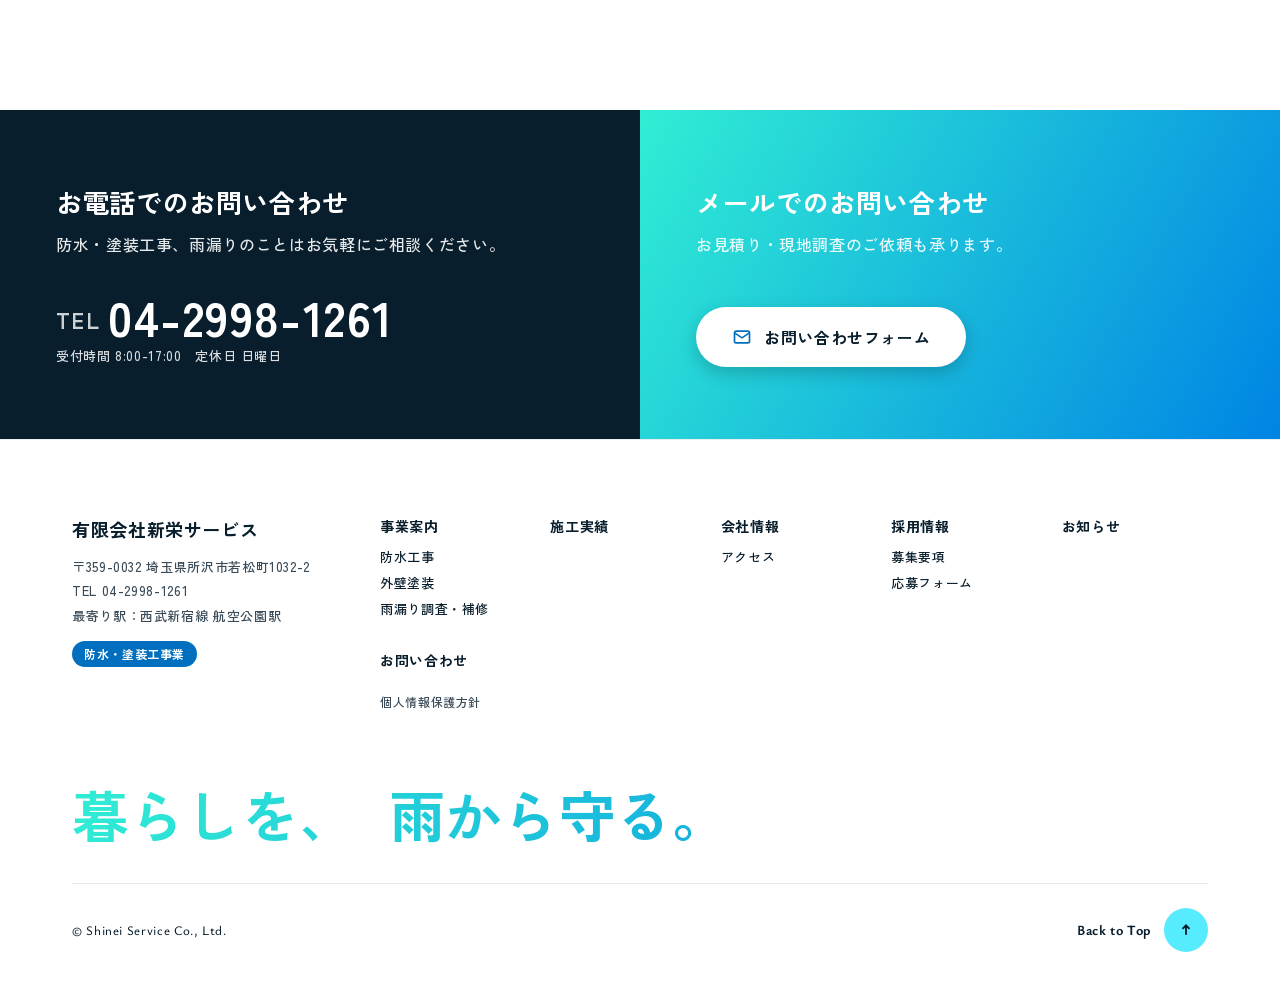
<file: privacy.html>
<!doctype html>
<html lang="ja">
<head>
<meta charset="UTF-8">
<meta name="viewport" content="width=device-width, initial-scale=1.0">
<title>個人情報保護方針｜埼玉県所沢市の防水・塗装工事｜有限会社新栄サービス</title>
<meta name="description" content="有限会社新栄サービスの個人情報保護方針。">
<meta property="og:locale" content="ja_JP">
<meta property="og:site_name" content="有限会社新栄サービス">
<meta property="og:type" content="article">
<meta property="og:title" content="個人情報保護方針｜埼玉県所沢市の防水・塗装工事｜有限会社新栄サービス">
<meta property="og:description" content="有限会社新栄サービスの個人情報保護方針。">
<meta property="og:image" content="https://shinei1991.jp/assets/img/common/ogp.jpg">
<meta property="og:image:width" content="1200">
<meta property="og:image:height" content="630">
<meta name="twitter:card" content="summary_large_image">
<!-- ▼ 計測タグ（Google アナリティクス / タグマネージャー）は公開時にここへ追加 -->
<link rel="preconnect" href="https://fonts.googleapis.com">
<link rel="preconnect" href="https://fonts.gstatic.com" crossorigin>
<link rel="preload" as="style" href="https://fonts.googleapis.com/css2?family=Ysabeau:wght@700&family=Zen+Kaku+Gothic+New:wght@500;700&display=swap">
<link rel="stylesheet" href="https://fonts.googleapis.com/css2?family=Ysabeau:wght@700&family=Zen+Kaku+Gothic+New:wght@500;700&display=swap" media="print" onload="this.media='all'">
<noscript><link rel="stylesheet" href="https://fonts.googleapis.com/css2?family=Ysabeau:wght@700&family=Zen+Kaku+Gothic+New:wght@500;700&display=swap"></noscript>
<link rel="stylesheet" href="assets/css/style.css?v=20261025">
<!-- ▼ SEO（canonical / 構造化データ） -->
<link rel="canonical" href="https://shinei1991.jp/privacy.html">
<meta property="og:url" content="https://shinei1991.jp/privacy.html">
<link rel="icon" href="assets/img/common/logo.svg" type="image/svg+xml">
<link rel="apple-touch-icon" href="assets/img/common/apple-touch-icon.png">
<meta name="theme-color" content="#0084E4">
<script type="application/ld+json">
{
  "@context": "https://schema.org",
  "@type": "BreadcrumbList",
  "itemListElement": [
    {
      "@type": "ListItem",
      "position": 1,
      "name": "ホーム",
      "item": "https://shinei1991.jp/"
    },
    {
      "@type": "ListItem",
      "position": 2,
      "name": "個人情報保護方針",
      "item": "https://shinei1991.jp/privacy.html"
    }
  ]
}
</script>
</head>

<body class="page-privacy">

<div class="c-loading" id="loading" aria-hidden="true">
  <div class="c-loading__center">
    <svg class="c-loading__emblem" viewBox="0 0 3956 4135" focusable="false">
      <defs>
        <clipPath id="loadingClip"><path fill-rule="evenodd" clip-rule="evenodd" d="M524.3,2984.4 502.8,2948.4 481.4,2910.1 442.8,2833.5 424.7,2793.6 406.9,2751.2 375.4,2667.0 347.4,2579.3 322.5,2486.3 301.4,2390.2 284.1,2291.4 272.6,2286.5 147.8,2286.3 23.3,2288.1 20.0,2298.8 20.0,2303.6 27.3,2359.0 40.0,2435.8 56.2,2513.9 72.4,2579.8 90.8,2645.1 111.3,2709.9 134.5,2776.0 159.2,2839.6 186.7,2904.3 215.3,2966.5 246.7,3029.7 277.1,3086.5 310.2,3143.8 345.1,3200.1 381.7,3255.1 418.8,3307.2 458.7,3359.7 500.2,3410.9 543.2,3460.7 587.8,3509.1 633.9,3556.1 680.4,3600.8 728.8,3644.2 776.8,3684.6 827.6,3724.5 877.9,3761.5 930.9,3797.9 983.2,3831.4 1038.2,3864.1 1094.1,3894.9 1150.9,3923.8 1208.6,3950.8 1267.1,3975.8 1326.4,3998.9 1384.5,4019.3 1445.1,4038.4 1504.4,4054.9 1566.2,4069.9 1626.5,4082.5 1689.3,4093.3 1750.5,4101.8 1814.0,4108.5 1875.9,4112.9 1938.0,4115.2 2000.4,4115.4 2062.9,4113.5 2125.6,4109.5 2188.0,4103.4 2249.9,4095.2 2311.3,4085.0 2372.0,4072.8 2432.2,4058.6 2493.6,4041.8 2552.5,4023.7 2612.4,4003.0 2671.6,3980.3 2729.9,3955.6 2787.3,3929.1 2843.9,3900.6 2899.4,3870.3 2954.0,3838.2 3007.5,3804.2 3060.0,3768.6 3111.3,3731.1 3163.0,3690.8 3213.5,3648.6 3262.7,3604.8 3310.5,3559.2 3356.9,3511.9 3401.8,3463.1 3444.0,3414.2 3486.0,3362.2 3525.2,3310.3 3562.9,3257.1 3599.1,3202.4 3635.0,3144.2 3668.9,3085.3 3701.0,3025.4 3731.2,2964.6 3759.4,2903.0 3785.8,2840.4 3810.1,2777.1 3831.9,2714.9 3852.3,2650.1 3870.1,2586.6 3885.9,2522.6 3899.8,2458.0 3912.6,2386.9 3922.7,2317.3 3932.1,2229.1 3931.3,2211.6 3932.7,2208.2 3935.9,2205.5 3935.9,1933.5 267.3,1934.1 287.8,1741.6 894.5,1480.1 895.4,1814.4 896.1,1817.8 898.2,1820.8 903.2,1824.5 909.5,1827.3 925.3,1830.7 1201.3,1830.7 1213.0,1828.9 1221.2,1825.9 1228.1,1821.3 1231.5,1816.7 1232.8,1811.1 1233.5,1478.3 1922.8,1772.3 1934.9,1776.3 1942.9,1777.1 1950.7,1775.6 1958.0,1770.9 1959.9,1628.0 1289.8,1360.2 1928.5,1357.9 1939.3,1355.1 1947.3,1351.3 1953.4,1346.4 1956.4,1340.4 1959.2,1313.8 1958.7,1285.3 1956.1,1263.2 1954.5,1260.3 1950.5,1256.5 1938.7,1251.1 1926.3,1249.2 1233.3,1248.9 1233.3,1103.4 1919.5,1103.2 1932.8,1101.6 1943.8,1098.3 1952.3,1092.9 1955.9,1087.0 1958.1,1075.0 1959.1,1063.0 1958.3,1010.6 1951.3,1003.5 1942.9,998.5 1933.5,995.3 1921.3,993.7 1739.3,991.9 1739.2,753.0 1920.4,752.7 1932.8,751.2 1944.3,747.3 1952.6,742.0 1958.2,736.3 1956.5,663.6 1955.1,659.2 1949.7,654.4 1937.3,649.6 1922.2,647.6 1234.0,647.5 1231.6,581.9 1228.1,575.3 1219.5,569.7 1211.2,567.2 1203.4,566.3 1029.4,563.9 1086.9,526.0 1145.6,490.8 1205.6,458.1 1268.4,427.3 1330.5,400.0 1395.4,374.7 1459.4,352.7 1526.2,332.9 1570.5,321.5 1615.2,311.2 1660.1,302.2 1707.3,294.0 1752.8,287.5 1800.6,282.0 1848.5,277.8 1894.7,275.0 1941.0,273.5 1989.3,273.2 2035.4,274.3 2083.4,276.6 2131.3,280.3 2177.0,285.2 2224.4,291.5 2269.7,298.8 2316.6,307.8 2361.4,317.6 2405.8,328.7 2449.9,341.0 2495.6,355.1 2538.9,369.8 2581.9,385.8 2624.5,403.0 2666.6,421.4 2708.3,441.0 2749.5,461.8 2790.2,483.8 2830.3,507.0 2869.8,531.4 2908.8,557.0 2945.5,582.7 2247.4,599.2 2238.6,600.2 2230.9,602.6 2224.1,606.7 2217.9,612.7 2217.6,1229.5 2071.7,1811.5 2071.9,1817.1 2075.0,1821.7 2082.1,1826.4 2090.7,1829.4 2101.7,1831.0 2347.9,1830.7 2357.1,1829.3 2364.3,1826.4 2369.9,1821.9 2374.2,1816.0 2378.3,1806.9 2381.6,1796.0 2536.6,1228.8 2536.9,1072.2 3108.1,1072.2 3108.6,1815.4 3110.5,1820.5 3117.3,1825.5 3129.0,1829.1 3140.5,1830.6 3388.8,1830.3 3396.2,1829.3 3404.2,1826.2 3411.1,1821.2 3414.6,1816.3 3415.9,1810.5 3416.5,1086.6 3457.6,1155.7 3495.9,1228.2 3530.5,1302.3 3561.4,1377.9 3589.5,1456.7 3614.6,1538.9 3636.1,1622.4 3654.6,1709.0 3911.2,1708.9 3900.5,1651.1 3888.0,1592.0 3874.0,1533.5 3858.4,1475.7 3841.3,1418.4 3822.6,1361.7 3802.3,1305.5 3780.6,1249.8 3756.4,1192.7 3730.6,1136.2 3709.4,1093.4 3683.9,1045.5 3655.3,994.9 3624.4,943.6 3593.4,895.2 3560.0,846.3 3503.2,769.6 3442.1,694.7 3377.8,623.3 3310.6,555.5 3240.5,491.4 3167.6,430.9 3092.1,374.3 3014.0,321.6 2933.6,272.9 2851.0,228.2 2766.2,187.6 2679.4,151.2 2590.7,119.0 2500.2,91.2 2408.1,67.9 2316.4,49.4 2221.4,35.0 2127.2,25.4 2078.6,22.3 2029.7,20.3 1933.3,20.0 1837.0,24.3 1743.0,33.0 1648.0,46.6 1553.9,64.9 1461.0,87.7 1369.4,115.1 1279.4,147.0 1192.8,182.6 1106.3,223.2 1023.5,267.3 982.1,291.4 941.2,316.5 862.9,368.8 822.2,398.3 783.8,427.7 746.1,458.1 709.1,489.5 671.3,523.3 634.5,558.0 598.7,593.4 563.9,629.7 530.1,666.7 497.3,704.4 465.5,742.9 434.8,782.1 405.0,822.0 376.3,862.5 348.6,903.7 320.9,947.3 295.3,989.8 270.8,1032.8 247.3,1076.5 224.0,1122.5 202.7,1167.3 181.6,1214.5 162.5,1260.4 143.7,1308.6 126.7,1355.5 110.2,1404.7 95.4,1452.4 81.2,1502.6 68.2,1553.1 56.8,1602.1 37.0,1703.2 28.7,1755.3 21.6,1807.7 20.0,2158.6 25.7,2168.0 800.7,2167.9 802.4,2171.7 823.2,2220.7 839.8,2266.6 504.4,2268.7 489.1,2272.9 478.3,2277.4 469.6,2283.5 463.8,2290.2 458.3,2300.7 454.5,2314.5 455.0,2639.7 460.8,2651.8 469.1,2659.8 475.8,2663.3 483.3,2665.8 502.3,2668.7 570.5,2669.6 638.5,2668.4 716.2,2664.4 735.7,2650.9 740.7,2555.4 741.3,2459.0 1630.4,2455.7 2512.7,2456.2 3166.1,2459.2 3167.6,2638.0 3172.9,2650.5 3179.9,2658.8 3189.1,2664.1 3205.9,2668.5 3413.3,2668.0 3429.9,2663.0 3439.6,2657.4 3447.0,2649.0 3452.0,2636.3 3451.1,2309.8 3448.2,2300.8 3443.3,2291.6 3435.8,2283.3 3425.1,2276.5 3412.3,2271.9 3393.3,2267.7 3005.2,2266.6 3068.6,2167.4 3672.0,2167.5 3667.2,2228.0 3660.2,2290.1 3648.2,2369.5 3633.3,2446.1 3615.2,2521.9 3593.9,2596.7 3569.5,2670.4 3542.0,2743.1 3511.2,2814.7 3477.4,2885.0 3442.4,2950.6 3404.9,3014.3 3366.8,3073.1 3325.1,3131.6 3280.7,3188.9 3231.8,3247.4 3175.3,3310.9 3100.1,3392.0 3101.3,3388.8 2353.6,3032.6 3354.1,3030.7 3365.7,3026.6 3375.3,3019.4 3382.6,3009.7 3386.6,2999.0 3387.1,2943.8 3385.6,2885.4 3383.3,2877.6 3379.6,2870.1 3376.3,2865.4 3371.0,2860.4 3359.4,2854.4 3342.3,2851.4 2724.3,2851.7 2108.4,2848.3 2107.8,2602.9 2103.7,2591.1 2096.4,2581.9 2086.6,2575.6 2072.9,2571.6 1835.2,2571.5 1819.7,2576.4 1810.9,2582.3 1804.1,2592.5 1798.6,2610.3 1798.7,2850.1 1795.3,2851.1 562.8,2851.7 551.0,2854.5 540.6,2859.9 532.1,2868.1 527.4,2876.3 525.5,2892.3 524.2,2921.5ZM3327.2,954.4 3328.3,956.9 2536.9,957.1 2536.3,702.6 3085.9,690.0 3152.3,752.4 3213.9,816.4 3271.6,883.0ZM2098.0,3740.8 2099.4,3134.8 2939.3,3533.7 2889.1,3568.6 2831.5,3605.2 2774.5,3638.5 2714.5,3670.5 2653.1,3700.4 2592.1,3727.2 2533.8,3750.3 2473.0,3771.5 2413.6,3789.6 2351.7,3805.7 2289.3,3819.4 2226.6,3830.4 2163.5,3839.0 2100.1,3845.0 2036.5,3848.5 1970.8,3849.4 1907.0,3847.7 1841.2,3843.4 1775.4,3836.4 1711.7,3827.1 1646.2,3814.8 1579.3,3799.7 1519.2,3783.6 1458.1,3764.4 1397.9,3742.8 1338.7,3718.9 1278.6,3691.8 1219.6,3662.4 1161.8,3630.7 1103.4,3595.8 1044.7,3557.6 993.6,3521.4 1807.9,3137.4 1808.3,3738.4 1809.9,3742.5 1814.3,3749.3 1821.8,3755.4 1830.9,3759.4 1841.2,3762.0 2069.1,3761.9 2081.9,3758.6 2091.4,3753.6 2096.6,3747.2ZM2759.4,2157.7 2681.4,2276.8 2081.1,2277.2 2035.5,2158.0ZM1748.4,2157.6 1793.0,2277.0 1147.8,2277.0 1095.3,2158.0ZM531.3,3005.1 536.2,3010.9 539.4,3012.5 541.4,3020.4 546.3,3025.7 555.3,3029.5 570.0,3031.4 1566.1,3033.5 834.2,3376.3 796.7,3340.0 760.6,3302.4 724.5,3262.2 687.1,3217.8 653.4,3175.4 619.5,3130.6 584.3,3081.8 547.7,3029.0 533.8,3018.0ZM1444.5,752.7 1444.9,992.6 695.2,993.1 694.0,863.5 797.4,752.5ZM894.5,1102.9 894.2,1249.2 441.7,1248.9 519.8,1103.3ZM837.9,1359.9 838.1,1360.8 325.2,1568.5 336.2,1525.0 350.4,1478.4 367.7,1428.0 393.7,1357.9Z"/></clipPath>
        <linearGradient id="loadingGrad" x1="0" y1="0" x2="1" y2="1">
          <stop offset="0" stop-color="#31EED4"/><stop offset="1" stop-color="#0084E4"/>
        </linearGradient>
      </defs>
      <g clip-path="url(#loadingClip)">
        <rect width="3956" height="4135" fill="#DCE7EF"/>
        <g id="loadingLevel" transform="translate(0 4175)">
          <path class="c-loading__wave -back" d="M0,105 L82,92 L165,74 L247,50 L330,23 L412,-6 L494,-34 L577,-60 L659,-82 L742,-98 L824,-108 L907,-110 L989,-105 L1071,-92 L1154,-74 L1236,-50 L1319,-23 L1401,6 L1484,34 L1566,60 L1648,82 L1731,98 L1813,108 L1896,110 L1978,105 L2060,92 L2143,74 L2225,50 L2308,23 L2390,-6 L2472,-34 L2555,-60 L2637,-82 L2720,-98 L2802,-108 L2885,-110 L2967,-105 L3049,-92 L3132,-74 L3214,-50 L3297,-23 L3379,6 L3462,34 L3544,60 L3626,82 L3709,98 L3791,108 L3874,110 L3956,105 L4038,92 L4121,74 L4203,50 L4286,23 L4368,-6 L4450,-34 L4533,-60 L4615,-82 L4698,-98 L4780,-108 L4863,-110 L4945,-105 L5027,-92 L5110,-74 L5192,-50 L5275,-23 L5357,6 L5440,34 L5522,60 L5604,82 L5687,98 L5769,108 L5852,110 L5934,105 L6016,92 L6099,74 L6181,50 L6264,23 L6346,-6 L6428,-34 L6511,-60 L6593,-82 L6676,-98 L6758,-108 L6841,-110 L6923,-105 L7005,-92 L7088,-74 L7170,-50 L7253,-23 L7335,6 L7418,34 L7500,60 L7582,82 L7665,98 L7747,108 L7830,110 L7912,105 V4535 H0 Z" fill="#0FBFB0" opacity=".45"/>
          <path class="c-loading__wave -front" d="M0,0 L82,31 L165,60 L247,85 L330,104 L412,116 L494,120 L577,116 L659,104 L742,85 L824,60 L907,31 L989,0 L1071,-31 L1154,-60 L1236,-85 L1319,-104 L1401,-116 L1484,-120 L1566,-116 L1648,-104 L1731,-85 L1813,-60 L1896,-31 L1978,-0 L2060,31 L2143,60 L2225,85 L2308,104 L2390,116 L2472,120 L2555,116 L2637,104 L2720,85 L2802,60 L2885,31 L2967,0 L3049,-31 L3132,-60 L3214,-85 L3297,-104 L3379,-116 L3462,-120 L3544,-116 L3626,-104 L3709,-85 L3791,-60 L3874,-31 L3956,-0 L4038,31 L4121,60 L4203,85 L4286,104 L4368,116 L4450,120 L4533,116 L4615,104 L4698,85 L4780,60 L4863,31 L4945,0 L5027,-31 L5110,-60 L5192,-85 L5275,-104 L5357,-116 L5440,-120 L5522,-116 L5604,-104 L5687,-85 L5769,-60 L5852,-31 L5934,-0 L6016,31 L6099,60 L6181,85 L6264,104 L6346,116 L6428,120 L6511,116 L6593,104 L6676,85 L6758,60 L6841,31 L6923,0 L7005,-31 L7088,-60 L7170,-85 L7253,-104 L7335,-116 L7418,-120 L7500,-116 L7582,-104 L7665,-85 L7747,-60 L7830,-31 L7912,-0 V4535 H0 Z" fill="url(#loadingGrad)"/>
        </g>
      </g>
    </svg>
    <p class="c-loading__num"><span id="loadingNum">0</span>%</p>
  </div>
  <div class="c-loading__flood"></div>
</div>
<script>/* トップページは毎回表示。下層ページは同じ訪問中の2回目以降は省略 */try{if(!document.body.classList.contains('page-home')&&sessionStorage.getItem('shinei-loaded')){document.getElementById('loading').className+=' is-done';}}catch(e){}</script>

<header class="l-header" id="header">
  <div class="l-header__inner">
    <div class="l-header__logo"><a href="index.html"><img src="assets/img/common/logo.svg" alt="" width="81" height="84"><span class="l-header__name"><small>有限会社</small>新栄サービス</span></a></div>
    <nav class="c-gmenu" aria-label="グローバルメニュー">
      <ul class="c-gmenu__list">
        <li class=""><a href="index.html">ホーム</a></li>
        <li class="-mega">
          <button class="c-gmenu__trigger" type="button" aria-expanded="false">事業案内</button>
          <div class="c-mega"><div class="c-mega__inner">
            <a class="c-mega__top" href="service.html">事業案内トップ</a>
            <ul class="c-mega__links"><li><a href="waterproofing.html">防水工事</a></li><li><a href="painting.html">外壁塗装</a></li><li><a href="repair.html">雨漏り調査・補修</a></li></ul>
          </div></div>
        </li>
        <li class=""><a href="works.html">施工実績</a></li>
        <li class="-mega">
          <button class="c-gmenu__trigger" type="button" aria-expanded="false">会社情報</button>
          <div class="c-mega"><div class="c-mega__inner">
            <a class="c-mega__top" href="company.html">会社概要</a>
            <ul class="c-mega__links"><li><a href="company.html#access">アクセス</a></li></ul>
          </div></div>
        </li>
        <li class="-mega">
          <button class="c-gmenu__trigger" type="button" aria-expanded="false">採用情報</button>
          <div class="c-mega"><div class="c-mega__inner">
            <a class="c-mega__top" href="recruit.html">採用情報トップ</a>
            <ul class="c-mega__links"><li><a href="recruit.html#requirements">募集要項</a></li><li><a href="contact.html?type=recruit">応募フォーム</a></li></ul>
          </div></div>
        </li>
        <li class=""><a href="news.html">お知らせ</a></li>
      </ul>
    </nav>
    <div class="l-header__btns">
      <a href="tel:0429981261" class="c-header-tel">04-2998-1261</a>
      <a href="contact.html" class="c-btn-contact">お問い合わせ</a>
    </div>
    <button class="c-hamburger" id="hamburger" type="button" aria-label="メニューを開く" aria-expanded="false" aria-controls="spnav">
      <span></span><span></span><span></span>
    </button>
  </div>
</header>

<div class="c-spnav" id="spnav" aria-hidden="true">
  <div class="c-spnav__inner">
    <ul class="c-spnav__list">
      <li><a href="index.html">ホーム</a></li>
      <li class="-acc">
        <button type="button" class="c-spnav__toggle" aria-expanded="false">事業案内</button>
        <ul><li><a href="service.html">事業案内トップ</a></li><li><a href="waterproofing.html">防水工事</a></li><li><a href="painting.html">外壁塗装</a></li><li><a href="repair.html">雨漏り調査・補修</a></li></ul>
      </li>
      <li><a href="works.html">施工実績</a></li>
      <li class="-acc">
        <button type="button" class="c-spnav__toggle" aria-expanded="false">会社情報</button>
        <ul><li><a href="company.html">会社概要</a></li><li><a href="company.html#access">アクセス</a></li></ul>
      </li>
      <li class="-acc">
        <button type="button" class="c-spnav__toggle" aria-expanded="false">採用情報</button>
        <ul><li><a href="recruit.html">採用情報トップ</a></li><li><a href="recruit.html#requirements">募集要項</a></li><li><a href="contact.html?type=recruit">応募フォーム</a></li></ul>
      </li>
      <li><a href="news.html">お知らせ</a></li>
      <li><a href="contact.html">お問い合わせ</a></li>
      <li><a href="tel:0429981261">お電話：04-2998-1261</a></li>
      <li class="-small"><a href="privacy.html">個人情報保護方針</a></li>
    </ul>
  </div>
</div>

<nav class="c-breadcrumb" aria-label="パンくずリスト"><ol><li><a href="index.html">ホーム</a></li><li aria-current="page">個人情報保護方針</li></ol></nav>

<section class="c-pagetitle">
  <h1><span class="-en">Privacy Policy</span><span class="-jp">個人情報保護方針</span></h1>
  <span class="c-pagetitle__deco" aria-hidden="true"></span>
</section>

<main class="l-main">

<section class="l-sec -top0">
  <div class="l-container -narrow p-privacy">
    <p class="c-note -draft">※一般的なひな形です。公開前に内容をご確認ください。</p>
    <p>有限会社新栄サービス（以下「当社」）は、お客さまの個人情報を適切に取り扱うことが社会的な責務であると考え、以下の方針に基づいて個人情報を保護します。</p>
    <section class="p-privacy__item"><h2>1. 個人情報の取得</h2><p>当社は、お問い合わせやお見積りのご依頼、採用への応募などの際に、お名前・ご住所・電話番号・メールアドレスなどの個人情報を、適正な手段により取得します。</p></section><section class="p-privacy__item"><h2>2. 利用目的</h2><p>取得した個人情報は、お問い合わせへの回答、お見積り・工事に関するご連絡、採用選考、その他これらに付随する業務のために利用します。</p></section><section class="p-privacy__item"><h2>3. 第三者への提供</h2><p>法令に基づく場合を除き、ご本人の同意なく個人情報を第三者に提供することはありません。</p></section><section class="p-privacy__item"><h2>4. 安全管理</h2><p>個人情報の漏えい・紛失・改ざんなどを防ぐため、適切な安全管理に努めます。</p></section><section class="p-privacy__item"><h2>5. 開示・訂正・削除</h2><p>ご本人から個人情報の開示・訂正・削除などのご請求があった場合は、ご本人であることを確認したうえで、速やかに対応します。</p></section><section class="p-privacy__item"><h2>6. お問い合わせ窓口</h2><p>有限会社新栄サービス<br>〒359-0032 埼玉県所沢市若松町1032-2<br>TEL：<a href="tel:0429981261">04-2998-1261</a></p></section>
    <p class="p-privacy__date -draft">制定日：○○年○月○日</p>
  </div>
</section>

</main>

<section class="c-cta">
  <div class="c-cta__box -main">
    <div class="c-cta__head">
      <h2>お電話でのお問い合わせ</h2>
      <p>防水・塗装工事、雨漏りのことはお気軽にご相談ください。</p>
    </div>
    <div class="c-cta__actions">
      <div class="c-cta__tel">
        <a href="tel:0429981261">04-2998-1261</a>
        <p>受付時間 8:00-17:00　定休日 日曜日</p>
      </div>
    </div>
  </div>
  <div class="c-cta__box -sub">
    <div class="c-cta__head">
      <h2>メールでのお問い合わせ</h2>
      <p>お見積り・現地調査のご依頼も承ります。</p>
    </div>
    <div class="c-cta__actions">
      <a href="contact.html" class="c-cta__form">お問い合わせフォーム</a>
    </div>
  </div>
</section>

<footer class="l-footer">
  <div class="l-footer__inner">
    <div class="l-footer__top">
      <div class="l-footer__title">
        有限会社新栄サービス
        <address>
          〒359-0032 埼玉県所沢市若松町1032-2<br>
          TEL <a href="tel:0429981261">04-2998-1261</a><br>
          最寄り駅：西武新宿線 航空公園駅
        </address>
        <p class="l-footer__biz">防水・塗装工事業</p>
      </div>
      <nav class="l-footer__nav" aria-label="フッターメニュー">
        <div><p class="-head"><a href="service.html">事業案内</a></p><ul><li><a href="waterproofing.html">防水工事</a></li><li><a href="painting.html">外壁塗装</a></li><li><a href="repair.html">雨漏り調査・補修</a></li></ul></div><div><p class="-head"><a href="works.html">施工実績</a></p></div><div><p class="-head"><a href="company.html">会社情報</a></p><ul><li><a href="company.html#access">アクセス</a></li></ul></div><div><p class="-head"><a href="recruit.html">採用情報</a></p><ul><li><a href="recruit.html#requirements">募集要項</a></li><li><a href="contact.html?type=recruit">応募フォーム</a></li></ul></div><div><p class="-head"><a href="news.html">お知らせ</a></p></div><div><p class="-head"><a href="contact.html">お問い合わせ</a></p><p class="-small"><a href="privacy.html">個人情報保護方針</a></p></div>
      </nav>
    </div>
    <div class="l-footer__copy">
      <p class="-draft"><span>暮らしを、</span><span>雨から守る。</span></p>
    </div>
    <div class="l-footer__bottom">
      <small>&copy; Shinei Service Co., Ltd.</small>
      <a class="c-pagetop" href="#" aria-label="ページトップへ戻る"><span>Back to Top</span></a>
    </div>
  </div>
</footer>

<script src="assets/js/main.js?v=20261025"></script>
</body>
</html>
</file>
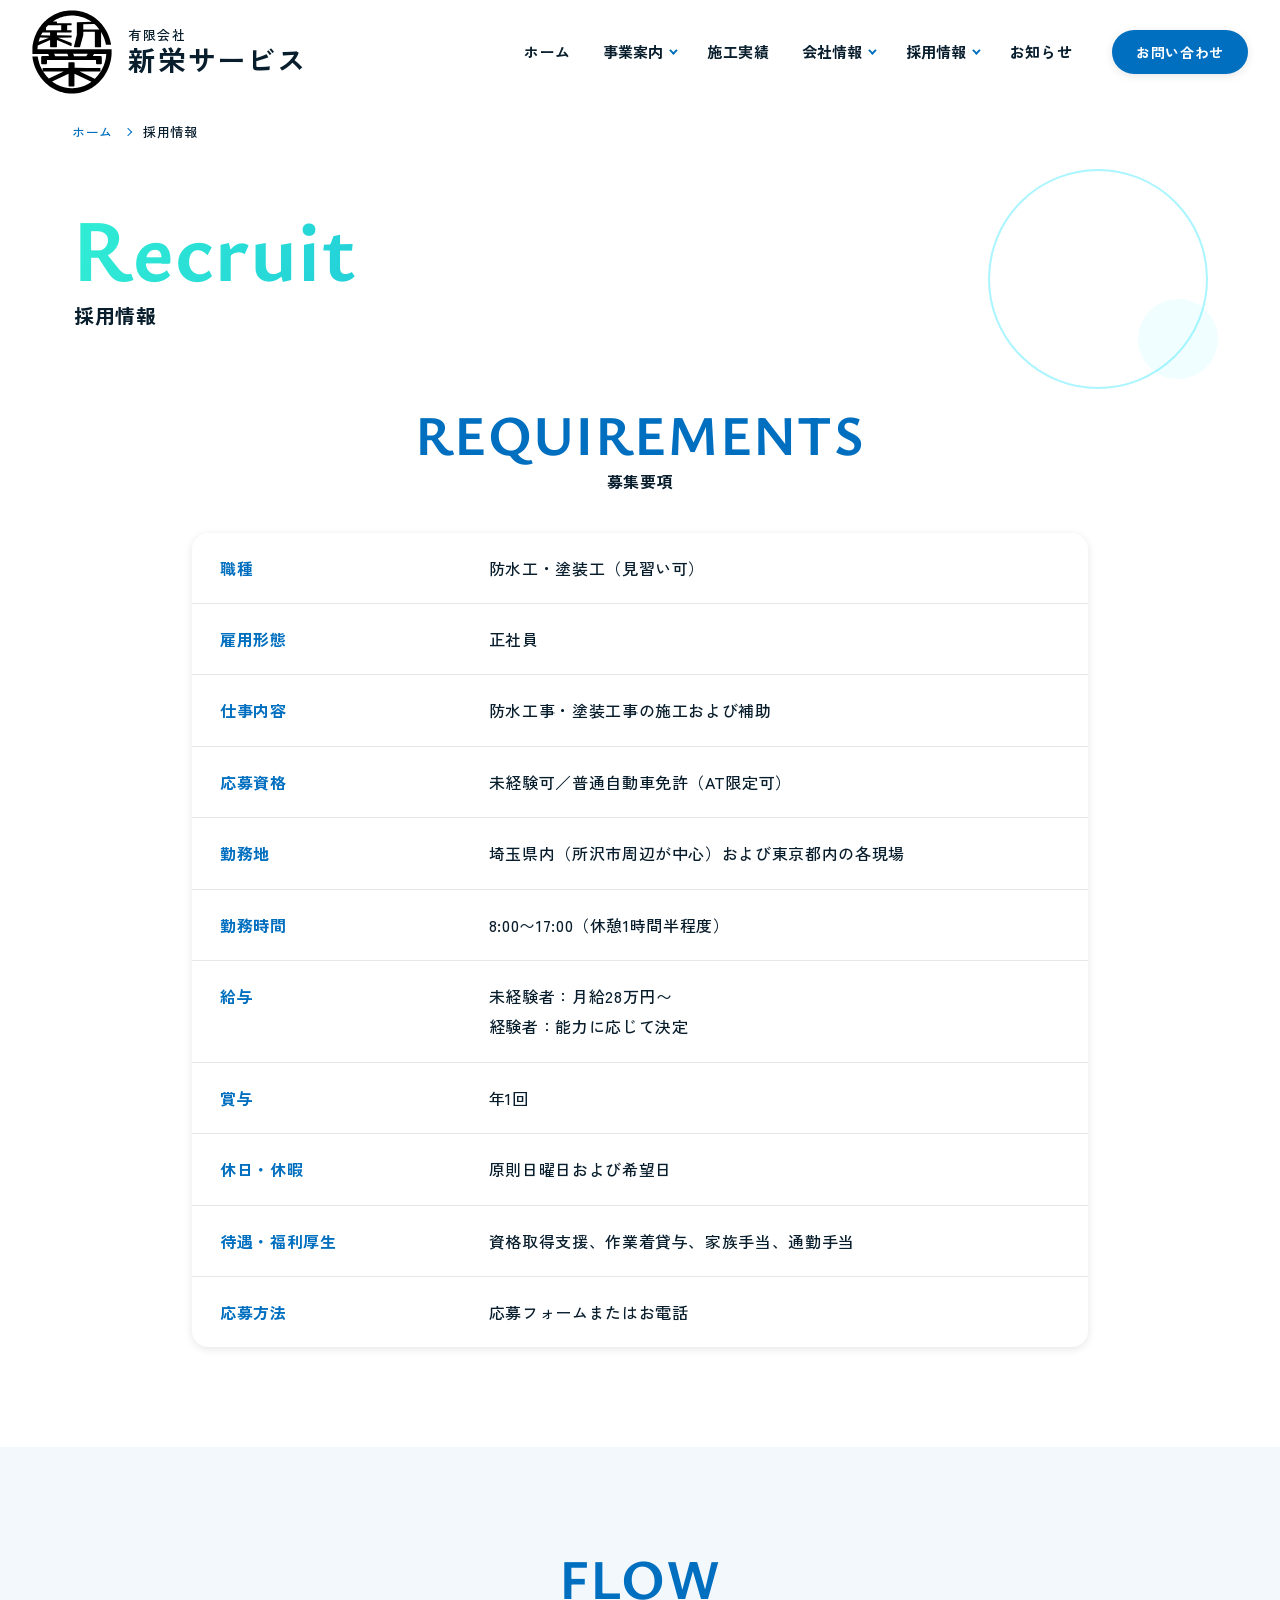
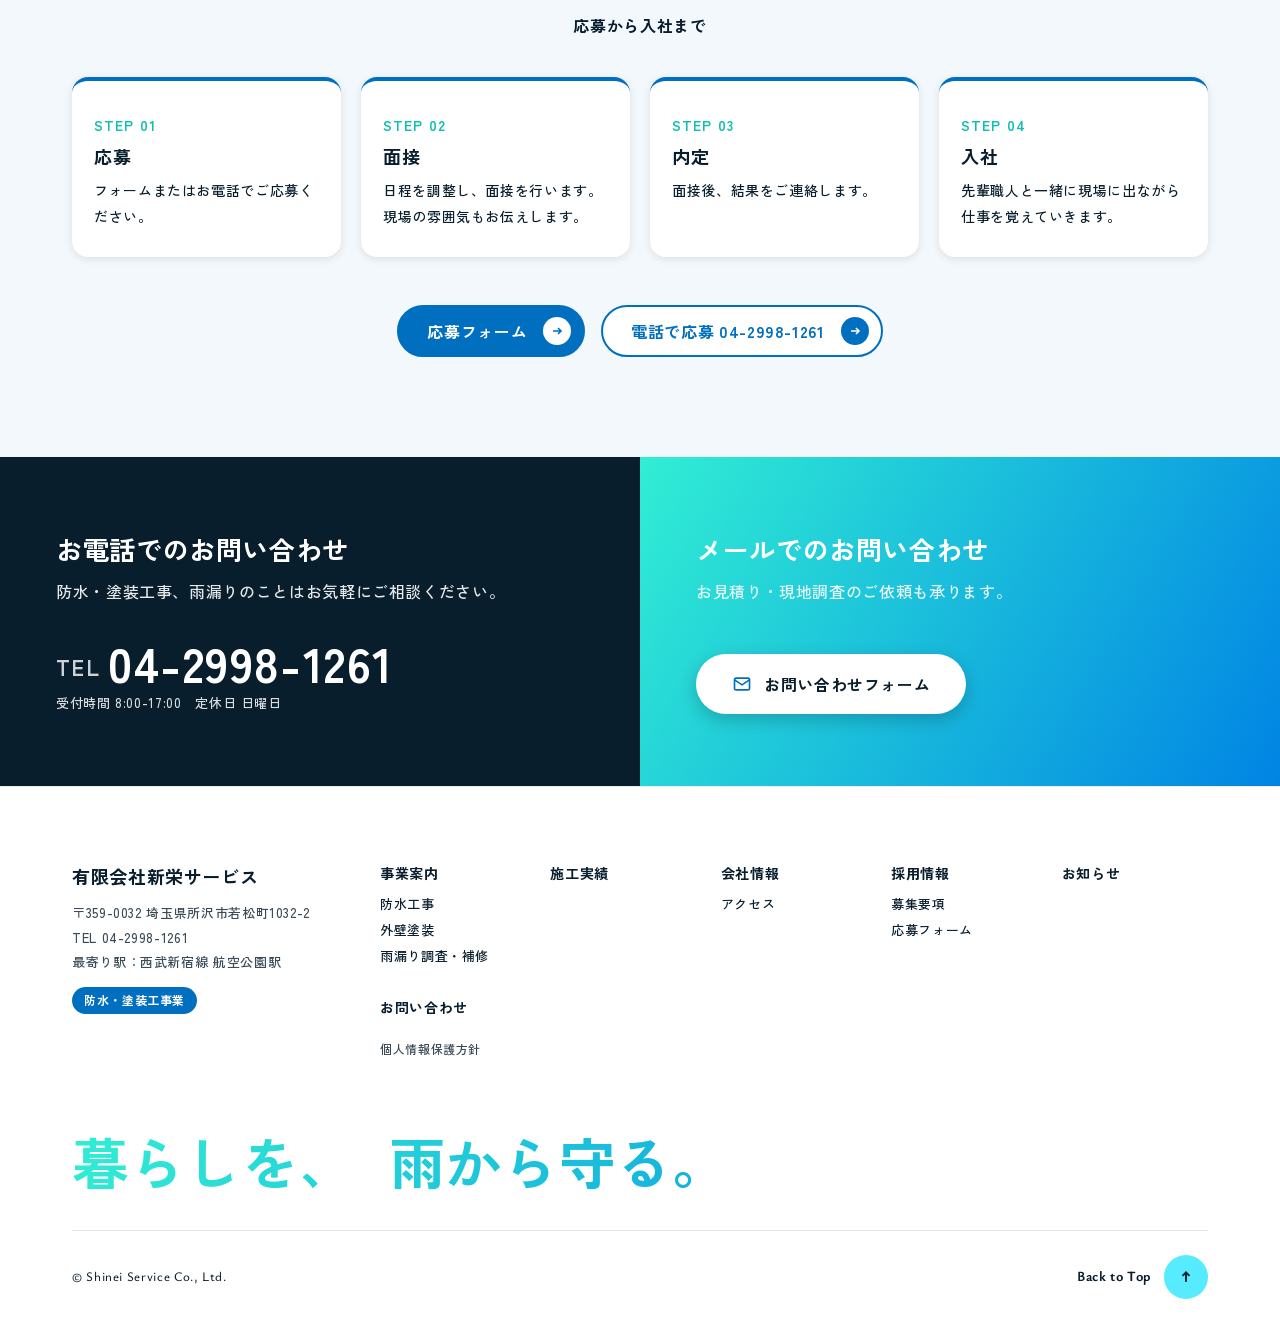
<file: recruit.html>
<!doctype html>
<html lang="ja">
<head>
<meta charset="UTF-8">
<meta name="viewport" content="width=device-width, initial-scale=1.0">
<title>採用情報｜所沢市の防水工・塗装工 求人（正社員・未経験可）｜有限会社新栄サービス</title>
<meta name="description" content="有限会社新栄サービスの採用情報。所沢市を拠点に防水工・塗装工を正社員で募集しています。未経験可、未経験者は月給28万円〜。資格取得支援あり。">
<meta property="og:locale" content="ja_JP">
<meta property="og:site_name" content="有限会社新栄サービス">
<meta property="og:type" content="article">
<meta property="og:title" content="採用情報｜所沢市の防水工・塗装工 求人（正社員・未経験可）｜有限会社新栄サービス">
<meta property="og:description" content="有限会社新栄サービスの採用情報。所沢市を拠点に防水工・塗装工を正社員で募集しています。未経験可、未経験者は月給28万円〜。資格取得支援あり。">
<meta property="og:image" content="https://shinei1991.jp/assets/img/common/ogp.jpg">
<meta property="og:image:width" content="1200">
<meta property="og:image:height" content="630">
<meta name="twitter:card" content="summary_large_image">
<!-- ▼ 計測タグ（Google アナリティクス / タグマネージャー）は公開時にここへ追加 -->
<link rel="preconnect" href="https://fonts.googleapis.com">
<link rel="preconnect" href="https://fonts.gstatic.com" crossorigin>
<link rel="preload" as="style" href="https://fonts.googleapis.com/css2?family=Ysabeau:wght@700&family=Zen+Kaku+Gothic+New:wght@500;700&display=swap">
<link rel="stylesheet" href="https://fonts.googleapis.com/css2?family=Ysabeau:wght@700&family=Zen+Kaku+Gothic+New:wght@500;700&display=swap" media="print" onload="this.media='all'">
<noscript><link rel="stylesheet" href="https://fonts.googleapis.com/css2?family=Ysabeau:wght@700&family=Zen+Kaku+Gothic+New:wght@500;700&display=swap"></noscript>
<link rel="stylesheet" href="assets/css/style.css?v=20261025">
<!-- ▼ SEO（canonical / 構造化データ） -->
<link rel="canonical" href="https://shinei1991.jp/recruit.html">
<meta property="og:url" content="https://shinei1991.jp/recruit.html">
<link rel="icon" href="assets/img/common/logo.svg" type="image/svg+xml">
<link rel="apple-touch-icon" href="assets/img/common/apple-touch-icon.png">
<meta name="theme-color" content="#0084E4">
<script type="application/ld+json">
{
  "@context": "https://schema.org",
  "@type": "BreadcrumbList",
  "itemListElement": [
    {
      "@type": "ListItem",
      "position": 1,
      "name": "ホーム",
      "item": "https://shinei1991.jp/"
    },
    {
      "@type": "ListItem",
      "position": 2,
      "name": "採用情報",
      "item": "https://shinei1991.jp/recruit.html"
    }
  ]
}
</script>
<script type="application/ld+json">
{
  "@context": "https://schema.org",
  "@type": "JobPosting",
  "title": "防水工・塗装工（正社員・未経験可）",
  "description": "<p>埼玉県所沢市の防水・塗装工事会社、有限会社新栄サービスで防水工・塗装工を募集しています。未経験の方も先輩が丁寧に指導します。</p><ul><li>仕事内容：防水工事・塗装工事の施工および補助</li><li>応募資格：未経験可／普通自動車免許（AT限定可）</li><li>勤務時間：8:00〜17:00（休憩1時間半程度）</li><li>給与：未経験者 月給28万円〜、経験者 能力に応じて決定</li><li>賞与：年1回</li><li>休日：原則日曜日および希望日</li><li>待遇：資格取得支援、作業着貸与、家族手当、通勤手当</li></ul>",
  "datePosted": "2026-10-01",
  "validThrough": "2027-03-31T23:59:59+09:00",
  "employmentType": "FULL_TIME",
  "hiringOrganization": {
    "@type": "Organization",
    "@id": "https://shinei1991.jp/#organization",
    "name": "有限会社新栄サービス",
    "sameAs": "https://shinei1991.jp/",
    "logo": "https://shinei1991.jp/assets/img/common/logo.svg"
  },
  "jobLocation": {
    "@type": "Place",
    "address": {
      "@type": "PostalAddress",
      "postalCode": "359-0032",
      "addressRegion": "埼玉県",
      "addressLocality": "所沢市",
      "streetAddress": "若松町1032-2",
      "addressCountry": "JP"
    }
  },
  "baseSalary": {
    "@type": "MonetaryAmount",
    "currency": "JPY",
    "value": {
      "@type": "QuantitativeValue",
      "minValue": 280000,
      "unitText": "MONTH"
    }
  },
  "directApply": true
}
</script>
</head>

<body class="page-recruit">

<div class="c-loading" id="loading" aria-hidden="true">
  <div class="c-loading__center">
    <svg class="c-loading__emblem" viewBox="0 0 3956 4135" focusable="false">
      <defs>
        <clipPath id="loadingClip"><path fill-rule="evenodd" clip-rule="evenodd" d="M524.3,2984.4 502.8,2948.4 481.4,2910.1 442.8,2833.5 424.7,2793.6 406.9,2751.2 375.4,2667.0 347.4,2579.3 322.5,2486.3 301.4,2390.2 284.1,2291.4 272.6,2286.5 147.8,2286.3 23.3,2288.1 20.0,2298.8 20.0,2303.6 27.3,2359.0 40.0,2435.8 56.2,2513.9 72.4,2579.8 90.8,2645.1 111.3,2709.9 134.5,2776.0 159.2,2839.6 186.7,2904.3 215.3,2966.5 246.7,3029.7 277.1,3086.5 310.2,3143.8 345.1,3200.1 381.7,3255.1 418.8,3307.2 458.7,3359.7 500.2,3410.9 543.2,3460.7 587.8,3509.1 633.9,3556.1 680.4,3600.8 728.8,3644.2 776.8,3684.6 827.6,3724.5 877.9,3761.5 930.9,3797.9 983.2,3831.4 1038.2,3864.1 1094.1,3894.9 1150.9,3923.8 1208.6,3950.8 1267.1,3975.8 1326.4,3998.9 1384.5,4019.3 1445.1,4038.4 1504.4,4054.9 1566.2,4069.9 1626.5,4082.5 1689.3,4093.3 1750.5,4101.8 1814.0,4108.5 1875.9,4112.9 1938.0,4115.2 2000.4,4115.4 2062.9,4113.5 2125.6,4109.5 2188.0,4103.4 2249.9,4095.2 2311.3,4085.0 2372.0,4072.8 2432.2,4058.6 2493.6,4041.8 2552.5,4023.7 2612.4,4003.0 2671.6,3980.3 2729.9,3955.6 2787.3,3929.1 2843.9,3900.6 2899.4,3870.3 2954.0,3838.2 3007.5,3804.2 3060.0,3768.6 3111.3,3731.1 3163.0,3690.8 3213.5,3648.6 3262.7,3604.8 3310.5,3559.2 3356.9,3511.9 3401.8,3463.1 3444.0,3414.2 3486.0,3362.2 3525.2,3310.3 3562.9,3257.1 3599.1,3202.4 3635.0,3144.2 3668.9,3085.3 3701.0,3025.4 3731.2,2964.6 3759.4,2903.0 3785.8,2840.4 3810.1,2777.1 3831.9,2714.9 3852.3,2650.1 3870.1,2586.6 3885.9,2522.6 3899.8,2458.0 3912.6,2386.9 3922.7,2317.3 3932.1,2229.1 3931.3,2211.6 3932.7,2208.2 3935.9,2205.5 3935.9,1933.5 267.3,1934.1 287.8,1741.6 894.5,1480.1 895.4,1814.4 896.1,1817.8 898.2,1820.8 903.2,1824.5 909.5,1827.3 925.3,1830.7 1201.3,1830.7 1213.0,1828.9 1221.2,1825.9 1228.1,1821.3 1231.5,1816.7 1232.8,1811.1 1233.5,1478.3 1922.8,1772.3 1934.9,1776.3 1942.9,1777.1 1950.7,1775.6 1958.0,1770.9 1959.9,1628.0 1289.8,1360.2 1928.5,1357.9 1939.3,1355.1 1947.3,1351.3 1953.4,1346.4 1956.4,1340.4 1959.2,1313.8 1958.7,1285.3 1956.1,1263.2 1954.5,1260.3 1950.5,1256.5 1938.7,1251.1 1926.3,1249.2 1233.3,1248.9 1233.3,1103.4 1919.5,1103.2 1932.8,1101.6 1943.8,1098.3 1952.3,1092.9 1955.9,1087.0 1958.1,1075.0 1959.1,1063.0 1958.3,1010.6 1951.3,1003.5 1942.9,998.5 1933.5,995.3 1921.3,993.7 1739.3,991.9 1739.2,753.0 1920.4,752.7 1932.8,751.2 1944.3,747.3 1952.6,742.0 1958.2,736.3 1956.5,663.6 1955.1,659.2 1949.7,654.4 1937.3,649.6 1922.2,647.6 1234.0,647.5 1231.6,581.9 1228.1,575.3 1219.5,569.7 1211.2,567.2 1203.4,566.3 1029.4,563.9 1086.9,526.0 1145.6,490.8 1205.6,458.1 1268.4,427.3 1330.5,400.0 1395.4,374.7 1459.4,352.7 1526.2,332.9 1570.5,321.5 1615.2,311.2 1660.1,302.2 1707.3,294.0 1752.8,287.5 1800.6,282.0 1848.5,277.8 1894.7,275.0 1941.0,273.5 1989.3,273.2 2035.4,274.3 2083.4,276.6 2131.3,280.3 2177.0,285.2 2224.4,291.5 2269.7,298.8 2316.6,307.8 2361.4,317.6 2405.8,328.7 2449.9,341.0 2495.6,355.1 2538.9,369.8 2581.9,385.8 2624.5,403.0 2666.6,421.4 2708.3,441.0 2749.5,461.8 2790.2,483.8 2830.3,507.0 2869.8,531.4 2908.8,557.0 2945.5,582.7 2247.4,599.2 2238.6,600.2 2230.9,602.6 2224.1,606.7 2217.9,612.7 2217.6,1229.5 2071.7,1811.5 2071.9,1817.1 2075.0,1821.7 2082.1,1826.4 2090.7,1829.4 2101.7,1831.0 2347.9,1830.7 2357.1,1829.3 2364.3,1826.4 2369.9,1821.9 2374.2,1816.0 2378.3,1806.9 2381.6,1796.0 2536.6,1228.8 2536.9,1072.2 3108.1,1072.2 3108.6,1815.4 3110.5,1820.5 3117.3,1825.5 3129.0,1829.1 3140.5,1830.6 3388.8,1830.3 3396.2,1829.3 3404.2,1826.2 3411.1,1821.2 3414.6,1816.3 3415.9,1810.5 3416.5,1086.6 3457.6,1155.7 3495.9,1228.2 3530.5,1302.3 3561.4,1377.9 3589.5,1456.7 3614.6,1538.9 3636.1,1622.4 3654.6,1709.0 3911.2,1708.9 3900.5,1651.1 3888.0,1592.0 3874.0,1533.5 3858.4,1475.7 3841.3,1418.4 3822.6,1361.7 3802.3,1305.5 3780.6,1249.8 3756.4,1192.7 3730.6,1136.2 3709.4,1093.4 3683.9,1045.5 3655.3,994.9 3624.4,943.6 3593.4,895.2 3560.0,846.3 3503.2,769.6 3442.1,694.7 3377.8,623.3 3310.6,555.5 3240.5,491.4 3167.6,430.9 3092.1,374.3 3014.0,321.6 2933.6,272.9 2851.0,228.2 2766.2,187.6 2679.4,151.2 2590.7,119.0 2500.2,91.2 2408.1,67.9 2316.4,49.4 2221.4,35.0 2127.2,25.4 2078.6,22.3 2029.7,20.3 1933.3,20.0 1837.0,24.3 1743.0,33.0 1648.0,46.6 1553.9,64.9 1461.0,87.7 1369.4,115.1 1279.4,147.0 1192.8,182.6 1106.3,223.2 1023.5,267.3 982.1,291.4 941.2,316.5 862.9,368.8 822.2,398.3 783.8,427.7 746.1,458.1 709.1,489.5 671.3,523.3 634.5,558.0 598.7,593.4 563.9,629.7 530.1,666.7 497.3,704.4 465.5,742.9 434.8,782.1 405.0,822.0 376.3,862.5 348.6,903.7 320.9,947.3 295.3,989.8 270.8,1032.8 247.3,1076.5 224.0,1122.5 202.7,1167.3 181.6,1214.5 162.5,1260.4 143.7,1308.6 126.7,1355.5 110.2,1404.7 95.4,1452.4 81.2,1502.6 68.2,1553.1 56.8,1602.1 37.0,1703.2 28.7,1755.3 21.6,1807.7 20.0,2158.6 25.7,2168.0 800.7,2167.9 802.4,2171.7 823.2,2220.7 839.8,2266.6 504.4,2268.7 489.1,2272.9 478.3,2277.4 469.6,2283.5 463.8,2290.2 458.3,2300.7 454.5,2314.5 455.0,2639.7 460.8,2651.8 469.1,2659.8 475.8,2663.3 483.3,2665.8 502.3,2668.7 570.5,2669.6 638.5,2668.4 716.2,2664.4 735.7,2650.9 740.7,2555.4 741.3,2459.0 1630.4,2455.7 2512.7,2456.2 3166.1,2459.2 3167.6,2638.0 3172.9,2650.5 3179.9,2658.8 3189.1,2664.1 3205.9,2668.5 3413.3,2668.0 3429.9,2663.0 3439.6,2657.4 3447.0,2649.0 3452.0,2636.3 3451.1,2309.8 3448.2,2300.8 3443.3,2291.6 3435.8,2283.3 3425.1,2276.5 3412.3,2271.9 3393.3,2267.7 3005.2,2266.6 3068.6,2167.4 3672.0,2167.5 3667.2,2228.0 3660.2,2290.1 3648.2,2369.5 3633.3,2446.1 3615.2,2521.9 3593.9,2596.7 3569.5,2670.4 3542.0,2743.1 3511.2,2814.7 3477.4,2885.0 3442.4,2950.6 3404.9,3014.3 3366.8,3073.1 3325.1,3131.6 3280.7,3188.9 3231.8,3247.4 3175.3,3310.9 3100.1,3392.0 3101.3,3388.8 2353.6,3032.6 3354.1,3030.7 3365.7,3026.6 3375.3,3019.4 3382.6,3009.7 3386.6,2999.0 3387.1,2943.8 3385.6,2885.4 3383.3,2877.6 3379.6,2870.1 3376.3,2865.4 3371.0,2860.4 3359.4,2854.4 3342.3,2851.4 2724.3,2851.7 2108.4,2848.3 2107.8,2602.9 2103.7,2591.1 2096.4,2581.9 2086.6,2575.6 2072.9,2571.6 1835.2,2571.5 1819.7,2576.4 1810.9,2582.3 1804.1,2592.5 1798.6,2610.3 1798.7,2850.1 1795.3,2851.1 562.8,2851.7 551.0,2854.5 540.6,2859.9 532.1,2868.1 527.4,2876.3 525.5,2892.3 524.2,2921.5ZM3327.2,954.4 3328.3,956.9 2536.9,957.1 2536.3,702.6 3085.9,690.0 3152.3,752.4 3213.9,816.4 3271.6,883.0ZM2098.0,3740.8 2099.4,3134.8 2939.3,3533.7 2889.1,3568.6 2831.5,3605.2 2774.5,3638.5 2714.5,3670.5 2653.1,3700.4 2592.1,3727.2 2533.8,3750.3 2473.0,3771.5 2413.6,3789.6 2351.7,3805.7 2289.3,3819.4 2226.6,3830.4 2163.5,3839.0 2100.1,3845.0 2036.5,3848.5 1970.8,3849.4 1907.0,3847.7 1841.2,3843.4 1775.4,3836.4 1711.7,3827.1 1646.2,3814.8 1579.3,3799.7 1519.2,3783.6 1458.1,3764.4 1397.9,3742.8 1338.7,3718.9 1278.6,3691.8 1219.6,3662.4 1161.8,3630.7 1103.4,3595.8 1044.7,3557.6 993.6,3521.4 1807.9,3137.4 1808.3,3738.4 1809.9,3742.5 1814.3,3749.3 1821.8,3755.4 1830.9,3759.4 1841.2,3762.0 2069.1,3761.9 2081.9,3758.6 2091.4,3753.6 2096.6,3747.2ZM2759.4,2157.7 2681.4,2276.8 2081.1,2277.2 2035.5,2158.0ZM1748.4,2157.6 1793.0,2277.0 1147.8,2277.0 1095.3,2158.0ZM531.3,3005.1 536.2,3010.9 539.4,3012.5 541.4,3020.4 546.3,3025.7 555.3,3029.5 570.0,3031.4 1566.1,3033.5 834.2,3376.3 796.7,3340.0 760.6,3302.4 724.5,3262.2 687.1,3217.8 653.4,3175.4 619.5,3130.6 584.3,3081.8 547.7,3029.0 533.8,3018.0ZM1444.5,752.7 1444.9,992.6 695.2,993.1 694.0,863.5 797.4,752.5ZM894.5,1102.9 894.2,1249.2 441.7,1248.9 519.8,1103.3ZM837.9,1359.9 838.1,1360.8 325.2,1568.5 336.2,1525.0 350.4,1478.4 367.7,1428.0 393.7,1357.9Z"/></clipPath>
        <linearGradient id="loadingGrad" x1="0" y1="0" x2="1" y2="1">
          <stop offset="0" stop-color="#31EED4"/><stop offset="1" stop-color="#0084E4"/>
        </linearGradient>
      </defs>
      <g clip-path="url(#loadingClip)">
        <rect width="3956" height="4135" fill="#DCE7EF"/>
        <g id="loadingLevel" transform="translate(0 4175)">
          <path class="c-loading__wave -back" d="M0,105 L82,92 L165,74 L247,50 L330,23 L412,-6 L494,-34 L577,-60 L659,-82 L742,-98 L824,-108 L907,-110 L989,-105 L1071,-92 L1154,-74 L1236,-50 L1319,-23 L1401,6 L1484,34 L1566,60 L1648,82 L1731,98 L1813,108 L1896,110 L1978,105 L2060,92 L2143,74 L2225,50 L2308,23 L2390,-6 L2472,-34 L2555,-60 L2637,-82 L2720,-98 L2802,-108 L2885,-110 L2967,-105 L3049,-92 L3132,-74 L3214,-50 L3297,-23 L3379,6 L3462,34 L3544,60 L3626,82 L3709,98 L3791,108 L3874,110 L3956,105 L4038,92 L4121,74 L4203,50 L4286,23 L4368,-6 L4450,-34 L4533,-60 L4615,-82 L4698,-98 L4780,-108 L4863,-110 L4945,-105 L5027,-92 L5110,-74 L5192,-50 L5275,-23 L5357,6 L5440,34 L5522,60 L5604,82 L5687,98 L5769,108 L5852,110 L5934,105 L6016,92 L6099,74 L6181,50 L6264,23 L6346,-6 L6428,-34 L6511,-60 L6593,-82 L6676,-98 L6758,-108 L6841,-110 L6923,-105 L7005,-92 L7088,-74 L7170,-50 L7253,-23 L7335,6 L7418,34 L7500,60 L7582,82 L7665,98 L7747,108 L7830,110 L7912,105 V4535 H0 Z" fill="#0FBFB0" opacity=".45"/>
          <path class="c-loading__wave -front" d="M0,0 L82,31 L165,60 L247,85 L330,104 L412,116 L494,120 L577,116 L659,104 L742,85 L824,60 L907,31 L989,0 L1071,-31 L1154,-60 L1236,-85 L1319,-104 L1401,-116 L1484,-120 L1566,-116 L1648,-104 L1731,-85 L1813,-60 L1896,-31 L1978,-0 L2060,31 L2143,60 L2225,85 L2308,104 L2390,116 L2472,120 L2555,116 L2637,104 L2720,85 L2802,60 L2885,31 L2967,0 L3049,-31 L3132,-60 L3214,-85 L3297,-104 L3379,-116 L3462,-120 L3544,-116 L3626,-104 L3709,-85 L3791,-60 L3874,-31 L3956,-0 L4038,31 L4121,60 L4203,85 L4286,104 L4368,116 L4450,120 L4533,116 L4615,104 L4698,85 L4780,60 L4863,31 L4945,0 L5027,-31 L5110,-60 L5192,-85 L5275,-104 L5357,-116 L5440,-120 L5522,-116 L5604,-104 L5687,-85 L5769,-60 L5852,-31 L5934,-0 L6016,31 L6099,60 L6181,85 L6264,104 L6346,116 L6428,120 L6511,116 L6593,104 L6676,85 L6758,60 L6841,31 L6923,0 L7005,-31 L7088,-60 L7170,-85 L7253,-104 L7335,-116 L7418,-120 L7500,-116 L7582,-104 L7665,-85 L7747,-60 L7830,-31 L7912,-0 V4535 H0 Z" fill="url(#loadingGrad)"/>
        </g>
      </g>
    </svg>
    <p class="c-loading__num"><span id="loadingNum">0</span>%</p>
  </div>
  <div class="c-loading__flood"></div>
</div>
<script>/* トップページは毎回表示。下層ページは同じ訪問中の2回目以降は省略 */try{if(!document.body.classList.contains('page-home')&&sessionStorage.getItem('shinei-loaded')){document.getElementById('loading').className+=' is-done';}}catch(e){}</script>

<header class="l-header" id="header">
  <div class="l-header__inner">
    <div class="l-header__logo"><a href="index.html"><img src="assets/img/common/logo.svg" alt="" width="81" height="84"><span class="l-header__name"><small>有限会社</small>新栄サービス</span></a></div>
    <nav class="c-gmenu" aria-label="グローバルメニュー">
      <ul class="c-gmenu__list">
        <li class=""><a href="index.html">ホーム</a></li>
        <li class="-mega">
          <button class="c-gmenu__trigger" type="button" aria-expanded="false">事業案内</button>
          <div class="c-mega"><div class="c-mega__inner">
            <a class="c-mega__top" href="service.html">事業案内トップ</a>
            <ul class="c-mega__links"><li><a href="waterproofing.html">防水工事</a></li><li><a href="painting.html">外壁塗装</a></li><li><a href="repair.html">雨漏り調査・補修</a></li></ul>
          </div></div>
        </li>
        <li class=""><a href="works.html">施工実績</a></li>
        <li class="-mega">
          <button class="c-gmenu__trigger" type="button" aria-expanded="false">会社情報</button>
          <div class="c-mega"><div class="c-mega__inner">
            <a class="c-mega__top" href="company.html">会社概要</a>
            <ul class="c-mega__links"><li><a href="company.html#access">アクセス</a></li></ul>
          </div></div>
        </li>
        <li class="-mega -here">
          <button class="c-gmenu__trigger" type="button" aria-expanded="false">採用情報</button>
          <div class="c-mega"><div class="c-mega__inner">
            <a class="c-mega__top" href="recruit.html">採用情報トップ</a>
            <ul class="c-mega__links"><li><a href="recruit.html#requirements">募集要項</a></li><li><a href="contact.html?type=recruit">応募フォーム</a></li></ul>
          </div></div>
        </li>
        <li class=""><a href="news.html">お知らせ</a></li>
      </ul>
    </nav>
    <div class="l-header__btns">
      <a href="tel:0429981261" class="c-header-tel">04-2998-1261</a>
      <a href="contact.html" class="c-btn-contact">お問い合わせ</a>
    </div>
    <button class="c-hamburger" id="hamburger" type="button" aria-label="メニューを開く" aria-expanded="false" aria-controls="spnav">
      <span></span><span></span><span></span>
    </button>
  </div>
</header>

<div class="c-spnav" id="spnav" aria-hidden="true">
  <div class="c-spnav__inner">
    <ul class="c-spnav__list">
      <li><a href="index.html">ホーム</a></li>
      <li class="-acc">
        <button type="button" class="c-spnav__toggle" aria-expanded="false">事業案内</button>
        <ul><li><a href="service.html">事業案内トップ</a></li><li><a href="waterproofing.html">防水工事</a></li><li><a href="painting.html">外壁塗装</a></li><li><a href="repair.html">雨漏り調査・補修</a></li></ul>
      </li>
      <li><a href="works.html">施工実績</a></li>
      <li class="-acc">
        <button type="button" class="c-spnav__toggle" aria-expanded="false">会社情報</button>
        <ul><li><a href="company.html">会社概要</a></li><li><a href="company.html#access">アクセス</a></li></ul>
      </li>
      <li class="-acc">
        <button type="button" class="c-spnav__toggle" aria-expanded="false">採用情報</button>
        <ul><li><a href="recruit.html">採用情報トップ</a></li><li><a href="recruit.html#requirements">募集要項</a></li><li><a href="contact.html?type=recruit">応募フォーム</a></li></ul>
      </li>
      <li><a href="news.html">お知らせ</a></li>
      <li><a href="contact.html">お問い合わせ</a></li>
      <li><a href="tel:0429981261">お電話：04-2998-1261</a></li>
      <li class="-small"><a href="privacy.html">個人情報保護方針</a></li>
    </ul>
  </div>
</div>

<nav class="c-breadcrumb" aria-label="パンくずリスト"><ol><li><a href="index.html">ホーム</a></li><li aria-current="page">採用情報</li></ol></nav>

<section class="c-pagetitle">
  <h1><span class="-en">Recruit</span><span class="-jp">採用情報</span></h1>
  <span class="c-pagetitle__deco" aria-hidden="true"></span>
</section>

<main class="l-main">

<section class="l-sec -top0" id="requirements">
  <div class="l-container -narrow">
    <h2 class="c-sec-title -center"><span class="-en">REQUIREMENTS</span><span class="-jp">募集要項</span></h2>
    <table class="c-table"><tbody>
        <tr><th scope="row">職種</th><td>防水工・塗装工（見習い可）</td></tr>
        <tr><th scope="row">雇用形態</th><td>正社員</td></tr>
        <tr class="-draft"><th scope="row">仕事内容</th><td>防水工事・塗装工事の施工および補助</td></tr>
        <tr><th scope="row">応募資格</th><td>未経験可／普通自動車免許（AT限定可）</td></tr>
        <tr><th scope="row">勤務地</th><td>埼玉県内（所沢市周辺が中心）および東京都内の各現場</td></tr>
        <tr><th scope="row">勤務時間</th><td>8:00〜17:00（休憩1時間半程度）</td></tr>
        <tr><th scope="row">給与</th><td>未経験者：月給28万円〜<br>経験者：能力に応じて決定</td></tr>
        <tr><th scope="row">賞与</th><td>年1回</td></tr>
        <tr><th scope="row">休日・休暇</th><td>原則日曜日および希望日</td></tr>
        <tr><th scope="row">待遇・福利厚生</th><td>資格取得支援、作業着貸与、家族手当、通勤手当</td></tr>
        <tr><th scope="row">応募方法</th><td>応募フォームまたはお電話</td></tr>
      </tbody></table>
  </div>
</section>

<section class="l-sec -pale">
  <div class="l-container">
    <h2 class="c-sec-title -center"><span class="-en">FLOW</span><span class="-jp">応募から入社まで</span></h2>
    <ol class="c-flow -draft">
      <li><span class="-num">STEP 01</span><h3>応募</h3><p>フォームまたはお電話でご応募ください。</p></li>
      <li><span class="-num">STEP 02</span><h3>面接</h3><p>日程を調整し、面接を行います。現場の雰囲気もお伝えします。</p></li>
      <li><span class="-num">STEP 03</span><h3>内定</h3><p>面接後、結果をご連絡します。</p></li>
      <li><span class="-num">STEP 04</span><h3>入社</h3><p>先輩職人と一緒に現場に出ながら仕事を覚えていきます。</p></li>
    </ol>
    <ul class="c-btn-row">
      <li><a href="contact.html?type=recruit" class="c-btn -fill"><span>応募フォーム</span></a></li>
      <li><a href="tel:0429981261" class="c-btn"><span>電話で応募 04-2998-1261</span></a></li>
    </ul>
  </div>
</section>

</main>

<section class="c-cta">
  <div class="c-cta__box -main">
    <div class="c-cta__head">
      <h2>お電話でのお問い合わせ</h2>
      <p>防水・塗装工事、雨漏りのことはお気軽にご相談ください。</p>
    </div>
    <div class="c-cta__actions">
      <div class="c-cta__tel">
        <a href="tel:0429981261">04-2998-1261</a>
        <p>受付時間 8:00-17:00　定休日 日曜日</p>
      </div>
    </div>
  </div>
  <div class="c-cta__box -sub">
    <div class="c-cta__head">
      <h2>メールでのお問い合わせ</h2>
      <p>お見積り・現地調査のご依頼も承ります。</p>
    </div>
    <div class="c-cta__actions">
      <a href="contact.html" class="c-cta__form">お問い合わせフォーム</a>
    </div>
  </div>
</section>

<footer class="l-footer">
  <div class="l-footer__inner">
    <div class="l-footer__top">
      <div class="l-footer__title">
        有限会社新栄サービス
        <address>
          〒359-0032 埼玉県所沢市若松町1032-2<br>
          TEL <a href="tel:0429981261">04-2998-1261</a><br>
          最寄り駅：西武新宿線 航空公園駅
        </address>
        <p class="l-footer__biz">防水・塗装工事業</p>
      </div>
      <nav class="l-footer__nav" aria-label="フッターメニュー">
        <div><p class="-head"><a href="service.html">事業案内</a></p><ul><li><a href="waterproofing.html">防水工事</a></li><li><a href="painting.html">外壁塗装</a></li><li><a href="repair.html">雨漏り調査・補修</a></li></ul></div><div><p class="-head"><a href="works.html">施工実績</a></p></div><div><p class="-head"><a href="company.html">会社情報</a></p><ul><li><a href="company.html#access">アクセス</a></li></ul></div><div><p class="-head"><a href="recruit.html">採用情報</a></p><ul><li><a href="recruit.html#requirements">募集要項</a></li><li><a href="contact.html?type=recruit">応募フォーム</a></li></ul></div><div><p class="-head"><a href="news.html">お知らせ</a></p></div><div><p class="-head"><a href="contact.html">お問い合わせ</a></p><p class="-small"><a href="privacy.html">個人情報保護方針</a></p></div>
      </nav>
    </div>
    <div class="l-footer__copy">
      <p class="-draft"><span>暮らしを、</span><span>雨から守る。</span></p>
    </div>
    <div class="l-footer__bottom">
      <small>&copy; Shinei Service Co., Ltd.</small>
      <a class="c-pagetop" href="#" aria-label="ページトップへ戻る"><span>Back to Top</span></a>
    </div>
  </div>
</footer>

<script src="assets/js/main.js?v=20261025"></script>
</body>
</html>
</file>
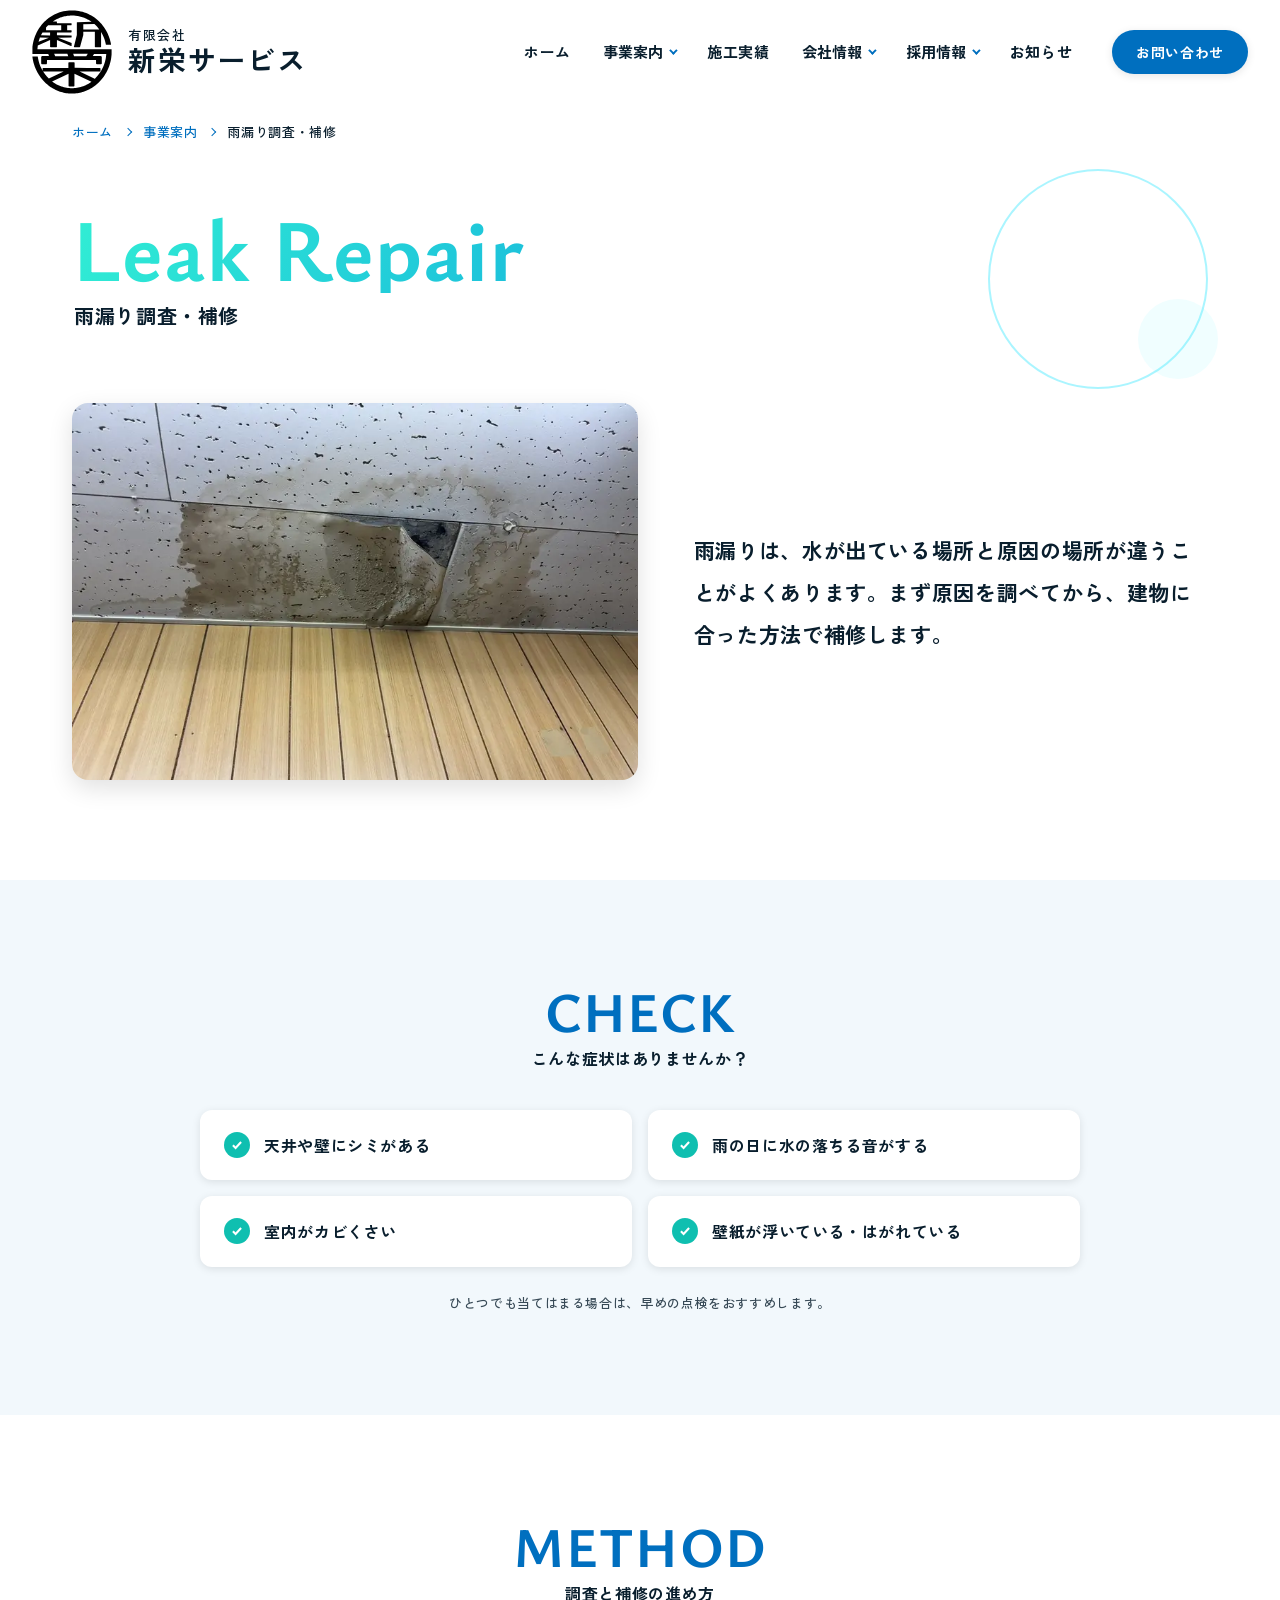
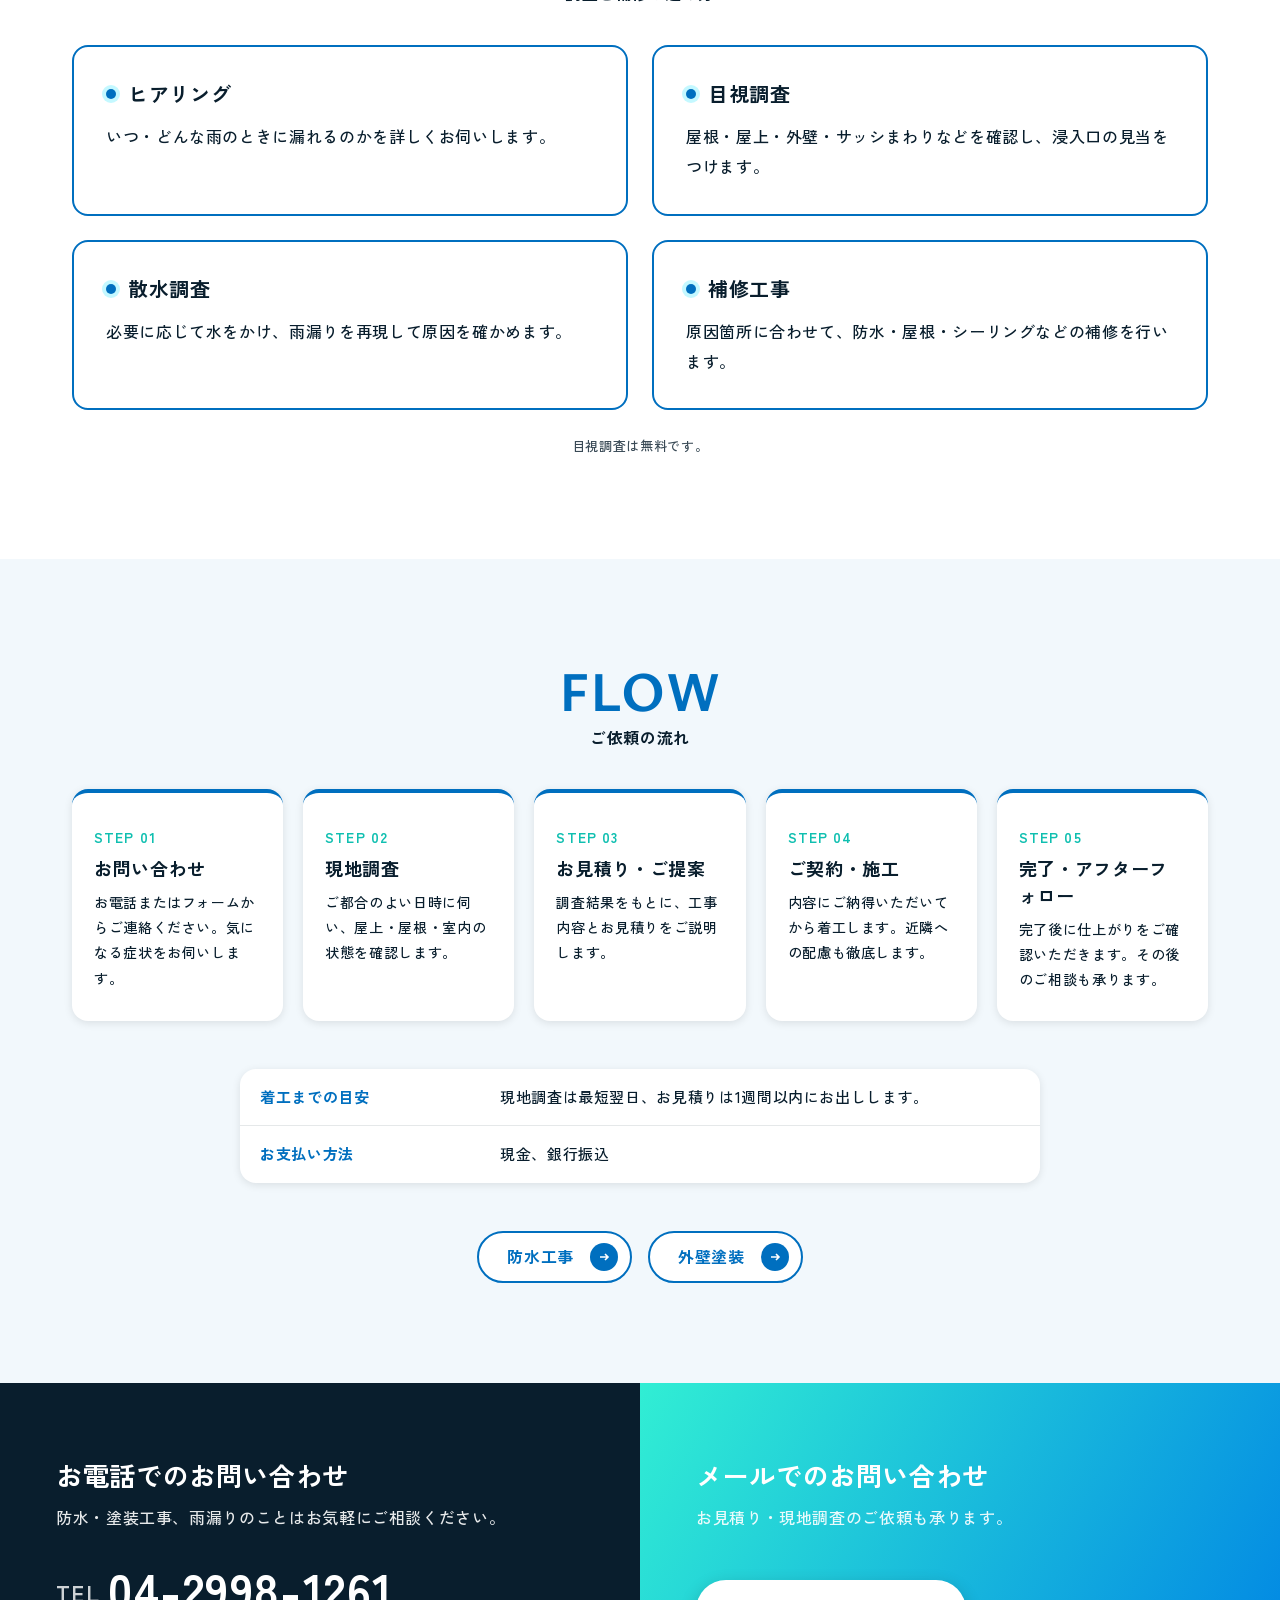
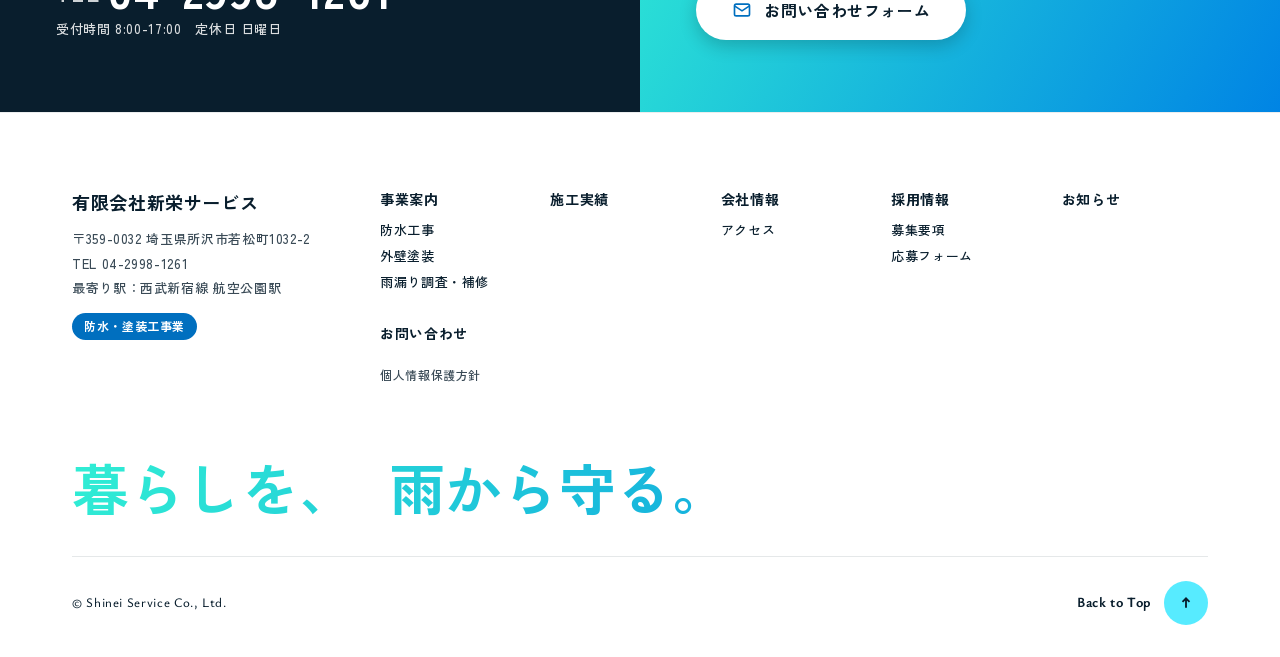
<file: repair.html>
<!doctype html>
<html lang="ja">
<head>
<meta charset="UTF-8">
<meta name="viewport" content="width=device-width, initial-scale=1.0">
<title>所沢市の雨漏り調査・補修｜原因を調べてから直します｜有限会社新栄サービス</title>
<meta name="description" content="所沢市の雨漏り修理なら有限会社新栄サービス。雨漏りは水が出ている場所と原因の場所が違うことがよくあります。目視・散水調査で原因を特定し、建物に合った方法で補修します。">
<meta property="og:locale" content="ja_JP">
<meta property="og:site_name" content="有限会社新栄サービス">
<meta property="og:type" content="article">
<meta property="og:title" content="所沢市の雨漏り調査・補修｜原因を調べてから直します｜有限会社新栄サービス">
<meta property="og:description" content="所沢市の雨漏り修理なら有限会社新栄サービス。雨漏りは水が出ている場所と原因の場所が違うことがよくあります。目視・散水調査で原因を特定し、建物に合った方法で補修します。">
<meta property="og:image" content="https://shinei1991.jp/assets/img/common/ogp.jpg">
<meta property="og:image:width" content="1200">
<meta property="og:image:height" content="630">
<meta name="twitter:card" content="summary_large_image">
<!-- ▼ 計測タグ（Google アナリティクス / タグマネージャー）は公開時にここへ追加 -->
<link rel="preconnect" href="https://fonts.googleapis.com">
<link rel="preconnect" href="https://fonts.gstatic.com" crossorigin>
<link rel="preload" as="style" href="https://fonts.googleapis.com/css2?family=Ysabeau:wght@700&family=Zen+Kaku+Gothic+New:wght@500;700&display=swap">
<link rel="stylesheet" href="https://fonts.googleapis.com/css2?family=Ysabeau:wght@700&family=Zen+Kaku+Gothic+New:wght@500;700&display=swap" media="print" onload="this.media='all'">
<noscript><link rel="stylesheet" href="https://fonts.googleapis.com/css2?family=Ysabeau:wght@700&family=Zen+Kaku+Gothic+New:wght@500;700&display=swap"></noscript>
<link rel="stylesheet" href="assets/css/style.css?v=20261025">
<!-- ▼ SEO（canonical / 構造化データ） -->
<link rel="canonical" href="https://shinei1991.jp/repair.html">
<meta property="og:url" content="https://shinei1991.jp/repair.html">
<link rel="icon" href="assets/img/common/logo.svg" type="image/svg+xml">
<link rel="apple-touch-icon" href="assets/img/common/apple-touch-icon.png">
<meta name="theme-color" content="#0084E4">
<script type="application/ld+json">
{
  "@context": "https://schema.org",
  "@type": "BreadcrumbList",
  "itemListElement": [
    {
      "@type": "ListItem",
      "position": 1,
      "name": "ホーム",
      "item": "https://shinei1991.jp/"
    },
    {
      "@type": "ListItem",
      "position": 2,
      "name": "事業案内",
      "item": "https://shinei1991.jp/service.html"
    },
    {
      "@type": "ListItem",
      "position": 3,
      "name": "雨漏り調査・補修",
      "item": "https://shinei1991.jp/repair.html"
    }
  ]
}
</script>
<script type="application/ld+json">
{
  "@context": "https://schema.org",
  "@type": "Service",
  "name": "雨漏り調査・補修",
  "serviceType": "雨漏り調査・補修",
  "description": "ヒアリング・目視調査・散水調査による雨漏り原因の特定と補修工事",
  "url": "https://shinei1991.jp/repair.html",
  "provider": {
    "@id": "https://shinei1991.jp/#organization"
  },
  "areaServed": [
    {
      "@type": "City",
      "name": "所沢市"
    },
    {
      "@type": "City",
      "name": "狭山市"
    },
    {
      "@type": "City",
      "name": "入間市"
    },
    {
      "@type": "City",
      "name": "川越市"
    },
    {
      "@type": "City",
      "name": "新座市"
    },
    {
      "@type": "City",
      "name": "三芳町"
    },
    {
      "@type": "City",
      "name": "東村山市"
    },
    {
      "@type": "City",
      "name": "清瀬市"
    },
    {
      "@type": "City",
      "name": "東大和市"
    }
  ]
}
</script>
</head>

<body class="page-service">

<div class="c-loading" id="loading" aria-hidden="true">
  <div class="c-loading__center">
    <svg class="c-loading__emblem" viewBox="0 0 3956 4135" focusable="false">
      <defs>
        <clipPath id="loadingClip"><path fill-rule="evenodd" clip-rule="evenodd" d="M524.3,2984.4 502.8,2948.4 481.4,2910.1 442.8,2833.5 424.7,2793.6 406.9,2751.2 375.4,2667.0 347.4,2579.3 322.5,2486.3 301.4,2390.2 284.1,2291.4 272.6,2286.5 147.8,2286.3 23.3,2288.1 20.0,2298.8 20.0,2303.6 27.3,2359.0 40.0,2435.8 56.2,2513.9 72.4,2579.8 90.8,2645.1 111.3,2709.9 134.5,2776.0 159.2,2839.6 186.7,2904.3 215.3,2966.5 246.7,3029.7 277.1,3086.5 310.2,3143.8 345.1,3200.1 381.7,3255.1 418.8,3307.2 458.7,3359.7 500.2,3410.9 543.2,3460.7 587.8,3509.1 633.9,3556.1 680.4,3600.8 728.8,3644.2 776.8,3684.6 827.6,3724.5 877.9,3761.5 930.9,3797.9 983.2,3831.4 1038.2,3864.1 1094.1,3894.9 1150.9,3923.8 1208.6,3950.8 1267.1,3975.8 1326.4,3998.9 1384.5,4019.3 1445.1,4038.4 1504.4,4054.9 1566.2,4069.9 1626.5,4082.5 1689.3,4093.3 1750.5,4101.8 1814.0,4108.5 1875.9,4112.9 1938.0,4115.2 2000.4,4115.4 2062.9,4113.5 2125.6,4109.5 2188.0,4103.4 2249.9,4095.2 2311.3,4085.0 2372.0,4072.8 2432.2,4058.6 2493.6,4041.8 2552.5,4023.7 2612.4,4003.0 2671.6,3980.3 2729.9,3955.6 2787.3,3929.1 2843.9,3900.6 2899.4,3870.3 2954.0,3838.2 3007.5,3804.2 3060.0,3768.6 3111.3,3731.1 3163.0,3690.8 3213.5,3648.6 3262.7,3604.8 3310.5,3559.2 3356.9,3511.9 3401.8,3463.1 3444.0,3414.2 3486.0,3362.2 3525.2,3310.3 3562.9,3257.1 3599.1,3202.4 3635.0,3144.2 3668.9,3085.3 3701.0,3025.4 3731.2,2964.6 3759.4,2903.0 3785.8,2840.4 3810.1,2777.1 3831.9,2714.9 3852.3,2650.1 3870.1,2586.6 3885.9,2522.6 3899.8,2458.0 3912.6,2386.9 3922.7,2317.3 3932.1,2229.1 3931.3,2211.6 3932.7,2208.2 3935.9,2205.5 3935.9,1933.5 267.3,1934.1 287.8,1741.6 894.5,1480.1 895.4,1814.4 896.1,1817.8 898.2,1820.8 903.2,1824.5 909.5,1827.3 925.3,1830.7 1201.3,1830.7 1213.0,1828.9 1221.2,1825.9 1228.1,1821.3 1231.5,1816.7 1232.8,1811.1 1233.5,1478.3 1922.8,1772.3 1934.9,1776.3 1942.9,1777.1 1950.7,1775.6 1958.0,1770.9 1959.9,1628.0 1289.8,1360.2 1928.5,1357.9 1939.3,1355.1 1947.3,1351.3 1953.4,1346.4 1956.4,1340.4 1959.2,1313.8 1958.7,1285.3 1956.1,1263.2 1954.5,1260.3 1950.5,1256.5 1938.7,1251.1 1926.3,1249.2 1233.3,1248.9 1233.3,1103.4 1919.5,1103.2 1932.8,1101.6 1943.8,1098.3 1952.3,1092.9 1955.9,1087.0 1958.1,1075.0 1959.1,1063.0 1958.3,1010.6 1951.3,1003.5 1942.9,998.5 1933.5,995.3 1921.3,993.7 1739.3,991.9 1739.2,753.0 1920.4,752.7 1932.8,751.2 1944.3,747.3 1952.6,742.0 1958.2,736.3 1956.5,663.6 1955.1,659.2 1949.7,654.4 1937.3,649.6 1922.2,647.6 1234.0,647.5 1231.6,581.9 1228.1,575.3 1219.5,569.7 1211.2,567.2 1203.4,566.3 1029.4,563.9 1086.9,526.0 1145.6,490.8 1205.6,458.1 1268.4,427.3 1330.5,400.0 1395.4,374.7 1459.4,352.7 1526.2,332.9 1570.5,321.5 1615.2,311.2 1660.1,302.2 1707.3,294.0 1752.8,287.5 1800.6,282.0 1848.5,277.8 1894.7,275.0 1941.0,273.5 1989.3,273.2 2035.4,274.3 2083.4,276.6 2131.3,280.3 2177.0,285.2 2224.4,291.5 2269.7,298.8 2316.6,307.8 2361.4,317.6 2405.8,328.7 2449.9,341.0 2495.6,355.1 2538.9,369.8 2581.9,385.8 2624.5,403.0 2666.6,421.4 2708.3,441.0 2749.5,461.8 2790.2,483.8 2830.3,507.0 2869.8,531.4 2908.8,557.0 2945.5,582.7 2247.4,599.2 2238.6,600.2 2230.9,602.6 2224.1,606.7 2217.9,612.7 2217.6,1229.5 2071.7,1811.5 2071.9,1817.1 2075.0,1821.7 2082.1,1826.4 2090.7,1829.4 2101.7,1831.0 2347.9,1830.7 2357.1,1829.3 2364.3,1826.4 2369.9,1821.9 2374.2,1816.0 2378.3,1806.9 2381.6,1796.0 2536.6,1228.8 2536.9,1072.2 3108.1,1072.2 3108.6,1815.4 3110.5,1820.5 3117.3,1825.5 3129.0,1829.1 3140.5,1830.6 3388.8,1830.3 3396.2,1829.3 3404.2,1826.2 3411.1,1821.2 3414.6,1816.3 3415.9,1810.5 3416.5,1086.6 3457.6,1155.7 3495.9,1228.2 3530.5,1302.3 3561.4,1377.9 3589.5,1456.7 3614.6,1538.9 3636.1,1622.4 3654.6,1709.0 3911.2,1708.9 3900.5,1651.1 3888.0,1592.0 3874.0,1533.5 3858.4,1475.7 3841.3,1418.4 3822.6,1361.7 3802.3,1305.5 3780.6,1249.8 3756.4,1192.7 3730.6,1136.2 3709.4,1093.4 3683.9,1045.5 3655.3,994.9 3624.4,943.6 3593.4,895.2 3560.0,846.3 3503.2,769.6 3442.1,694.7 3377.8,623.3 3310.6,555.5 3240.5,491.4 3167.6,430.9 3092.1,374.3 3014.0,321.6 2933.6,272.9 2851.0,228.2 2766.2,187.6 2679.4,151.2 2590.7,119.0 2500.2,91.2 2408.1,67.9 2316.4,49.4 2221.4,35.0 2127.2,25.4 2078.6,22.3 2029.7,20.3 1933.3,20.0 1837.0,24.3 1743.0,33.0 1648.0,46.6 1553.9,64.9 1461.0,87.7 1369.4,115.1 1279.4,147.0 1192.8,182.6 1106.3,223.2 1023.5,267.3 982.1,291.4 941.2,316.5 862.9,368.8 822.2,398.3 783.8,427.7 746.1,458.1 709.1,489.5 671.3,523.3 634.5,558.0 598.7,593.4 563.9,629.7 530.1,666.7 497.3,704.4 465.5,742.9 434.8,782.1 405.0,822.0 376.3,862.5 348.6,903.7 320.9,947.3 295.3,989.8 270.8,1032.8 247.3,1076.5 224.0,1122.5 202.7,1167.3 181.6,1214.5 162.5,1260.4 143.7,1308.6 126.7,1355.5 110.2,1404.7 95.4,1452.4 81.2,1502.6 68.2,1553.1 56.8,1602.1 37.0,1703.2 28.7,1755.3 21.6,1807.7 20.0,2158.6 25.7,2168.0 800.7,2167.9 802.4,2171.7 823.2,2220.7 839.8,2266.6 504.4,2268.7 489.1,2272.9 478.3,2277.4 469.6,2283.5 463.8,2290.2 458.3,2300.7 454.5,2314.5 455.0,2639.7 460.8,2651.8 469.1,2659.8 475.8,2663.3 483.3,2665.8 502.3,2668.7 570.5,2669.6 638.5,2668.4 716.2,2664.4 735.7,2650.9 740.7,2555.4 741.3,2459.0 1630.4,2455.7 2512.7,2456.2 3166.1,2459.2 3167.6,2638.0 3172.9,2650.5 3179.9,2658.8 3189.1,2664.1 3205.9,2668.5 3413.3,2668.0 3429.9,2663.0 3439.6,2657.4 3447.0,2649.0 3452.0,2636.3 3451.1,2309.8 3448.2,2300.8 3443.3,2291.6 3435.8,2283.3 3425.1,2276.5 3412.3,2271.9 3393.3,2267.7 3005.2,2266.6 3068.6,2167.4 3672.0,2167.5 3667.2,2228.0 3660.2,2290.1 3648.2,2369.5 3633.3,2446.1 3615.2,2521.9 3593.9,2596.7 3569.5,2670.4 3542.0,2743.1 3511.2,2814.7 3477.4,2885.0 3442.4,2950.6 3404.9,3014.3 3366.8,3073.1 3325.1,3131.6 3280.7,3188.9 3231.8,3247.4 3175.3,3310.9 3100.1,3392.0 3101.3,3388.8 2353.6,3032.6 3354.1,3030.7 3365.7,3026.6 3375.3,3019.4 3382.6,3009.7 3386.6,2999.0 3387.1,2943.8 3385.6,2885.4 3383.3,2877.6 3379.6,2870.1 3376.3,2865.4 3371.0,2860.4 3359.4,2854.4 3342.3,2851.4 2724.3,2851.7 2108.4,2848.3 2107.8,2602.9 2103.7,2591.1 2096.4,2581.9 2086.6,2575.6 2072.9,2571.6 1835.2,2571.5 1819.7,2576.4 1810.9,2582.3 1804.1,2592.5 1798.6,2610.3 1798.7,2850.1 1795.3,2851.1 562.8,2851.7 551.0,2854.5 540.6,2859.9 532.1,2868.1 527.4,2876.3 525.5,2892.3 524.2,2921.5ZM3327.2,954.4 3328.3,956.9 2536.9,957.1 2536.3,702.6 3085.9,690.0 3152.3,752.4 3213.9,816.4 3271.6,883.0ZM2098.0,3740.8 2099.4,3134.8 2939.3,3533.7 2889.1,3568.6 2831.5,3605.2 2774.5,3638.5 2714.5,3670.5 2653.1,3700.4 2592.1,3727.2 2533.8,3750.3 2473.0,3771.5 2413.6,3789.6 2351.7,3805.7 2289.3,3819.4 2226.6,3830.4 2163.5,3839.0 2100.1,3845.0 2036.5,3848.5 1970.8,3849.4 1907.0,3847.7 1841.2,3843.4 1775.4,3836.4 1711.7,3827.1 1646.2,3814.8 1579.3,3799.7 1519.2,3783.6 1458.1,3764.4 1397.9,3742.8 1338.7,3718.9 1278.6,3691.8 1219.6,3662.4 1161.8,3630.7 1103.4,3595.8 1044.7,3557.6 993.6,3521.4 1807.9,3137.4 1808.3,3738.4 1809.9,3742.5 1814.3,3749.3 1821.8,3755.4 1830.9,3759.4 1841.2,3762.0 2069.1,3761.9 2081.9,3758.6 2091.4,3753.6 2096.6,3747.2ZM2759.4,2157.7 2681.4,2276.8 2081.1,2277.2 2035.5,2158.0ZM1748.4,2157.6 1793.0,2277.0 1147.8,2277.0 1095.3,2158.0ZM531.3,3005.1 536.2,3010.9 539.4,3012.5 541.4,3020.4 546.3,3025.7 555.3,3029.5 570.0,3031.4 1566.1,3033.5 834.2,3376.3 796.7,3340.0 760.6,3302.4 724.5,3262.2 687.1,3217.8 653.4,3175.4 619.5,3130.6 584.3,3081.8 547.7,3029.0 533.8,3018.0ZM1444.5,752.7 1444.9,992.6 695.2,993.1 694.0,863.5 797.4,752.5ZM894.5,1102.9 894.2,1249.2 441.7,1248.9 519.8,1103.3ZM837.9,1359.9 838.1,1360.8 325.2,1568.5 336.2,1525.0 350.4,1478.4 367.7,1428.0 393.7,1357.9Z"/></clipPath>
        <linearGradient id="loadingGrad" x1="0" y1="0" x2="1" y2="1">
          <stop offset="0" stop-color="#31EED4"/><stop offset="1" stop-color="#0084E4"/>
        </linearGradient>
      </defs>
      <g clip-path="url(#loadingClip)">
        <rect width="3956" height="4135" fill="#DCE7EF"/>
        <g id="loadingLevel" transform="translate(0 4175)">
          <path class="c-loading__wave -back" d="M0,105 L82,92 L165,74 L247,50 L330,23 L412,-6 L494,-34 L577,-60 L659,-82 L742,-98 L824,-108 L907,-110 L989,-105 L1071,-92 L1154,-74 L1236,-50 L1319,-23 L1401,6 L1484,34 L1566,60 L1648,82 L1731,98 L1813,108 L1896,110 L1978,105 L2060,92 L2143,74 L2225,50 L2308,23 L2390,-6 L2472,-34 L2555,-60 L2637,-82 L2720,-98 L2802,-108 L2885,-110 L2967,-105 L3049,-92 L3132,-74 L3214,-50 L3297,-23 L3379,6 L3462,34 L3544,60 L3626,82 L3709,98 L3791,108 L3874,110 L3956,105 L4038,92 L4121,74 L4203,50 L4286,23 L4368,-6 L4450,-34 L4533,-60 L4615,-82 L4698,-98 L4780,-108 L4863,-110 L4945,-105 L5027,-92 L5110,-74 L5192,-50 L5275,-23 L5357,6 L5440,34 L5522,60 L5604,82 L5687,98 L5769,108 L5852,110 L5934,105 L6016,92 L6099,74 L6181,50 L6264,23 L6346,-6 L6428,-34 L6511,-60 L6593,-82 L6676,-98 L6758,-108 L6841,-110 L6923,-105 L7005,-92 L7088,-74 L7170,-50 L7253,-23 L7335,6 L7418,34 L7500,60 L7582,82 L7665,98 L7747,108 L7830,110 L7912,105 V4535 H0 Z" fill="#0FBFB0" opacity=".45"/>
          <path class="c-loading__wave -front" d="M0,0 L82,31 L165,60 L247,85 L330,104 L412,116 L494,120 L577,116 L659,104 L742,85 L824,60 L907,31 L989,0 L1071,-31 L1154,-60 L1236,-85 L1319,-104 L1401,-116 L1484,-120 L1566,-116 L1648,-104 L1731,-85 L1813,-60 L1896,-31 L1978,-0 L2060,31 L2143,60 L2225,85 L2308,104 L2390,116 L2472,120 L2555,116 L2637,104 L2720,85 L2802,60 L2885,31 L2967,0 L3049,-31 L3132,-60 L3214,-85 L3297,-104 L3379,-116 L3462,-120 L3544,-116 L3626,-104 L3709,-85 L3791,-60 L3874,-31 L3956,-0 L4038,31 L4121,60 L4203,85 L4286,104 L4368,116 L4450,120 L4533,116 L4615,104 L4698,85 L4780,60 L4863,31 L4945,0 L5027,-31 L5110,-60 L5192,-85 L5275,-104 L5357,-116 L5440,-120 L5522,-116 L5604,-104 L5687,-85 L5769,-60 L5852,-31 L5934,-0 L6016,31 L6099,60 L6181,85 L6264,104 L6346,116 L6428,120 L6511,116 L6593,104 L6676,85 L6758,60 L6841,31 L6923,0 L7005,-31 L7088,-60 L7170,-85 L7253,-104 L7335,-116 L7418,-120 L7500,-116 L7582,-104 L7665,-85 L7747,-60 L7830,-31 L7912,-0 V4535 H0 Z" fill="url(#loadingGrad)"/>
        </g>
      </g>
    </svg>
    <p class="c-loading__num"><span id="loadingNum">0</span>%</p>
  </div>
  <div class="c-loading__flood"></div>
</div>
<script>/* トップページは毎回表示。下層ページは同じ訪問中の2回目以降は省略 */try{if(!document.body.classList.contains('page-home')&&sessionStorage.getItem('shinei-loaded')){document.getElementById('loading').className+=' is-done';}}catch(e){}</script>

<header class="l-header" id="header">
  <div class="l-header__inner">
    <div class="l-header__logo"><a href="index.html"><img src="assets/img/common/logo.svg" alt="" width="81" height="84"><span class="l-header__name"><small>有限会社</small>新栄サービス</span></a></div>
    <nav class="c-gmenu" aria-label="グローバルメニュー">
      <ul class="c-gmenu__list">
        <li class=""><a href="index.html">ホーム</a></li>
        <li class="-mega -here">
          <button class="c-gmenu__trigger" type="button" aria-expanded="false">事業案内</button>
          <div class="c-mega"><div class="c-mega__inner">
            <a class="c-mega__top" href="service.html">事業案内トップ</a>
            <ul class="c-mega__links"><li><a href="waterproofing.html">防水工事</a></li><li><a href="painting.html">外壁塗装</a></li><li><a href="repair.html">雨漏り調査・補修</a></li></ul>
          </div></div>
        </li>
        <li class=""><a href="works.html">施工実績</a></li>
        <li class="-mega">
          <button class="c-gmenu__trigger" type="button" aria-expanded="false">会社情報</button>
          <div class="c-mega"><div class="c-mega__inner">
            <a class="c-mega__top" href="company.html">会社概要</a>
            <ul class="c-mega__links"><li><a href="company.html#access">アクセス</a></li></ul>
          </div></div>
        </li>
        <li class="-mega">
          <button class="c-gmenu__trigger" type="button" aria-expanded="false">採用情報</button>
          <div class="c-mega"><div class="c-mega__inner">
            <a class="c-mega__top" href="recruit.html">採用情報トップ</a>
            <ul class="c-mega__links"><li><a href="recruit.html#requirements">募集要項</a></li><li><a href="contact.html?type=recruit">応募フォーム</a></li></ul>
          </div></div>
        </li>
        <li class=""><a href="news.html">お知らせ</a></li>
      </ul>
    </nav>
    <div class="l-header__btns">
      <a href="tel:0429981261" class="c-header-tel">04-2998-1261</a>
      <a href="contact.html" class="c-btn-contact">お問い合わせ</a>
    </div>
    <button class="c-hamburger" id="hamburger" type="button" aria-label="メニューを開く" aria-expanded="false" aria-controls="spnav">
      <span></span><span></span><span></span>
    </button>
  </div>
</header>

<div class="c-spnav" id="spnav" aria-hidden="true">
  <div class="c-spnav__inner">
    <ul class="c-spnav__list">
      <li><a href="index.html">ホーム</a></li>
      <li class="-acc">
        <button type="button" class="c-spnav__toggle" aria-expanded="false">事業案内</button>
        <ul><li><a href="service.html">事業案内トップ</a></li><li><a href="waterproofing.html">防水工事</a></li><li><a href="painting.html">外壁塗装</a></li><li><a href="repair.html">雨漏り調査・補修</a></li></ul>
      </li>
      <li><a href="works.html">施工実績</a></li>
      <li class="-acc">
        <button type="button" class="c-spnav__toggle" aria-expanded="false">会社情報</button>
        <ul><li><a href="company.html">会社概要</a></li><li><a href="company.html#access">アクセス</a></li></ul>
      </li>
      <li class="-acc">
        <button type="button" class="c-spnav__toggle" aria-expanded="false">採用情報</button>
        <ul><li><a href="recruit.html">採用情報トップ</a></li><li><a href="recruit.html#requirements">募集要項</a></li><li><a href="contact.html?type=recruit">応募フォーム</a></li></ul>
      </li>
      <li><a href="news.html">お知らせ</a></li>
      <li><a href="contact.html">お問い合わせ</a></li>
      <li><a href="tel:0429981261">お電話：04-2998-1261</a></li>
      <li class="-small"><a href="privacy.html">個人情報保護方針</a></li>
    </ul>
  </div>
</div>

<nav class="c-breadcrumb" aria-label="パンくずリスト"><ol><li><a href="index.html">ホーム</a></li><li><a href="service.html">事業案内</a></li><li aria-current="page">雨漏り調査・補修</li></ol></nav>

<section class="c-pagetitle">
  <h1><span class="-en">Leak Repair</span><span class="-jp">雨漏り調査・補修</span></h1>
  <span class="c-pagetitle__deco" aria-hidden="true"></span>
</section>

<main class="l-main">

<section class="l-sec -top0">
  <div class="l-container p-detail-intro">
    <!-- 画像：assets/img/service/repair-leak.jpg -->
    <figure><img src="assets/img/service/repair-leak.webp" srcset="assets/img/service/repair-leak-800.webp 800w, assets/img/service/repair-leak.webp 1200w" sizes="(max-width: 768px) 92vw, 50vw" width="1200" height="800" alt="雨漏り調査・補修" class="c-img" decoding="async" loading="lazy"></figure>
    <div>
      <p class="c-lead">雨漏りは、水が出ている場所と原因の場所が違うことがよくあります。まず原因を調べてから、建物に合った方法で補修します。</p>
    </div>
  </div>
</section>

<section class="l-sec -pale">
  <div class="l-container">
    <h2 class="c-sec-title -center"><span class="-en">CHECK</span><span class="-jp">こんな症状はありませんか？</span></h2>
    <ul class="c-check"><li>天井や壁にシミがある</li><li>雨の日に水の落ちる音がする</li><li>室内がカビくさい</li><li>壁紙が浮いている・はがれている</li></ul>
    <p class="c-note">ひとつでも当てはまる場合は、早めの点検をおすすめします。</p>
  </div>
</section>

<section class="l-sec">
  <div class="l-container">
    <h2 class="c-sec-title -center"><span class="-en">METHOD</span><span class="-jp">調査と補修の進め方</span></h2>
    <ul class="c-method-grid">
      <li class="c-method"><h3>ヒアリング</h3><p>いつ・どんな雨のときに漏れるのかを詳しくお伺いします。</p></li>
      <li class="c-method"><h3>目視調査</h3><p>屋根・屋上・外壁・サッシまわりなどを確認し、浸入口の見当をつけます。</p></li>
      <li class="c-method"><h3>散水調査</h3><p>必要に応じて水をかけ、雨漏りを再現して原因を確かめます。</p></li>
      <li class="c-method"><h3>補修工事</h3><p>原因箇所に合わせて、防水・屋根・シーリングなどの補修を行います。</p></li>
    </ul>
    <p class="c-note" style="text-align:center">目視調査は無料です。</p>
  </div>
</section>

<section class="l-sec -pale">
  <div class="l-container">
    <h2 class="c-sec-title -center"><span class="-en">FLOW</span><span class="-jp">ご依頼の流れ</span></h2>
    <ol class="c-flow">
      <li><span class="-num">STEP 01</span><h3>お問い合わせ</h3><p>お電話またはフォームからご連絡ください。気になる症状をお伺いします。</p></li>
      <li><span class="-num">STEP 02</span><h3>現地調査</h3><p>ご都合のよい日時に伺い、屋上・屋根・室内の状態を確認します。</p></li>
      <li><span class="-num">STEP 03</span><h3>お見積り・ご提案</h3><p>調査結果をもとに、工事内容とお見積りをご説明します。</p></li>
      <li><span class="-num">STEP 04</span><h3>ご契約・施工</h3><p>内容にご納得いただいてから着工します。近隣への配慮も徹底します。</p></li>
      <li><span class="-num">STEP 05</span><h3>完了・アフターフォロー</h3><p>完了後に仕上がりをご確認いただきます。その後のご相談も承ります。</p></li>
    </ol>
    <div class="c-flow-info">
      <table class="c-table -compact"><tbody>
        <tr><th scope="row">着工までの目安</th><td>現地調査は最短翌日、お見積りは1週間以内にお出しします。</td></tr>
        <tr><th scope="row">お支払い方法</th><td>現金、銀行振込</td></tr>
      </tbody></table>
    </div>
    <ul class="c-btn-row"><li><a href="waterproofing.html" class="c-btn"><span>防水工事</span></a></li><li><a href="painting.html" class="c-btn"><span>外壁塗装</span></a></li></ul>
  </div>
</section>

</main>

<section class="c-cta">
  <div class="c-cta__box -main">
    <div class="c-cta__head">
      <h2>お電話でのお問い合わせ</h2>
      <p>防水・塗装工事、雨漏りのことはお気軽にご相談ください。</p>
    </div>
    <div class="c-cta__actions">
      <div class="c-cta__tel">
        <a href="tel:0429981261">04-2998-1261</a>
        <p>受付時間 8:00-17:00　定休日 日曜日</p>
      </div>
    </div>
  </div>
  <div class="c-cta__box -sub">
    <div class="c-cta__head">
      <h2>メールでのお問い合わせ</h2>
      <p>お見積り・現地調査のご依頼も承ります。</p>
    </div>
    <div class="c-cta__actions">
      <a href="contact.html" class="c-cta__form">お問い合わせフォーム</a>
    </div>
  </div>
</section>

<footer class="l-footer">
  <div class="l-footer__inner">
    <div class="l-footer__top">
      <div class="l-footer__title">
        有限会社新栄サービス
        <address>
          〒359-0032 埼玉県所沢市若松町1032-2<br>
          TEL <a href="tel:0429981261">04-2998-1261</a><br>
          最寄り駅：西武新宿線 航空公園駅
        </address>
        <p class="l-footer__biz">防水・塗装工事業</p>
      </div>
      <nav class="l-footer__nav" aria-label="フッターメニュー">
        <div><p class="-head"><a href="service.html">事業案内</a></p><ul><li><a href="waterproofing.html">防水工事</a></li><li><a href="painting.html">外壁塗装</a></li><li><a href="repair.html">雨漏り調査・補修</a></li></ul></div><div><p class="-head"><a href="works.html">施工実績</a></p></div><div><p class="-head"><a href="company.html">会社情報</a></p><ul><li><a href="company.html#access">アクセス</a></li></ul></div><div><p class="-head"><a href="recruit.html">採用情報</a></p><ul><li><a href="recruit.html#requirements">募集要項</a></li><li><a href="contact.html?type=recruit">応募フォーム</a></li></ul></div><div><p class="-head"><a href="news.html">お知らせ</a></p></div><div><p class="-head"><a href="contact.html">お問い合わせ</a></p><p class="-small"><a href="privacy.html">個人情報保護方針</a></p></div>
      </nav>
    </div>
    <div class="l-footer__copy">
      <p class="-draft"><span>暮らしを、</span><span>雨から守る。</span></p>
    </div>
    <div class="l-footer__bottom">
      <small>&copy; Shinei Service Co., Ltd.</small>
      <a class="c-pagetop" href="#" aria-label="ページトップへ戻る"><span>Back to Top</span></a>
    </div>
  </div>
</footer>

<script src="assets/js/main.js?v=20261025"></script>
</body>
</html>
</file>
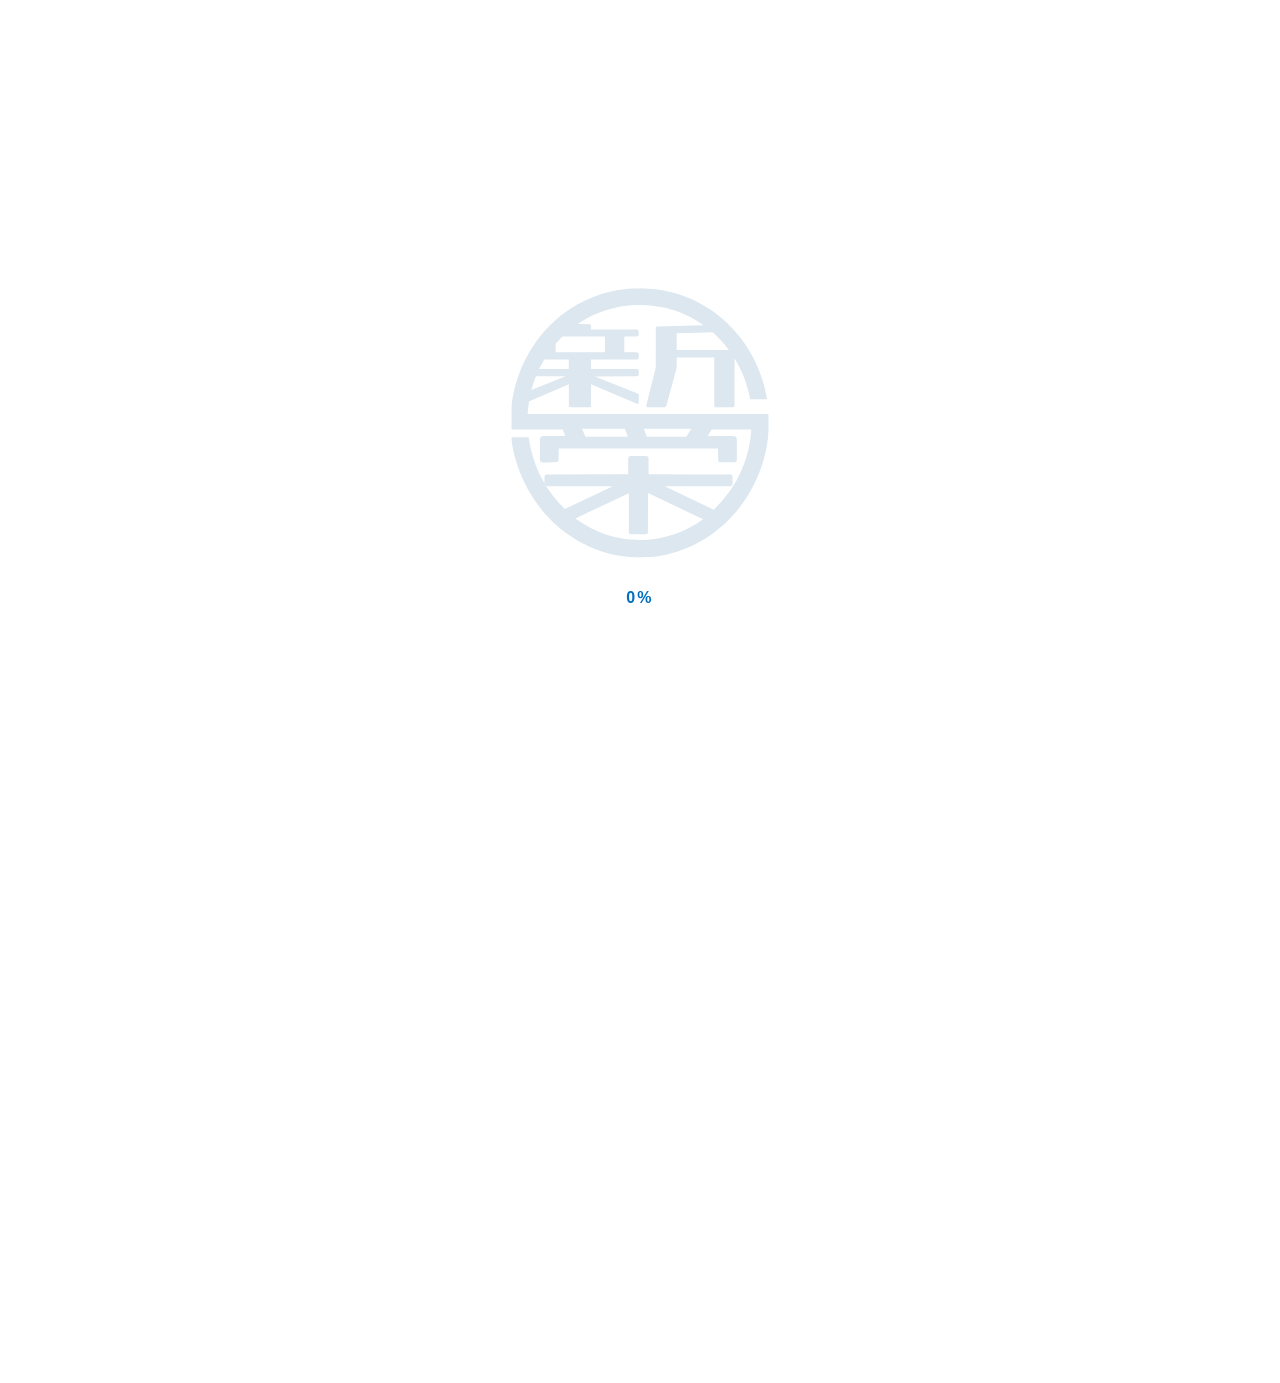
<file: roofing.html>
<!DOCTYPE html>
<html lang="ja">
<head>
<meta charset="UTF-8">
<meta name="robots" content="noindex">
<meta http-equiv="refresh" content="0; url=painting.html">
<link rel="canonical" href="https://shinei1991.jp/painting.html">
<title>外壁塗装｜有限会社新栄サービス</title>
</head>
<body><p><a href="painting.html">外壁塗装のページへ移動しました</a></p></body>
</html>
</file>
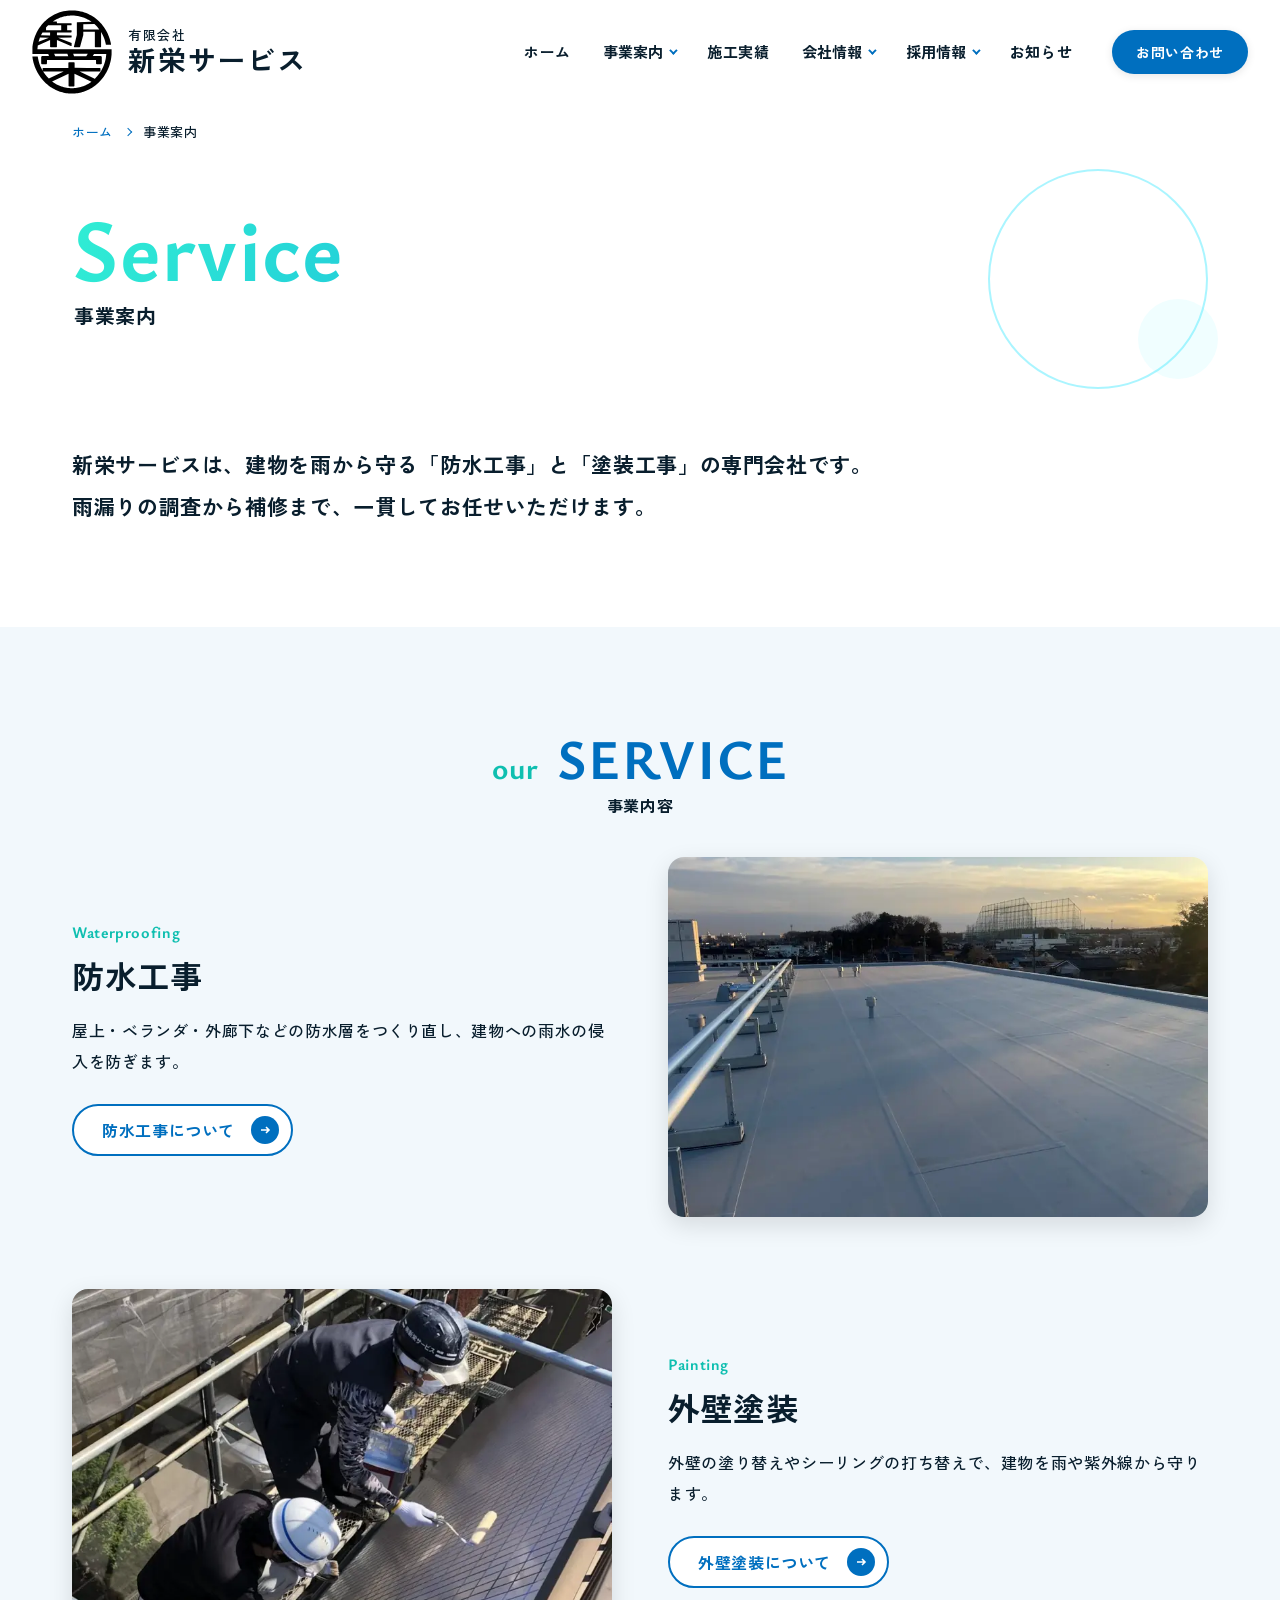
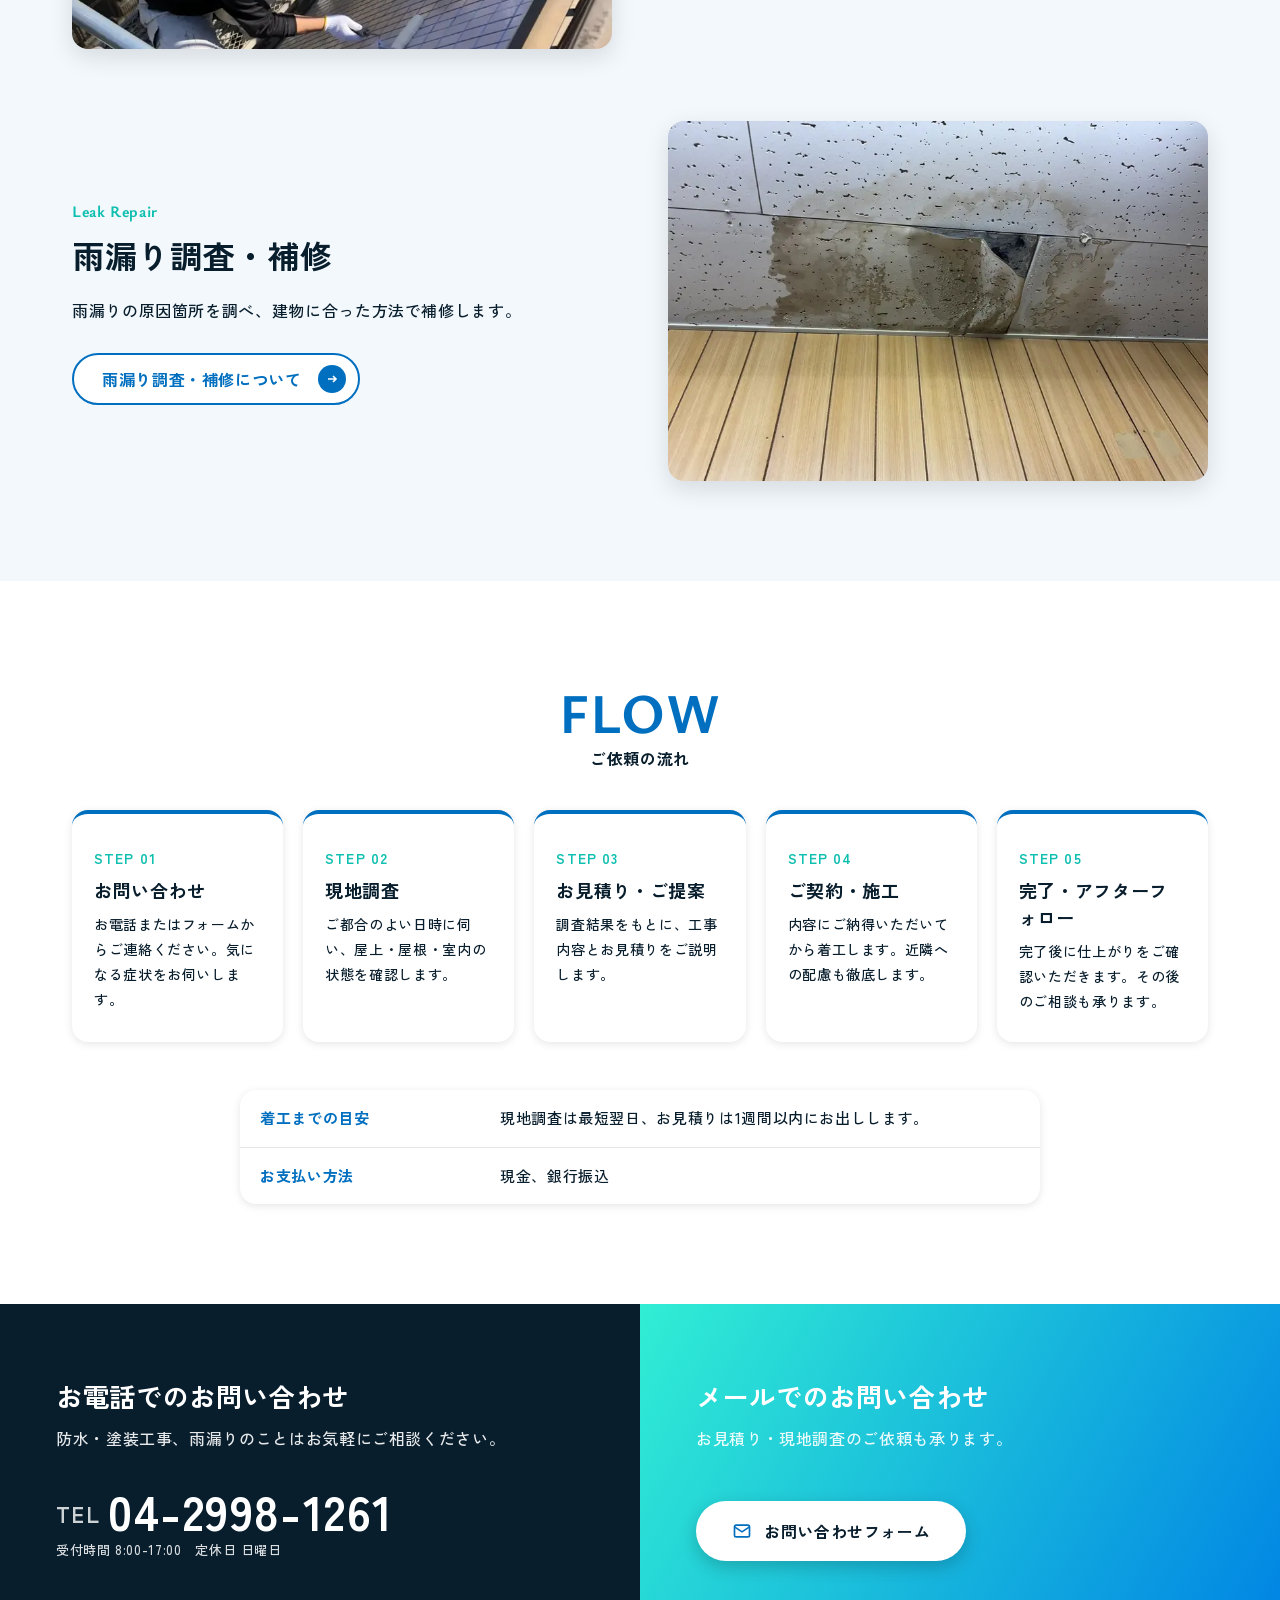
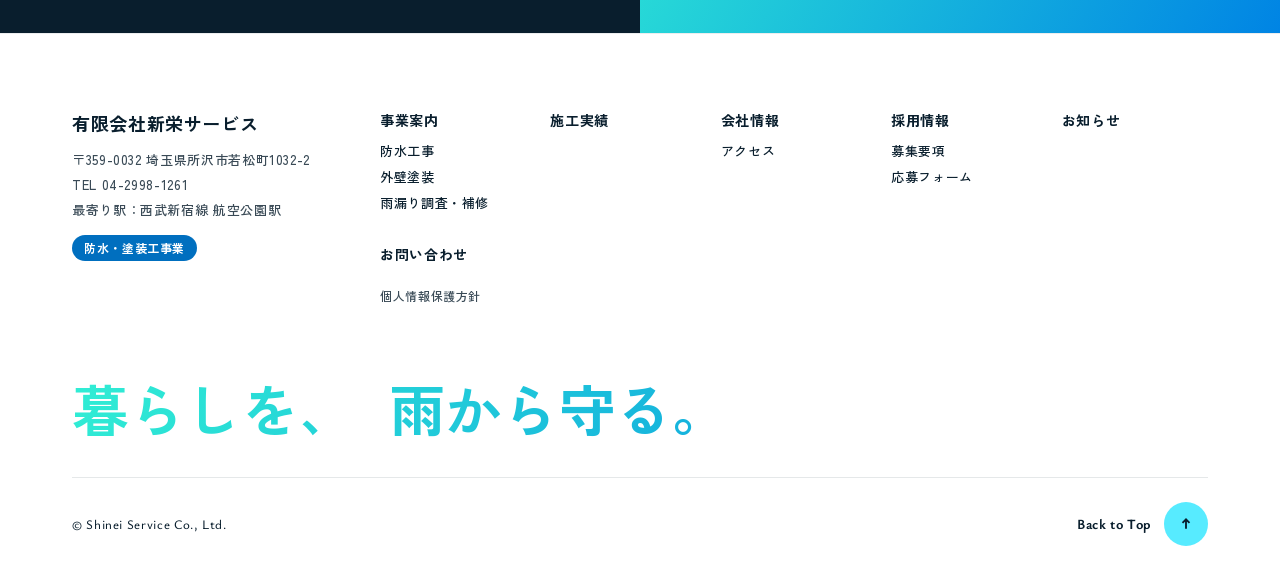
<file: service.html>
<!doctype html>
<html lang="ja">
<head>
<meta charset="UTF-8">
<meta name="viewport" content="width=device-width, initial-scale=1.0">
<title>事業案内｜所沢市の防水工事・外壁塗装・雨漏り補修｜有限会社新栄サービス</title>
<meta name="description" content="有限会社新栄サービスの事業案内。所沢市を拠点に防水工事全般・外壁塗装・雨漏り調査と補修を行っています。所沢市・狭山市・入間市など埼玉県西部と東京都多摩北部に対応。">
<meta property="og:locale" content="ja_JP">
<meta property="og:site_name" content="有限会社新栄サービス">
<meta property="og:type" content="article">
<meta property="og:title" content="事業案内｜所沢市の防水工事・外壁塗装・雨漏り補修｜有限会社新栄サービス">
<meta property="og:description" content="有限会社新栄サービスの事業案内。所沢市を拠点に防水工事全般・外壁塗装・雨漏り調査と補修を行っています。所沢市・狭山市・入間市など埼玉県西部と東京都多摩北部に対応。">
<meta property="og:image" content="https://shinei1991.jp/assets/img/common/ogp.jpg">
<meta property="og:image:width" content="1200">
<meta property="og:image:height" content="630">
<meta name="twitter:card" content="summary_large_image">
<!-- ▼ 計測タグ（Google アナリティクス / タグマネージャー）は公開時にここへ追加 -->
<link rel="preconnect" href="https://fonts.googleapis.com">
<link rel="preconnect" href="https://fonts.gstatic.com" crossorigin>
<link rel="preload" as="style" href="https://fonts.googleapis.com/css2?family=Ysabeau:wght@700&family=Zen+Kaku+Gothic+New:wght@500;700&display=swap">
<link rel="stylesheet" href="https://fonts.googleapis.com/css2?family=Ysabeau:wght@700&family=Zen+Kaku+Gothic+New:wght@500;700&display=swap" media="print" onload="this.media='all'">
<noscript><link rel="stylesheet" href="https://fonts.googleapis.com/css2?family=Ysabeau:wght@700&family=Zen+Kaku+Gothic+New:wght@500;700&display=swap"></noscript>
<link rel="stylesheet" href="assets/css/style.css?v=20261025">
<!-- ▼ SEO（canonical / 構造化データ） -->
<link rel="canonical" href="https://shinei1991.jp/service.html">
<meta property="og:url" content="https://shinei1991.jp/service.html">
<link rel="icon" href="assets/img/common/logo.svg" type="image/svg+xml">
<link rel="apple-touch-icon" href="assets/img/common/apple-touch-icon.png">
<meta name="theme-color" content="#0084E4">
<script type="application/ld+json">
{
  "@context": "https://schema.org",
  "@type": "BreadcrumbList",
  "itemListElement": [
    {
      "@type": "ListItem",
      "position": 1,
      "name": "ホーム",
      "item": "https://shinei1991.jp/"
    },
    {
      "@type": "ListItem",
      "position": 2,
      "name": "事業案内",
      "item": "https://shinei1991.jp/service.html"
    }
  ]
}
</script>
</head>

<body class="page-service">

<div class="c-loading" id="loading" aria-hidden="true">
  <div class="c-loading__center">
    <svg class="c-loading__emblem" viewBox="0 0 3956 4135" focusable="false">
      <defs>
        <clipPath id="loadingClip"><path fill-rule="evenodd" clip-rule="evenodd" d="M524.3,2984.4 502.8,2948.4 481.4,2910.1 442.8,2833.5 424.7,2793.6 406.9,2751.2 375.4,2667.0 347.4,2579.3 322.5,2486.3 301.4,2390.2 284.1,2291.4 272.6,2286.5 147.8,2286.3 23.3,2288.1 20.0,2298.8 20.0,2303.6 27.3,2359.0 40.0,2435.8 56.2,2513.9 72.4,2579.8 90.8,2645.1 111.3,2709.9 134.5,2776.0 159.2,2839.6 186.7,2904.3 215.3,2966.5 246.7,3029.7 277.1,3086.5 310.2,3143.8 345.1,3200.1 381.7,3255.1 418.8,3307.2 458.7,3359.7 500.2,3410.9 543.2,3460.7 587.8,3509.1 633.9,3556.1 680.4,3600.8 728.8,3644.2 776.8,3684.6 827.6,3724.5 877.9,3761.5 930.9,3797.9 983.2,3831.4 1038.2,3864.1 1094.1,3894.9 1150.9,3923.8 1208.6,3950.8 1267.1,3975.8 1326.4,3998.9 1384.5,4019.3 1445.1,4038.4 1504.4,4054.9 1566.2,4069.9 1626.5,4082.5 1689.3,4093.3 1750.5,4101.8 1814.0,4108.5 1875.9,4112.9 1938.0,4115.2 2000.4,4115.4 2062.9,4113.5 2125.6,4109.5 2188.0,4103.4 2249.9,4095.2 2311.3,4085.0 2372.0,4072.8 2432.2,4058.6 2493.6,4041.8 2552.5,4023.7 2612.4,4003.0 2671.6,3980.3 2729.9,3955.6 2787.3,3929.1 2843.9,3900.6 2899.4,3870.3 2954.0,3838.2 3007.5,3804.2 3060.0,3768.6 3111.3,3731.1 3163.0,3690.8 3213.5,3648.6 3262.7,3604.8 3310.5,3559.2 3356.9,3511.9 3401.8,3463.1 3444.0,3414.2 3486.0,3362.2 3525.2,3310.3 3562.9,3257.1 3599.1,3202.4 3635.0,3144.2 3668.9,3085.3 3701.0,3025.4 3731.2,2964.6 3759.4,2903.0 3785.8,2840.4 3810.1,2777.1 3831.9,2714.9 3852.3,2650.1 3870.1,2586.6 3885.9,2522.6 3899.8,2458.0 3912.6,2386.9 3922.7,2317.3 3932.1,2229.1 3931.3,2211.6 3932.7,2208.2 3935.9,2205.5 3935.9,1933.5 267.3,1934.1 287.8,1741.6 894.5,1480.1 895.4,1814.4 896.1,1817.8 898.2,1820.8 903.2,1824.5 909.5,1827.3 925.3,1830.7 1201.3,1830.7 1213.0,1828.9 1221.2,1825.9 1228.1,1821.3 1231.5,1816.7 1232.8,1811.1 1233.5,1478.3 1922.8,1772.3 1934.9,1776.3 1942.9,1777.1 1950.7,1775.6 1958.0,1770.9 1959.9,1628.0 1289.8,1360.2 1928.5,1357.9 1939.3,1355.1 1947.3,1351.3 1953.4,1346.4 1956.4,1340.4 1959.2,1313.8 1958.7,1285.3 1956.1,1263.2 1954.5,1260.3 1950.5,1256.5 1938.7,1251.1 1926.3,1249.2 1233.3,1248.9 1233.3,1103.4 1919.5,1103.2 1932.8,1101.6 1943.8,1098.3 1952.3,1092.9 1955.9,1087.0 1958.1,1075.0 1959.1,1063.0 1958.3,1010.6 1951.3,1003.5 1942.9,998.5 1933.5,995.3 1921.3,993.7 1739.3,991.9 1739.2,753.0 1920.4,752.7 1932.8,751.2 1944.3,747.3 1952.6,742.0 1958.2,736.3 1956.5,663.6 1955.1,659.2 1949.7,654.4 1937.3,649.6 1922.2,647.6 1234.0,647.5 1231.6,581.9 1228.1,575.3 1219.5,569.7 1211.2,567.2 1203.4,566.3 1029.4,563.9 1086.9,526.0 1145.6,490.8 1205.6,458.1 1268.4,427.3 1330.5,400.0 1395.4,374.7 1459.4,352.7 1526.2,332.9 1570.5,321.5 1615.2,311.2 1660.1,302.2 1707.3,294.0 1752.8,287.5 1800.6,282.0 1848.5,277.8 1894.7,275.0 1941.0,273.5 1989.3,273.2 2035.4,274.3 2083.4,276.6 2131.3,280.3 2177.0,285.2 2224.4,291.5 2269.7,298.8 2316.6,307.8 2361.4,317.6 2405.8,328.7 2449.9,341.0 2495.6,355.1 2538.9,369.8 2581.9,385.8 2624.5,403.0 2666.6,421.4 2708.3,441.0 2749.5,461.8 2790.2,483.8 2830.3,507.0 2869.8,531.4 2908.8,557.0 2945.5,582.7 2247.4,599.2 2238.6,600.2 2230.9,602.6 2224.1,606.7 2217.9,612.7 2217.6,1229.5 2071.7,1811.5 2071.9,1817.1 2075.0,1821.7 2082.1,1826.4 2090.7,1829.4 2101.7,1831.0 2347.9,1830.7 2357.1,1829.3 2364.3,1826.4 2369.9,1821.9 2374.2,1816.0 2378.3,1806.9 2381.6,1796.0 2536.6,1228.8 2536.9,1072.2 3108.1,1072.2 3108.6,1815.4 3110.5,1820.5 3117.3,1825.5 3129.0,1829.1 3140.5,1830.6 3388.8,1830.3 3396.2,1829.3 3404.2,1826.2 3411.1,1821.2 3414.6,1816.3 3415.9,1810.5 3416.5,1086.6 3457.6,1155.7 3495.9,1228.2 3530.5,1302.3 3561.4,1377.9 3589.5,1456.7 3614.6,1538.9 3636.1,1622.4 3654.6,1709.0 3911.2,1708.9 3900.5,1651.1 3888.0,1592.0 3874.0,1533.5 3858.4,1475.7 3841.3,1418.4 3822.6,1361.7 3802.3,1305.5 3780.6,1249.8 3756.4,1192.7 3730.6,1136.2 3709.4,1093.4 3683.9,1045.5 3655.3,994.9 3624.4,943.6 3593.4,895.2 3560.0,846.3 3503.2,769.6 3442.1,694.7 3377.8,623.3 3310.6,555.5 3240.5,491.4 3167.6,430.9 3092.1,374.3 3014.0,321.6 2933.6,272.9 2851.0,228.2 2766.2,187.6 2679.4,151.2 2590.7,119.0 2500.2,91.2 2408.1,67.9 2316.4,49.4 2221.4,35.0 2127.2,25.4 2078.6,22.3 2029.7,20.3 1933.3,20.0 1837.0,24.3 1743.0,33.0 1648.0,46.6 1553.9,64.9 1461.0,87.7 1369.4,115.1 1279.4,147.0 1192.8,182.6 1106.3,223.2 1023.5,267.3 982.1,291.4 941.2,316.5 862.9,368.8 822.2,398.3 783.8,427.7 746.1,458.1 709.1,489.5 671.3,523.3 634.5,558.0 598.7,593.4 563.9,629.7 530.1,666.7 497.3,704.4 465.5,742.9 434.8,782.1 405.0,822.0 376.3,862.5 348.6,903.7 320.9,947.3 295.3,989.8 270.8,1032.8 247.3,1076.5 224.0,1122.5 202.7,1167.3 181.6,1214.5 162.5,1260.4 143.7,1308.6 126.7,1355.5 110.2,1404.7 95.4,1452.4 81.2,1502.6 68.2,1553.1 56.8,1602.1 37.0,1703.2 28.7,1755.3 21.6,1807.7 20.0,2158.6 25.7,2168.0 800.7,2167.9 802.4,2171.7 823.2,2220.7 839.8,2266.6 504.4,2268.7 489.1,2272.9 478.3,2277.4 469.6,2283.5 463.8,2290.2 458.3,2300.7 454.5,2314.5 455.0,2639.7 460.8,2651.8 469.1,2659.8 475.8,2663.3 483.3,2665.8 502.3,2668.7 570.5,2669.6 638.5,2668.4 716.2,2664.4 735.7,2650.9 740.7,2555.4 741.3,2459.0 1630.4,2455.7 2512.7,2456.2 3166.1,2459.2 3167.6,2638.0 3172.9,2650.5 3179.9,2658.8 3189.1,2664.1 3205.9,2668.5 3413.3,2668.0 3429.9,2663.0 3439.6,2657.4 3447.0,2649.0 3452.0,2636.3 3451.1,2309.8 3448.2,2300.8 3443.3,2291.6 3435.8,2283.3 3425.1,2276.5 3412.3,2271.9 3393.3,2267.7 3005.2,2266.6 3068.6,2167.4 3672.0,2167.5 3667.2,2228.0 3660.2,2290.1 3648.2,2369.5 3633.3,2446.1 3615.2,2521.9 3593.9,2596.7 3569.5,2670.4 3542.0,2743.1 3511.2,2814.7 3477.4,2885.0 3442.4,2950.6 3404.9,3014.3 3366.8,3073.1 3325.1,3131.6 3280.7,3188.9 3231.8,3247.4 3175.3,3310.9 3100.1,3392.0 3101.3,3388.8 2353.6,3032.6 3354.1,3030.7 3365.7,3026.6 3375.3,3019.4 3382.6,3009.7 3386.6,2999.0 3387.1,2943.8 3385.6,2885.4 3383.3,2877.6 3379.6,2870.1 3376.3,2865.4 3371.0,2860.4 3359.4,2854.4 3342.3,2851.4 2724.3,2851.7 2108.4,2848.3 2107.8,2602.9 2103.7,2591.1 2096.4,2581.9 2086.6,2575.6 2072.9,2571.6 1835.2,2571.5 1819.7,2576.4 1810.9,2582.3 1804.1,2592.5 1798.6,2610.3 1798.7,2850.1 1795.3,2851.1 562.8,2851.7 551.0,2854.5 540.6,2859.9 532.1,2868.1 527.4,2876.3 525.5,2892.3 524.2,2921.5ZM3327.2,954.4 3328.3,956.9 2536.9,957.1 2536.3,702.6 3085.9,690.0 3152.3,752.4 3213.9,816.4 3271.6,883.0ZM2098.0,3740.8 2099.4,3134.8 2939.3,3533.7 2889.1,3568.6 2831.5,3605.2 2774.5,3638.5 2714.5,3670.5 2653.1,3700.4 2592.1,3727.2 2533.8,3750.3 2473.0,3771.5 2413.6,3789.6 2351.7,3805.7 2289.3,3819.4 2226.6,3830.4 2163.5,3839.0 2100.1,3845.0 2036.5,3848.5 1970.8,3849.4 1907.0,3847.7 1841.2,3843.4 1775.4,3836.4 1711.7,3827.1 1646.2,3814.8 1579.3,3799.7 1519.2,3783.6 1458.1,3764.4 1397.9,3742.8 1338.7,3718.9 1278.6,3691.8 1219.6,3662.4 1161.8,3630.7 1103.4,3595.8 1044.7,3557.6 993.6,3521.4 1807.9,3137.4 1808.3,3738.4 1809.9,3742.5 1814.3,3749.3 1821.8,3755.4 1830.9,3759.4 1841.2,3762.0 2069.1,3761.9 2081.9,3758.6 2091.4,3753.6 2096.6,3747.2ZM2759.4,2157.7 2681.4,2276.8 2081.1,2277.2 2035.5,2158.0ZM1748.4,2157.6 1793.0,2277.0 1147.8,2277.0 1095.3,2158.0ZM531.3,3005.1 536.2,3010.9 539.4,3012.5 541.4,3020.4 546.3,3025.7 555.3,3029.5 570.0,3031.4 1566.1,3033.5 834.2,3376.3 796.7,3340.0 760.6,3302.4 724.5,3262.2 687.1,3217.8 653.4,3175.4 619.5,3130.6 584.3,3081.8 547.7,3029.0 533.8,3018.0ZM1444.5,752.7 1444.9,992.6 695.2,993.1 694.0,863.5 797.4,752.5ZM894.5,1102.9 894.2,1249.2 441.7,1248.9 519.8,1103.3ZM837.9,1359.9 838.1,1360.8 325.2,1568.5 336.2,1525.0 350.4,1478.4 367.7,1428.0 393.7,1357.9Z"/></clipPath>
        <linearGradient id="loadingGrad" x1="0" y1="0" x2="1" y2="1">
          <stop offset="0" stop-color="#31EED4"/><stop offset="1" stop-color="#0084E4"/>
        </linearGradient>
      </defs>
      <g clip-path="url(#loadingClip)">
        <rect width="3956" height="4135" fill="#DCE7EF"/>
        <g id="loadingLevel" transform="translate(0 4175)">
          <path class="c-loading__wave -back" d="M0,105 L82,92 L165,74 L247,50 L330,23 L412,-6 L494,-34 L577,-60 L659,-82 L742,-98 L824,-108 L907,-110 L989,-105 L1071,-92 L1154,-74 L1236,-50 L1319,-23 L1401,6 L1484,34 L1566,60 L1648,82 L1731,98 L1813,108 L1896,110 L1978,105 L2060,92 L2143,74 L2225,50 L2308,23 L2390,-6 L2472,-34 L2555,-60 L2637,-82 L2720,-98 L2802,-108 L2885,-110 L2967,-105 L3049,-92 L3132,-74 L3214,-50 L3297,-23 L3379,6 L3462,34 L3544,60 L3626,82 L3709,98 L3791,108 L3874,110 L3956,105 L4038,92 L4121,74 L4203,50 L4286,23 L4368,-6 L4450,-34 L4533,-60 L4615,-82 L4698,-98 L4780,-108 L4863,-110 L4945,-105 L5027,-92 L5110,-74 L5192,-50 L5275,-23 L5357,6 L5440,34 L5522,60 L5604,82 L5687,98 L5769,108 L5852,110 L5934,105 L6016,92 L6099,74 L6181,50 L6264,23 L6346,-6 L6428,-34 L6511,-60 L6593,-82 L6676,-98 L6758,-108 L6841,-110 L6923,-105 L7005,-92 L7088,-74 L7170,-50 L7253,-23 L7335,6 L7418,34 L7500,60 L7582,82 L7665,98 L7747,108 L7830,110 L7912,105 V4535 H0 Z" fill="#0FBFB0" opacity=".45"/>
          <path class="c-loading__wave -front" d="M0,0 L82,31 L165,60 L247,85 L330,104 L412,116 L494,120 L577,116 L659,104 L742,85 L824,60 L907,31 L989,0 L1071,-31 L1154,-60 L1236,-85 L1319,-104 L1401,-116 L1484,-120 L1566,-116 L1648,-104 L1731,-85 L1813,-60 L1896,-31 L1978,-0 L2060,31 L2143,60 L2225,85 L2308,104 L2390,116 L2472,120 L2555,116 L2637,104 L2720,85 L2802,60 L2885,31 L2967,0 L3049,-31 L3132,-60 L3214,-85 L3297,-104 L3379,-116 L3462,-120 L3544,-116 L3626,-104 L3709,-85 L3791,-60 L3874,-31 L3956,-0 L4038,31 L4121,60 L4203,85 L4286,104 L4368,116 L4450,120 L4533,116 L4615,104 L4698,85 L4780,60 L4863,31 L4945,0 L5027,-31 L5110,-60 L5192,-85 L5275,-104 L5357,-116 L5440,-120 L5522,-116 L5604,-104 L5687,-85 L5769,-60 L5852,-31 L5934,-0 L6016,31 L6099,60 L6181,85 L6264,104 L6346,116 L6428,120 L6511,116 L6593,104 L6676,85 L6758,60 L6841,31 L6923,0 L7005,-31 L7088,-60 L7170,-85 L7253,-104 L7335,-116 L7418,-120 L7500,-116 L7582,-104 L7665,-85 L7747,-60 L7830,-31 L7912,-0 V4535 H0 Z" fill="url(#loadingGrad)"/>
        </g>
      </g>
    </svg>
    <p class="c-loading__num"><span id="loadingNum">0</span>%</p>
  </div>
  <div class="c-loading__flood"></div>
</div>
<script>/* トップページは毎回表示。下層ページは同じ訪問中の2回目以降は省略 */try{if(!document.body.classList.contains('page-home')&&sessionStorage.getItem('shinei-loaded')){document.getElementById('loading').className+=' is-done';}}catch(e){}</script>

<header class="l-header" id="header">
  <div class="l-header__inner">
    <div class="l-header__logo"><a href="index.html"><img src="assets/img/common/logo.svg" alt="" width="81" height="84"><span class="l-header__name"><small>有限会社</small>新栄サービス</span></a></div>
    <nav class="c-gmenu" aria-label="グローバルメニュー">
      <ul class="c-gmenu__list">
        <li class=""><a href="index.html">ホーム</a></li>
        <li class="-mega -here">
          <button class="c-gmenu__trigger" type="button" aria-expanded="false">事業案内</button>
          <div class="c-mega"><div class="c-mega__inner">
            <a class="c-mega__top" href="service.html">事業案内トップ</a>
            <ul class="c-mega__links"><li><a href="waterproofing.html">防水工事</a></li><li><a href="painting.html">外壁塗装</a></li><li><a href="repair.html">雨漏り調査・補修</a></li></ul>
          </div></div>
        </li>
        <li class=""><a href="works.html">施工実績</a></li>
        <li class="-mega">
          <button class="c-gmenu__trigger" type="button" aria-expanded="false">会社情報</button>
          <div class="c-mega"><div class="c-mega__inner">
            <a class="c-mega__top" href="company.html">会社概要</a>
            <ul class="c-mega__links"><li><a href="company.html#access">アクセス</a></li></ul>
          </div></div>
        </li>
        <li class="-mega">
          <button class="c-gmenu__trigger" type="button" aria-expanded="false">採用情報</button>
          <div class="c-mega"><div class="c-mega__inner">
            <a class="c-mega__top" href="recruit.html">採用情報トップ</a>
            <ul class="c-mega__links"><li><a href="recruit.html#requirements">募集要項</a></li><li><a href="contact.html?type=recruit">応募フォーム</a></li></ul>
          </div></div>
        </li>
        <li class=""><a href="news.html">お知らせ</a></li>
      </ul>
    </nav>
    <div class="l-header__btns">
      <a href="tel:0429981261" class="c-header-tel">04-2998-1261</a>
      <a href="contact.html" class="c-btn-contact">お問い合わせ</a>
    </div>
    <button class="c-hamburger" id="hamburger" type="button" aria-label="メニューを開く" aria-expanded="false" aria-controls="spnav">
      <span></span><span></span><span></span>
    </button>
  </div>
</header>

<div class="c-spnav" id="spnav" aria-hidden="true">
  <div class="c-spnav__inner">
    <ul class="c-spnav__list">
      <li><a href="index.html">ホーム</a></li>
      <li class="-acc">
        <button type="button" class="c-spnav__toggle" aria-expanded="false">事業案内</button>
        <ul><li><a href="service.html">事業案内トップ</a></li><li><a href="waterproofing.html">防水工事</a></li><li><a href="painting.html">外壁塗装</a></li><li><a href="repair.html">雨漏り調査・補修</a></li></ul>
      </li>
      <li><a href="works.html">施工実績</a></li>
      <li class="-acc">
        <button type="button" class="c-spnav__toggle" aria-expanded="false">会社情報</button>
        <ul><li><a href="company.html">会社概要</a></li><li><a href="company.html#access">アクセス</a></li></ul>
      </li>
      <li class="-acc">
        <button type="button" class="c-spnav__toggle" aria-expanded="false">採用情報</button>
        <ul><li><a href="recruit.html">採用情報トップ</a></li><li><a href="recruit.html#requirements">募集要項</a></li><li><a href="contact.html?type=recruit">応募フォーム</a></li></ul>
      </li>
      <li><a href="news.html">お知らせ</a></li>
      <li><a href="contact.html">お問い合わせ</a></li>
      <li><a href="tel:0429981261">お電話：04-2998-1261</a></li>
      <li class="-small"><a href="privacy.html">個人情報保護方針</a></li>
    </ul>
  </div>
</div>

<nav class="c-breadcrumb" aria-label="パンくずリスト"><ol><li><a href="index.html">ホーム</a></li><li aria-current="page">事業案内</li></ol></nav>

<section class="c-pagetitle">
  <h1><span class="-en">Service</span><span class="-jp">事業案内</span></h1>
  <span class="c-pagetitle__deco" aria-hidden="true"></span>
</section>

<main class="l-main">

<section class="l-sec -top0">
  <div class="l-container">
    <p class="c-lead">新栄サービスは、建物を雨から守る「防水工事」と「塗装工事」の専門会社です。<br>雨漏りの調査から補修まで、一貫してお任せいただけます。</p>
  </div>
</section>

<section class="l-sec -pale">
  <div class="l-container">
    <h2 class="c-sec-title -center"><span class="-en"><small>our</small> SERVICE</span><span class="-jp">事業内容</span></h2>
    
    <div class="p-svc-row">
      <!-- 画像：assets/img/service/waterproofing-roof.jpg -->
      <figure><img src="assets/img/service/waterproofing-roof.webp" srcset="assets/img/service/waterproofing-roof-800.webp 800w, assets/img/service/waterproofing-roof.webp 1200w" sizes="(max-width: 768px) 92vw, 50vw" width="1200" height="800" alt="防水工事" class="c-img" decoding="async" loading="lazy"></figure>
      <div class="p-svc-row__text">
        <p class="-en">Waterproofing</p>
        <h3>防水工事</h3>
        <p>屋上・ベランダ・外廊下などの防水層をつくり直し、建物への雨水の侵入を防ぎます。</p>
        <a href="waterproofing.html" class="c-btn"><span>防水工事について</span></a>
      </div>
    </div>
    <div class="p-svc-row">
      <!-- 画像：assets/img/service/painting-work.jpg -->
      <figure><img src="assets/img/service/painting-work.webp" srcset="assets/img/service/painting-work-800.webp 800w, assets/img/service/painting-work.webp 1200w" sizes="(max-width: 768px) 92vw, 50vw" width="1200" height="800" alt="外壁塗装" class="c-img" decoding="async" loading="lazy"></figure>
      <div class="p-svc-row__text">
        <p class="-en">Painting</p>
        <h3>外壁塗装</h3>
        <p class="-draft">外壁の塗り替えやシーリングの打ち替えで、建物を雨や紫外線から守ります。</p>
        <a href="painting.html" class="c-btn"><span>外壁塗装について</span></a>
      </div>
    </div>
    <div class="p-svc-row">
      <!-- 画像：assets/img/service/repair-leak.jpg -->
      <figure><img src="assets/img/service/repair-leak.webp" srcset="assets/img/service/repair-leak-800.webp 800w, assets/img/service/repair-leak.webp 1200w" sizes="(max-width: 768px) 92vw, 50vw" width="1200" height="800" alt="雨漏り調査・補修" class="c-img" decoding="async" loading="lazy"></figure>
      <div class="p-svc-row__text">
        <p class="-en">Leak Repair</p>
        <h3>雨漏り調査・補修</h3>
        <p>雨漏りの原因箇所を調べ、建物に合った方法で補修します。</p>
        <a href="repair.html" class="c-btn"><span>雨漏り調査・補修について</span></a>
      </div>
    </div>
  </div>
</section>

<section class="l-sec" id="flow">
  <div class="l-container">
    <h2 class="c-sec-title -center"><span class="-en">FLOW</span><span class="-jp">ご依頼の流れ</span></h2>
    <ol class="c-flow">
      <li><span class="-num">STEP 01</span><h3>お問い合わせ</h3><p>お電話またはフォームからご連絡ください。気になる症状をお伺いします。</p></li>
      <li><span class="-num">STEP 02</span><h3>現地調査</h3><p>ご都合のよい日時に伺い、屋上・屋根・室内の状態を確認します。</p></li>
      <li><span class="-num">STEP 03</span><h3>お見積り・ご提案</h3><p>調査結果をもとに、工事内容とお見積りをご説明します。</p></li>
      <li><span class="-num">STEP 04</span><h3>ご契約・施工</h3><p>内容にご納得いただいてから着工します。近隣への配慮も徹底します。</p></li>
      <li><span class="-num">STEP 05</span><h3>完了・アフターフォロー</h3><p>完了後に仕上がりをご確認いただきます。その後のご相談も承ります。</p></li>
    </ol>
    <div class="c-flow-info">
      <table class="c-table -compact"><tbody>
        <tr><th scope="row">着工までの目安</th><td>現地調査は最短翌日、お見積りは1週間以内にお出しします。</td></tr>
        <tr><th scope="row">お支払い方法</th><td>現金、銀行振込</td></tr>
      </tbody></table>
    </div>
  </div>
</section>

</main>

<section class="c-cta">
  <div class="c-cta__box -main">
    <div class="c-cta__head">
      <h2>お電話でのお問い合わせ</h2>
      <p>防水・塗装工事、雨漏りのことはお気軽にご相談ください。</p>
    </div>
    <div class="c-cta__actions">
      <div class="c-cta__tel">
        <a href="tel:0429981261">04-2998-1261</a>
        <p>受付時間 8:00-17:00　定休日 日曜日</p>
      </div>
    </div>
  </div>
  <div class="c-cta__box -sub">
    <div class="c-cta__head">
      <h2>メールでのお問い合わせ</h2>
      <p>お見積り・現地調査のご依頼も承ります。</p>
    </div>
    <div class="c-cta__actions">
      <a href="contact.html" class="c-cta__form">お問い合わせフォーム</a>
    </div>
  </div>
</section>

<footer class="l-footer">
  <div class="l-footer__inner">
    <div class="l-footer__top">
      <div class="l-footer__title">
        有限会社新栄サービス
        <address>
          〒359-0032 埼玉県所沢市若松町1032-2<br>
          TEL <a href="tel:0429981261">04-2998-1261</a><br>
          最寄り駅：西武新宿線 航空公園駅
        </address>
        <p class="l-footer__biz">防水・塗装工事業</p>
      </div>
      <nav class="l-footer__nav" aria-label="フッターメニュー">
        <div><p class="-head"><a href="service.html">事業案内</a></p><ul><li><a href="waterproofing.html">防水工事</a></li><li><a href="painting.html">外壁塗装</a></li><li><a href="repair.html">雨漏り調査・補修</a></li></ul></div><div><p class="-head"><a href="works.html">施工実績</a></p></div><div><p class="-head"><a href="company.html">会社情報</a></p><ul><li><a href="company.html#access">アクセス</a></li></ul></div><div><p class="-head"><a href="recruit.html">採用情報</a></p><ul><li><a href="recruit.html#requirements">募集要項</a></li><li><a href="contact.html?type=recruit">応募フォーム</a></li></ul></div><div><p class="-head"><a href="news.html">お知らせ</a></p></div><div><p class="-head"><a href="contact.html">お問い合わせ</a></p><p class="-small"><a href="privacy.html">個人情報保護方針</a></p></div>
      </nav>
    </div>
    <div class="l-footer__copy">
      <p class="-draft"><span>暮らしを、</span><span>雨から守る。</span></p>
    </div>
    <div class="l-footer__bottom">
      <small>&copy; Shinei Service Co., Ltd.</small>
      <a class="c-pagetop" href="#" aria-label="ページトップへ戻る"><span>Back to Top</span></a>
    </div>
  </div>
</footer>

<script src="assets/js/main.js?v=20261025"></script>
</body>
</html>
</file>
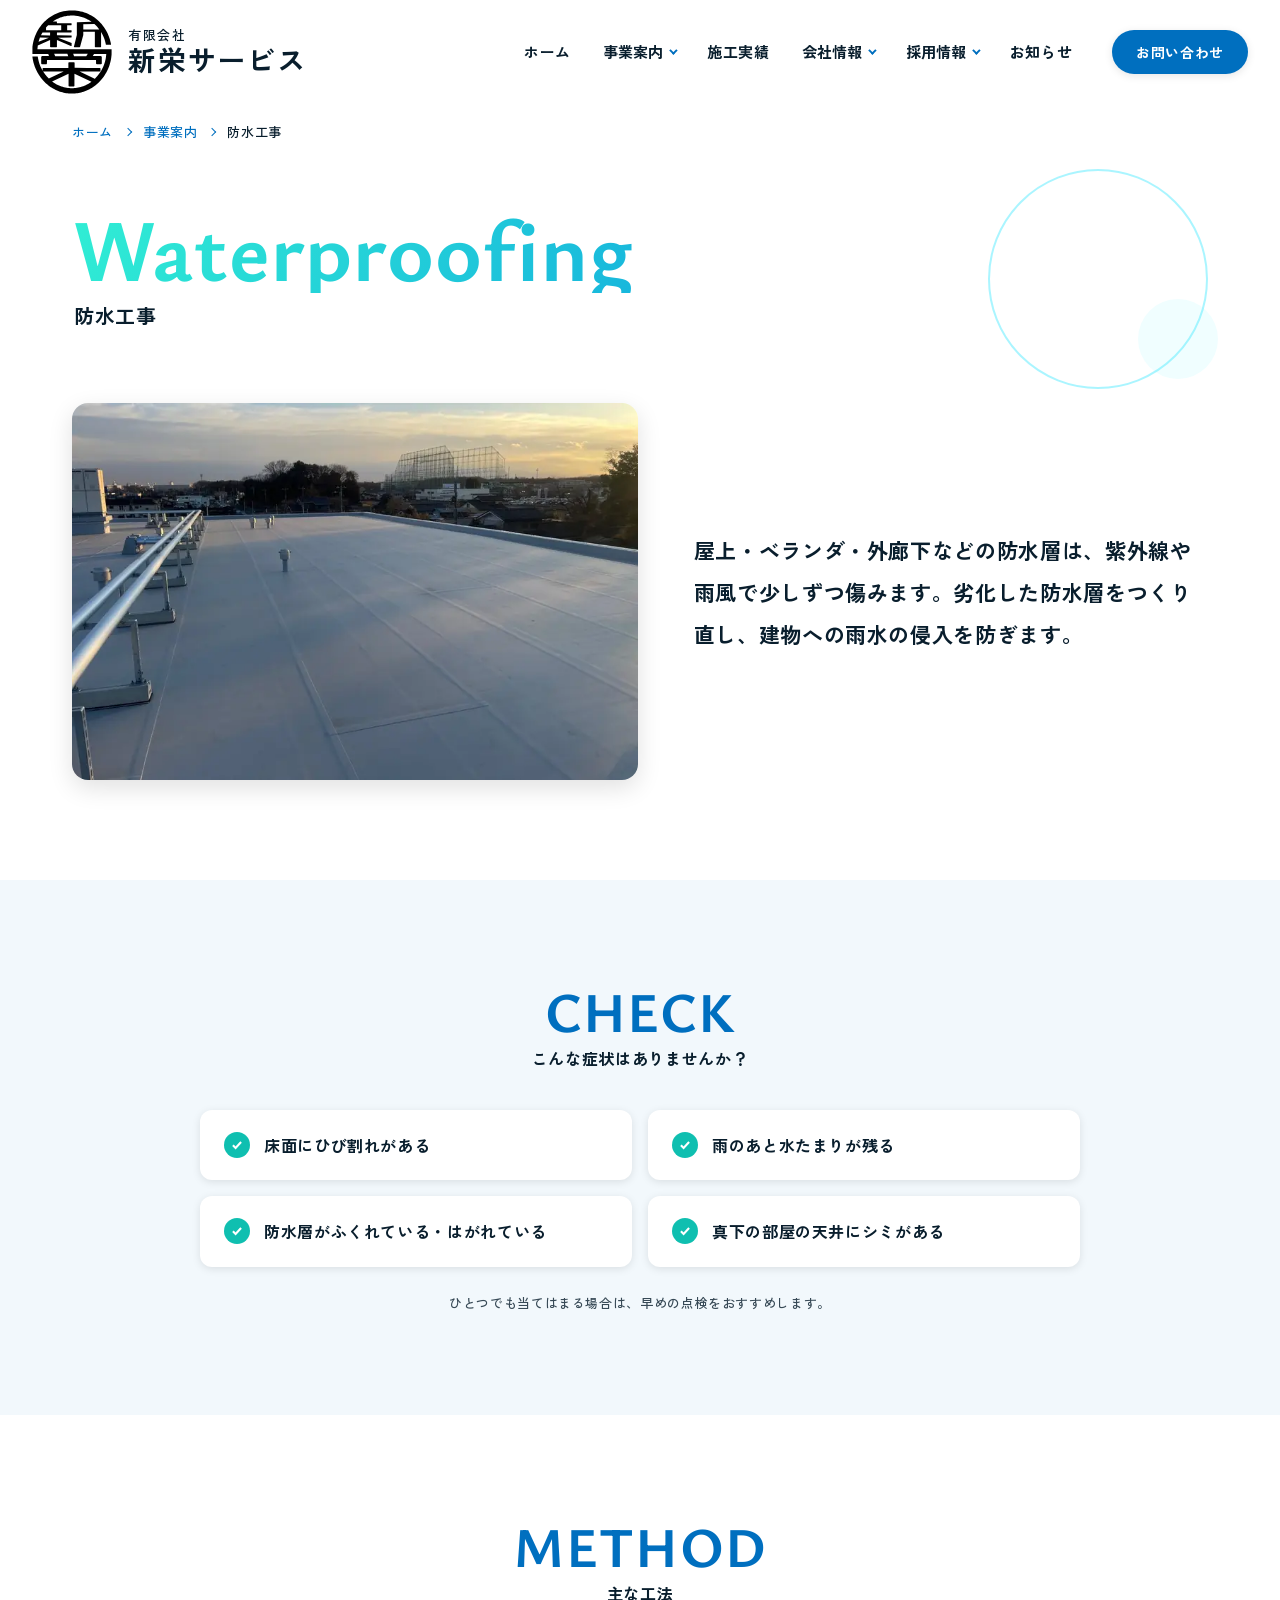
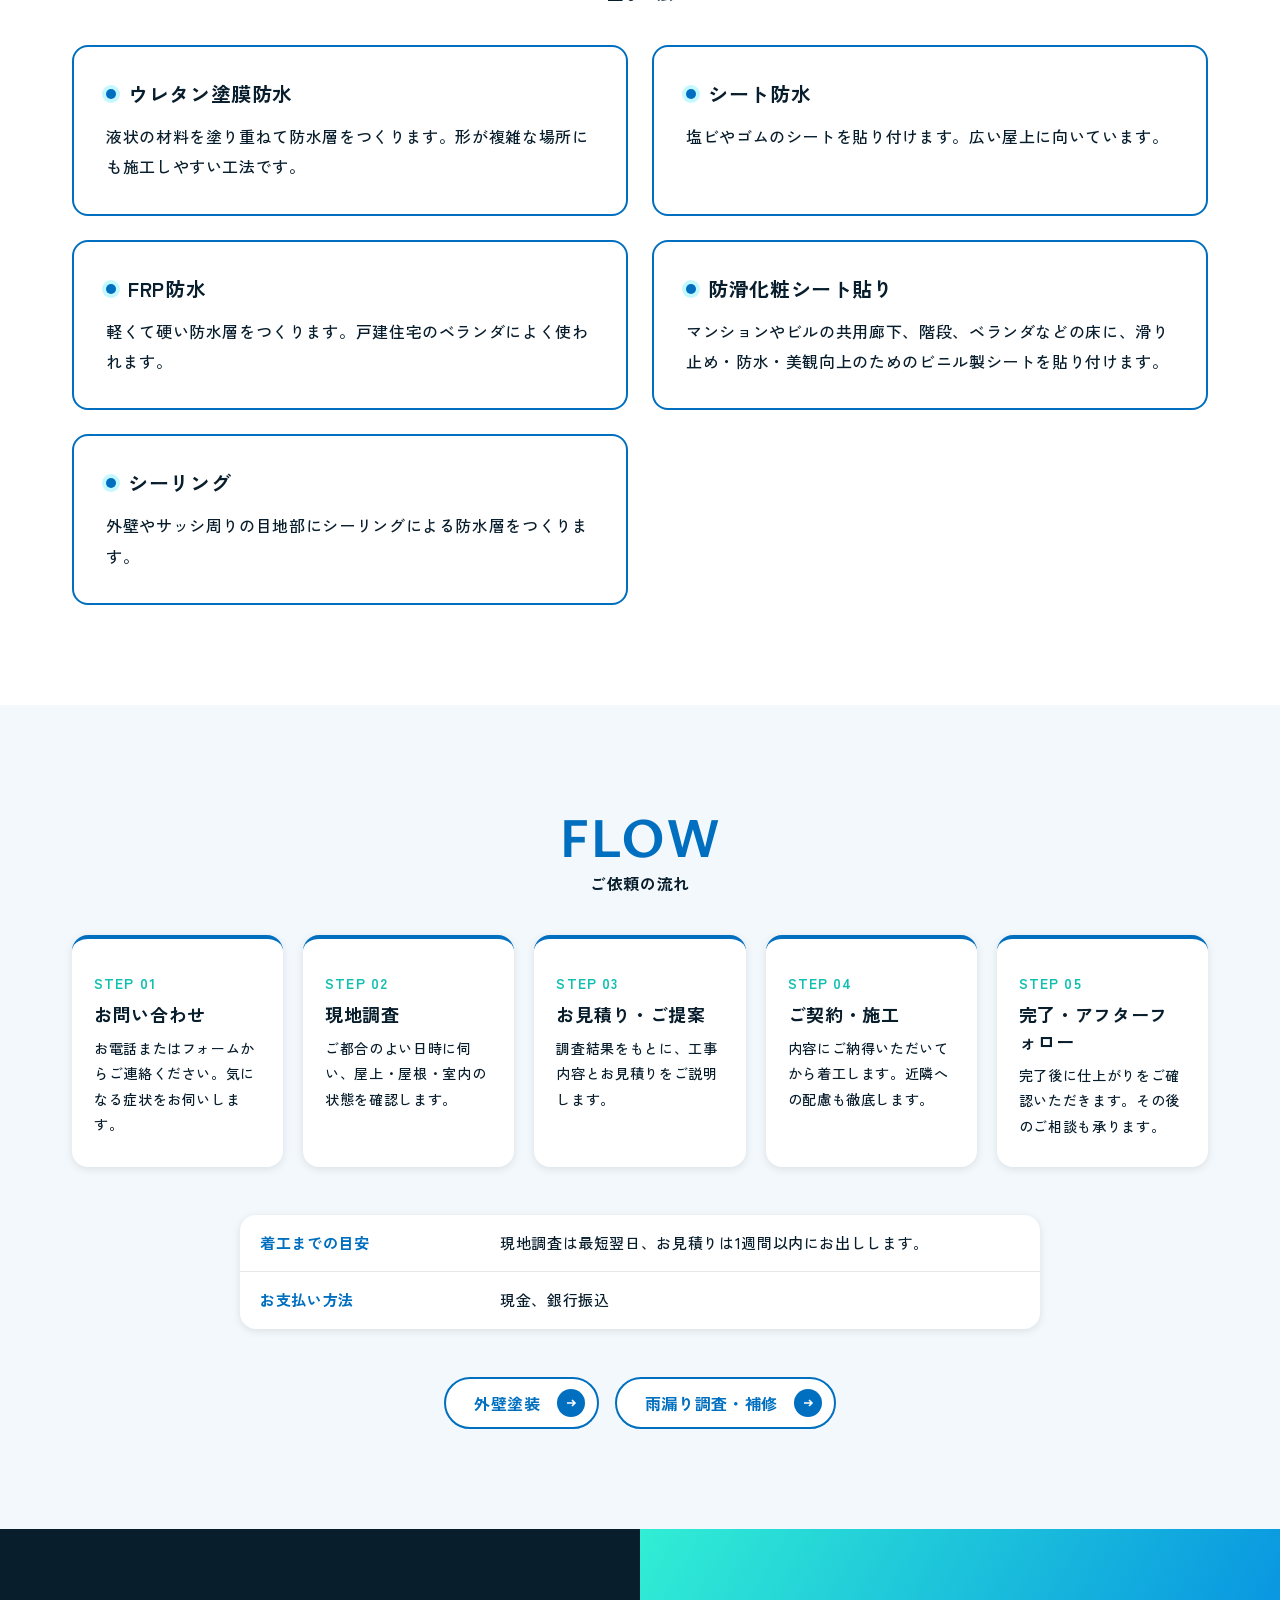
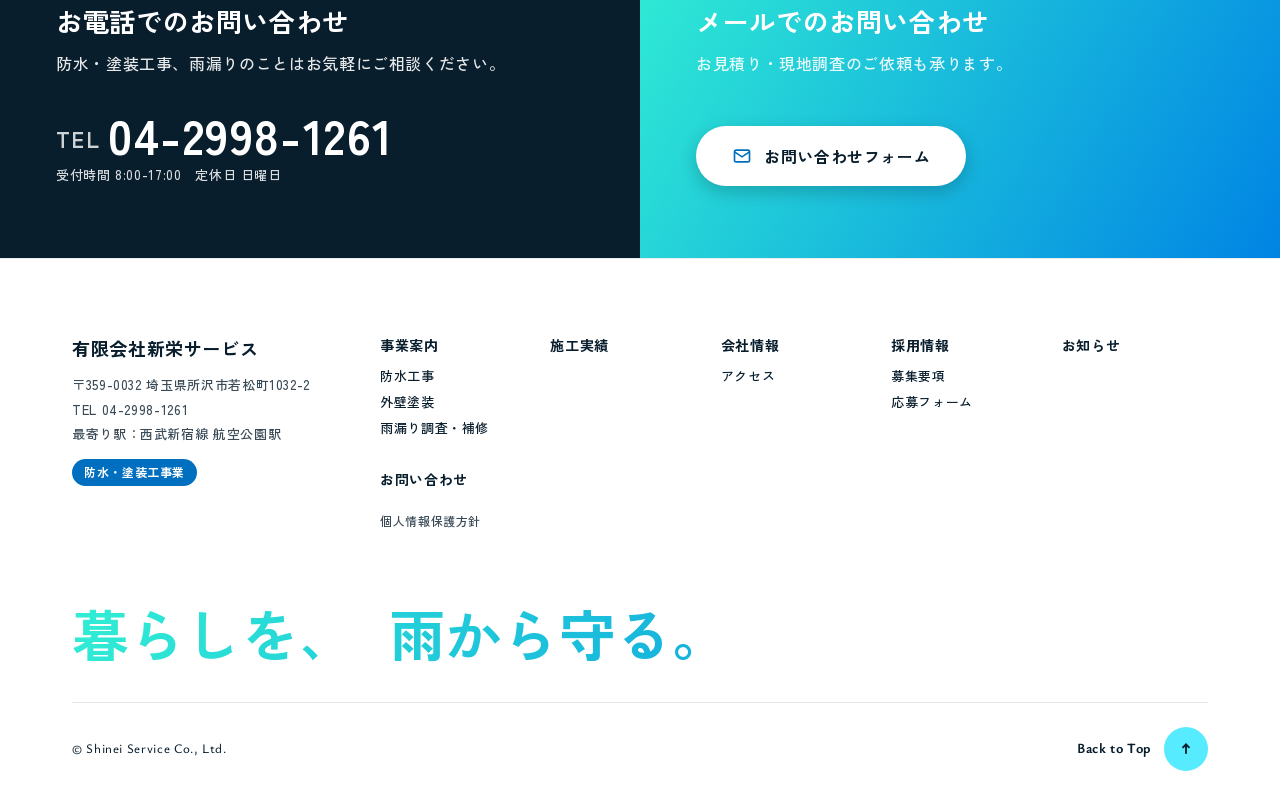
<file: waterproofing.html>
<!doctype html>
<html lang="ja">
<head>
<meta charset="UTF-8">
<meta name="viewport" content="width=device-width, initial-scale=1.0">
<title>所沢市の防水工事｜屋上・ベランダのウレタン・シート・FRP防水｜有限会社新栄サービス</title>
<meta name="description" content="所沢市の防水工事なら有限会社新栄サービス。屋上・ベランダ・外廊下の防水層をウレタン塗膜防水・シート防水・FRP防水などで建物に合わせてつくり直します。現地調査・お見積り無料。">
<meta property="og:locale" content="ja_JP">
<meta property="og:site_name" content="有限会社新栄サービス">
<meta property="og:type" content="article">
<meta property="og:title" content="所沢市の防水工事｜屋上・ベランダのウレタン・シート・FRP防水｜有限会社新栄サービス">
<meta property="og:description" content="所沢市の防水工事なら有限会社新栄サービス。屋上・ベランダ・外廊下の防水層をウレタン塗膜防水・シート防水・FRP防水などで建物に合わせてつくり直します。現地調査・お見積り無料。">
<meta property="og:image" content="https://shinei1991.jp/assets/img/common/ogp.jpg">
<meta property="og:image:width" content="1200">
<meta property="og:image:height" content="630">
<meta name="twitter:card" content="summary_large_image">
<!-- ▼ 計測タグ（Google アナリティクス / タグマネージャー）は公開時にここへ追加 -->
<link rel="preconnect" href="https://fonts.googleapis.com">
<link rel="preconnect" href="https://fonts.gstatic.com" crossorigin>
<link rel="preload" as="style" href="https://fonts.googleapis.com/css2?family=Ysabeau:wght@700&family=Zen+Kaku+Gothic+New:wght@500;700&display=swap">
<link rel="stylesheet" href="https://fonts.googleapis.com/css2?family=Ysabeau:wght@700&family=Zen+Kaku+Gothic+New:wght@500;700&display=swap" media="print" onload="this.media='all'">
<noscript><link rel="stylesheet" href="https://fonts.googleapis.com/css2?family=Ysabeau:wght@700&family=Zen+Kaku+Gothic+New:wght@500;700&display=swap"></noscript>
<link rel="stylesheet" href="assets/css/style.css?v=20261025">
<!-- ▼ SEO（canonical / 構造化データ） -->
<link rel="canonical" href="https://shinei1991.jp/waterproofing.html">
<meta property="og:url" content="https://shinei1991.jp/waterproofing.html">
<link rel="icon" href="assets/img/common/logo.svg" type="image/svg+xml">
<link rel="apple-touch-icon" href="assets/img/common/apple-touch-icon.png">
<meta name="theme-color" content="#0084E4">
<script type="application/ld+json">
{
  "@context": "https://schema.org",
  "@type": "BreadcrumbList",
  "itemListElement": [
    {
      "@type": "ListItem",
      "position": 1,
      "name": "ホーム",
      "item": "https://shinei1991.jp/"
    },
    {
      "@type": "ListItem",
      "position": 2,
      "name": "事業案内",
      "item": "https://shinei1991.jp/service.html"
    },
    {
      "@type": "ListItem",
      "position": 3,
      "name": "防水工事",
      "item": "https://shinei1991.jp/waterproofing.html"
    }
  ]
}
</script>
<script type="application/ld+json">
{
  "@context": "https://schema.org",
  "@type": "Service",
  "name": "防水工事",
  "serviceType": "防水工事",
  "description": "屋上・ベランダ・外廊下の防水改修（ウレタン塗膜防水、シート防水、FRP防水、防滑化粧シート貼り、シーリング）",
  "url": "https://shinei1991.jp/waterproofing.html",
  "provider": {
    "@id": "https://shinei1991.jp/#organization"
  },
  "areaServed": [
    {
      "@type": "City",
      "name": "所沢市"
    },
    {
      "@type": "City",
      "name": "狭山市"
    },
    {
      "@type": "City",
      "name": "入間市"
    },
    {
      "@type": "City",
      "name": "川越市"
    },
    {
      "@type": "City",
      "name": "新座市"
    },
    {
      "@type": "City",
      "name": "三芳町"
    },
    {
      "@type": "City",
      "name": "東村山市"
    },
    {
      "@type": "City",
      "name": "清瀬市"
    },
    {
      "@type": "City",
      "name": "東大和市"
    }
  ]
}
</script>
</head>

<body class="page-service">

<div class="c-loading" id="loading" aria-hidden="true">
  <div class="c-loading__center">
    <svg class="c-loading__emblem" viewBox="0 0 3956 4135" focusable="false">
      <defs>
        <clipPath id="loadingClip"><path fill-rule="evenodd" clip-rule="evenodd" d="M524.3,2984.4 502.8,2948.4 481.4,2910.1 442.8,2833.5 424.7,2793.6 406.9,2751.2 375.4,2667.0 347.4,2579.3 322.5,2486.3 301.4,2390.2 284.1,2291.4 272.6,2286.5 147.8,2286.3 23.3,2288.1 20.0,2298.8 20.0,2303.6 27.3,2359.0 40.0,2435.8 56.2,2513.9 72.4,2579.8 90.8,2645.1 111.3,2709.9 134.5,2776.0 159.2,2839.6 186.7,2904.3 215.3,2966.5 246.7,3029.7 277.1,3086.5 310.2,3143.8 345.1,3200.1 381.7,3255.1 418.8,3307.2 458.7,3359.7 500.2,3410.9 543.2,3460.7 587.8,3509.1 633.9,3556.1 680.4,3600.8 728.8,3644.2 776.8,3684.6 827.6,3724.5 877.9,3761.5 930.9,3797.9 983.2,3831.4 1038.2,3864.1 1094.1,3894.9 1150.9,3923.8 1208.6,3950.8 1267.1,3975.8 1326.4,3998.9 1384.5,4019.3 1445.1,4038.4 1504.4,4054.9 1566.2,4069.9 1626.5,4082.5 1689.3,4093.3 1750.5,4101.8 1814.0,4108.5 1875.9,4112.9 1938.0,4115.2 2000.4,4115.4 2062.9,4113.5 2125.6,4109.5 2188.0,4103.4 2249.9,4095.2 2311.3,4085.0 2372.0,4072.8 2432.2,4058.6 2493.6,4041.8 2552.5,4023.7 2612.4,4003.0 2671.6,3980.3 2729.9,3955.6 2787.3,3929.1 2843.9,3900.6 2899.4,3870.3 2954.0,3838.2 3007.5,3804.2 3060.0,3768.6 3111.3,3731.1 3163.0,3690.8 3213.5,3648.6 3262.7,3604.8 3310.5,3559.2 3356.9,3511.9 3401.8,3463.1 3444.0,3414.2 3486.0,3362.2 3525.2,3310.3 3562.9,3257.1 3599.1,3202.4 3635.0,3144.2 3668.9,3085.3 3701.0,3025.4 3731.2,2964.6 3759.4,2903.0 3785.8,2840.4 3810.1,2777.1 3831.9,2714.9 3852.3,2650.1 3870.1,2586.6 3885.9,2522.6 3899.8,2458.0 3912.6,2386.9 3922.7,2317.3 3932.1,2229.1 3931.3,2211.6 3932.7,2208.2 3935.9,2205.5 3935.9,1933.5 267.3,1934.1 287.8,1741.6 894.5,1480.1 895.4,1814.4 896.1,1817.8 898.2,1820.8 903.2,1824.5 909.5,1827.3 925.3,1830.7 1201.3,1830.7 1213.0,1828.9 1221.2,1825.9 1228.1,1821.3 1231.5,1816.7 1232.8,1811.1 1233.5,1478.3 1922.8,1772.3 1934.9,1776.3 1942.9,1777.1 1950.7,1775.6 1958.0,1770.9 1959.9,1628.0 1289.8,1360.2 1928.5,1357.9 1939.3,1355.1 1947.3,1351.3 1953.4,1346.4 1956.4,1340.4 1959.2,1313.8 1958.7,1285.3 1956.1,1263.2 1954.5,1260.3 1950.5,1256.5 1938.7,1251.1 1926.3,1249.2 1233.3,1248.9 1233.3,1103.4 1919.5,1103.2 1932.8,1101.6 1943.8,1098.3 1952.3,1092.9 1955.9,1087.0 1958.1,1075.0 1959.1,1063.0 1958.3,1010.6 1951.3,1003.5 1942.9,998.5 1933.5,995.3 1921.3,993.7 1739.3,991.9 1739.2,753.0 1920.4,752.7 1932.8,751.2 1944.3,747.3 1952.6,742.0 1958.2,736.3 1956.5,663.6 1955.1,659.2 1949.7,654.4 1937.3,649.6 1922.2,647.6 1234.0,647.5 1231.6,581.9 1228.1,575.3 1219.5,569.7 1211.2,567.2 1203.4,566.3 1029.4,563.9 1086.9,526.0 1145.6,490.8 1205.6,458.1 1268.4,427.3 1330.5,400.0 1395.4,374.7 1459.4,352.7 1526.2,332.9 1570.5,321.5 1615.2,311.2 1660.1,302.2 1707.3,294.0 1752.8,287.5 1800.6,282.0 1848.5,277.8 1894.7,275.0 1941.0,273.5 1989.3,273.2 2035.4,274.3 2083.4,276.6 2131.3,280.3 2177.0,285.2 2224.4,291.5 2269.7,298.8 2316.6,307.8 2361.4,317.6 2405.8,328.7 2449.9,341.0 2495.6,355.1 2538.9,369.8 2581.9,385.8 2624.5,403.0 2666.6,421.4 2708.3,441.0 2749.5,461.8 2790.2,483.8 2830.3,507.0 2869.8,531.4 2908.8,557.0 2945.5,582.7 2247.4,599.2 2238.6,600.2 2230.9,602.6 2224.1,606.7 2217.9,612.7 2217.6,1229.5 2071.7,1811.5 2071.9,1817.1 2075.0,1821.7 2082.1,1826.4 2090.7,1829.4 2101.7,1831.0 2347.9,1830.7 2357.1,1829.3 2364.3,1826.4 2369.9,1821.9 2374.2,1816.0 2378.3,1806.9 2381.6,1796.0 2536.6,1228.8 2536.9,1072.2 3108.1,1072.2 3108.6,1815.4 3110.5,1820.5 3117.3,1825.5 3129.0,1829.1 3140.5,1830.6 3388.8,1830.3 3396.2,1829.3 3404.2,1826.2 3411.1,1821.2 3414.6,1816.3 3415.9,1810.5 3416.5,1086.6 3457.6,1155.7 3495.9,1228.2 3530.5,1302.3 3561.4,1377.9 3589.5,1456.7 3614.6,1538.9 3636.1,1622.4 3654.6,1709.0 3911.2,1708.9 3900.5,1651.1 3888.0,1592.0 3874.0,1533.5 3858.4,1475.7 3841.3,1418.4 3822.6,1361.7 3802.3,1305.5 3780.6,1249.8 3756.4,1192.7 3730.6,1136.2 3709.4,1093.4 3683.9,1045.5 3655.3,994.9 3624.4,943.6 3593.4,895.2 3560.0,846.3 3503.2,769.6 3442.1,694.7 3377.8,623.3 3310.6,555.5 3240.5,491.4 3167.6,430.9 3092.1,374.3 3014.0,321.6 2933.6,272.9 2851.0,228.2 2766.2,187.6 2679.4,151.2 2590.7,119.0 2500.2,91.2 2408.1,67.9 2316.4,49.4 2221.4,35.0 2127.2,25.4 2078.6,22.3 2029.7,20.3 1933.3,20.0 1837.0,24.3 1743.0,33.0 1648.0,46.6 1553.9,64.9 1461.0,87.7 1369.4,115.1 1279.4,147.0 1192.8,182.6 1106.3,223.2 1023.5,267.3 982.1,291.4 941.2,316.5 862.9,368.8 822.2,398.3 783.8,427.7 746.1,458.1 709.1,489.5 671.3,523.3 634.5,558.0 598.7,593.4 563.9,629.7 530.1,666.7 497.3,704.4 465.5,742.9 434.8,782.1 405.0,822.0 376.3,862.5 348.6,903.7 320.9,947.3 295.3,989.8 270.8,1032.8 247.3,1076.5 224.0,1122.5 202.7,1167.3 181.6,1214.5 162.5,1260.4 143.7,1308.6 126.7,1355.5 110.2,1404.7 95.4,1452.4 81.2,1502.6 68.2,1553.1 56.8,1602.1 37.0,1703.2 28.7,1755.3 21.6,1807.7 20.0,2158.6 25.7,2168.0 800.7,2167.9 802.4,2171.7 823.2,2220.7 839.8,2266.6 504.4,2268.7 489.1,2272.9 478.3,2277.4 469.6,2283.5 463.8,2290.2 458.3,2300.7 454.5,2314.5 455.0,2639.7 460.8,2651.8 469.1,2659.8 475.8,2663.3 483.3,2665.8 502.3,2668.7 570.5,2669.6 638.5,2668.4 716.2,2664.4 735.7,2650.9 740.7,2555.4 741.3,2459.0 1630.4,2455.7 2512.7,2456.2 3166.1,2459.2 3167.6,2638.0 3172.9,2650.5 3179.9,2658.8 3189.1,2664.1 3205.9,2668.5 3413.3,2668.0 3429.9,2663.0 3439.6,2657.4 3447.0,2649.0 3452.0,2636.3 3451.1,2309.8 3448.2,2300.8 3443.3,2291.6 3435.8,2283.3 3425.1,2276.5 3412.3,2271.9 3393.3,2267.7 3005.2,2266.6 3068.6,2167.4 3672.0,2167.5 3667.2,2228.0 3660.2,2290.1 3648.2,2369.5 3633.3,2446.1 3615.2,2521.9 3593.9,2596.7 3569.5,2670.4 3542.0,2743.1 3511.2,2814.7 3477.4,2885.0 3442.4,2950.6 3404.9,3014.3 3366.8,3073.1 3325.1,3131.6 3280.7,3188.9 3231.8,3247.4 3175.3,3310.9 3100.1,3392.0 3101.3,3388.8 2353.6,3032.6 3354.1,3030.7 3365.7,3026.6 3375.3,3019.4 3382.6,3009.7 3386.6,2999.0 3387.1,2943.8 3385.6,2885.4 3383.3,2877.6 3379.6,2870.1 3376.3,2865.4 3371.0,2860.4 3359.4,2854.4 3342.3,2851.4 2724.3,2851.7 2108.4,2848.3 2107.8,2602.9 2103.7,2591.1 2096.4,2581.9 2086.6,2575.6 2072.9,2571.6 1835.2,2571.5 1819.7,2576.4 1810.9,2582.3 1804.1,2592.5 1798.6,2610.3 1798.7,2850.1 1795.3,2851.1 562.8,2851.7 551.0,2854.5 540.6,2859.9 532.1,2868.1 527.4,2876.3 525.5,2892.3 524.2,2921.5ZM3327.2,954.4 3328.3,956.9 2536.9,957.1 2536.3,702.6 3085.9,690.0 3152.3,752.4 3213.9,816.4 3271.6,883.0ZM2098.0,3740.8 2099.4,3134.8 2939.3,3533.7 2889.1,3568.6 2831.5,3605.2 2774.5,3638.5 2714.5,3670.5 2653.1,3700.4 2592.1,3727.2 2533.8,3750.3 2473.0,3771.5 2413.6,3789.6 2351.7,3805.7 2289.3,3819.4 2226.6,3830.4 2163.5,3839.0 2100.1,3845.0 2036.5,3848.5 1970.8,3849.4 1907.0,3847.7 1841.2,3843.4 1775.4,3836.4 1711.7,3827.1 1646.2,3814.8 1579.3,3799.7 1519.2,3783.6 1458.1,3764.4 1397.9,3742.8 1338.7,3718.9 1278.6,3691.8 1219.6,3662.4 1161.8,3630.7 1103.4,3595.8 1044.7,3557.6 993.6,3521.4 1807.9,3137.4 1808.3,3738.4 1809.9,3742.5 1814.3,3749.3 1821.8,3755.4 1830.9,3759.4 1841.2,3762.0 2069.1,3761.9 2081.9,3758.6 2091.4,3753.6 2096.6,3747.2ZM2759.4,2157.7 2681.4,2276.8 2081.1,2277.2 2035.5,2158.0ZM1748.4,2157.6 1793.0,2277.0 1147.8,2277.0 1095.3,2158.0ZM531.3,3005.1 536.2,3010.9 539.4,3012.5 541.4,3020.4 546.3,3025.7 555.3,3029.5 570.0,3031.4 1566.1,3033.5 834.2,3376.3 796.7,3340.0 760.6,3302.4 724.5,3262.2 687.1,3217.8 653.4,3175.4 619.5,3130.6 584.3,3081.8 547.7,3029.0 533.8,3018.0ZM1444.5,752.7 1444.9,992.6 695.2,993.1 694.0,863.5 797.4,752.5ZM894.5,1102.9 894.2,1249.2 441.7,1248.9 519.8,1103.3ZM837.9,1359.9 838.1,1360.8 325.2,1568.5 336.2,1525.0 350.4,1478.4 367.7,1428.0 393.7,1357.9Z"/></clipPath>
        <linearGradient id="loadingGrad" x1="0" y1="0" x2="1" y2="1">
          <stop offset="0" stop-color="#31EED4"/><stop offset="1" stop-color="#0084E4"/>
        </linearGradient>
      </defs>
      <g clip-path="url(#loadingClip)">
        <rect width="3956" height="4135" fill="#DCE7EF"/>
        <g id="loadingLevel" transform="translate(0 4175)">
          <path class="c-loading__wave -back" d="M0,105 L82,92 L165,74 L247,50 L330,23 L412,-6 L494,-34 L577,-60 L659,-82 L742,-98 L824,-108 L907,-110 L989,-105 L1071,-92 L1154,-74 L1236,-50 L1319,-23 L1401,6 L1484,34 L1566,60 L1648,82 L1731,98 L1813,108 L1896,110 L1978,105 L2060,92 L2143,74 L2225,50 L2308,23 L2390,-6 L2472,-34 L2555,-60 L2637,-82 L2720,-98 L2802,-108 L2885,-110 L2967,-105 L3049,-92 L3132,-74 L3214,-50 L3297,-23 L3379,6 L3462,34 L3544,60 L3626,82 L3709,98 L3791,108 L3874,110 L3956,105 L4038,92 L4121,74 L4203,50 L4286,23 L4368,-6 L4450,-34 L4533,-60 L4615,-82 L4698,-98 L4780,-108 L4863,-110 L4945,-105 L5027,-92 L5110,-74 L5192,-50 L5275,-23 L5357,6 L5440,34 L5522,60 L5604,82 L5687,98 L5769,108 L5852,110 L5934,105 L6016,92 L6099,74 L6181,50 L6264,23 L6346,-6 L6428,-34 L6511,-60 L6593,-82 L6676,-98 L6758,-108 L6841,-110 L6923,-105 L7005,-92 L7088,-74 L7170,-50 L7253,-23 L7335,6 L7418,34 L7500,60 L7582,82 L7665,98 L7747,108 L7830,110 L7912,105 V4535 H0 Z" fill="#0FBFB0" opacity=".45"/>
          <path class="c-loading__wave -front" d="M0,0 L82,31 L165,60 L247,85 L330,104 L412,116 L494,120 L577,116 L659,104 L742,85 L824,60 L907,31 L989,0 L1071,-31 L1154,-60 L1236,-85 L1319,-104 L1401,-116 L1484,-120 L1566,-116 L1648,-104 L1731,-85 L1813,-60 L1896,-31 L1978,-0 L2060,31 L2143,60 L2225,85 L2308,104 L2390,116 L2472,120 L2555,116 L2637,104 L2720,85 L2802,60 L2885,31 L2967,0 L3049,-31 L3132,-60 L3214,-85 L3297,-104 L3379,-116 L3462,-120 L3544,-116 L3626,-104 L3709,-85 L3791,-60 L3874,-31 L3956,-0 L4038,31 L4121,60 L4203,85 L4286,104 L4368,116 L4450,120 L4533,116 L4615,104 L4698,85 L4780,60 L4863,31 L4945,0 L5027,-31 L5110,-60 L5192,-85 L5275,-104 L5357,-116 L5440,-120 L5522,-116 L5604,-104 L5687,-85 L5769,-60 L5852,-31 L5934,-0 L6016,31 L6099,60 L6181,85 L6264,104 L6346,116 L6428,120 L6511,116 L6593,104 L6676,85 L6758,60 L6841,31 L6923,0 L7005,-31 L7088,-60 L7170,-85 L7253,-104 L7335,-116 L7418,-120 L7500,-116 L7582,-104 L7665,-85 L7747,-60 L7830,-31 L7912,-0 V4535 H0 Z" fill="url(#loadingGrad)"/>
        </g>
      </g>
    </svg>
    <p class="c-loading__num"><span id="loadingNum">0</span>%</p>
  </div>
  <div class="c-loading__flood"></div>
</div>
<script>/* トップページは毎回表示。下層ページは同じ訪問中の2回目以降は省略 */try{if(!document.body.classList.contains('page-home')&&sessionStorage.getItem('shinei-loaded')){document.getElementById('loading').className+=' is-done';}}catch(e){}</script>

<header class="l-header" id="header">
  <div class="l-header__inner">
    <div class="l-header__logo"><a href="index.html"><img src="assets/img/common/logo.svg" alt="" width="81" height="84"><span class="l-header__name"><small>有限会社</small>新栄サービス</span></a></div>
    <nav class="c-gmenu" aria-label="グローバルメニュー">
      <ul class="c-gmenu__list">
        <li class=""><a href="index.html">ホーム</a></li>
        <li class="-mega -here">
          <button class="c-gmenu__trigger" type="button" aria-expanded="false">事業案内</button>
          <div class="c-mega"><div class="c-mega__inner">
            <a class="c-mega__top" href="service.html">事業案内トップ</a>
            <ul class="c-mega__links"><li><a href="waterproofing.html">防水工事</a></li><li><a href="painting.html">外壁塗装</a></li><li><a href="repair.html">雨漏り調査・補修</a></li></ul>
          </div></div>
        </li>
        <li class=""><a href="works.html">施工実績</a></li>
        <li class="-mega">
          <button class="c-gmenu__trigger" type="button" aria-expanded="false">会社情報</button>
          <div class="c-mega"><div class="c-mega__inner">
            <a class="c-mega__top" href="company.html">会社概要</a>
            <ul class="c-mega__links"><li><a href="company.html#access">アクセス</a></li></ul>
          </div></div>
        </li>
        <li class="-mega">
          <button class="c-gmenu__trigger" type="button" aria-expanded="false">採用情報</button>
          <div class="c-mega"><div class="c-mega__inner">
            <a class="c-mega__top" href="recruit.html">採用情報トップ</a>
            <ul class="c-mega__links"><li><a href="recruit.html#requirements">募集要項</a></li><li><a href="contact.html?type=recruit">応募フォーム</a></li></ul>
          </div></div>
        </li>
        <li class=""><a href="news.html">お知らせ</a></li>
      </ul>
    </nav>
    <div class="l-header__btns">
      <a href="tel:0429981261" class="c-header-tel">04-2998-1261</a>
      <a href="contact.html" class="c-btn-contact">お問い合わせ</a>
    </div>
    <button class="c-hamburger" id="hamburger" type="button" aria-label="メニューを開く" aria-expanded="false" aria-controls="spnav">
      <span></span><span></span><span></span>
    </button>
  </div>
</header>

<div class="c-spnav" id="spnav" aria-hidden="true">
  <div class="c-spnav__inner">
    <ul class="c-spnav__list">
      <li><a href="index.html">ホーム</a></li>
      <li class="-acc">
        <button type="button" class="c-spnav__toggle" aria-expanded="false">事業案内</button>
        <ul><li><a href="service.html">事業案内トップ</a></li><li><a href="waterproofing.html">防水工事</a></li><li><a href="painting.html">外壁塗装</a></li><li><a href="repair.html">雨漏り調査・補修</a></li></ul>
      </li>
      <li><a href="works.html">施工実績</a></li>
      <li class="-acc">
        <button type="button" class="c-spnav__toggle" aria-expanded="false">会社情報</button>
        <ul><li><a href="company.html">会社概要</a></li><li><a href="company.html#access">アクセス</a></li></ul>
      </li>
      <li class="-acc">
        <button type="button" class="c-spnav__toggle" aria-expanded="false">採用情報</button>
        <ul><li><a href="recruit.html">採用情報トップ</a></li><li><a href="recruit.html#requirements">募集要項</a></li><li><a href="contact.html?type=recruit">応募フォーム</a></li></ul>
      </li>
      <li><a href="news.html">お知らせ</a></li>
      <li><a href="contact.html">お問い合わせ</a></li>
      <li><a href="tel:0429981261">お電話：04-2998-1261</a></li>
      <li class="-small"><a href="privacy.html">個人情報保護方針</a></li>
    </ul>
  </div>
</div>

<nav class="c-breadcrumb" aria-label="パンくずリスト"><ol><li><a href="index.html">ホーム</a></li><li><a href="service.html">事業案内</a></li><li aria-current="page">防水工事</li></ol></nav>

<section class="c-pagetitle">
  <h1><span class="-en">Waterproofing</span><span class="-jp">防水工事</span></h1>
  <span class="c-pagetitle__deco" aria-hidden="true"></span>
</section>

<main class="l-main">

<section class="l-sec -top0">
  <div class="l-container p-detail-intro">
    <!-- 画像：assets/img/service/waterproofing-roof.jpg -->
    <figure><img src="assets/img/service/waterproofing-roof.webp" srcset="assets/img/service/waterproofing-roof-800.webp 800w, assets/img/service/waterproofing-roof.webp 1200w" sizes="(max-width: 768px) 92vw, 50vw" width="1200" height="800" alt="防水工事" class="c-img" decoding="async" loading="lazy"></figure>
    <div>
      <p class="c-lead">屋上・ベランダ・外廊下などの防水層は、紫外線や雨風で少しずつ傷みます。劣化した防水層をつくり直し、建物への雨水の侵入を防ぎます。</p>
    </div>
  </div>
</section>

<section class="l-sec -pale">
  <div class="l-container">
    <h2 class="c-sec-title -center"><span class="-en">CHECK</span><span class="-jp">こんな症状はありませんか？</span></h2>
    <ul class="c-check"><li>床面にひび割れがある</li><li>雨のあと水たまりが残る</li><li>防水層がふくれている・はがれている</li><li>真下の部屋の天井にシミがある</li></ul>
    <p class="c-note">ひとつでも当てはまる場合は、早めの点検をおすすめします。</p>
  </div>
</section>

<section class="l-sec">
  <div class="l-container">
    <h2 class="c-sec-title -center"><span class="-en">METHOD</span><span class="-jp">主な工法</span></h2>
    <ul class="c-method-grid">
      <li class="c-method"><h3>ウレタン塗膜防水</h3><p>液状の材料を塗り重ねて防水層をつくります。形が複雑な場所にも施工しやすい工法です。</p></li>
      <li class="c-method"><h3>シート防水</h3><p>塩ビやゴムのシートを貼り付けます。広い屋上に向いています。</p></li>
      <li class="c-method"><h3>FRP防水</h3><p>軽くて硬い防水層をつくります。戸建住宅のベランダによく使われます。</p></li>
      <li class="c-method"><h3>防滑化粧シート貼り</h3><p>マンションやビルの共用廊下、階段、ベランダなどの床に、滑り止め・防水・美観向上のためのビニル製シートを貼り付けます。</p></li>
      <li class="c-method"><h3>シーリング</h3><p>外壁やサッシ周りの目地部にシーリングによる防水層をつくります。</p></li>
    </ul>
  </div>
</section>

<section class="l-sec -pale">
  <div class="l-container">
    <h2 class="c-sec-title -center"><span class="-en">FLOW</span><span class="-jp">ご依頼の流れ</span></h2>
    <ol class="c-flow">
      <li><span class="-num">STEP 01</span><h3>お問い合わせ</h3><p>お電話またはフォームからご連絡ください。気になる症状をお伺いします。</p></li>
      <li><span class="-num">STEP 02</span><h3>現地調査</h3><p>ご都合のよい日時に伺い、屋上・屋根・室内の状態を確認します。</p></li>
      <li><span class="-num">STEP 03</span><h3>お見積り・ご提案</h3><p>調査結果をもとに、工事内容とお見積りをご説明します。</p></li>
      <li><span class="-num">STEP 04</span><h3>ご契約・施工</h3><p>内容にご納得いただいてから着工します。近隣への配慮も徹底します。</p></li>
      <li><span class="-num">STEP 05</span><h3>完了・アフターフォロー</h3><p>完了後に仕上がりをご確認いただきます。その後のご相談も承ります。</p></li>
    </ol>
    <div class="c-flow-info">
      <table class="c-table -compact"><tbody>
        <tr><th scope="row">着工までの目安</th><td>現地調査は最短翌日、お見積りは1週間以内にお出しします。</td></tr>
        <tr><th scope="row">お支払い方法</th><td>現金、銀行振込</td></tr>
      </tbody></table>
    </div>
    <ul class="c-btn-row"><li><a href="painting.html" class="c-btn"><span>外壁塗装</span></a></li><li><a href="repair.html" class="c-btn"><span>雨漏り調査・補修</span></a></li></ul>
  </div>
</section>

</main>

<section class="c-cta">
  <div class="c-cta__box -main">
    <div class="c-cta__head">
      <h2>お電話でのお問い合わせ</h2>
      <p>防水・塗装工事、雨漏りのことはお気軽にご相談ください。</p>
    </div>
    <div class="c-cta__actions">
      <div class="c-cta__tel">
        <a href="tel:0429981261">04-2998-1261</a>
        <p>受付時間 8:00-17:00　定休日 日曜日</p>
      </div>
    </div>
  </div>
  <div class="c-cta__box -sub">
    <div class="c-cta__head">
      <h2>メールでのお問い合わせ</h2>
      <p>お見積り・現地調査のご依頼も承ります。</p>
    </div>
    <div class="c-cta__actions">
      <a href="contact.html" class="c-cta__form">お問い合わせフォーム</a>
    </div>
  </div>
</section>

<footer class="l-footer">
  <div class="l-footer__inner">
    <div class="l-footer__top">
      <div class="l-footer__title">
        有限会社新栄サービス
        <address>
          〒359-0032 埼玉県所沢市若松町1032-2<br>
          TEL <a href="tel:0429981261">04-2998-1261</a><br>
          最寄り駅：西武新宿線 航空公園駅
        </address>
        <p class="l-footer__biz">防水・塗装工事業</p>
      </div>
      <nav class="l-footer__nav" aria-label="フッターメニュー">
        <div><p class="-head"><a href="service.html">事業案内</a></p><ul><li><a href="waterproofing.html">防水工事</a></li><li><a href="painting.html">外壁塗装</a></li><li><a href="repair.html">雨漏り調査・補修</a></li></ul></div><div><p class="-head"><a href="works.html">施工実績</a></p></div><div><p class="-head"><a href="company.html">会社情報</a></p><ul><li><a href="company.html#access">アクセス</a></li></ul></div><div><p class="-head"><a href="recruit.html">採用情報</a></p><ul><li><a href="recruit.html#requirements">募集要項</a></li><li><a href="contact.html?type=recruit">応募フォーム</a></li></ul></div><div><p class="-head"><a href="news.html">お知らせ</a></p></div><div><p class="-head"><a href="contact.html">お問い合わせ</a></p><p class="-small"><a href="privacy.html">個人情報保護方針</a></p></div>
      </nav>
    </div>
    <div class="l-footer__copy">
      <p class="-draft"><span>暮らしを、</span><span>雨から守る。</span></p>
    </div>
    <div class="l-footer__bottom">
      <small>&copy; Shinei Service Co., Ltd.</small>
      <a class="c-pagetop" href="#" aria-label="ページトップへ戻る"><span>Back to Top</span></a>
    </div>
  </div>
</footer>

<script src="assets/js/main.js?v=20261025"></script>
</body>
</html>
</file>
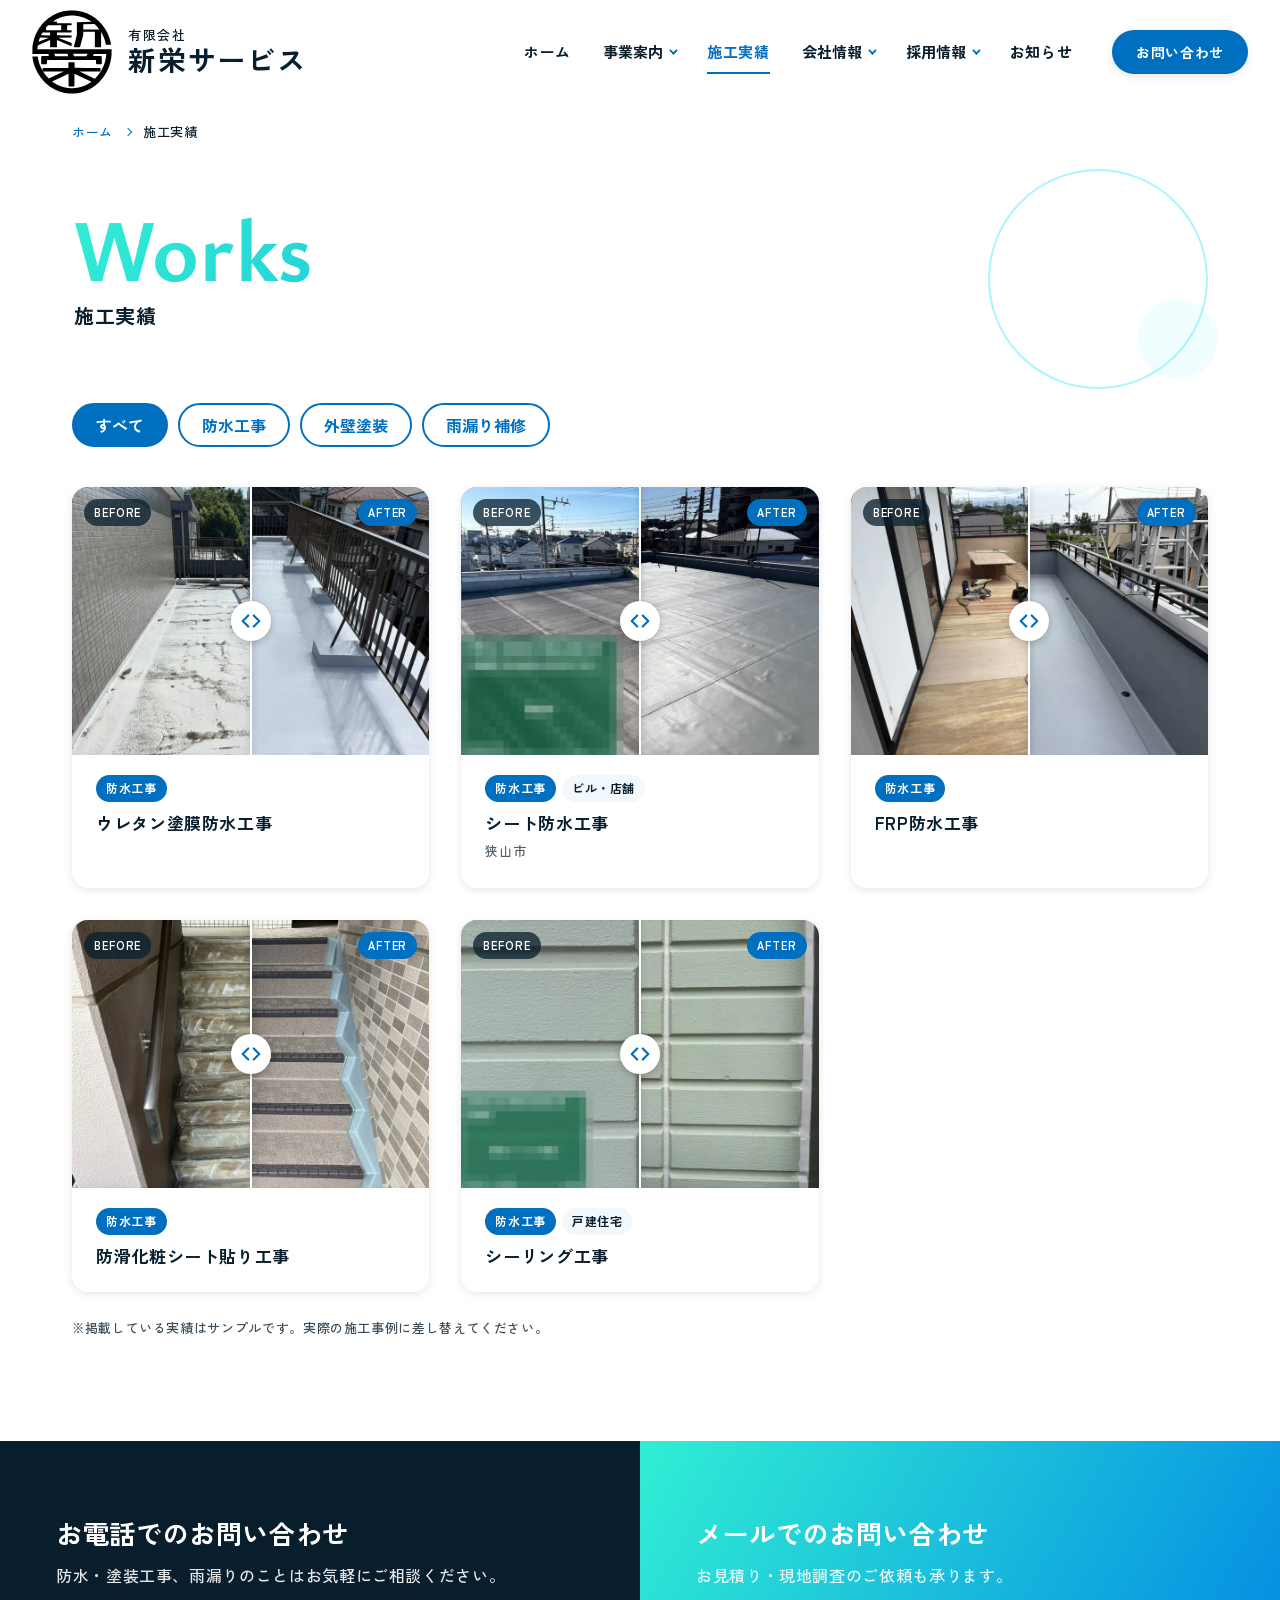
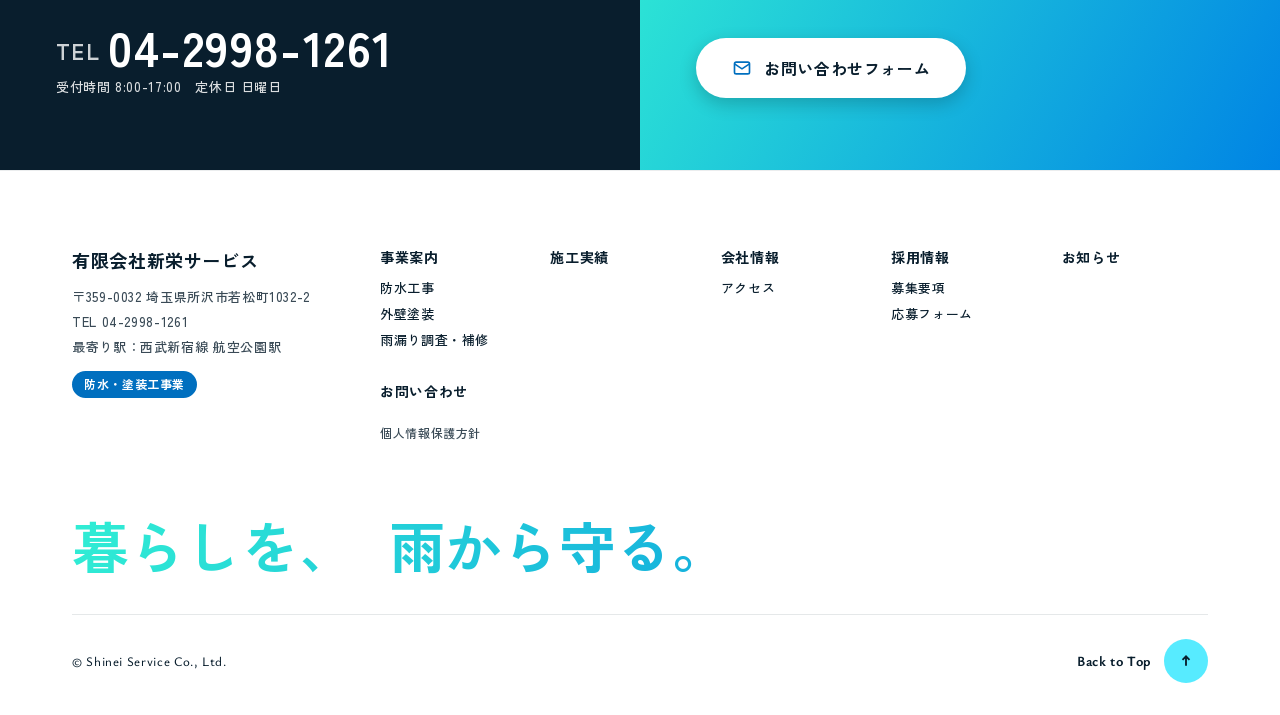
<file: works.html>
<!doctype html>
<html lang="ja">
<head>
<meta charset="UTF-8">
<meta name="viewport" content="width=device-width, initial-scale=1.0">
<title>施工実績｜所沢市・狭山市周辺の防水工事・外壁塗装｜有限会社新栄サービス</title>
<meta name="description" content="有限会社新栄サービスの施工実績。所沢市・狭山市周辺で手がけた防水工事・外壁塗装・雨漏り補修の事例を、施工前後の写真とあわせてご紹介します。">
<meta property="og:locale" content="ja_JP">
<meta property="og:site_name" content="有限会社新栄サービス">
<meta property="og:type" content="article">
<meta property="og:title" content="施工実績｜所沢市・狭山市周辺の防水工事・外壁塗装｜有限会社新栄サービス">
<meta property="og:description" content="有限会社新栄サービスの施工実績。所沢市・狭山市周辺で手がけた防水工事・外壁塗装・雨漏り補修の事例を、施工前後の写真とあわせてご紹介します。">
<meta property="og:image" content="https://shinei1991.jp/assets/img/common/ogp.jpg">
<meta property="og:image:width" content="1200">
<meta property="og:image:height" content="630">
<meta name="twitter:card" content="summary_large_image">
<!-- ▼ 計測タグ（Google アナリティクス / タグマネージャー）は公開時にここへ追加 -->
<link rel="preconnect" href="https://fonts.googleapis.com">
<link rel="preconnect" href="https://fonts.gstatic.com" crossorigin>
<link rel="preload" as="style" href="https://fonts.googleapis.com/css2?family=Ysabeau:wght@700&family=Zen+Kaku+Gothic+New:wght@500;700&display=swap">
<link rel="stylesheet" href="https://fonts.googleapis.com/css2?family=Ysabeau:wght@700&family=Zen+Kaku+Gothic+New:wght@500;700&display=swap" media="print" onload="this.media='all'">
<noscript><link rel="stylesheet" href="https://fonts.googleapis.com/css2?family=Ysabeau:wght@700&family=Zen+Kaku+Gothic+New:wght@500;700&display=swap"></noscript>
<link rel="stylesheet" href="assets/css/style.css?v=20261025">
<!-- ▼ SEO（canonical / 構造化データ） -->
<link rel="canonical" href="https://shinei1991.jp/works.html">
<meta property="og:url" content="https://shinei1991.jp/works.html">
<link rel="icon" href="assets/img/common/logo.svg" type="image/svg+xml">
<link rel="apple-touch-icon" href="assets/img/common/apple-touch-icon.png">
<meta name="theme-color" content="#0084E4">
<script type="application/ld+json">
{
  "@context": "https://schema.org",
  "@type": "BreadcrumbList",
  "itemListElement": [
    {
      "@type": "ListItem",
      "position": 1,
      "name": "ホーム",
      "item": "https://shinei1991.jp/"
    },
    {
      "@type": "ListItem",
      "position": 2,
      "name": "施工実績",
      "item": "https://shinei1991.jp/works.html"
    }
  ]
}
</script>
</head>

<body class="page-works">

<div class="c-loading" id="loading" aria-hidden="true">
  <div class="c-loading__center">
    <svg class="c-loading__emblem" viewBox="0 0 3956 4135" focusable="false">
      <defs>
        <clipPath id="loadingClip"><path fill-rule="evenodd" clip-rule="evenodd" d="M524.3,2984.4 502.8,2948.4 481.4,2910.1 442.8,2833.5 424.7,2793.6 406.9,2751.2 375.4,2667.0 347.4,2579.3 322.5,2486.3 301.4,2390.2 284.1,2291.4 272.6,2286.5 147.8,2286.3 23.3,2288.1 20.0,2298.8 20.0,2303.6 27.3,2359.0 40.0,2435.8 56.2,2513.9 72.4,2579.8 90.8,2645.1 111.3,2709.9 134.5,2776.0 159.2,2839.6 186.7,2904.3 215.3,2966.5 246.7,3029.7 277.1,3086.5 310.2,3143.8 345.1,3200.1 381.7,3255.1 418.8,3307.2 458.7,3359.7 500.2,3410.9 543.2,3460.7 587.8,3509.1 633.9,3556.1 680.4,3600.8 728.8,3644.2 776.8,3684.6 827.6,3724.5 877.9,3761.5 930.9,3797.9 983.2,3831.4 1038.2,3864.1 1094.1,3894.9 1150.9,3923.8 1208.6,3950.8 1267.1,3975.8 1326.4,3998.9 1384.5,4019.3 1445.1,4038.4 1504.4,4054.9 1566.2,4069.9 1626.5,4082.5 1689.3,4093.3 1750.5,4101.8 1814.0,4108.5 1875.9,4112.9 1938.0,4115.2 2000.4,4115.4 2062.9,4113.5 2125.6,4109.5 2188.0,4103.4 2249.9,4095.2 2311.3,4085.0 2372.0,4072.8 2432.2,4058.6 2493.6,4041.8 2552.5,4023.7 2612.4,4003.0 2671.6,3980.3 2729.9,3955.6 2787.3,3929.1 2843.9,3900.6 2899.4,3870.3 2954.0,3838.2 3007.5,3804.2 3060.0,3768.6 3111.3,3731.1 3163.0,3690.8 3213.5,3648.6 3262.7,3604.8 3310.5,3559.2 3356.9,3511.9 3401.8,3463.1 3444.0,3414.2 3486.0,3362.2 3525.2,3310.3 3562.9,3257.1 3599.1,3202.4 3635.0,3144.2 3668.9,3085.3 3701.0,3025.4 3731.2,2964.6 3759.4,2903.0 3785.8,2840.4 3810.1,2777.1 3831.9,2714.9 3852.3,2650.1 3870.1,2586.6 3885.9,2522.6 3899.8,2458.0 3912.6,2386.9 3922.7,2317.3 3932.1,2229.1 3931.3,2211.6 3932.7,2208.2 3935.9,2205.5 3935.9,1933.5 267.3,1934.1 287.8,1741.6 894.5,1480.1 895.4,1814.4 896.1,1817.8 898.2,1820.8 903.2,1824.5 909.5,1827.3 925.3,1830.7 1201.3,1830.7 1213.0,1828.9 1221.2,1825.9 1228.1,1821.3 1231.5,1816.7 1232.8,1811.1 1233.5,1478.3 1922.8,1772.3 1934.9,1776.3 1942.9,1777.1 1950.7,1775.6 1958.0,1770.9 1959.9,1628.0 1289.8,1360.2 1928.5,1357.9 1939.3,1355.1 1947.3,1351.3 1953.4,1346.4 1956.4,1340.4 1959.2,1313.8 1958.7,1285.3 1956.1,1263.2 1954.5,1260.3 1950.5,1256.5 1938.7,1251.1 1926.3,1249.2 1233.3,1248.9 1233.3,1103.4 1919.5,1103.2 1932.8,1101.6 1943.8,1098.3 1952.3,1092.9 1955.9,1087.0 1958.1,1075.0 1959.1,1063.0 1958.3,1010.6 1951.3,1003.5 1942.9,998.5 1933.5,995.3 1921.3,993.7 1739.3,991.9 1739.2,753.0 1920.4,752.7 1932.8,751.2 1944.3,747.3 1952.6,742.0 1958.2,736.3 1956.5,663.6 1955.1,659.2 1949.7,654.4 1937.3,649.6 1922.2,647.6 1234.0,647.5 1231.6,581.9 1228.1,575.3 1219.5,569.7 1211.2,567.2 1203.4,566.3 1029.4,563.9 1086.9,526.0 1145.6,490.8 1205.6,458.1 1268.4,427.3 1330.5,400.0 1395.4,374.7 1459.4,352.7 1526.2,332.9 1570.5,321.5 1615.2,311.2 1660.1,302.2 1707.3,294.0 1752.8,287.5 1800.6,282.0 1848.5,277.8 1894.7,275.0 1941.0,273.5 1989.3,273.2 2035.4,274.3 2083.4,276.6 2131.3,280.3 2177.0,285.2 2224.4,291.5 2269.7,298.8 2316.6,307.8 2361.4,317.6 2405.8,328.7 2449.9,341.0 2495.6,355.1 2538.9,369.8 2581.9,385.8 2624.5,403.0 2666.6,421.4 2708.3,441.0 2749.5,461.8 2790.2,483.8 2830.3,507.0 2869.8,531.4 2908.8,557.0 2945.5,582.7 2247.4,599.2 2238.6,600.2 2230.9,602.6 2224.1,606.7 2217.9,612.7 2217.6,1229.5 2071.7,1811.5 2071.9,1817.1 2075.0,1821.7 2082.1,1826.4 2090.7,1829.4 2101.7,1831.0 2347.9,1830.7 2357.1,1829.3 2364.3,1826.4 2369.9,1821.9 2374.2,1816.0 2378.3,1806.9 2381.6,1796.0 2536.6,1228.8 2536.9,1072.2 3108.1,1072.2 3108.6,1815.4 3110.5,1820.5 3117.3,1825.5 3129.0,1829.1 3140.5,1830.6 3388.8,1830.3 3396.2,1829.3 3404.2,1826.2 3411.1,1821.2 3414.6,1816.3 3415.9,1810.5 3416.5,1086.6 3457.6,1155.7 3495.9,1228.2 3530.5,1302.3 3561.4,1377.9 3589.5,1456.7 3614.6,1538.9 3636.1,1622.4 3654.6,1709.0 3911.2,1708.9 3900.5,1651.1 3888.0,1592.0 3874.0,1533.5 3858.4,1475.7 3841.3,1418.4 3822.6,1361.7 3802.3,1305.5 3780.6,1249.8 3756.4,1192.7 3730.6,1136.2 3709.4,1093.4 3683.9,1045.5 3655.3,994.9 3624.4,943.6 3593.4,895.2 3560.0,846.3 3503.2,769.6 3442.1,694.7 3377.8,623.3 3310.6,555.5 3240.5,491.4 3167.6,430.9 3092.1,374.3 3014.0,321.6 2933.6,272.9 2851.0,228.2 2766.2,187.6 2679.4,151.2 2590.7,119.0 2500.2,91.2 2408.1,67.9 2316.4,49.4 2221.4,35.0 2127.2,25.4 2078.6,22.3 2029.7,20.3 1933.3,20.0 1837.0,24.3 1743.0,33.0 1648.0,46.6 1553.9,64.9 1461.0,87.7 1369.4,115.1 1279.4,147.0 1192.8,182.6 1106.3,223.2 1023.5,267.3 982.1,291.4 941.2,316.5 862.9,368.8 822.2,398.3 783.8,427.7 746.1,458.1 709.1,489.5 671.3,523.3 634.5,558.0 598.7,593.4 563.9,629.7 530.1,666.7 497.3,704.4 465.5,742.9 434.8,782.1 405.0,822.0 376.3,862.5 348.6,903.7 320.9,947.3 295.3,989.8 270.8,1032.8 247.3,1076.5 224.0,1122.5 202.7,1167.3 181.6,1214.5 162.5,1260.4 143.7,1308.6 126.7,1355.5 110.2,1404.7 95.4,1452.4 81.2,1502.6 68.2,1553.1 56.8,1602.1 37.0,1703.2 28.7,1755.3 21.6,1807.7 20.0,2158.6 25.7,2168.0 800.7,2167.9 802.4,2171.7 823.2,2220.7 839.8,2266.6 504.4,2268.7 489.1,2272.9 478.3,2277.4 469.6,2283.5 463.8,2290.2 458.3,2300.7 454.5,2314.5 455.0,2639.7 460.8,2651.8 469.1,2659.8 475.8,2663.3 483.3,2665.8 502.3,2668.7 570.5,2669.6 638.5,2668.4 716.2,2664.4 735.7,2650.9 740.7,2555.4 741.3,2459.0 1630.4,2455.7 2512.7,2456.2 3166.1,2459.2 3167.6,2638.0 3172.9,2650.5 3179.9,2658.8 3189.1,2664.1 3205.9,2668.5 3413.3,2668.0 3429.9,2663.0 3439.6,2657.4 3447.0,2649.0 3452.0,2636.3 3451.1,2309.8 3448.2,2300.8 3443.3,2291.6 3435.8,2283.3 3425.1,2276.5 3412.3,2271.9 3393.3,2267.7 3005.2,2266.6 3068.6,2167.4 3672.0,2167.5 3667.2,2228.0 3660.2,2290.1 3648.2,2369.5 3633.3,2446.1 3615.2,2521.9 3593.9,2596.7 3569.5,2670.4 3542.0,2743.1 3511.2,2814.7 3477.4,2885.0 3442.4,2950.6 3404.9,3014.3 3366.8,3073.1 3325.1,3131.6 3280.7,3188.9 3231.8,3247.4 3175.3,3310.9 3100.1,3392.0 3101.3,3388.8 2353.6,3032.6 3354.1,3030.7 3365.7,3026.6 3375.3,3019.4 3382.6,3009.7 3386.6,2999.0 3387.1,2943.8 3385.6,2885.4 3383.3,2877.6 3379.6,2870.1 3376.3,2865.4 3371.0,2860.4 3359.4,2854.4 3342.3,2851.4 2724.3,2851.7 2108.4,2848.3 2107.8,2602.9 2103.7,2591.1 2096.4,2581.9 2086.6,2575.6 2072.9,2571.6 1835.2,2571.5 1819.7,2576.4 1810.9,2582.3 1804.1,2592.5 1798.6,2610.3 1798.7,2850.1 1795.3,2851.1 562.8,2851.7 551.0,2854.5 540.6,2859.9 532.1,2868.1 527.4,2876.3 525.5,2892.3 524.2,2921.5ZM3327.2,954.4 3328.3,956.9 2536.9,957.1 2536.3,702.6 3085.9,690.0 3152.3,752.4 3213.9,816.4 3271.6,883.0ZM2098.0,3740.8 2099.4,3134.8 2939.3,3533.7 2889.1,3568.6 2831.5,3605.2 2774.5,3638.5 2714.5,3670.5 2653.1,3700.4 2592.1,3727.2 2533.8,3750.3 2473.0,3771.5 2413.6,3789.6 2351.7,3805.7 2289.3,3819.4 2226.6,3830.4 2163.5,3839.0 2100.1,3845.0 2036.5,3848.5 1970.8,3849.4 1907.0,3847.7 1841.2,3843.4 1775.4,3836.4 1711.7,3827.1 1646.2,3814.8 1579.3,3799.7 1519.2,3783.6 1458.1,3764.4 1397.9,3742.8 1338.7,3718.9 1278.6,3691.8 1219.6,3662.4 1161.8,3630.7 1103.4,3595.8 1044.7,3557.6 993.6,3521.4 1807.9,3137.4 1808.3,3738.4 1809.9,3742.5 1814.3,3749.3 1821.8,3755.4 1830.9,3759.4 1841.2,3762.0 2069.1,3761.9 2081.9,3758.6 2091.4,3753.6 2096.6,3747.2ZM2759.4,2157.7 2681.4,2276.8 2081.1,2277.2 2035.5,2158.0ZM1748.4,2157.6 1793.0,2277.0 1147.8,2277.0 1095.3,2158.0ZM531.3,3005.1 536.2,3010.9 539.4,3012.5 541.4,3020.4 546.3,3025.7 555.3,3029.5 570.0,3031.4 1566.1,3033.5 834.2,3376.3 796.7,3340.0 760.6,3302.4 724.5,3262.2 687.1,3217.8 653.4,3175.4 619.5,3130.6 584.3,3081.8 547.7,3029.0 533.8,3018.0ZM1444.5,752.7 1444.9,992.6 695.2,993.1 694.0,863.5 797.4,752.5ZM894.5,1102.9 894.2,1249.2 441.7,1248.9 519.8,1103.3ZM837.9,1359.9 838.1,1360.8 325.2,1568.5 336.2,1525.0 350.4,1478.4 367.7,1428.0 393.7,1357.9Z"/></clipPath>
        <linearGradient id="loadingGrad" x1="0" y1="0" x2="1" y2="1">
          <stop offset="0" stop-color="#31EED4"/><stop offset="1" stop-color="#0084E4"/>
        </linearGradient>
      </defs>
      <g clip-path="url(#loadingClip)">
        <rect width="3956" height="4135" fill="#DCE7EF"/>
        <g id="loadingLevel" transform="translate(0 4175)">
          <path class="c-loading__wave -back" d="M0,105 L82,92 L165,74 L247,50 L330,23 L412,-6 L494,-34 L577,-60 L659,-82 L742,-98 L824,-108 L907,-110 L989,-105 L1071,-92 L1154,-74 L1236,-50 L1319,-23 L1401,6 L1484,34 L1566,60 L1648,82 L1731,98 L1813,108 L1896,110 L1978,105 L2060,92 L2143,74 L2225,50 L2308,23 L2390,-6 L2472,-34 L2555,-60 L2637,-82 L2720,-98 L2802,-108 L2885,-110 L2967,-105 L3049,-92 L3132,-74 L3214,-50 L3297,-23 L3379,6 L3462,34 L3544,60 L3626,82 L3709,98 L3791,108 L3874,110 L3956,105 L4038,92 L4121,74 L4203,50 L4286,23 L4368,-6 L4450,-34 L4533,-60 L4615,-82 L4698,-98 L4780,-108 L4863,-110 L4945,-105 L5027,-92 L5110,-74 L5192,-50 L5275,-23 L5357,6 L5440,34 L5522,60 L5604,82 L5687,98 L5769,108 L5852,110 L5934,105 L6016,92 L6099,74 L6181,50 L6264,23 L6346,-6 L6428,-34 L6511,-60 L6593,-82 L6676,-98 L6758,-108 L6841,-110 L6923,-105 L7005,-92 L7088,-74 L7170,-50 L7253,-23 L7335,6 L7418,34 L7500,60 L7582,82 L7665,98 L7747,108 L7830,110 L7912,105 V4535 H0 Z" fill="#0FBFB0" opacity=".45"/>
          <path class="c-loading__wave -front" d="M0,0 L82,31 L165,60 L247,85 L330,104 L412,116 L494,120 L577,116 L659,104 L742,85 L824,60 L907,31 L989,0 L1071,-31 L1154,-60 L1236,-85 L1319,-104 L1401,-116 L1484,-120 L1566,-116 L1648,-104 L1731,-85 L1813,-60 L1896,-31 L1978,-0 L2060,31 L2143,60 L2225,85 L2308,104 L2390,116 L2472,120 L2555,116 L2637,104 L2720,85 L2802,60 L2885,31 L2967,0 L3049,-31 L3132,-60 L3214,-85 L3297,-104 L3379,-116 L3462,-120 L3544,-116 L3626,-104 L3709,-85 L3791,-60 L3874,-31 L3956,-0 L4038,31 L4121,60 L4203,85 L4286,104 L4368,116 L4450,120 L4533,116 L4615,104 L4698,85 L4780,60 L4863,31 L4945,0 L5027,-31 L5110,-60 L5192,-85 L5275,-104 L5357,-116 L5440,-120 L5522,-116 L5604,-104 L5687,-85 L5769,-60 L5852,-31 L5934,-0 L6016,31 L6099,60 L6181,85 L6264,104 L6346,116 L6428,120 L6511,116 L6593,104 L6676,85 L6758,60 L6841,31 L6923,0 L7005,-31 L7088,-60 L7170,-85 L7253,-104 L7335,-116 L7418,-120 L7500,-116 L7582,-104 L7665,-85 L7747,-60 L7830,-31 L7912,-0 V4535 H0 Z" fill="url(#loadingGrad)"/>
        </g>
      </g>
    </svg>
    <p class="c-loading__num"><span id="loadingNum">0</span>%</p>
  </div>
  <div class="c-loading__flood"></div>
</div>
<script>/* トップページは毎回表示。下層ページは同じ訪問中の2回目以降は省略 */try{if(!document.body.classList.contains('page-home')&&sessionStorage.getItem('shinei-loaded')){document.getElementById('loading').className+=' is-done';}}catch(e){}</script>

<header class="l-header" id="header">
  <div class="l-header__inner">
    <div class="l-header__logo"><a href="index.html"><img src="assets/img/common/logo.svg" alt="" width="81" height="84"><span class="l-header__name"><small>有限会社</small>新栄サービス</span></a></div>
    <nav class="c-gmenu" aria-label="グローバルメニュー">
      <ul class="c-gmenu__list">
        <li class=""><a href="index.html">ホーム</a></li>
        <li class="-mega">
          <button class="c-gmenu__trigger" type="button" aria-expanded="false">事業案内</button>
          <div class="c-mega"><div class="c-mega__inner">
            <a class="c-mega__top" href="service.html">事業案内トップ</a>
            <ul class="c-mega__links"><li><a href="waterproofing.html">防水工事</a></li><li><a href="painting.html">外壁塗装</a></li><li><a href="repair.html">雨漏り調査・補修</a></li></ul>
          </div></div>
        </li>
        <li class="-here"><a href="works.html" aria-current="page">施工実績</a></li>
        <li class="-mega">
          <button class="c-gmenu__trigger" type="button" aria-expanded="false">会社情報</button>
          <div class="c-mega"><div class="c-mega__inner">
            <a class="c-mega__top" href="company.html">会社概要</a>
            <ul class="c-mega__links"><li><a href="company.html#access">アクセス</a></li></ul>
          </div></div>
        </li>
        <li class="-mega">
          <button class="c-gmenu__trigger" type="button" aria-expanded="false">採用情報</button>
          <div class="c-mega"><div class="c-mega__inner">
            <a class="c-mega__top" href="recruit.html">採用情報トップ</a>
            <ul class="c-mega__links"><li><a href="recruit.html#requirements">募集要項</a></li><li><a href="contact.html?type=recruit">応募フォーム</a></li></ul>
          </div></div>
        </li>
        <li class=""><a href="news.html">お知らせ</a></li>
      </ul>
    </nav>
    <div class="l-header__btns">
      <a href="tel:0429981261" class="c-header-tel">04-2998-1261</a>
      <a href="contact.html" class="c-btn-contact">お問い合わせ</a>
    </div>
    <button class="c-hamburger" id="hamburger" type="button" aria-label="メニューを開く" aria-expanded="false" aria-controls="spnav">
      <span></span><span></span><span></span>
    </button>
  </div>
</header>

<div class="c-spnav" id="spnav" aria-hidden="true">
  <div class="c-spnav__inner">
    <ul class="c-spnav__list">
      <li><a href="index.html">ホーム</a></li>
      <li class="-acc">
        <button type="button" class="c-spnav__toggle" aria-expanded="false">事業案内</button>
        <ul><li><a href="service.html">事業案内トップ</a></li><li><a href="waterproofing.html">防水工事</a></li><li><a href="painting.html">外壁塗装</a></li><li><a href="repair.html">雨漏り調査・補修</a></li></ul>
      </li>
      <li><a href="works.html">施工実績</a></li>
      <li class="-acc">
        <button type="button" class="c-spnav__toggle" aria-expanded="false">会社情報</button>
        <ul><li><a href="company.html">会社概要</a></li><li><a href="company.html#access">アクセス</a></li></ul>
      </li>
      <li class="-acc">
        <button type="button" class="c-spnav__toggle" aria-expanded="false">採用情報</button>
        <ul><li><a href="recruit.html">採用情報トップ</a></li><li><a href="recruit.html#requirements">募集要項</a></li><li><a href="contact.html?type=recruit">応募フォーム</a></li></ul>
      </li>
      <li><a href="news.html">お知らせ</a></li>
      <li><a href="contact.html">お問い合わせ</a></li>
      <li><a href="tel:0429981261">お電話：04-2998-1261</a></li>
      <li class="-small"><a href="privacy.html">個人情報保護方針</a></li>
    </ul>
  </div>
</div>

<nav class="c-breadcrumb" aria-label="パンくずリスト"><ol><li><a href="index.html">ホーム</a></li><li aria-current="page">施工実績</li></ol></nav>

<section class="c-pagetitle">
  <h1><span class="-en">Works</span><span class="-jp">施工実績</span></h1>
  <span class="c-pagetitle__deco" aria-hidden="true"></span>
</section>

<main class="l-main">

<section class="l-sec -top0">
  <div class="l-container">
    <div class="c-filter" role="group" aria-label="工事の種類で絞り込み">
      <button type="button" class="is-active" data-filter="all">すべて</button>
      <button type="button" data-filter="waterproofing">防水工事</button>
      <button type="button" data-filter="painting">外壁塗装</button>
      <button type="button" data-filter="repair">雨漏り補修</button>
    </div>
    <ul class="c-works-grid">
      <li class="c-works-card" data-cat="waterproofing">
        <!-- 画像：assets/img/works/urethane_before.jpg（施工前）／urethane_after.jpg（施工後） -->
        <div class="c-ba" style="--pos:50%">
          <img src="assets/img/works/urethane_after.webp" srcset="assets/img/works/urethane_after-800.webp 800w, assets/img/works/urethane_after.webp 1200w" sizes="(max-width: 768px) 92vw, 380px" width="1200" height="900" alt="ウレタン塗膜防水工事の施工後" class="c-ba__img" loading="lazy" decoding="async">
          <div class="c-ba__before"><img src="assets/img/works/urethane_before.webp" srcset="assets/img/works/urethane_before-800.webp 800w, assets/img/works/urethane_before.webp 1200w" sizes="(max-width: 768px) 92vw, 380px" width="1200" height="900" alt="ウレタン塗膜防水工事の施工前" class="c-ba__img" loading="lazy" decoding="async"></div>
          <span class="c-ba__label -before" aria-hidden="true">BEFORE</span>
          <span class="c-ba__label -after" aria-hidden="true">AFTER</span>
          <span class="c-ba__handle" aria-hidden="true"></span>
          <input type="range" class="c-ba__range" min="0" max="100" value="50" aria-label="ウレタン塗膜防水工事：施工前と施工後を見比べる">
        </div>
        <div class="c-works-card__body">
          <p class="c-works-card__tags"><span class="-waterproofing">防水工事</span></p>
          <h3>ウレタン塗膜防水工事</h3>
        </div>
      </li>
      <li class="c-works-card" data-cat="waterproofing">
        <!-- 画像：assets/img/works/sheet_before.jpg（施工前）／sheet_after.jpg（施工後） -->
        <div class="c-ba" style="--pos:50%">
          <img src="assets/img/works/sheet_after.webp" srcset="assets/img/works/sheet_after-800.webp 800w, assets/img/works/sheet_after.webp 1200w" sizes="(max-width: 768px) 92vw, 380px" width="1200" height="900" alt="シート防水工事の施工後" class="c-ba__img" loading="lazy" decoding="async">
          <div class="c-ba__before"><img src="assets/img/works/sheet_before.webp" srcset="assets/img/works/sheet_before-800.webp 800w, assets/img/works/sheet_before.webp 1200w" sizes="(max-width: 768px) 92vw, 380px" width="1200" height="900" alt="シート防水工事の施工前" class="c-ba__img" loading="lazy" decoding="async"></div>
          <span class="c-ba__label -before" aria-hidden="true">BEFORE</span>
          <span class="c-ba__label -after" aria-hidden="true">AFTER</span>
          <span class="c-ba__handle" aria-hidden="true"></span>
          <input type="range" class="c-ba__range" min="0" max="100" value="50" aria-label="シート防水工事：施工前と施工後を見比べる">
        </div>
        <div class="c-works-card__body">
          <p class="c-works-card__tags"><span class="-waterproofing">防水工事</span><span>ビル・店舗</span></p>
          <h3>シート防水工事</h3>
          <p class="c-works-card__place">狭山市</p>
        </div>
      </li>
      <li class="c-works-card" data-cat="waterproofing">
        <!-- 画像：assets/img/works/frp_before.jpg（施工前）／frp_after.jpg（施工後） -->
        <div class="c-ba" style="--pos:50%">
          <img src="assets/img/works/frp_after.webp" srcset="assets/img/works/frp_after-800.webp 800w, assets/img/works/frp_after.webp 1200w" sizes="(max-width: 768px) 92vw, 380px" width="1200" height="900" alt="FRP防水工事の施工後" class="c-ba__img" loading="lazy" decoding="async">
          <div class="c-ba__before"><img src="assets/img/works/frp_before.webp" srcset="assets/img/works/frp_before-800.webp 800w, assets/img/works/frp_before.webp 1200w" sizes="(max-width: 768px) 92vw, 380px" width="1200" height="900" alt="FRP防水工事の施工前" class="c-ba__img" loading="lazy" decoding="async"></div>
          <span class="c-ba__label -before" aria-hidden="true">BEFORE</span>
          <span class="c-ba__label -after" aria-hidden="true">AFTER</span>
          <span class="c-ba__handle" aria-hidden="true"></span>
          <input type="range" class="c-ba__range" min="0" max="100" value="50" aria-label="FRP防水工事：施工前と施工後を見比べる">
        </div>
        <div class="c-works-card__body">
          <p class="c-works-card__tags"><span class="-waterproofing">防水工事</span></p>
          <h3>FRP防水工事</h3>
        </div>
      </li>
      <li class="c-works-card" data-cat="waterproofing">
        <!-- 画像：assets/img/works/nonslip_before.jpg（施工前）／nonslip_after.jpg（施工後） -->
        <div class="c-ba" style="--pos:50%">
          <img src="assets/img/works/nonslip_after.webp" srcset="assets/img/works/nonslip_after-800.webp 800w, assets/img/works/nonslip_after.webp 1200w" sizes="(max-width: 768px) 92vw, 380px" width="1200" height="900" alt="防滑化粧シート貼り工事の施工後" class="c-ba__img" loading="lazy" decoding="async">
          <div class="c-ba__before"><img src="assets/img/works/nonslip_before.webp" srcset="assets/img/works/nonslip_before-800.webp 800w, assets/img/works/nonslip_before.webp 1200w" sizes="(max-width: 768px) 92vw, 380px" width="1200" height="900" alt="防滑化粧シート貼り工事の施工前" class="c-ba__img" loading="lazy" decoding="async"></div>
          <span class="c-ba__label -before" aria-hidden="true">BEFORE</span>
          <span class="c-ba__label -after" aria-hidden="true">AFTER</span>
          <span class="c-ba__handle" aria-hidden="true"></span>
          <input type="range" class="c-ba__range" min="0" max="100" value="50" aria-label="防滑化粧シート貼り工事：施工前と施工後を見比べる">
        </div>
        <div class="c-works-card__body">
          <p class="c-works-card__tags"><span class="-waterproofing">防水工事</span></p>
          <h3>防滑化粧シート貼り工事</h3>
        </div>
      </li>
      <li class="c-works-card" data-cat="waterproofing">
        <!-- 画像：assets/img/works/sealing_before.jpg（施工前）／sealing_after.jpg（施工後） -->
        <div class="c-ba" style="--pos:50%">
          <img src="assets/img/works/sealing_after.webp" srcset="assets/img/works/sealing_after-800.webp 800w, assets/img/works/sealing_after.webp 1200w" sizes="(max-width: 768px) 92vw, 380px" width="1200" height="900" alt="シーリング工事の施工後" class="c-ba__img" loading="lazy" decoding="async">
          <div class="c-ba__before"><img src="assets/img/works/sealing_before.webp" srcset="assets/img/works/sealing_before-800.webp 800w, assets/img/works/sealing_before.webp 1200w" sizes="(max-width: 768px) 92vw, 380px" width="1200" height="900" alt="シーリング工事の施工前" class="c-ba__img" loading="lazy" decoding="async"></div>
          <span class="c-ba__label -before" aria-hidden="true">BEFORE</span>
          <span class="c-ba__label -after" aria-hidden="true">AFTER</span>
          <span class="c-ba__handle" aria-hidden="true"></span>
          <input type="range" class="c-ba__range" min="0" max="100" value="50" aria-label="シーリング工事：施工前と施工後を見比べる">
        </div>
        <div class="c-works-card__body">
          <p class="c-works-card__tags"><span class="-waterproofing">防水工事</span><span>戸建住宅</span></p>
          <h3>シーリング工事</h3>
        </div>
      </li>
    </ul>
    <p class="c-works-empty" hidden>この種類の施工実績は準備中です。</p>
    <p class="c-note">※掲載している実績はサンプルです。実際の施工事例に差し替えてください。</p>
  </div>
</section>

</main>

<section class="c-cta">
  <div class="c-cta__box -main">
    <div class="c-cta__head">
      <h2>お電話でのお問い合わせ</h2>
      <p>防水・塗装工事、雨漏りのことはお気軽にご相談ください。</p>
    </div>
    <div class="c-cta__actions">
      <div class="c-cta__tel">
        <a href="tel:0429981261">04-2998-1261</a>
        <p>受付時間 8:00-17:00　定休日 日曜日</p>
      </div>
    </div>
  </div>
  <div class="c-cta__box -sub">
    <div class="c-cta__head">
      <h2>メールでのお問い合わせ</h2>
      <p>お見積り・現地調査のご依頼も承ります。</p>
    </div>
    <div class="c-cta__actions">
      <a href="contact.html" class="c-cta__form">お問い合わせフォーム</a>
    </div>
  </div>
</section>

<footer class="l-footer">
  <div class="l-footer__inner">
    <div class="l-footer__top">
      <div class="l-footer__title">
        有限会社新栄サービス
        <address>
          〒359-0032 埼玉県所沢市若松町1032-2<br>
          TEL <a href="tel:0429981261">04-2998-1261</a><br>
          最寄り駅：西武新宿線 航空公園駅
        </address>
        <p class="l-footer__biz">防水・塗装工事業</p>
      </div>
      <nav class="l-footer__nav" aria-label="フッターメニュー">
        <div><p class="-head"><a href="service.html">事業案内</a></p><ul><li><a href="waterproofing.html">防水工事</a></li><li><a href="painting.html">外壁塗装</a></li><li><a href="repair.html">雨漏り調査・補修</a></li></ul></div><div><p class="-head"><a href="works.html">施工実績</a></p></div><div><p class="-head"><a href="company.html">会社情報</a></p><ul><li><a href="company.html#access">アクセス</a></li></ul></div><div><p class="-head"><a href="recruit.html">採用情報</a></p><ul><li><a href="recruit.html#requirements">募集要項</a></li><li><a href="contact.html?type=recruit">応募フォーム</a></li></ul></div><div><p class="-head"><a href="news.html">お知らせ</a></p></div><div><p class="-head"><a href="contact.html">お問い合わせ</a></p><p class="-small"><a href="privacy.html">個人情報保護方針</a></p></div>
      </nav>
    </div>
    <div class="l-footer__copy">
      <p class="-draft"><span>暮らしを、</span><span>雨から守る。</span></p>
    </div>
    <div class="l-footer__bottom">
      <small>&copy; Shinei Service Co., Ltd.</small>
      <a class="c-pagetop" href="#" aria-label="ページトップへ戻る"><span>Back to Top</span></a>
    </div>
  </div>
</footer>

<script src="assets/js/main.js?v=20261025"></script>
</body>
</html>
</file>
<file: assets/css/style.css>
@charset "UTF-8";
/* =========================================================
   カラー / フォント設定（ここを変えれば全体に反映されます）
   ========================================================= */
:root {
  --c-white: #FFFFFF;      /* 背景・反転文字 */
  --c-navy: #091E2D;       /* 本文テキスト・濃色背景 */
  --c-blue: #006FBF;       /* メイン：ボタン・リンク・ボーダー・矢印 */
  --c-teal: #0FBFB0;       /* サブボタン（green） */
  --c-purple: #8D59B1;     /* サブボタン（purple） */
  --c-aqua: #57EBFF;       /* ダウン矢印の背景 */
  --c-grad-from: #31EED4;  /* グラデーション：ミント */
  --c-grad-to: #0084E4;    /* グラデーション：青 */
  --c-gray: #A1A1A1;       /* グレーボタン */
  --c-line: #C5C5C5;       /* 外部リンクアイコン枠 */
  --c-pale: #F2F8FC;       /* 青を薄くした補助背景 */

  --shadow-s: 0 2px 8px rgba(0, 0, 0, .1);
  --shadow-m: 0 8px 24px rgba(0, 0, 0, .12);

  --grad: linear-gradient(120deg, var(--c-grad-from), var(--c-grad-to));

  --ff-jp: "Zen Kaku Gothic New", "Hiragino Kaku Gothic ProN", "Yu Gothic", sans-serif;
  --ff-en: "Ysabeau", var(--ff-jp);
  --ff-num: var(--ff-jp); /* 数字はゴシック体で統一 */

  --header-h: 104px;
  --radius: 16px;
}
@media (max-width: 1240px) { :root { --header-h: 76px; } }

/* =========================================================
   Base
   ========================================================= */
*, *::before, *::after { box-sizing: border-box; }
html { scroll-behavior: smooth; scroll-padding-top: calc(var(--header-h) + 24px); -webkit-text-size-adjust: 100%; }
body {
  margin: 0;
  font-family: var(--ff-jp);
  font-weight: 500;
  font-size: 16px;
  line-height: 1.9;
  letter-spacing: .04em;
  color: var(--c-navy);
  background: var(--c-white);
  padding-top: var(--header-h);
  overflow-x: hidden;
}
body.is-locked { overflow: hidden; }
h1, h2, h3 { font-weight: 700; line-height: 1.5; margin: 0; }
p, ul, ol, dl, dd, figure { margin: 0; padding: 0; }
ul, ol { list-style: none; }
a { color: inherit; text-decoration: none; transition: color .2s, background-color .2s, opacity .2s, border-color .2s; }
img { max-width: 100%; height: auto; vertical-align: middle; }
button { font: inherit; color: inherit; background: none; border: 0; padding: 0; cursor: pointer; }
:focus-visible { outline: 3px solid var(--c-aqua); outline-offset: 2px; }

/* 差し替え画像：どのサイズの画像を入れても枠に収まる */
.c-img { display: block; width: 100%; height: 100%; object-fit: cover; }

/* 外部リンクアイコン */
.-ext::after {
  content: ""; display: inline-block; width: .8em; height: .8em; margin-left: .4em; vertical-align: -.05em;
  border: 1.5px solid var(--c-line); border-radius: 2px;
  background: linear-gradient(45deg, transparent 45%, var(--c-blue) 45%, var(--c-blue) 58%, transparent 58%) no-repeat right top / 70% 70%;
}

/* =========================================================
   Loading
   ========================================================= */
.c-loading {
  position: fixed; inset: 0; z-index: 1000; overflow: hidden;
  background: var(--c-white); display: grid; place-items: center;
}
.c-loading.is-done { display: none; }
.c-loading__center { display: flex; flex-direction: column; align-items: center; gap: 24px; transition: opacity .3s; }
.c-loading__emblem { width: clamp(180px, 22vw, 260px); height: auto; overflow: visible; }
.c-loading__wave { animation: loadingWave 2.4s linear infinite; }
.c-loading__wave.-back { animation-duration: 3.6s; animation-direction: reverse; }
@keyframes loadingWave { from { transform: translateX(0); } to { transform: translateX(-3956px); } }
.c-loading__num { font-family: var(--ff-num); font-weight: 700; font-size: 16px; letter-spacing: .14em; color: var(--c-blue); font-variant-numeric: tabular-nums; }

/* 退場：画面を水の帯が下から上へ通り抜ける */
.c-loading__flood {
  --wave: url("data:image/svg+xml,%3Csvg xmlns='http://www.w3.org/2000/svg' width='600' height='60'%3E%3Cpath d='M0 30 Q150 0 300 30 T600 30 V60 H0Z'/%3E%3C/svg%3E");
  --wave-b: url("data:image/svg+xml,%3Csvg xmlns='http://www.w3.org/2000/svg' width='600' height='60'%3E%3Cpath d='M0 30 Q150 60 300 30 T600 30 V0 H0Z'/%3E%3C/svg%3E");
  position: absolute; left: 0; top: 0; width: 100%; height: calc(100vh + 120px); height: calc(100lvh + 120px);
  background: var(--grad); transform: translateY(100vh); visibility: hidden;
  -webkit-mask-image: var(--wave), linear-gradient(#000, #000), var(--wave-b);
          mask-image: var(--wave), linear-gradient(#000, #000), var(--wave-b);
  -webkit-mask-size: 600px 60px, 100% calc(100% - 118px), 600px 60px;
          mask-size: 600px 60px, 100% calc(100% - 118px), 600px 60px;
  -webkit-mask-repeat: repeat-x, no-repeat, repeat-x;
          mask-repeat: repeat-x, no-repeat, repeat-x;
  -webkit-mask-position: 0 0, 0 59px, 300px 100%;
          mask-position: 0 0, 0 59px, 300px 100%;
}
.c-loading.is-leave .c-loading__flood { visibility: visible; animation: loadingFlood 1.5s cubic-bezier(.65, 0, .35, 1) forwards, loadingFlow 1.5s linear forwards; }
@keyframes loadingFlood { from { transform: translateY(100vh); } to { transform: translateY(calc(-100% - 2px)); } }
@keyframes loadingFlow {
  from { -webkit-mask-position: 0 0, 0 59px, 300px 100%; mask-position: 0 0, 0 59px, 300px 100%; }
  to   { -webkit-mask-position: -600px 0, 0 59px, 900px 100%; mask-position: -600px 0, 0 59px, 900px 100%; }
}
.c-loading.is-clear { background: transparent; }
.c-loading.is-clear .c-loading__center { opacity: 0; transition: none; }
/* 動きを減らす設定の端末：波の揺れと水の帯を止め、満水後にフェードで表示 */
@media (prefers-reduced-motion: reduce) {
  .c-loading__wave { animation: none; }
  .c-loading.is-leave { opacity: 0; transition: opacity .6s ease; }
  .c-loading.is-leave .c-loading__flood { animation: none; visibility: hidden; }
}

/* =========================================================
   Header
   ========================================================= */
.l-header {
  position: fixed; top: 0; left: 0; right: 0; z-index: 100; height: var(--header-h);
  background: rgba(255,255,255,.96); backdrop-filter: blur(8px);
  transition: box-shadow .3s;
}
.l-header.is-scrolled { box-shadow: var(--shadow-s); }
.l-header__inner { height: 100%; display: flex; align-items: center; gap: 24px; padding: 0 32px; max-width: 1600px; margin: 0 auto; }
.l-header__logo a { display: flex; align-items: center; gap: 16px; }
.l-header__logo img { height: 84px; width: auto; flex-shrink: 0; }
.l-header__name { display: flex; flex-direction: column; font-weight: 700; font-size: 28px; line-height: 1.2; letter-spacing: .06em; color: var(--c-navy, #091E2D); white-space: nowrap; }
.l-header__name small { font-size: 13px; font-weight: 500; letter-spacing: .12em; }

.c-gmenu { margin-left: auto; height: 100%; }
.c-gmenu__list { display: flex; height: 100%; align-items: stretch; }
.c-gmenu__list > li { display: flex; align-items: center; }
.c-gmenu__list > li > a,
.c-gmenu__trigger {
  position: relative; display: flex; align-items: center; height: 100%; padding: 0 16px;
  font-weight: 700; font-size: 15px;
}
.c-gmenu__list > li > a::after,
.c-gmenu__trigger::after {
  content: ""; position: absolute; left: 16px; right: 16px; bottom: 30px; height: 2px;
  background: var(--c-blue); transform: scaleX(0); transform-origin: left; transition: transform .25s;
}
.c-gmenu__list > li:hover > a::after,
.c-gmenu__list > li.-here > a::after,
.-mega.is-open .c-gmenu__trigger::after { transform: scaleX(1); }
.c-gmenu__list > li.-here > a, .c-gmenu__list > li > a:hover, .c-gmenu__trigger:hover { color: var(--c-blue); }
.c-gmenu__trigger { gap: 6px; }
.c-gmenu__trigger::before {
  content: ""; order: 2; width: 6px; height: 6px; border-right: 2px solid var(--c-blue); border-bottom: 2px solid var(--c-blue);
  transform: rotate(45deg) translateY(-2px); transition: transform .25s;
}
.-mega.is-open .c-gmenu__trigger::before { transform: rotate(-135deg) translateY(-2px); }

/* メガメニュー */
.c-mega {
  position: absolute; left: 0; right: 0; top: var(--header-h);
  background: var(--c-white); box-shadow: var(--shadow-m); border-top: 3px solid var(--c-blue);
  opacity: 0; visibility: hidden; transform: translateY(-8px); transition: opacity .25s, transform .25s, visibility .25s;
}
.-mega.is-open .c-mega { opacity: 1; visibility: visible; transform: none; }
.c-mega__inner { max-width: 1200px; margin: 0 auto; padding: 40px 32px 48px; display: flex; gap: 56px; }
.c-mega__top {
  flex: 0 0 220px; align-self: flex-start; display: flex; align-items: center; justify-content: space-between;
  font-weight: 700; font-size: 18px; padding-bottom: 12px; border-bottom: 2px solid var(--c-blue);
}
.c-mega__top::after { content: "→"; color: var(--c-blue); transition: transform .2s; }
.c-mega__top:hover::after { transform: translateX(4px); }
.c-mega__links { display: flex; flex-wrap: wrap; gap: 12px 40px; padding-top: 4px; }
.c-mega__links a, .c-mega__cols dd a { position: relative; padding-left: 16px; }
.c-mega__links a::before, .c-mega__cols dd a::before {
  content: ""; position: absolute; left: 0; top: 50%; margin-top: -3px; width: 6px; height: 6px; border-radius: 50%; background: var(--c-blue);
}
.c-mega__links a:hover, .c-mega__cols a:hover { color: var(--c-blue); }
.c-mega__cols { flex: 1; display: grid; grid-template-columns: repeat(auto-fit, minmax(200px, 260px)); gap: 32px; }
.c-mega__cols dt { font-weight: 700; color: var(--c-blue); margin-bottom: 8px; font-size: 14px; }
.c-mega__cols dd { font-size: 15px; line-height: 2.1; }

.l-header__btns { display: flex; align-items: center; gap: 12px; }
.c-btn-contact {
  display: inline-flex; align-items: center; height: 44px; padding: 0 24px; border-radius: 999px;
  background: var(--c-blue); color: var(--c-white); font-weight: 700; font-size: 14px; box-shadow: var(--shadow-s);
}
.c-btn-contact:hover { background: var(--c-navy); }
.c-sns { display: grid; place-items: center; width: 36px; height: 36px; border-radius: 50%; border: 1.5px solid var(--c-line); }
.c-sns svg { width: 16px; height: 16px; fill: var(--c-navy); transition: fill .2s; }
.c-sns:hover { border-color: var(--c-blue); }
.c-sns:hover svg { fill: var(--c-blue); }

/* ハンバーガー */
.c-hamburger { display: none; position: relative; width: 48px; height: 48px; border-radius: 50%; background: var(--c-blue); margin-left: auto; }
.c-hamburger span { position: absolute; left: 14px; right: 14px; height: 2px; background: var(--c-white); border-radius: 2px; transition: transform .3s, opacity .3s; }
.c-hamburger span:nth-child(1) { top: 17px; }
.c-hamburger span:nth-child(2) { top: 23px; }
.c-hamburger span:nth-child(3) { top: 29px; }
.c-hamburger.is-open span:nth-child(1) { transform: translateY(6px) rotate(45deg); }
.c-hamburger.is-open span:nth-child(2) { opacity: 0; }
.c-hamburger.is-open span:nth-child(3) { transform: translateY(-6px) rotate(-45deg); }

/* SPナビ */
.c-spnav {
  position: fixed; inset: var(--header-h) 0 0 0; z-index: 99; background: var(--c-white); overflow-y: auto;
  opacity: 0; visibility: hidden; transition: opacity .3s, visibility .3s;
}
.c-spnav.is-open { opacity: 1; visibility: visible; }
.c-spnav__inner { padding: 16px 24px 64px; }
.c-spnav__list > li { border-bottom: 1px solid rgba(9,30,45,.1); }
.c-spnav__list > li > a, .c-spnav__toggle {
  display: flex; justify-content: space-between; align-items: center; width: 100%; padding: 16px 4px; font-weight: 700; text-align: left;
}
.c-spnav__toggle::after { content: "+"; color: var(--c-blue); font-size: 22px; line-height: 1; transition: transform .25s; }
.c-spnav__toggle[aria-expanded="true"]::after { transform: rotate(45deg); }
.c-spnav__list .-acc > ul { display: none; padding: 0 4px 16px 12px; }
.c-spnav__list .-acc.is-open > ul { display: block; }
.c-spnav__list .-acc ul li { font-size: 15px; line-height: 2.2; }
.c-spnav__list .-acc ul li.-label { color: var(--c-blue); font-weight: 700; font-size: 13px; margin-top: 8px; }
.c-spnav__list .-small a { font-size: 13px; font-weight: 500; }

@media (max-width: 1240px) {
  .l-header__inner { padding: 0 16px; }
  .l-header__logo a { gap: 10px; }
  .l-header__logo img { height: 60px; }
  .l-header__name { font-size: 21px; }
  .l-header__name small { font-size: 11px; }
  .c-gmenu, .l-header__btns { display: none; }
  .c-hamburger { display: block; }
}

/* =========================================================
   Breadcrumb / Page title
   ========================================================= */
.c-breadcrumb { max-width: 1200px; margin: 0 auto; padding: 16px 32px 0; font-size: 13px; }
.c-breadcrumb ol { display: flex; flex-wrap: wrap; }
.c-breadcrumb li + li::before { content: ""; display: inline-block; width: 6px; height: 6px; margin: 0 12px 2px; border-top: 1.5px solid var(--c-blue); border-right: 1.5px solid var(--c-blue); transform: rotate(45deg); }
.c-breadcrumb a { color: var(--c-blue); }
.c-breadcrumb a:hover { text-decoration: underline; }

.c-pagetitle { position: relative; max-width: 1200px; margin: 0 auto; padding: 56px 32px 72px; overflow: hidden; }
.c-pagetitle h1 { position: relative; z-index: 1; display: flex; flex-direction: column; gap: 8px; }
.c-pagetitle .-en {
  font-family: var(--ff-en); font-weight: 700; font-size: clamp(44px, 7vw, 88px); line-height: 1.05; letter-spacing: .01em;
  background: var(--grad); -webkit-background-clip: text; background-clip: text; color: transparent;
}
.c-pagetitle .-jp { font-size: clamp(16px, 2vw, 20px); padding-left: 2px; }
.c-pagetitle__deco { position: absolute; right: 32px; top: 24px; width: 220px; height: 220px; pointer-events: none; }
.c-pagetitle__deco::before, .c-pagetitle__deco::after {
  content: ""; position: absolute; border-radius: 50%; border: 2px solid var(--c-aqua); opacity: .5;
}
.c-pagetitle__deco::before { inset: 0; }
.c-pagetitle__deco::after { width: 80px; height: 80px; right: -10px; bottom: 10px; background: rgba(87,235,255,.18); border: 0; }
@media (max-width: 768px) {
  .c-breadcrumb { padding: 12px 16px 0; }
  .c-pagetitle { padding: 32px 16px 40px; }
  .c-pagetitle__deco { width: 130px; height: 130px; right: -30px; top: 10px; }
}

/* =========================================================
   Layout
   ========================================================= */
.l-main { display: block; }
.l-container { max-width: 1200px; margin: 0 auto; padding: 0 32px; }
.l-container.-narrow { max-width: 960px; }
.l-sec { padding: 100px 0; }
.l-sec.-top0 { padding-top: 0; }
.l-sec.-pale { background: var(--c-pale); }
@media (max-width: 768px) {
  body { font-size: 15px; }
  .l-container { padding: 0 16px; }
  .l-sec { padding: 64px 0; }
}

/* 見出し */
.c-sec-title { display: flex; flex-direction: column; gap: 4px; margin-bottom: 40px; }
.c-sec-title.-center { align-items: center; text-align: center; }
.c-sec-title .-en { font-family: var(--ff-en); font-weight: 700; font-size: clamp(36px, 5vw, 56px); line-height: 1.1; color: var(--c-blue); letter-spacing: .02em; }
.c-sec-title .-en small { font-size: .55em; color: var(--c-teal); margin-right: .1em; }
.c-sec-title .-jp { font-size: 16px; }
.c-sec-head { display: flex; justify-content: space-between; align-items: flex-end; gap: 16px; flex-wrap: wrap; margin-bottom: 40px; }
.c-sec-head .c-sec-title { margin-bottom: 0; }

.c-lead { font-size: clamp(17px, 2vw, 21px); font-weight: 700; line-height: 2; margin-top: 40px; }
.c-lead.-center { text-align: center; }
.c-note { font-size: 13px; margin-top: 24px; opacity: .8; }
.c-wide-img { aspect-ratio: 12 / 5; border-radius: var(--radius); overflow: hidden; }
@media (max-width: 768px) { .c-wide-img { aspect-ratio: 3 / 2; } .c-lead.-center { text-align: left; } }

.c-list-dot > li { position: relative; padding-left: 20px; }
.c-list-dot > li + li { margin-top: 12px; }
.c-list-dot > li::before { content: ""; position: absolute; left: 2px; top: .8em; width: 7px; height: 7px; border-radius: 50%; background: var(--c-blue); }

/* ボタン */
.c-align-r { display: flex; justify-content: flex-end; margin-top: 24px; }
.c-align-l { display: flex; margin-top: 32px; }
.c-btn-row { display: flex; flex-wrap: wrap; justify-content: center; gap: 16px; margin-top: 48px; }
.c-btn {
  position: relative; display: inline-flex; align-items: center; justify-content: space-between; gap: 16px; min-height: 52px; padding: 0 12px 0 28px;
  border: 2px solid var(--c-blue); border-radius: 999px; background: var(--c-white); color: var(--c-blue); font-weight: 700;
}
.c-btn::after {
  content: ""; flex: none; width: 28px; height: 28px; border-radius: 50%; background: var(--c-blue)
    url("data:image/svg+xml,%3Csvg xmlns='http://www.w3.org/2000/svg' viewBox='0 0 12 12'%3E%3Cpath d='M2 6h8M7 3l3 3-3 3' fill='none' stroke='%23fff' stroke-width='1.6'/%3E%3C/svg%3E") center / 12px no-repeat;
  transition: transform .2s;
}
.c-btn:hover { background: var(--c-blue); color: var(--c-white); }
.c-btn:hover::after { background-color: var(--c-white); background-image: url("data:image/svg+xml,%3Csvg xmlns='http://www.w3.org/2000/svg' viewBox='0 0 12 12'%3E%3Cpath d='M2 6h8M7 3l3 3-3 3' fill='none' stroke='%23006FBF' stroke-width='1.6'/%3E%3C/svg%3E"); transform: translateX(3px); }
.c-btn.-fill { background: var(--c-blue); color: var(--c-white); }
.c-btn.-fill::after { background-color: var(--c-white); background-image: url("data:image/svg+xml,%3Csvg xmlns='http://www.w3.org/2000/svg' viewBox='0 0 12 12'%3E%3Cpath d='M2 6h8M7 3l3 3-3 3' fill='none' stroke='%23006FBF' stroke-width='1.6'/%3E%3C/svg%3E"); }
.c-btn.-fill:hover { background: var(--c-navy); border-color: var(--c-navy); }
.c-btn.-white { background: transparent; border-color: var(--c-white); color: var(--c-white); }
.c-btn.-white::after { background-color: var(--c-white); background-image: url("data:image/svg+xml,%3Csvg xmlns='http://www.w3.org/2000/svg' viewBox='0 0 12 12'%3E%3Cpath d='M2 6h8M7 3l3 3-3 3' fill='none' stroke='%23006FBF' stroke-width='1.6'/%3E%3C/svg%3E"); }
.c-btn.-white:hover { background: var(--c-white); color: var(--c-blue); }
.c-btn.-green { border-color: var(--c-teal); color: var(--c-teal); }
.c-btn.-green::after, .c-btn.-green:hover { background-color: var(--c-teal); }
.c-btn.-purple { border-color: var(--c-purple); color: var(--c-purple); }
.c-btn.-purple::after, .c-btn.-purple:hover { background-color: var(--c-purple); }
.c-btn.-gray { border-color: var(--c-gray); color: var(--c-gray); }
.c-btn.-gray::after, .c-btn.-gray:hover { background-color: var(--c-gray); }
.c-btn.-green:hover, .c-btn.-purple:hover, .c-btn.-gray:hover { color: var(--c-white); }

/* =========================================================
   Top：ヒーロー
   ========================================================= */
.p-hero { position: relative; min-height: min(86vh, 820px); display: flex; align-items: center; color: var(--c-white); overflow: hidden; }
.p-hero__img { position: absolute; inset: 0; }
/* 社屋写真：看板が見出しと重ならないよう、写真を拡大して左寄せ（看板が右側に来る） */
.p-hero__img { background: var(--c-navy); }
.p-hero__img .c-img { width: 140%; max-width: none; object-position: left top; }
.p-hero__img::after { content: ""; position: absolute; inset: 0; background: linear-gradient(100deg, rgba(9,30,45,.78) 0%, rgba(0,111,191,.45) 55%, rgba(49,238,212,.15) 100%); }
.p-hero__inner { position: relative; z-index: 1; width: 100%; max-width: 1200px; margin: 0 auto; padding: 80px 32px 120px; }
.p-hero__sub { font-weight: 700; font-size: clamp(14px, 1.6vw, 18px); letter-spacing: .12em; }
.p-hero__catch { font-size: clamp(44px, 8vw, 96px); line-height: 1.25; margin: 12px 0 16px; letter-spacing: .06em; }
.p-hero__name { font-weight: 700; font-size: clamp(16px, 2vw, 20px); }
.p-hero__btns { display: flex; flex-wrap: wrap; gap: 16px; margin-top: 40px; }
.c-scroll {
  position: absolute; left: 50%; bottom: 24px; z-index: 1; transform: translateX(-50%);
  display: flex; flex-direction: column; align-items: center; gap: 8px; font-family: var(--ff-en); font-weight: 700; font-size: 13px; letter-spacing: .1em;
}
.c-scroll::after {
  content: ""; width: 44px; height: 44px; border-radius: 50%;
  background: var(--c-aqua) url("data:image/svg+xml,%3Csvg xmlns='http://www.w3.org/2000/svg' viewBox='0 0 12 12'%3E%3Cpath d='M6 2v8M3 7l3 3 3-3' fill='none' stroke='%23091E2D' stroke-width='1.6'/%3E%3C/svg%3E") center / 14px no-repeat;
  animation: scrolldown 1.8s ease-in-out infinite;
}
@keyframes scrolldown { 0%,100% { transform: translateY(0); } 50% { transform: translateY(6px); } }
@media (max-width: 768px) {
  .p-hero { min-height: 560px; }
  .p-hero__inner { padding: max(200px, 50vw) 16px 120px; }
  .p-hero__btns .c-btn { width: 100%; }
  /* スマホ：写真を上部に置き、看板を見出しの上に見せる。下は紺へなじませる */
  .p-hero__img .c-img { width: 160%; height: auto; aspect-ratio: 1477 / 1108; margin-left: -30%; object-position: center; }
  .p-hero__img::after { background: linear-gradient(180deg, rgba(9,30,45,.15) 0%, rgba(9,30,45,.35) 22%, rgba(9,30,45,.88) 46%, var(--c-navy) 56%); }
}

/* メッセージ（画像＋テキスト） */
.p-message { display: grid; grid-template-columns: 1fr 1fr; gap: 64px; align-items: center; }
.p-message__lead { font-size: clamp(19px, 2.2vw, 24px); font-weight: 700; line-height: 1.8; margin-bottom: 20px; }
.p-message__img { aspect-ratio: 3 / 2; border-radius: var(--radius); overflow: hidden; box-shadow: var(--shadow-m); }
.p-message__sign { margin-top: 24px; text-align: right; font-weight: 700; }
@media (max-width: 960px) { .p-message { grid-template-columns: 1fr; gap: 40px; } }

/* サービスカード */
.c-svc-grid { display: grid; grid-template-columns: repeat(3, 1fr); gap: 32px; }
.c-svc-card { display: flex; flex-direction: column; height: 100%; background: var(--c-white); border-radius: var(--radius); overflow: hidden; box-shadow: var(--shadow-s); transition: box-shadow .25s, transform .25s; }
.c-svc-card:hover { box-shadow: var(--shadow-m); transform: translateY(-4px); }
.c-svc-card figure { aspect-ratio: 3 / 2; overflow: hidden; }
.c-svc-card figure img { transition: transform .5s; }
.c-svc-card:hover figure img { transform: scale(1.05); }
.c-svc-card__body { position: relative; flex: 1; padding: 24px 28px 64px; }
.c-svc-card__body .-en { font-family: var(--ff-en); font-weight: 700; color: var(--c-teal); font-size: 15px; }
.c-svc-card__body h3 { font-size: 22px; margin: 2px 0 12px; }
.c-svc-card__body p:last-of-type { font-size: 15px; }
.c-arrow { position: absolute; right: 24px; bottom: 20px; width: 36px; height: 36px; border-radius: 50%; background: var(--c-blue) url("data:image/svg+xml,%3Csvg xmlns='http://www.w3.org/2000/svg' viewBox='0 0 12 12'%3E%3Cpath d='M2 6h8M7 3l3 3-3 3' fill='none' stroke='%23fff' stroke-width='1.6'/%3E%3C/svg%3E") center / 14px no-repeat; transition: transform .2s; }
.c-svc-card:hover .c-arrow { transform: translateX(4px); }
@media (max-width: 960px) { .c-svc-grid { grid-template-columns: 1fr; max-width: 520px; margin: 0 auto; } }

/* 強み */
.c-points { display: grid; grid-template-columns: repeat(3, 1fr); gap: 32px; }
.c-points li { position: relative; padding: 40px 32px 32px; border: 2px solid var(--c-blue); border-radius: var(--radius); }
.c-points .-num { position: absolute; top: -26px; left: 24px; padding: 0 8px; background: var(--c-white); font-family: var(--ff-num); font-weight: 700; font-size: 44px; line-height: 1; color: var(--c-blue); }
.c-points h3 { font-size: 19px; margin-bottom: 12px; }
@media (max-width: 960px) { .c-points { grid-template-columns: 1fr; gap: 48px; } }

/* 施工実績カード */
.c-works-grid { display: grid; grid-template-columns: repeat(3, 1fr); gap: 32px; }
.c-works-card { background: var(--c-white); border-radius: var(--radius); overflow: hidden; box-shadow: var(--shadow-s); }
.c-works-card[hidden] { display: none; }
.c-works-card figure { aspect-ratio: 3 / 2; }
.c-works-card__body { padding: 20px 24px 24px; }
.c-works-card__tags { display: flex; flex-wrap: wrap; gap: 6px; margin-bottom: 8px; }
.c-works-card__tags span { font-size: 12px; font-weight: 700; padding: 2px 10px; border-radius: 999px; background: var(--c-pale); color: var(--c-navy); }
.c-works-card__tags .-waterproofing { background: var(--c-blue); color: var(--c-white); }
.c-works-card__tags .-roofing { background: var(--c-teal); color: var(--c-white); }
.c-works-card__tags .-repair { background: var(--c-purple); color: var(--c-white); }
.c-works-card h3 { font-size: 17px; }
.c-works-card__place { font-size: 13px; opacity: .7; margin-top: 4px; }
@media (max-width: 960px) { .c-works-grid { grid-template-columns: repeat(2, 1fr); gap: 20px; } }
@media (max-width: 600px) { .c-works-grid { grid-template-columns: 1fr; } }

.c-filter { display: flex; flex-wrap: wrap; gap: 10px; margin-bottom: 40px; }
.c-filter button { min-height: 44px; padding: 0 22px; border-radius: 999px; border: 2px solid var(--c-blue); color: var(--c-blue); font-weight: 700; transition: background .2s, color .2s; }
.c-filter button:hover, .c-filter button.is-active { background: var(--c-blue); color: var(--c-white); }

/* お知らせ */
.p-top-news { display: grid; grid-template-columns: 320px 1fr; gap: 64px; }
.c-news { border-top: 1px solid rgba(9,30,45,.15); }
.c-news li { display: flex; flex-wrap: wrap; align-items: center; gap: 8px 20px; padding: 22px 4px; border-bottom: 1px solid rgba(9,30,45,.15); }
.c-news .-date { font-family: var(--ff-num); font-weight: 700; color: var(--c-blue); }
.c-news .-cat { font-size: 12px; font-weight: 700; padding: 2px 12px; border-radius: 999px; border: 1px solid var(--c-blue); color: var(--c-blue); }
.c-news .-ttl { flex: 1 1 100%; }
@media (min-width: 769px) { .c-news .-ttl { flex: 1; } }
@media (max-width: 960px) { .p-top-news { grid-template-columns: 1fr; gap: 24px; } }

/* 会社概要（トップ） / テーブル / 地図 */
.p-top-company { display: grid; grid-template-columns: 1fr 1fr; gap: 56px; align-items: start; }
.c-table { width: 100%; border-collapse: collapse; background: var(--c-white); border-radius: var(--radius); overflow: hidden; box-shadow: var(--shadow-s); }
.c-table th, .c-table td { padding: 20px 28px; text-align: left; vertical-align: top; border-bottom: 1px solid rgba(9,30,45,.1); }
.c-table tr:last-child th, .c-table tr:last-child td { border-bottom: 0; }
.c-table th { width: 30%; font-weight: 700; color: var(--c-blue); white-space: nowrap; }
.c-table.-compact th, .c-table.-compact td { padding: 14px 20px; font-size: 15px; }
.c-table a { color: var(--c-blue); font-weight: 700; }
.c-map { aspect-ratio: 4 / 3; border-radius: var(--radius); overflow: hidden; box-shadow: var(--shadow-s); background: var(--c-pale); }
.c-map.-tall { aspect-ratio: 16 / 9; }
.c-map iframe { display: block; width: 100%; height: 100%; border: 0; }
@media (max-width: 960px) { .p-top-company { grid-template-columns: 1fr; } }
@media (max-width: 600px) {
  .c-table th, .c-table td { display: block; width: 100%; }
  .c-table th { padding-bottom: 0; border-bottom: 0; }
  .c-table td { padding-top: 4px; }
}

.p-access { display: flex; flex-direction: column; gap: 32px; align-items: flex-start; }
.p-access .c-map { width: 100%; }
.p-access__info { display: grid; grid-template-columns: auto 1fr; gap: 8px 24px; }
.p-access__info dt { font-weight: 700; color: var(--c-blue); }
.p-access__info a { color: var(--c-blue); font-weight: 700; }

/* 事業案内 */
.p-svc-row { display: grid; grid-template-columns: 1fr 1fr; gap: 56px; align-items: center; }
.p-svc-row + .p-svc-row { margin-top: 72px; }
.p-svc-row:nth-child(odd of .p-svc-row) figure { order: 2; }
.p-svc-row figure { aspect-ratio: 3 / 2; border-radius: var(--radius); overflow: hidden; box-shadow: var(--shadow-m); }
.p-svc-row__text .-en { font-family: var(--ff-en); font-weight: 700; color: var(--c-teal); }
.p-svc-row__text h3 { font-size: clamp(24px, 3vw, 32px); margin: 4px 0 16px; }
.p-svc-row__text .c-btn { margin-top: 28px; }
@media (max-width: 960px) {
  .p-svc-row { grid-template-columns: 1fr; gap: 24px; }
  .p-svc-row:nth-child(odd of .p-svc-row) figure { order: 0; }
}

/* 流れ */
.c-flow { display: grid; grid-template-columns: repeat(auto-fit, minmax(180px, 1fr)); gap: 20px; counter-reset: none; }
.c-flow li { position: relative; padding: 28px 22px; background: var(--c-white); border-radius: var(--radius); box-shadow: var(--shadow-s); border-top: 4px solid var(--c-blue); }
.c-flow .-num { font-family: var(--ff-num); font-weight: 700; color: var(--c-teal); font-size: 14px; letter-spacing: .08em; }
.c-flow h3 { font-size: 18px; margin: 4px 0 8px; }
.c-flow p { font-size: 14px; line-height: 1.8; }

/* 工事別ページ */
.p-detail-intro { display: grid; grid-template-columns: 1.1fr 1fr; gap: 56px; align-items: center; }
.p-detail-intro figure { aspect-ratio: 3 / 2; border-radius: var(--radius); overflow: hidden; box-shadow: var(--shadow-m); }
.p-detail-intro .c-lead { margin-top: 0; }
@media (max-width: 960px) { .p-detail-intro { grid-template-columns: 1fr; gap: 32px; } }

.c-check { display: grid; grid-template-columns: repeat(2, 1fr); gap: 16px; max-width: 880px; margin: 0 auto; }
.c-check li { display: flex; align-items: center; gap: 14px; padding: 20px 24px; background: var(--c-white); border-radius: 12px; box-shadow: var(--shadow-s); font-weight: 700; }
.c-check li::before {
  content: ""; flex: none; width: 26px; height: 26px; border-radius: 50%;
  background: var(--c-teal) url("data:image/svg+xml,%3Csvg xmlns='http://www.w3.org/2000/svg' viewBox='0 0 12 12'%3E%3Cpath d='m2.5 6.2 2.3 2.3 4.7-5' fill='none' stroke='%23fff' stroke-width='1.8'/%3E%3C/svg%3E") center / 14px no-repeat;
}
.c-check + .c-note { text-align: center; }
@media (max-width: 768px) { .c-check { grid-template-columns: 1fr; } }

.c-method-grid { display: grid; grid-template-columns: repeat(2, 1fr); gap: 24px; }
.c-method { padding: 32px; border: 2px solid var(--c-blue); border-radius: var(--radius); }
.c-method h3 { display: flex; align-items: center; gap: 12px; font-size: 20px; margin-bottom: 12px; }
.c-method h3::before { content: ""; flex: none; width: 10px; height: 10px; border-radius: 50%; background: var(--c-blue); box-shadow: 0 0 0 4px rgba(87,235,255,.35); }
@media (max-width: 768px) { .c-method-grid { grid-template-columns: 1fr; } .c-method { padding: 24px 20px; } }

/* 採用 */
.p-job { display: grid; grid-template-columns: 1fr 1fr; gap: 32px; }
.p-job__item { background: var(--c-white); border-radius: var(--radius); overflow: hidden; box-shadow: var(--shadow-s); }
.p-job__item figure { aspect-ratio: 3 / 2; }
.p-job__item h3 { font-size: 22px; padding: 24px 28px 8px; }
.p-job__item p { padding: 0 28px 28px; }
@media (max-width: 768px) { .p-job { grid-template-columns: 1fr; } }

/* お問い合わせ */
.p-contact-tel { text-align: center; padding: 40px 24px; margin-bottom: 56px; border-radius: var(--radius); background: var(--grad); color: var(--c-white); }
.p-contact-tel a { display: inline-block; font-family: var(--ff-num); font-weight: 700; font-size: clamp(36px, 6vw, 56px); line-height: 1.3; }
.p-contact-tel .-small { font-size: 13px; }
.c-form { display: flex; flex-direction: column; gap: 28px; }
.c-form__row { display: grid; grid-template-columns: 240px 1fr; gap: 12px 32px; align-items: start; }
.c-form__row label { font-weight: 700; padding-top: 12px; display: flex; align-items: center; gap: 10px; }
.c-form .-req, .c-form .-opt { font-size: 11px; padding: 1px 8px; border-radius: 4px; color: var(--c-white); }
.c-form .-req { background: var(--c-blue); }
.c-form .-opt { background: var(--c-gray); }
.c-form input[type="text"], .c-form input[type="tel"], .c-form input[type="email"], .c-form select, .c-form textarea {
  width: 100%; padding: 14px 16px; font: inherit; color: var(--c-navy); background: var(--c-white);
  border: 1.5px solid var(--c-line); border-radius: 8px; transition: border-color .2s, box-shadow .2s;
}
.c-form input:focus, .c-form select:focus, .c-form textarea:focus { outline: none; border-color: var(--c-blue); box-shadow: 0 0 0 3px rgba(0,111,191,.15); }
.c-form .is-error { border-color: #D33 !important; }
.c-form__agree { text-align: center; }
.c-form__agree a { color: var(--c-blue); text-decoration: underline; }
.c-form__agree input { width: 18px; height: 18px; vertical-align: -3px; accent-color: var(--c-blue); }
.c-form__msg { text-align: center; font-weight: 700; color: var(--c-blue); min-height: 1em; }
.c-form__msg.-error { color: #D33; }
.c-form__submit { display: flex; justify-content: center; }
.c-form__submit .c-btn { min-width: 280px; }
@media (max-width: 768px) {
  .c-form__row { grid-template-columns: 1fr; gap: 6px; }
  .c-form__row label { padding-top: 0; }
}

/* 個人情報保護方針 */
.p-privacy > p { margin-bottom: 40px; }
.p-privacy__item { padding: 28px 0; border-top: 1px solid rgba(9,30,45,.12); }
.p-privacy__item h2 { font-size: 19px; margin-bottom: 10px; color: var(--c-blue); }
.p-privacy__item a { color: var(--c-blue); }
.p-privacy__date { margin-top: 40px; text-align: right; }

/* =========================================================
   CTA
   ========================================================= */
.c-cta { display: grid; grid-template-columns: 1fr 1fr; }
.c-cta__box { padding: 72px 56px; display: flex; flex-direction: column; gap: 28px; }
.c-cta__box.-main { background: var(--c-navy); color: var(--c-white); }
.c-cta__box.-sub { background: var(--grad); color: var(--c-white); }
.c-cta__head h2 { display: flex; flex-wrap: wrap; align-items: center; gap: 8px; font-size: clamp(20px, 2.2vw, 26px); }
.c-cta__head h2 img { height: 40px; width: auto; background: var(--c-white); border-radius: 6px; padding: 2px; }
.c-cta__head h2 span { font-size: .75em; }
.c-cta__head p { margin-top: 8px; opacity: .9; }
.c-cta__img { aspect-ratio: 2 / 1; border-radius: 12px; overflow: hidden; }
.c-cta__actions { display: flex; flex-wrap: wrap; gap: 20px 32px; align-items: center; margin-top: auto; }
.c-cta__form {
  display: inline-flex; align-items: center; justify-content: center; gap: 12px; min-height: 60px; padding: 0 36px; border-radius: 999px;
  background: var(--c-white); color: var(--c-navy); font-weight: 700; box-shadow: 0 6px 18px rgba(0,0,0,.2);
}
.c-cta__form::before {
  content: ""; width: 20px; height: 20px;
  background: url("data:image/svg+xml,%3Csvg xmlns='http://www.w3.org/2000/svg' viewBox='0 0 24 24'%3E%3Crect x='3' y='5' width='18' height='14' rx='2' fill='none' stroke='%23006FBF' stroke-width='2'/%3E%3Cpath d='m3 7 9 6 9-6' fill='none' stroke='%23006FBF' stroke-width='2'/%3E%3C/svg%3E") center / contain no-repeat;
}
.c-cta__form:hover { background: var(--c-aqua); }
.c-cta__tel a { font-family: var(--ff-num); font-weight: 700; font-size: 32px; letter-spacing: .03em; line-height: 1.2; }
.c-cta__tel a::before { content: "TEL"; font-size: .45em; margin-right: 8px; vertical-align: .35em; opacity: .8; }
.c-cta__tel p { font-size: 13px; line-height: 1.7; opacity: .85; }
@media (max-width: 960px) {
  .c-cta { grid-template-columns: 1fr; }
  .c-cta__box { padding: 48px 20px; }
  .c-cta__form { width: 100%; }
}

/* =========================================================
   Footer
   ========================================================= */
.l-footer { background: var(--c-white); border-top: 1px solid rgba(9,30,45,.08); }
.l-footer__inner { max-width: 1200px; margin: 0 auto; padding: 72px 32px 32px; }
.l-footer__top { display: grid; grid-template-columns: 260px 1fr; gap: 48px; }
.l-footer__title { font-weight: 700; font-size: 18px; }
.l-footer__title address { font-style: normal; font-weight: 500; font-size: 13px; margin-top: 8px; opacity: .8; }
.l-footer__nav { display: grid; grid-template-columns: repeat(5, 1fr); gap: 24px; font-size: 13px; line-height: 2; }
.l-footer__nav .-head { font-weight: 700; font-size: 14px; margin-bottom: 4px; }
.l-footer__nav .-head + .-head { margin-top: 16px; }
.l-footer__nav ul + .-head { margin-top: 16px; }
.l-footer__nav .-label { font-weight: 700; color: var(--c-blue); margin-top: 6px; }
.l-footer__nav .-small { margin-top: 16px; font-size: 12px; opacity: .8; }
.l-footer__nav a:hover { color: var(--c-blue); }

.l-footer__copy { margin: 64px 0 32px; }
.l-footer__copy p {
  display: flex; flex-wrap: wrap; gap: 0 .6em; font-weight: 700; font-size: clamp(28px, 5vw, 56px); line-height: 1.3;
  background: var(--grad); -webkit-background-clip: text; background-clip: text; color: transparent;
}
.l-footer__bottom { display: flex; justify-content: space-between; align-items: center; padding-top: 24px; border-top: 1px solid rgba(9,30,45,.1); }
.l-footer__bottom small { font-family: var(--ff-en); font-size: 13px; }
.c-pagetop { display: inline-flex; align-items: center; gap: 12px; font-family: var(--ff-en); font-weight: 700; font-size: 14px; }
.c-pagetop::after {
  content: ""; width: 44px; height: 44px; border-radius: 50%;
  background: var(--c-aqua) url("data:image/svg+xml,%3Csvg xmlns='http://www.w3.org/2000/svg' viewBox='0 0 12 12'%3E%3Cpath d='M6 10V2M3 5l3-3 3 3' fill='none' stroke='%23091E2D' stroke-width='1.6'/%3E%3C/svg%3E") center / 14px no-repeat;
  transition: transform .2s;
}
.c-pagetop:hover::after { transform: translateY(-4px); }

@media (max-width: 960px) {
  .l-footer__top { grid-template-columns: 1fr; }
  .l-footer__nav { grid-template-columns: repeat(2, 1fr); }
}
@media (max-width: 768px) {
  .l-footer__inner { padding: 48px 16px 24px; }
}

/* =========================================================
   追加パーツ
   ========================================================= */
/* ヘッダー電話番号 */
.c-header-tel {
  font-family: var(--ff-num); font-weight: 700; font-size: 20px; letter-spacing: .03em; color: var(--c-navy);
  display: inline-flex; align-items: center; gap: 6px;
}
.c-header-tel::before {
  content: ""; width: 18px; height: 18px;
  background: url("data:image/svg+xml,%3Csvg xmlns='http://www.w3.org/2000/svg' viewBox='0 0 24 24'%3E%3Cpath d='M6.6 10.8a15.1 15.1 0 0 0 6.6 6.6l2.2-2.2a1 1 0 0 1 1-.25 11.4 11.4 0 0 0 3.6.57 1 1 0 0 1 1 1V20a1 1 0 0 1-1 1A17 17 0 0 1 3 4a1 1 0 0 1 1-1h3.5a1 1 0 0 1 1 1c0 1.25.2 2.45.57 3.57a1 1 0 0 1-.25 1Z' fill='%23006FBF'/%3E%3C/svg%3E") center / contain no-repeat;
}
.c-header-tel:hover { color: var(--c-blue); }
@media (max-width: 1280px) { .c-header-tel { display: none; } }


/* CTA 電話番号を大きく */
.c-cta__box.-main .c-cta__tel a { font-size: clamp(32px, 4vw, 48px); }

/* フッター */
.l-footer__title address a:hover { color: var(--c-blue); }
.l-footer__biz {
  display: inline-block; margin-top: 12px; padding: 2px 12px; border-radius: 999px;
  font-size: 12px; font-weight: 700; color: var(--c-white); background: var(--c-blue);
}

/* 仮原稿マーカー（body の is-draft-mode を外すと消える） */
.is-draft-mode .-draft { background-color: rgba(255, 230, 0, .28); outline: 2px dashed rgba(230, 180, 0, .85); outline-offset: 4px; border-radius: 2px; }
.is-draft-mode .l-footer__copy .-draft { background-color: transparent; background-image: var(--grad); outline-offset: 8px; }

/* ご依頼の流れの下：着工までの目安・お支払い方法 */
.c-flow-info { max-width: 800px; margin: 48px auto 0; }
.c-works-card__tags .-painting { background: var(--c-teal); color: var(--c-white); }

/* 施工実績：Before/After スライダー */
.c-ba { position: relative; aspect-ratio: 4 / 3; overflow: hidden; cursor: ew-resize; touch-action: pan-y; user-select: none; -webkit-user-select: none; background: var(--c-pale); }
.c-ba__img { display: block; width: 100%; height: 100%; object-fit: cover; pointer-events: none; }
.c-ba__before { position: absolute; inset: 0; clip-path: inset(0 calc(100% - var(--pos)) 0 0); }
.c-ba__label { position: absolute; top: 12px; font-size: 11px; font-weight: 700; letter-spacing: .08em; padding: 3px 10px; border-radius: 999px; color: var(--c-white); pointer-events: none; }
.c-ba__label.-before { left: 12px; background: rgba(9,30,45,.75); }
.c-ba__label.-after { right: 12px; background: var(--c-blue); }
.c-ba__handle { position: absolute; top: 0; bottom: 0; left: var(--pos); width: 2px; margin-left: -1px; background: var(--c-white); box-shadow: 0 0 6px rgba(0,0,0,.3); pointer-events: none; }
.c-ba__handle::after { content: ""; position: absolute; top: 50%; left: 50%; width: 40px; height: 40px; margin: -20px 0 0 -20px; border-radius: 50%; background: var(--c-white) url("data:image/svg+xml,%3Csvg xmlns='http://www.w3.org/2000/svg' viewBox='0 0 24 24' fill='none' stroke='%23006FBF' stroke-width='2.4' stroke-linecap='round' stroke-linejoin='round'%3E%3Cpath d='M9 6l-6 6 6 6M15 6l6 6-6 6'/%3E%3C/svg%3E") center / 22px no-repeat; box-shadow: 0 2px 8px rgba(0,0,0,.25); }
.c-ba__range { position: absolute; inset: 0; width: 100%; height: 100%; margin: 0; opacity: 0; pointer-events: none; -webkit-appearance: none; appearance: none; }
.c-ba__range::-webkit-slider-thumb { -webkit-appearance: none; width: 44px; height: 100vh; }
.c-ba__range::-moz-range-thumb { width: 44px; height: 100vh; border: 0; }
.c-ba:has(.c-ba__range:focus-visible) .c-ba__handle::after { outline: 3px solid var(--c-teal); outline-offset: 2px; }
.c-works-empty { text-align: center; padding: 40px 0; opacity: .7; }
</file>
